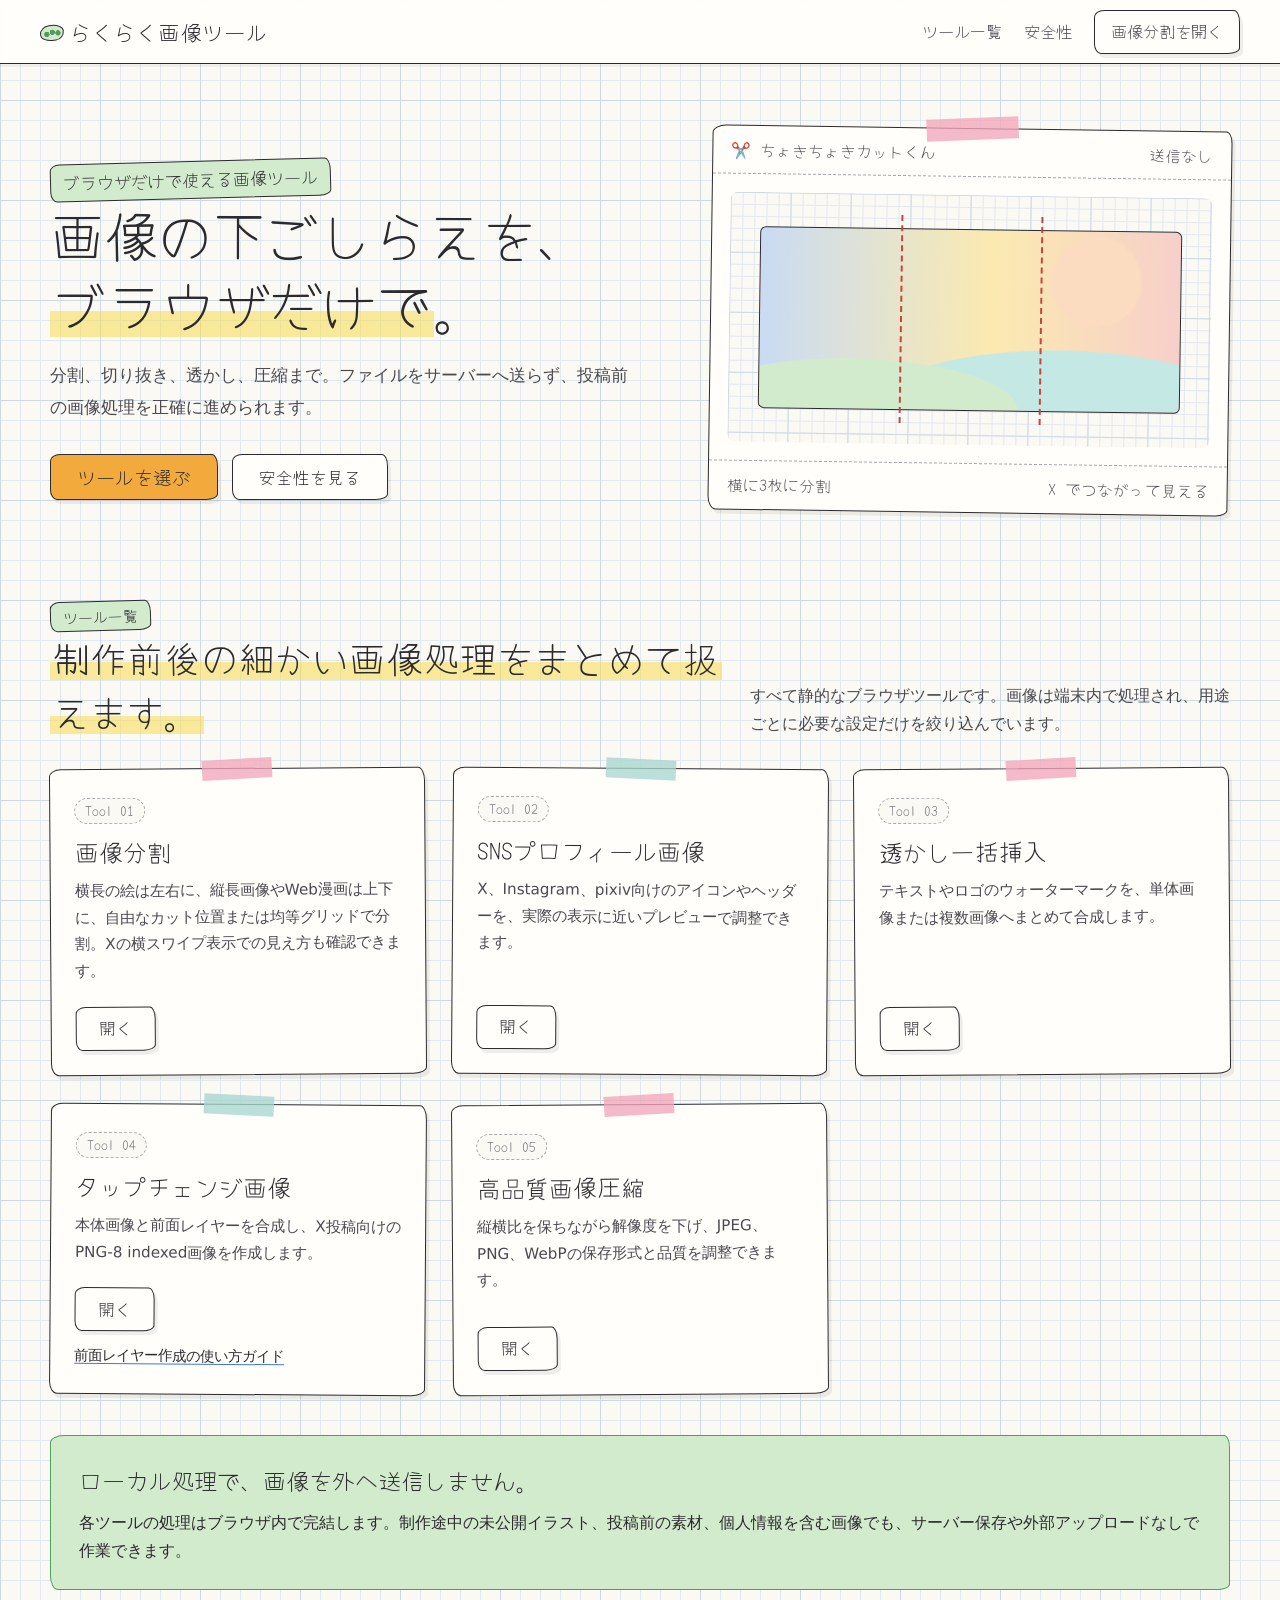
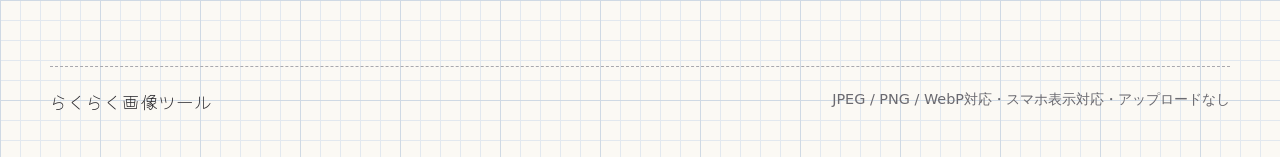
<file: index.html>
<!doctype html>
<html lang="ja">
<head>
  <meta charset="utf-8">
  <meta name="viewport" content="width=device-width, initial-scale=1">
  <title>らくらく画像ツール | ブラウザ完結の画像処理ユーティリティ</title>
  <meta name="description" content="画像分割、SNSプロフィール画像作成、透かし挿入、タップチェンジ画像作成、画像縮小など、クリエイターの作業を効率化する無料ツール集です。すべてブラウザ内で安全に処理されます。">
  <link rel="stylesheet" href="assets/styles.css?v=20261113b">
  <script src="assets/site.js?v=20261114"></script>
  <script async src="https://pagead2.googlesyndication.com/pagead/js/adsbygoogle.js?client=ca-pub-3769360007517865" crossorigin="anonymous"></script>
</head>
<body class="home-page">
  <nav class="site-nav" aria-label="メインナビゲーション">
    <a href="index.html" class="site-brand">らくらく画像ツール</a>
    <div class="site-links">
      <a href="#tools">ツール一覧</a>
      <a href="#privacy">安全性</a>
      <a href="splitter.html" class="site-cta">画像分割を開く</a>
    </div>
  </nav>

  <header class="home-hero">
    <div class="home-hero__inner">
      <div>
        <p class="home-eyebrow">ブラウザだけで使える画像ツール</p>
        <h1>画像の下ごしらえを、<br><span class="mark">ブラウザだけで</span>。</h1>
        <p>分割、切り抜き、透かし、圧縮まで。ファイルをサーバーへ送らず、投稿前の画像処理を正確に進められます。</p>
        <div class="hero-actions">
          <a href="#tools" class="site-cta">ツールを選ぶ</a>
          <a href="#privacy" class="btn-outline">安全性を見る</a>
        </div>
      </div>

      <div class="editor-preview" aria-label="画像分割ツールのプレビュー">
        <div class="editor-preview__bar">
          <span>✂️ ちょきちょきカットくん</span>
          <span>送信なし</span>
        </div>
        <div class="editor-preview__canvas">
          <div class="editor-preview__image"></div>
        </div>
        <div class="editor-preview__footer">
          <span>横に3枚に分割</span>
          <span>X でつながって見える</span>
        </div>
      </div>
    </div>
  </header>

  <main>
    <section class="section" id="tools">
      <div class="section__inner">
        <div class="section-heading">
          <div>
            <p class="home-eyebrow">ツール一覧</p>
            <h2>制作前後の細かい画像処理をまとめて扱えます。</h2>
          </div>
          <p>すべて静的なブラウザツールです。画像は端末内で処理され、用途ごとに必要な設定だけを絞り込んでいます。</p>
        </div>

        <div class="tool-grid">
          <article class="tool-card">
            <span class="tool-kicker">Tool 01</span>
            <h2>画像分割</h2>
            <p>横長の絵は左右に、縦長画像やWeb漫画は上下に、自由なカット位置または均等グリッドで分割。Xの横スワイプ表示での見え方も確認できます。</p>
            <a href="splitter.html" class="btn">開く</a>
          </article>

          <article class="tool-card">
            <span class="tool-kicker">Tool 02</span>
            <h2>SNSプロフィール画像</h2>
            <p>X、Instagram、pixiv向けのアイコンやヘッダーを、実際の表示に近いプレビューで調整できます。</p>
            <a href="cropper.html" class="btn">開く</a>
          </article>

          <article class="tool-card">
            <span class="tool-kicker">Tool 03</span>
            <h2>透かし一括挿入</h2>
            <p>テキストやロゴのウォーターマークを、単体画像または複数画像へまとめて合成します。</p>
            <a href="watermark.html" class="btn">開く</a>
          </article>

          <article class="tool-card">
            <span class="tool-kicker">Tool 04</span>
            <h2>タップチェンジ画像</h2>
            <p>本体画像と前面レイヤーを合成し、X投稿向けのPNG-8 indexed画像を作成します。</p>
            <a href="tap-change.html" class="btn">開く</a>
            <a href="front-layer-guide.html" class="tool-sub-link">前面レイヤー作成の使い方ガイド</a>
          </article>

          <article class="tool-card">
            <span class="tool-kicker">Tool 05</span>
            <h2>高品質画像圧縮</h2>
            <p>縦横比を保ちながら解像度を下げ、JPEG、PNG、WebPの保存形式と品質を調整できます。</p>
            <a href="image-resolution-downsizer.html" class="btn">開く</a>
          </article>
        </div>

        <div class="privacy-strip" id="privacy">
          <h3>ローカル処理で、画像を外へ送信しません。</h3>
          <p>各ツールの処理はブラウザ内で完結します。制作途中の未公開イラスト、投稿前の素材、個人情報を含む画像でも、サーバー保存や外部アップロードなしで作業できます。</p>
        </div>
      </div>
    </section>
  </main>

  <footer class="site-footer">
    <div class="section__inner">
      <span>らくらく画像ツール</span>
      <span>JPEG / PNG / WebP対応・スマホ表示対応・アップロードなし</span>
    </div>
  </footer>
</body>
</html>
</file>
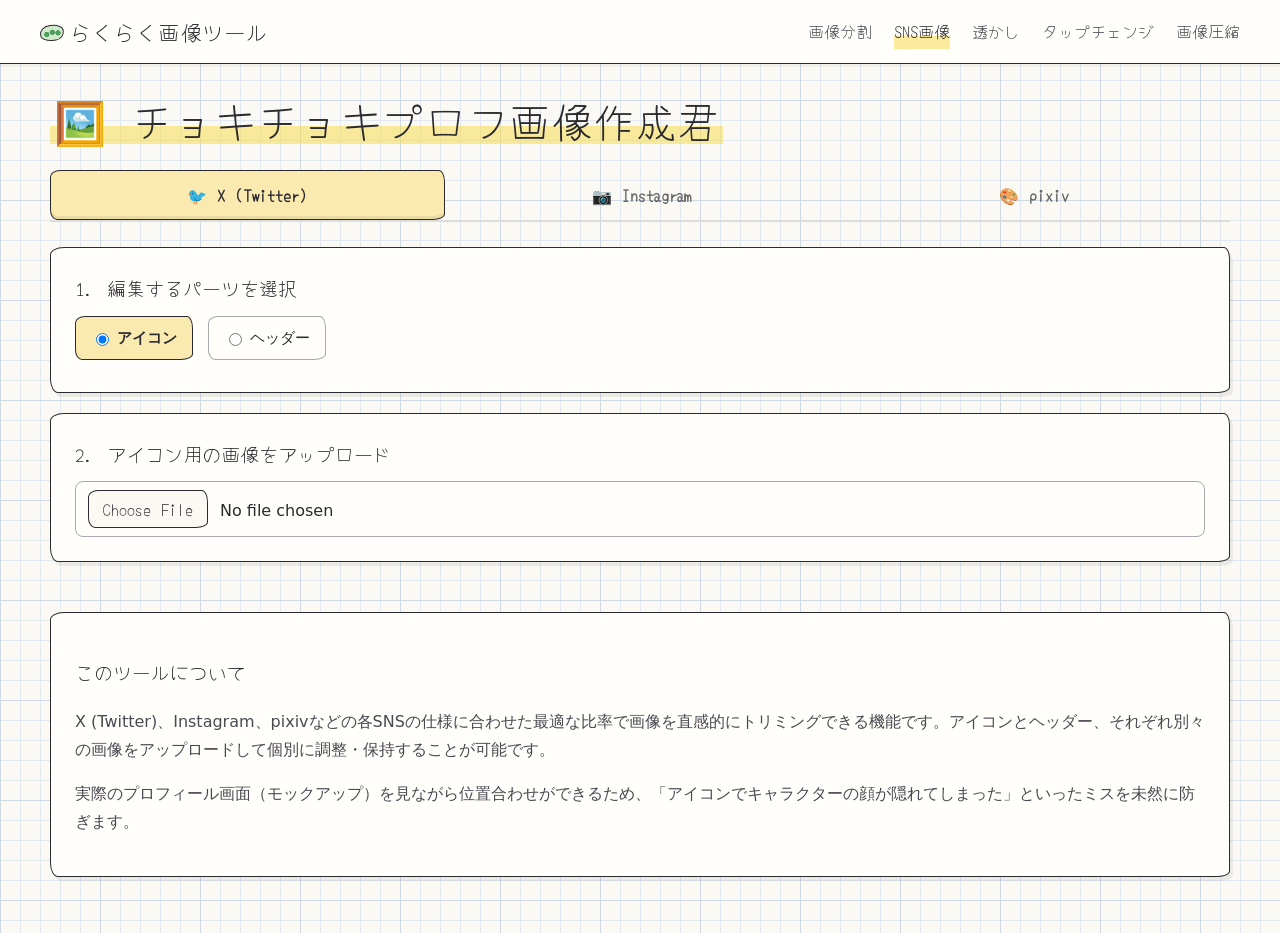
<file: cropper.html>
<!DOCTYPE html>
<html lang="ja">
<head>
    <meta charset="UTF-8">
    <meta name="viewport" content="width=device-width, initial-scale=1.0">
    <title>チョキチョキプロフ画像作成君 | X・Instagram・pixiv対応SNSプロフ画像作成ツール</title>
    <link rel="icon" href="data:image/svg+xml,<svg xmlns=%22http://www.w3.org/2000/svg%22 viewBox=%220 0 100 100%22><text y=%22.9em%22 font-size=%2290%22>🖼️</text></svg>">
    <meta name="description" content="X(Twitter)、Instagram、pixivのヘッダー・アイコン用画像をドラッグとズームで直感的に作成できる無料ツール。実際の画面を模したリアルタイムプレビューで確認できます。">
    <style>
        /* 基本・共通CSS */
        body { font-family: 'Helvetica Neue', Arial, sans-serif; background-color: #f4f7f6; color: #333; margin: 0; line-height: 1.6; }
        .navbar { background: #fff; padding: 15px 30px; box-shadow: 0 2px 4px rgba(0,0,0,0.1); display: flex; justify-content: space-between; align-items: center; }
        .navbar a { text-decoration: none; color: #333; font-weight: bold; }
        .nav-links a { margin-left: 20px; color: #005fcc; }
        .nav-links a:hover { text-decoration: underline; }
        
        .container { max-width: 750px; margin: 30px auto; background: #fff; padding: 30px; border-radius: 8px; box-shadow: 0 4px 6px rgba(0,0,0,0.1); }
        h1 { font-size: 1.6rem; text-align: center; margin-bottom: 20px; color: #222; border-bottom: 2px solid #005fcc; padding-bottom: 10px; display: inline-block; width: 100%;}
        
        /* SNS切り替えタブ */
        .sns-tabs { display: flex; border-bottom: 2px solid #ddd; margin-bottom: 25px; }
        .sns-tab-btn { flex: 1; padding: 12px 5px; text-align: center; cursor: pointer; font-weight: bold; font-size: 1rem; border: none; background: transparent; color: #666; transition: all 0.3s; }
        .sns-tab-btn:hover { background: #f8f9fa; }
        .sns-tab-btn[data-sns="x"].active { color: #1da1f2; border-bottom: 3px solid #1da1f2; }
        .sns-tab-btn[data-sns="instagram"].active { color: #E1306C; border-bottom: 3px solid #E1306C; }
        .sns-tab-btn[data-sns="pixiv"].active { color: #0096fa; border-bottom: 3px solid #0096fa; }

        .form-group { margin-bottom: 20px; padding-bottom: 15px; border-bottom: 1px solid #eee; }
        .form-group:last-child { border-bottom: none; }
        label { display: block; font-weight: bold; margin-bottom: 8px; color: #444; }
        input[type="file"], input[type="range"] { width: 100%; padding: 10px; border: 1px solid #ccc; border-radius: 4px; box-sizing: border-box; font-size: 1rem; }
        input[type="range"] { margin: 10px 0; cursor: pointer; border: none; padding: 0;}
        
        .radio-group { display: flex; gap: 15px; margin-top: 5px; flex-wrap: wrap; }
        .radio-group label { font-weight: normal; display: flex; align-items: center; gap: 5px; cursor: pointer; background: #f1f3f5; padding: 8px 15px; border-radius: 20px; border: 1px solid #ddd; transition: 0.2s;}
        .radio-group input[type="radio"]:checked + span { font-weight: bold; color: #005fcc; }
        .radio-group label:hover { background: #e2e6ea; }

        button { padding: 12px; border: none; border-radius: 4px; font-size: 1rem; cursor: pointer; transition: background 0.2s; }
        .btn-primary { width: 100%; background-color: #005fcc; color: white; margin-top: 10px; font-weight: bold; font-size: 1.1rem; padding: 15px;}
        .btn-primary:hover { background-color: #0056b3; }
        .btn-warning { background-color: #b45309; color: white; font-weight: bold; padding: 12px 30px; box-shadow: 0 4px 6px rgba(0,0,0,0.1); }
        .btn-warning:hover { background-color: #8a3500; }

        /* クロップ特有CSS */
        .crop-workspace { position: relative; width: 100%; max-width: 600px; margin: 0 auto; border: 2px solid #ddd; border-radius: 8px; overflow: hidden; background: #e9ecef; touch-action: none; }
        #cropCanvas { display: block; width: 100%; height: auto; cursor: grab; }
        #cropCanvas:active { cursor: grabbing; }
        .zoom-controls { display: flex; align-items: center; gap: 10px; margin-top: 15px; padding: 10px; background: #f8f9fa; border-radius: 8px; }
        
        /* モックアップ共通設定 */
        .mockup-container { margin-top: 30px; display: none; }
        .mockup-title { text-align: center; margin-top: 30px; font-size: 1.3rem; }
        .mockup-desc { text-align: center; font-size: 0.85rem; color: #666; margin-top: -10px; margin-bottom: 15px; }

        /* X (Twitter) モックアップ */
        .x-profile-mockup { border: 1px solid #cfd9de; border-radius: 12px; overflow: hidden; background: #fff; max-width: 600px; margin: 0 auto; box-shadow: 0 4px 10px rgba(0,0,0,0.05); }
        .x-header-area { width: 100%; aspect-ratio: 3 / 1; background: #c4cfd6; position: relative; overflow: hidden; }
        .x-header-area img { width: 100%; height: 100%; object-fit: cover; }
        .x-icon-area { width: 22%; aspect-ratio: 1 / 1; background: #fff; border-radius: 50%; border: 4px solid #fff; position: relative; margin-top: -11%; margin-left: 4%; overflow: hidden; z-index: 2; box-shadow: 0 0 2px rgba(0,0,0,0.2); }
        .x-icon-area img { width: 100%; height: 100%; object-fit: cover; }
        .x-profile-text { padding: 10px 20px 20px; }
        .x-profile-name { font-weight: 800; font-size: 1.2rem; line-height: 1.2; }
        .x-profile-id { color: #536471; font-size: 0.95rem; margin-bottom: 10px; }

        /* Instagram モックアップ */
        .ig-profile-mockup { border: 1px solid #cfd9de; border-radius: 12px; background: #fff; max-width: 500px; margin: 0 auto; padding: 20px; box-shadow: 0 4px 10px rgba(0,0,0,0.05); }
        .ig-header { display: flex; align-items: center; }
        .ig-icon-area { width: 80px; height: 80px; border-radius: 50%; overflow: hidden; border: 1px solid #eee; flex-shrink: 0; background: #f4f4f4; }
        .ig-icon-area img { width: 100%; height: 100%; object-fit: cover; }
        .ig-stats { display: flex; justify-content: space-around; flex-grow: 1; margin-left: 20px; text-align: center; font-size: 0.9rem; color: #262626;}
        .ig-stat-num { font-weight: bold; font-size: 1.1rem; display: block; color: #000; }
        .ig-bio { margin-top: 15px; font-size: 0.9rem; color: #262626; }
        .ig-bio-name { font-weight: bold; display: block; margin-bottom: 2px; }

        /* pixiv モックアップ */
        .px-profile-mockup { border: 1px solid #cfd9de; border-radius: 12px; overflow: hidden; background: #fff; max-width: 600px; margin: 0 auto; box-shadow: 0 4px 10px rgba(0,0,0,0.05); text-align: center; }
        .px-header-area { width: 100%; aspect-ratio: 2 / 1; background: #f4f4f4; position: relative; }
        .px-header-area img { width: 100%; height: 100%; object-fit: cover; }
        .px-icon-area { width: 100px; height: 100px; border-radius: 50%; border: 4px solid #fff; margin: -50px auto 10px; position: relative; z-index: 2; background: #fff; box-shadow: 0 2px 4px rgba(0,0,0,0.1); overflow: hidden; }
        .px-icon-area img { width: 100%; height: 100%; object-fit: cover; }
        .px-profile-name { font-weight: bold; font-size: 1.2rem; margin-bottom: 20px; color: #333; }
        
        #cropResultArea { margin-top: 40px; border-top: 3px solid #1f7a38; padding-top: 20px; display: none; }
        .result-grid { display: grid; gap: 15px; grid-template-columns: repeat(auto-fit, minmax(150px, 1fr)); margin-bottom: 20px; }
        .result-item { text-align: center; background: #fdfdfd; padding: 15px; border: 1px solid #ddd; border-radius: 8px; }
        .download-btn { display: inline-block; background-color: #1f7a38; color: white; padding: 8px 15px; text-decoration: none; border-radius: 4px; font-weight: bold; font-size: 0.9rem; width: 100%; box-sizing: border-box;}
        .seo-content { margin-top: 50px; border-top: 2px solid #eee; padding-top: 30px; color: #444; }
    </style>
    <link rel="stylesheet" href="assets/styles.css?v=20261113b">
    <script src="assets/site.js?v=20261114"></script>
    <script async src="https://pagead2.googlesyndication.com/pagead/js/adsbygoogle.js?client=ca-pub-3769360007517865"
     crossorigin="anonymous"></script>
</head>
<body class="tool-page cropper-page">

    <nav class="navbar" aria-label="メインナビゲーション">
  <a href="index.html" class="brand">らくらく画像ツール</a>
  <div class="nav-links" aria-label="ツール一覧">
    <a href="splitter.html">画像分割</a>
    <a href="cropper.html">SNS画像</a>
    <a href="watermark.html">透かし</a>
    <a href="tap-change.html">タップチェンジ</a>
    <a href="image-resolution-downsizer.html">画像圧縮</a>
  </div>
</nav>

    <div class="container">
        <h1>🖼️ チョキチョキプロフ画像作成君</h1>

        <div class="sns-tabs">
            <button type="button" class="sns-tab-btn active" data-sns="x">🐦 X (Twitter)</button>
            <button type="button" class="sns-tab-btn" data-sns="instagram">📷 Instagram</button>
            <button type="button" class="sns-tab-btn" data-sns="pixiv">🎨 pixiv</button>
        </div>

        <div class="form-group">
            <label>1. 編集するパーツを選択</label>
            <div class="radio-group" id="partRadioGroup">
                <label><input type="radio" name="cropTarget" value="icon" checked> <span>アイコン</span></label>
                <label id="headerRadioWrapper"><input type="radio" name="cropTarget" value="header"> <span>ヘッダー</span></label>
            </div>
        </div>

        <div class="form-group">
            <label id="cropUploadLabel" for="cropImageInput">2. アイコン用の画像をアップロード</label>
            <input type="file" id="cropImageInput" accept="image/png, image/jpeg, image/webp">
        </div>

        <div id="cropWorkspaceGroup" style="display: none;">
            <label>3. 位置とズームを調整 <br><small style="font-weight:normal; color:#666;">※画像をドラッグで移動、マウスホイールでズームできます！</small></label>
            
            <div class="crop-workspace">
                <canvas id="cropCanvas" width="600" height="400" aria-label="トリミング位置を調整する画像プレビュー"></canvas>
            </div>
            
            <div class="zoom-controls">
                <span>➖</span>
                <input type="range" id="cropZoom" step="0.01">
                <span>➕</span>
            </div>

            <div id="mockup-x" class="mockup-container" style="display: block;">
                <h3 class="mockup-title" style="color: #1da1f2;">📱 X (Twitter) プレビュー</h3>
                <p class="mockup-desc">アイコンとヘッダーを別々にアップロードして、全体のバランスを確認できます。</p>
                <div class="x-profile-mockup">
                    <div class="x-header-area">
                        <img id="xMockHeader" alt="Xヘッダープレビュー" src="data:image/svg+xml,%3Csvg xmlns='http://www.w3.org/2000/svg' width='600' height='200'%3E%3Crect width='600' height='200' fill='%23c4cfd6'/%3E%3C/svg%3E">
                    </div>
                    <div class="x-icon-area">
                        <img id="xMockIcon" alt="Xアイコンプレビュー" src="data:image/svg+xml,%3Csvg xmlns='http://www.w3.org/2000/svg' width='200' height='200'%3E%3Crect width='200' height='200' fill='%23e1e8ed'/%3E%3C/svg%3E">
                    </div>
                    <div class="x-profile-text">
                        <div class="x-profile-name">あなたの名前</div>
                        <div class="x-profile-id">@your_account_id</div>
                        <p style="font-size: 0.9rem; color: #333; margin-top: 10px;">プレビュー画面です。画像を動かすとここにもリアルタイムで反映されます！</p>
                    </div>
                </div>
            </div>

            <div id="mockup-instagram" class="mockup-container">
                <h3 class="mockup-title" style="color: #E1306C;">📱 Instagram プレビュー</h3>
                <p class="mockup-desc">正方形の画像が丸くトリミングされた際の見た目を確認できます。</p>
                <div class="ig-profile-mockup">
                    <div class="ig-header">
                        <div class="ig-icon-area">
                            <img id="igMockIcon" alt="Instagramアイコンプレビュー" src="data:image/svg+xml,%3Csvg xmlns='http://www.w3.org/2000/svg' width='100' height='100'%3E%3Crect width='100' height='100' fill='%23e1e8ed'/%3E%3C/svg%3E">
                        </div>
                        <div class="ig-stats">
                            <div><span class="ig-stat-num">123</span>投稿</div>
                            <div><span class="ig-stat-num">1.5万</span>フォロワー</div>
                            <div><span class="ig-stat-num">100</span>フォロー中</div>
                        </div>
                    </div>
                    <div class="ig-bio">
                        <span class="ig-bio-name">あなたの名前</span>
                        プレビュー画面です。<br>画像を動かすとアイコンにリアルタイムで反映されます！
                    </div>
                </div>
            </div>

            <div id="mockup-pixiv" class="mockup-container">
                <h3 class="mockup-title" style="color: #0096fa;">📱 pixiv プレビュー</h3>
                <p class="mockup-desc">2:1のヘッダーとアイコンのバランスを調整できます。</p>
                <div class="px-profile-mockup">
                    <div class="px-header-area">
                        <img id="pxMockHeader" alt="pixivヘッダープレビュー" src="data:image/svg+xml,%3Csvg xmlns='http://www.w3.org/2000/svg' width='600' height='300'%3E%3Crect width='600' height='300' fill='%23c4cfd6'/%3E%3C/svg%3E">
                    </div>
                    <div class="px-icon-area">
                        <img id="pxMockIcon" alt="pixivアイコンプレビュー" src="data:image/svg+xml,%3Csvg xmlns='http://www.w3.org/2000/svg' width='100' height='100'%3E%3Crect width='100' height='100' fill='%23e1e8ed'/%3E%3C/svg%3E">
                    </div>
                    <div class="px-profile-name">あなたの名前</div>
                </div>
            </div>

            <button id="cropProcessBtn" type="button" class="btn-primary" style="margin-top: 25px;">💾 設定したパーツを一括出力</button>
        </div>

        <div id="cropResultArea">
            <h2 style="text-align: center; color: #1f7a38;">完成した画像</h2>
            <div style="text-align: center; margin-bottom: 20px;">
                <button id="cropDownloadAllBtn" type="button" class="btn-warning" style="display:none;">📦 すべて一括保存</button>
            </div>
            <div id="cropResultContainer" class="result-grid"></div>
        </div>

        <div class="seo-content">
            <h3>このツールについて</h3>
            <p>X (Twitter)、Instagram、pixivなどの各SNSの仕様に合わせた最適な比率で画像を直感的にトリミングできる機能です。アイコンとヘッダー、それぞれ別々の画像をアップロードして個別に調整・保持することが可能です。</p>
            <p>実際のプロフィール画面（モックアップ）を見ながら位置合わせができるため、「アイコンでキャラクターの顔が隠れてしまった」といったミスを未然に防ぎます。</p>
        </div>
    </div>

<script>
    function loadImage(file) { return new Promise((r, j) => { const url = URL.createObjectURL(file); const i = new Image(); i.onload = () => { URL.revokeObjectURL(url); r(i); }; i.onerror = error => { URL.revokeObjectURL(url); j(error); }; i.src = url; }); }

    // 全SNS・全パーツの状態を独立して保持
    const states = { 
        x: { icon: { img: null, scale: 1, posX: 0, posY: 0 }, header: { img: null, scale: 1, posX: 0, posY: 0 } },
        instagram: { icon: { img: null, scale: 1, posX: 0, posY: 0 } }, // Instagramはアイコンのみ
        pixiv: { icon: { img: null, scale: 1, posX: 0, posY: 0 }, header: { img: null, scale: 1, posX: 0, posY: 0 } }
    };

    let activeSNS = 'x';
    let activeTarget = 'icon'; 
    let isPanning = false; let startX = 0, startY = 0;
    
    const canvas = document.getElementById('cropCanvas'); 
    const ctx = canvas.getContext('2d');
    const zoomSlider = document.getElementById('cropZoom');
    const CANVAS_W = 600; const CANVAS_H = 400;

    // --- SNS切り替え処理 ---
    document.querySelectorAll('.sns-tab-btn').forEach(btn => {
        btn.addEventListener('click', (e) => {
            document.querySelectorAll('.sns-tab-btn').forEach(b => b.classList.remove('active'));
            e.target.classList.add('active');
            activeSNS = e.target.dataset.sns;

            // Instagram選択時はヘッダーを隠してアイコンに強制
            const headerRadioWrapper = document.getElementById('headerRadioWrapper');
            if (activeSNS === 'instagram') {
                headerRadioWrapper.style.display = 'none';
                if (activeTarget === 'header') {
                    document.querySelector('input[name="cropTarget"][value="icon"]').checked = true;
                    activeTarget = 'icon';
                }
            } else {
                headerRadioWrapper.style.display = 'flex';
            }

            // モックアップの切り替え
            document.getElementById('mockup-x').style.display = activeSNS === 'x' ? 'block' : 'none';
            document.getElementById('mockup-instagram').style.display = activeSNS === 'instagram' ? 'block' : 'none';
            document.getElementById('mockup-pixiv').style.display = activeSNS === 'pixiv' ? 'block' : 'none';

            updateUIForCurrentState();
        });
    });

    // --- パーツ切り替え処理 ---
    document.getElementsByName('cropTarget').forEach(r => r.addEventListener('change', e => {
        activeTarget = e.target.value;
        updateUIForCurrentState();
    }));

    function updateUIForCurrentState() {
        const targetName = activeTarget === 'icon' ? 'アイコン' : 'ヘッダー';
        document.getElementById('cropUploadLabel').textContent = `2. ${targetName}用の画像をアップロード`;
        document.getElementById('cropImageInput').value = ''; 
        document.getElementById('cropProcessBtn').textContent = `💾 ${activeSNS.toUpperCase()}用に出力する`;
        
        if (states[activeSNS][activeTarget].img) {
            document.getElementById('cropWorkspaceGroup').style.display = 'block'; 
            updateSliderRange(); 
            draw();
        } else {
            // 現在のパーツに画像がない場合、空キャンバスを描画するか隠す
            const other = activeTarget === 'icon' ? 'header' : 'icon';
            if (states[activeSNS][other] && states[activeSNS][other].img) {
                drawEmptyCanvas();
            } else {
                document.getElementById('cropWorkspaceGroup').style.display = 'none';
            }
        }
    }

    function drawEmptyCanvas() {
        ctx.clearRect(0, 0, CANVAS_W, CANVAS_H); 
        ctx.fillStyle = '#ccc'; ctx.fillRect(0, 0, CANVAS_W, CANVAS_H);
        ctx.fillStyle = '#333'; ctx.font = "bold 20px sans-serif"; ctx.textAlign = "center"; 
        ctx.fillText("画像をアップロードしてください", CANVAS_W/2, CANVAS_H/2);
    }

    // --- 画像アップロード ---
    document.getElementById('cropImageInput').addEventListener('change', async (e) => {
        if (!e.target.files[0]) return;
        states[activeSNS][activeTarget].img = await loadImage(e.target.files[0]);
        document.getElementById('cropWorkspaceGroup').style.display = 'block'; 
        document.getElementById('cropResultArea').style.display = 'none';
        resetView();
    });

    // 各SNSの設定値 (キャンバス内座標と出力サイズ)
    function getConfig() {
        if (activeSNS === 'x') {
            return activeTarget === 'icon' 
                ? { w: 300, h: 300, x: 150, y: 50, radius: 150, outW: 400, outH: 400 } 
                : { w: 600, h: 200, x: 0, y: 100, radius: 0, outW: 1500, outH: 500 };
        } else if (activeSNS === 'instagram') {
            return { w: 300, h: 300, x: 150, y: 50, radius: 150, outW: 400, outH: 400 };
        } else if (activeSNS === 'pixiv') {
            // pixivのヘッダーは2:1なので、600x300の枠を描画
            return activeTarget === 'icon' 
                ? { w: 300, h: 300, x: 150, y: 50, radius: 150, outW: 500, outH: 500 } 
                : { w: 600, h: 300, x: 0, y: 50, radius: 0, outW: 1200, outH: 600 }; 
        }
    }

    function clampState() {
        const s = states[activeSNS][activeTarget]; if (!s.img) return;
        const conf = getConfig();
        const minScale = Math.max(conf.w / s.img.width, conf.h / s.img.height);
        if (s.scale < minScale) s.scale = minScale;
        s.posX = Math.max(conf.x + conf.w - s.img.width * s.scale, Math.min(s.posX, conf.x));
        s.posY = Math.max(conf.y + conf.h - s.img.height * s.scale, Math.min(s.posY, conf.y));
    }

    function resetView() {
        const s = states[activeSNS][activeTarget]; if (!s.img) return;
        const conf = getConfig();
        s.scale = Math.max(conf.w / s.img.width, conf.h / s.img.height);
        s.posX = conf.x + (conf.w - s.img.width * s.scale) / 2; s.posY = conf.y + (conf.h - s.img.height * s.scale) / 2;
        clampState(); updateSliderRange(); draw();
    }

    function updateSliderRange() {
        const s = states[activeSNS][activeTarget]; if (!s.img) return;
        const conf = getConfig(); const minScale = Math.max(conf.w / s.img.width, conf.h / s.img.height);
        zoomSlider.min = minScale; zoomSlider.max = minScale * 4; zoomSlider.value = s.scale;
    }

    function applyZoom(newScale) {
        const s = states[activeSNS][activeTarget]; if (!s.img) return;
        newScale = Math.max(parseFloat(zoomSlider.min), Math.min(newScale, parseFloat(zoomSlider.max)));
        const conf = getConfig(); const centerX = conf.x + conf.w / 2; const centerY = conf.y + conf.h / 2;
        s.posX = centerX - (centerX - s.posX) * (newScale / s.scale); s.posY = centerY - (centerY - s.posY) * (newScale / s.scale);
        s.scale = newScale; clampState(); zoomSlider.value = s.scale; draw();
    }

    zoomSlider.addEventListener('input', (e) => applyZoom(parseFloat(e.target.value)));
    canvas.addEventListener('wheel', (e) => {
        if (!states[activeSNS][activeTarget].img) return; e.preventDefault(); 
        applyZoom(states[activeSNS][activeTarget].scale - (e.deltaY > 0 ? 0.05 : -0.05));
    }, { passive: false });

    // --- ドラッグ操作 ---
    canvas.addEventListener('pointerdown', e => {
        if (!states[activeSNS][activeTarget].img) return; isPanning = true;
        const rect = canvas.getBoundingClientRect(); const ratio = CANVAS_W / rect.width;
        startX = (e.clientX - rect.left) * ratio - states[activeSNS][activeTarget].posX; 
        startY = (e.clientY - rect.top) * ratio - states[activeSNS][activeTarget].posY;
        canvas.setPointerCapture(e.pointerId);
    });
    canvas.addEventListener('pointermove', e => {
        if (!isPanning) return;
        const rect = canvas.getBoundingClientRect(); const ratio = CANVAS_W / rect.width;
        states[activeSNS][activeTarget].posX = (e.clientX - rect.left) * ratio - startX; 
        states[activeSNS][activeTarget].posY = (e.clientY - rect.top) * ratio - startY;
        clampState(); draw();
    });
    const endDrag = () => { isPanning = false; };
    canvas.addEventListener('pointerup', endDrag); canvas.addEventListener('pointercancel', endDrag);

    // --- 描画処理 ---
    function draw() {
        const s = states[activeSNS][activeTarget]; 
        if (!s.img) { drawEmptyCanvas(); return; }
        
        ctx.clearRect(0, 0, CANVAS_W, CANVAS_H); 
        ctx.drawImage(s.img, s.posX, s.posY, s.img.width * s.scale, s.img.height * s.scale);
        
        const conf = getConfig();
        ctx.fillStyle = 'rgba(0, 0, 0, 0.7)'; ctx.beginPath(); ctx.rect(0, 0, CANVAS_W, CANVAS_H);
        
        if (activeTarget === 'icon') {
            ctx.moveTo(conf.x + conf.w/2 + conf.radius, conf.y + conf.h/2); 
            ctx.arc(conf.x + conf.w/2, conf.y + conf.h/2, conf.radius, 0, Math.PI * 2, true);
        } else {
            ctx.moveTo(conf.x, conf.y); ctx.lineTo(conf.x, conf.y + conf.h); 
            ctx.lineTo(conf.x + conf.w, conf.y + conf.h); ctx.lineTo(conf.x + conf.w, conf.y); ctx.lineTo(conf.x, conf.y);
        }
        ctx.fill();
        ctx.strokeStyle = '#fff'; ctx.lineWidth = 2; ctx.setLineDash([5, 5]); ctx.stroke(); ctx.setLineDash([]); 
        updateMockup(conf);
    }

    // --- モックアップへ反映 ---
    function updateMockup(conf) {
        const s = states[activeSNS][activeTarget];
        if (!s.img) return;
        const temp = document.createElement('canvas'); temp.width = conf.w; temp.height = conf.h;
        temp.getContext('2d').drawImage(s.img, s.posX - conf.x, s.posY - conf.y, s.img.width * s.scale, s.img.height * s.scale);
        const dataUrl = temp.toDataURL('image/jpeg', 0.8);
        
        if (activeSNS === 'x') {
            document.getElementById(activeTarget === 'icon' ? 'xMockIcon' : 'xMockHeader').src = dataUrl;
        } else if (activeSNS === 'instagram') {
            document.getElementById('igMockIcon').src = dataUrl;
        } else if (activeSNS === 'pixiv') {
            document.getElementById(activeTarget === 'icon' ? 'pxMockIcon' : 'pxMockHeader').src = dataUrl;
        }
    }

    // --- 一括出力処理 ---
    document.getElementById('cropProcessBtn').addEventListener('click', () => {
        const container = document.getElementById('cropResultContainer'); container.innerHTML = ''; let outCount = 0;
        
        // 選択中のSNSに必要なパーツリスト (Instagramならiconのみ)
        const targets = activeSNS === 'instagram' ? ['icon'] : ['icon', 'header'];
        
        targets.forEach(target => {
            const s = states[activeSNS][target]; if (!s.img) return; outCount++;
            
            // 設定値取得のために一時的にactiveTargetを切り替える
            const originalTarget = activeTarget;
            activeTarget = target;
            const conf = getConfig();
            activeTarget = originalTarget; // 元に戻す

            const exp = document.createElement('canvas'); const eCtx = exp.getContext('2d'); 
            exp.width = conf.outW; exp.height = conf.outH;
            
            eCtx.drawImage(s.img, (s.posX - conf.x) * (conf.outW / conf.w), (s.posY - conf.y) * (conf.outW / conf.w), s.img.width * s.scale * (conf.outW / conf.w), s.img.height * s.scale * (conf.outW / conf.w));
            
            const dataUrl = exp.toDataURL('image/png'); const fileName = `${activeSNS}_${target}.png`;
            const div = document.createElement('div'); div.className = 'result-item';
            div.innerHTML = `<h3 style="margin-top:0; color:#1da1f2;">${target === 'icon' ? 'アイコン' : 'ヘッダー'}</h3>
                <img src="${dataUrl}" alt="${target === 'icon' ? 'アイコン' : 'ヘッダー'}出力プレビュー" style="${target === 'icon' ? 'border-radius:50%; max-width:150px;' : 'width:100%;'}">
                <a href="${dataUrl}" download="${fileName}" class="download-btn crop-dl-btn">${RakurakuSave.env === 'pc' ? '⬇️' : '📷'} ${fileName} を保存</a>`;
            container.appendChild(div);
            RakurakuSave.track(div.querySelector('.crop-dl-btn'));
        });
        
        if (outCount === 0) { alert("画像がアップロードされていません。"); return; }
        
        document.getElementById('cropDownloadAllBtn').style.display = outCount >= 2 ? 'inline-block' : 'none';
        document.getElementById('cropResultArea').style.display = 'block'; document.getElementById('cropResultArea').scrollIntoView({ behavior: 'smooth' });
    });

    // 一括保存（スマホは写真アプリ・ギャラリーに入る画像として保存。くわしくは assets/site.js）
    RakurakuSave.bindBulk(document.getElementById('cropDownloadAllBtn'), () => document.querySelectorAll('.crop-dl-btn'));

    // 初期化表示
    updateUIForCurrentState();
</script>

</body>
</html>
</file>
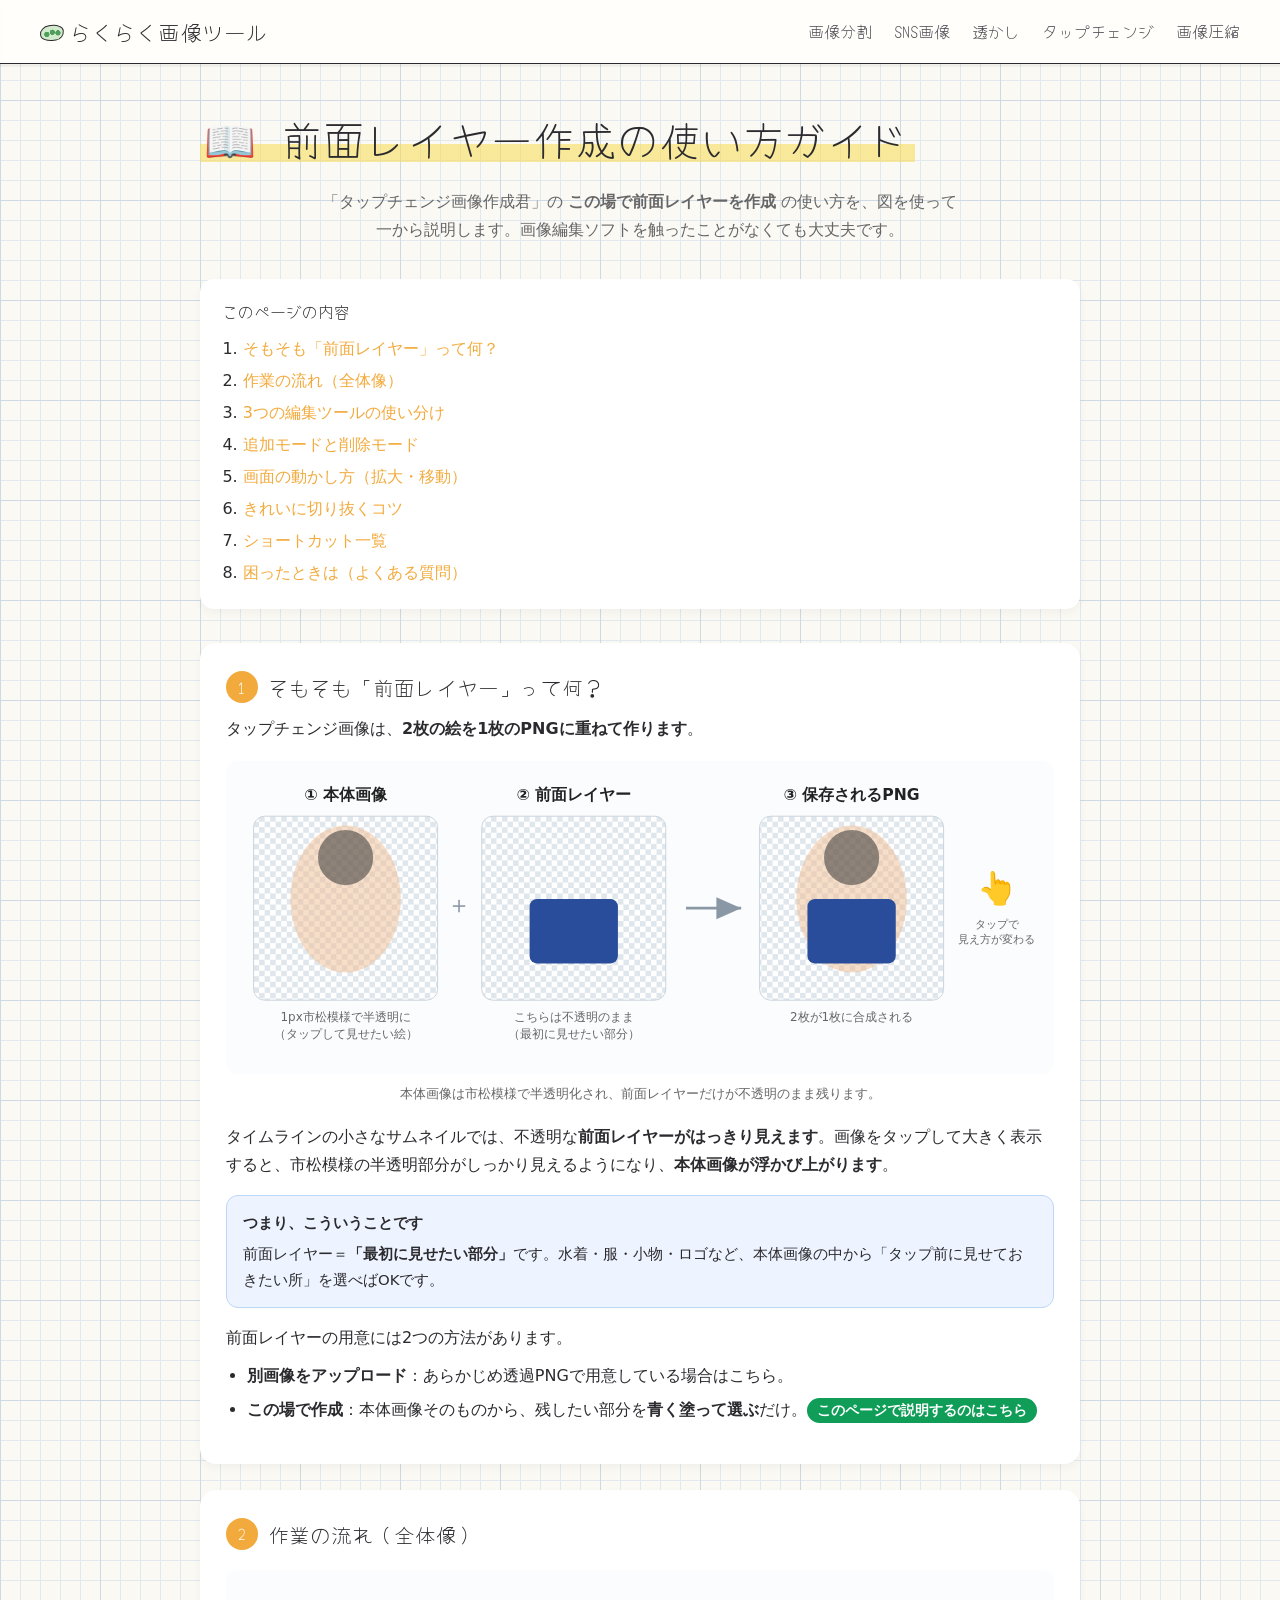
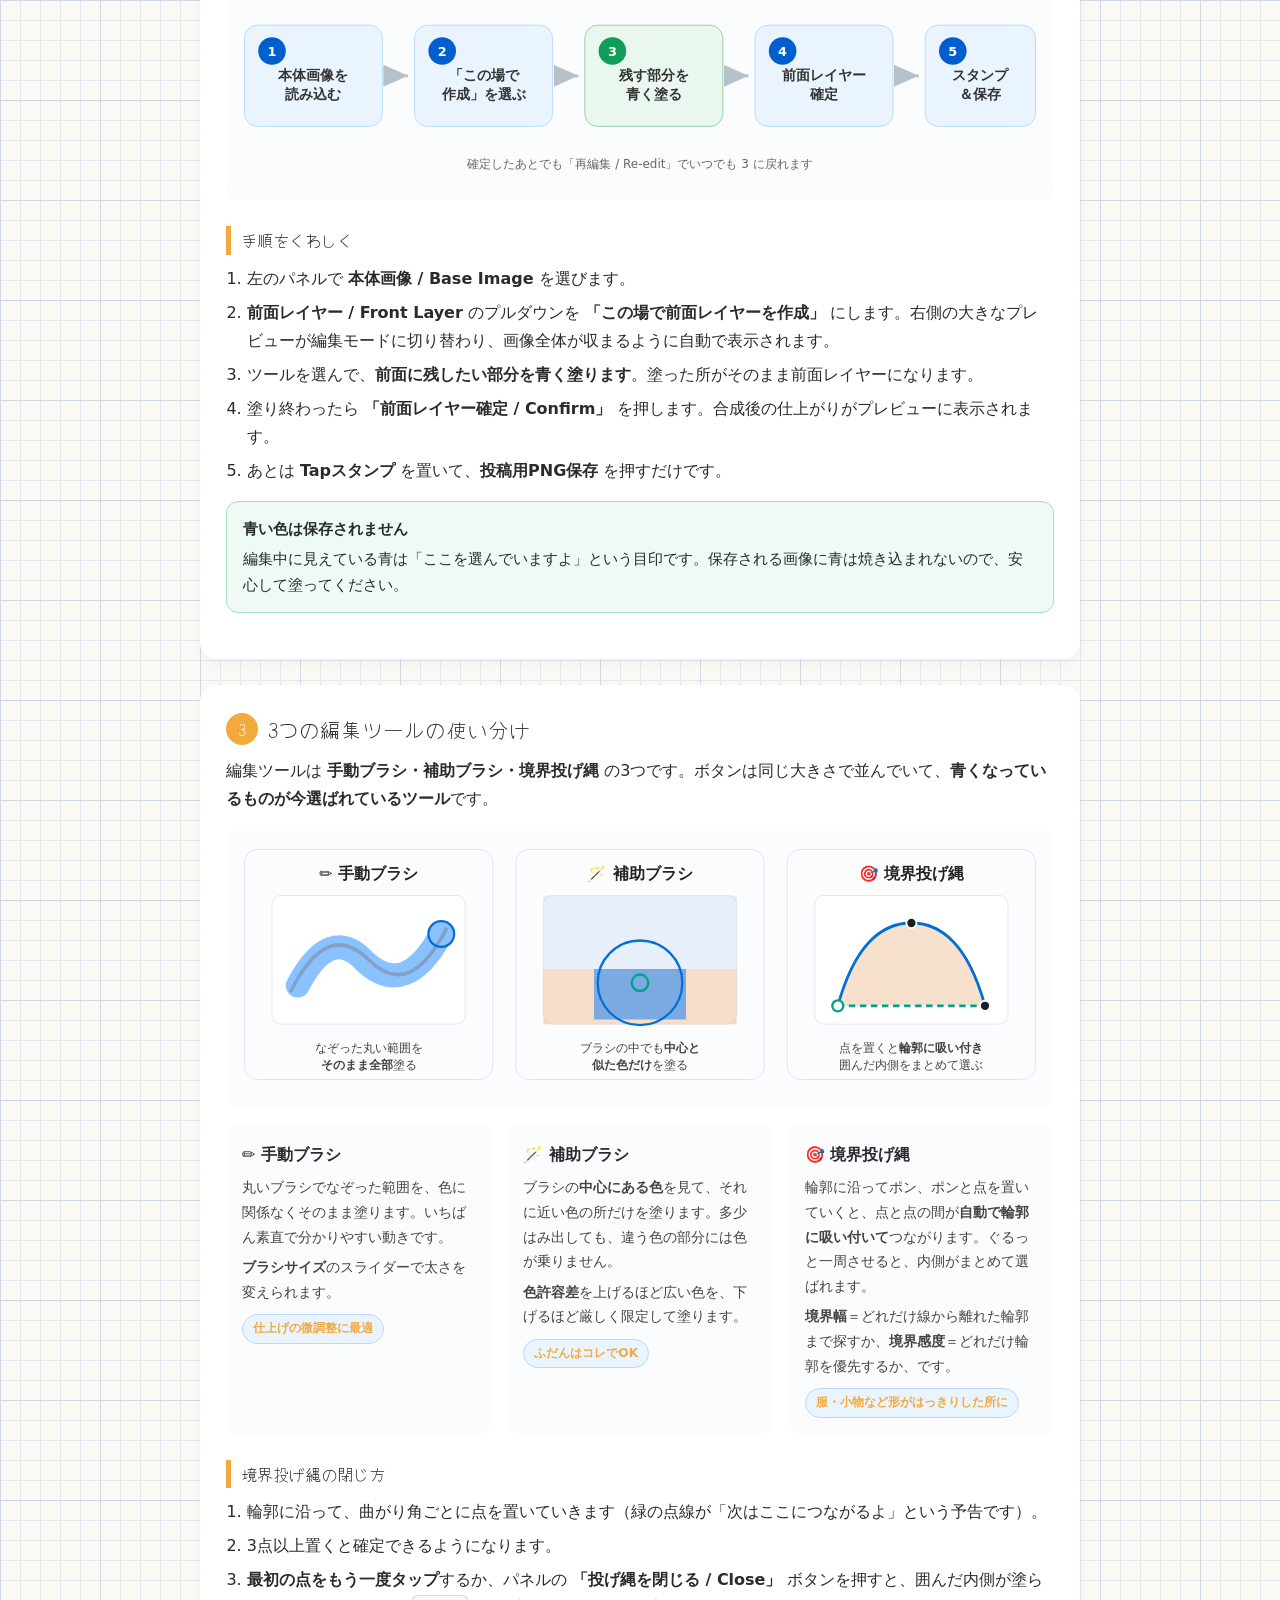
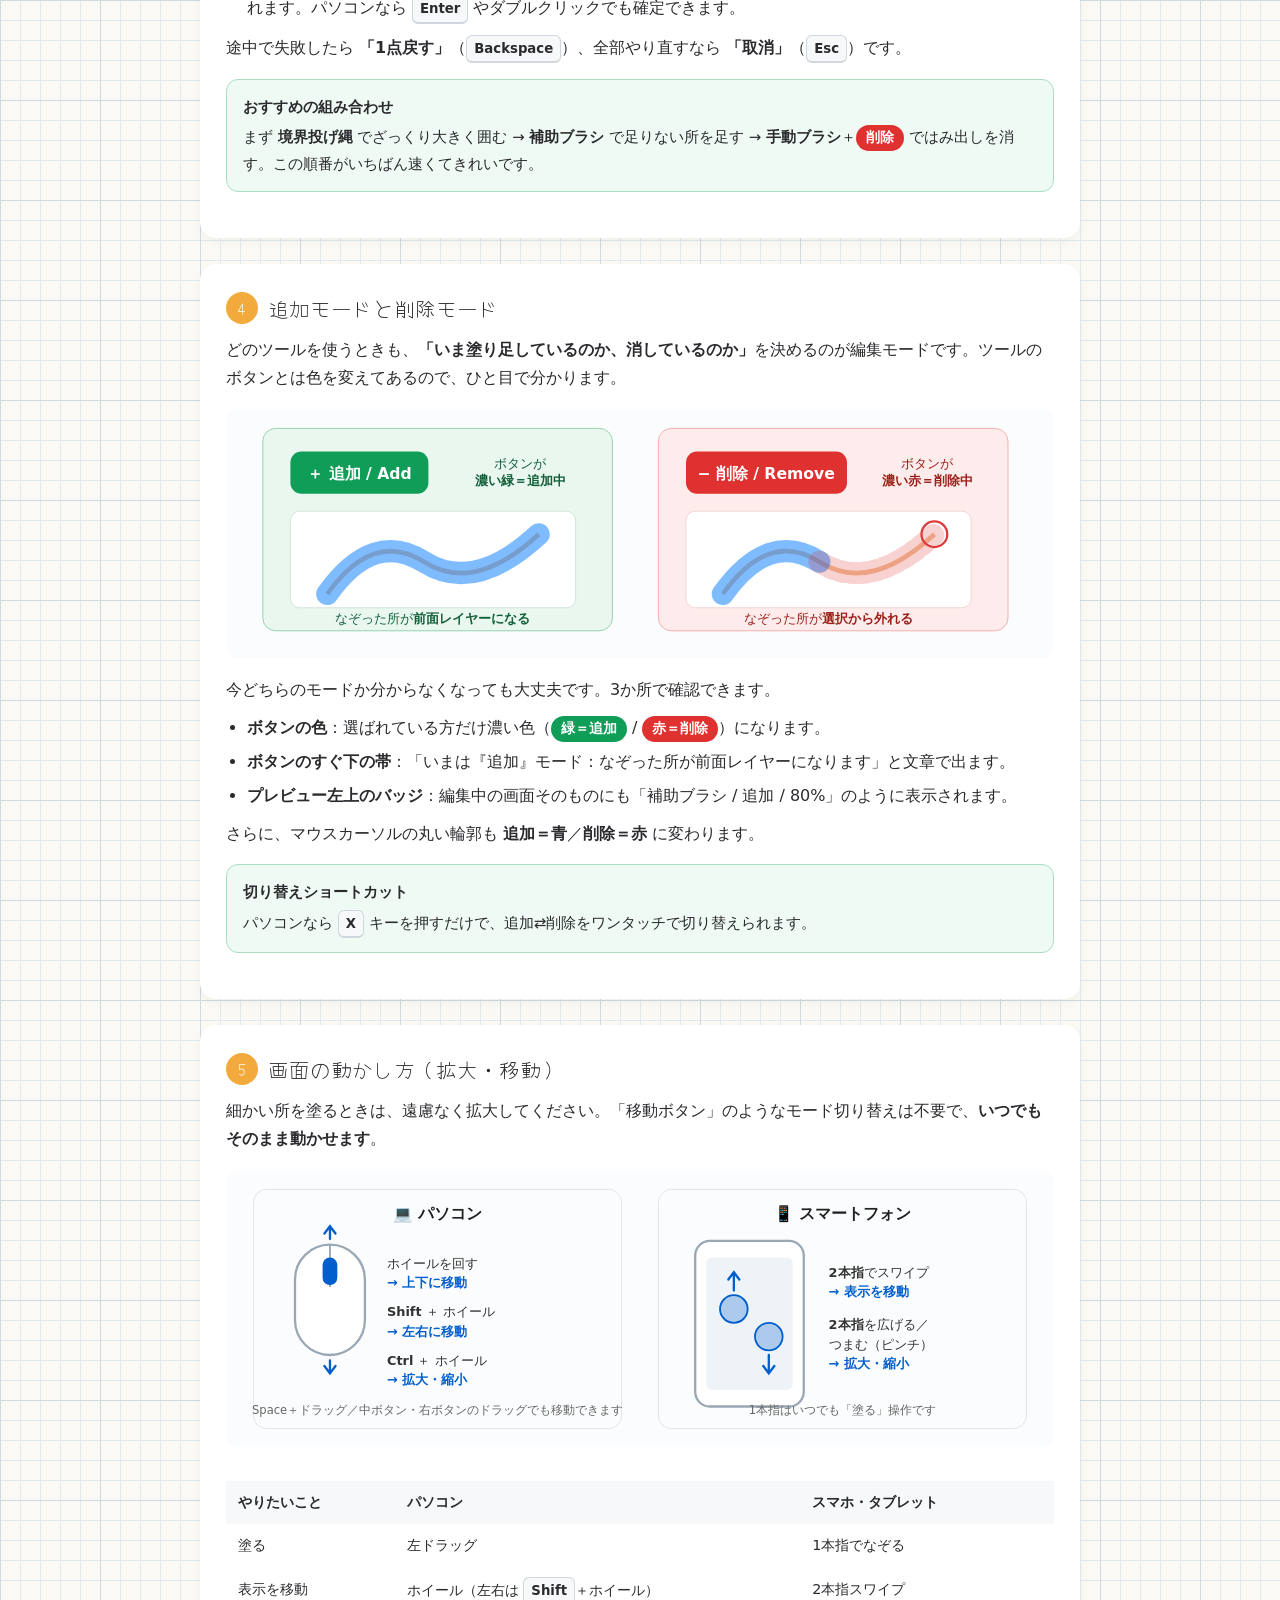
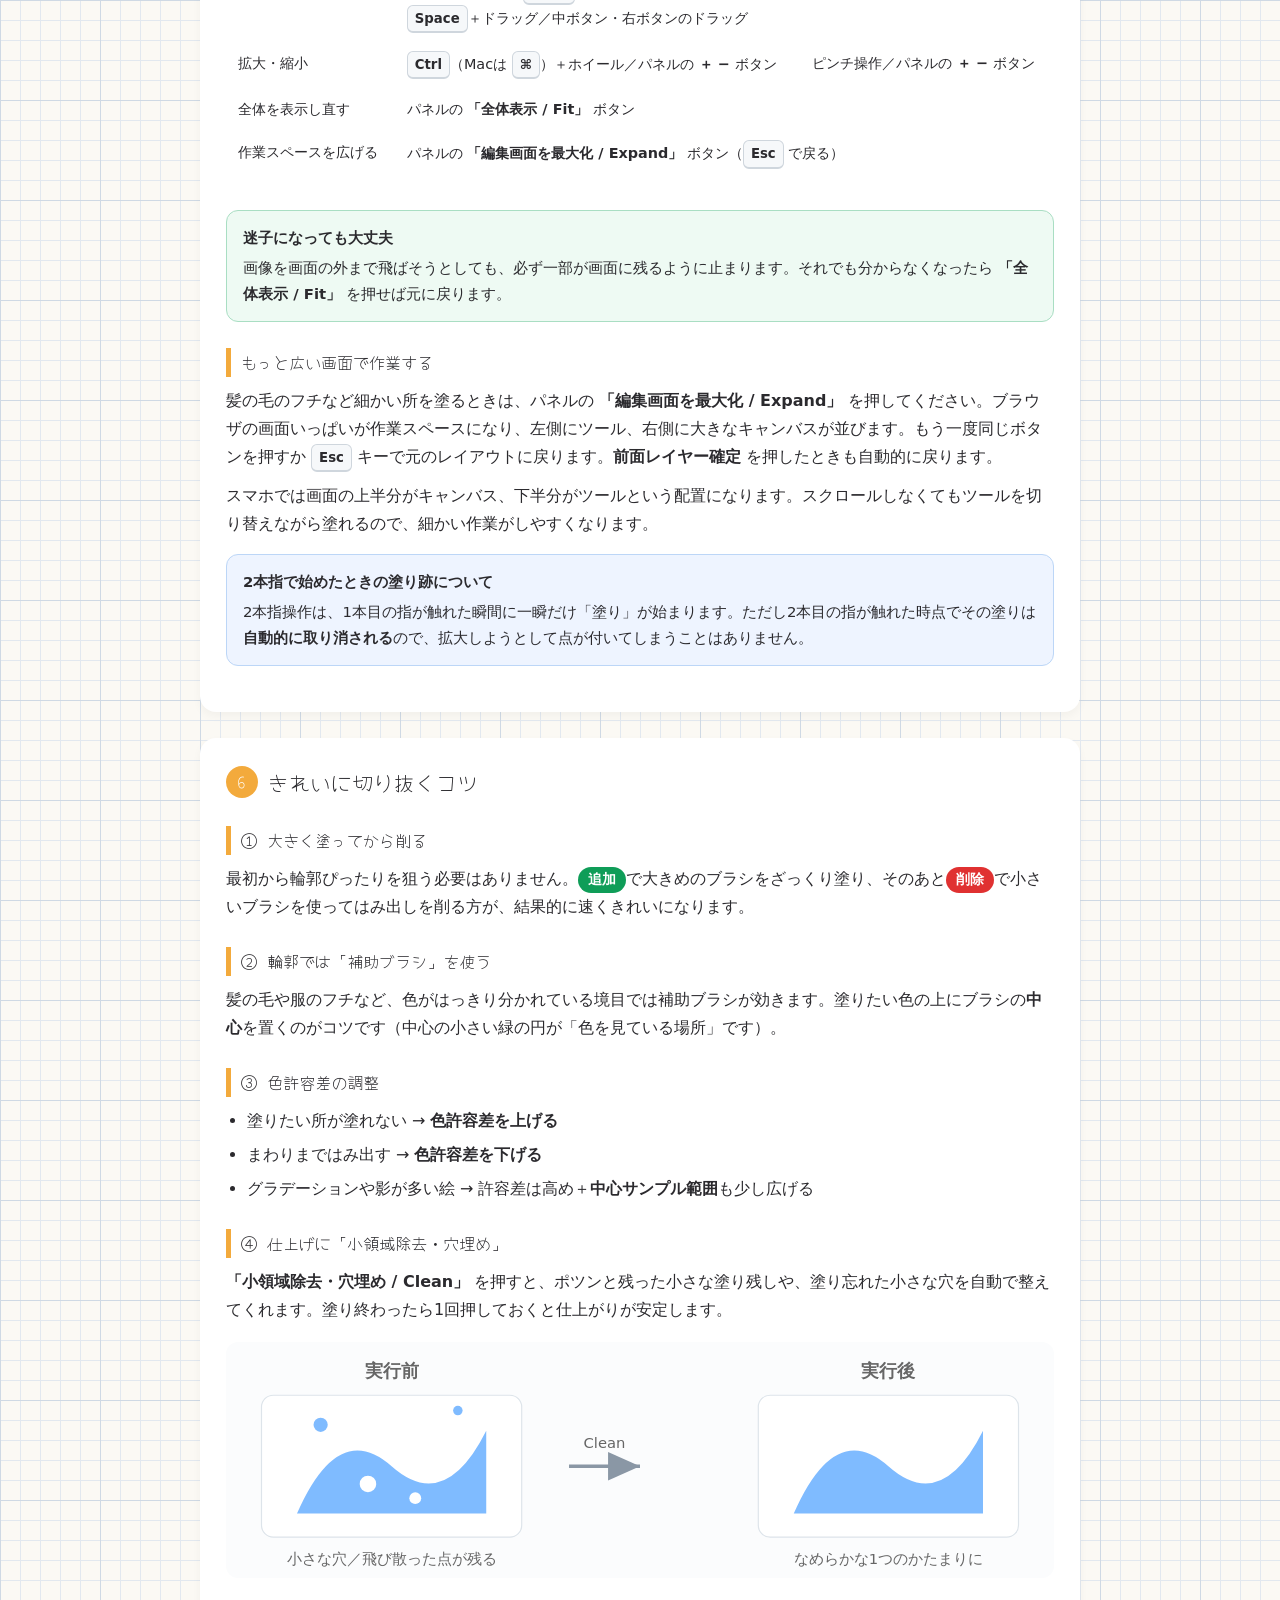
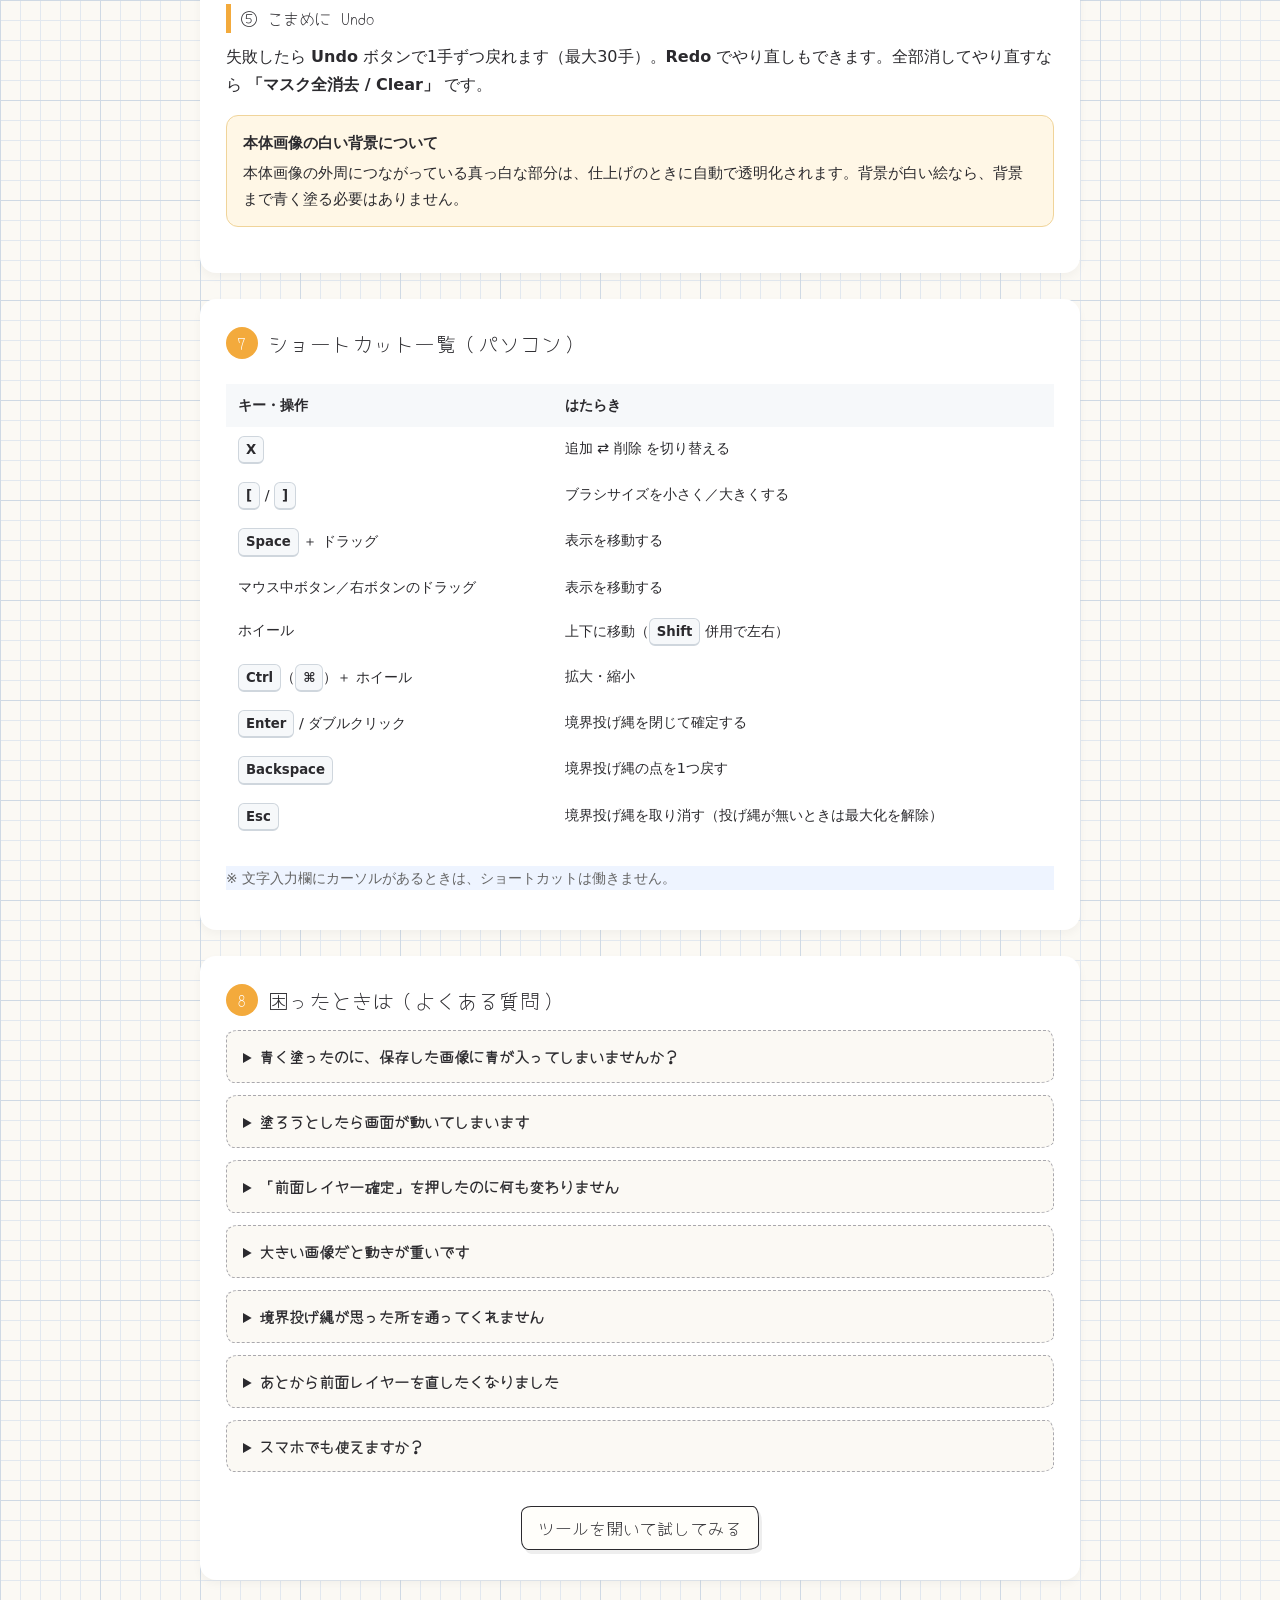
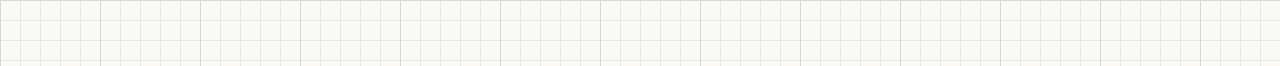
<file: front-layer-guide.html>
<!DOCTYPE html>
<html lang="ja">
<head>
  <meta charset="UTF-8">
  <meta name="viewport" content="width=device-width, initial-scale=1.0">
  <title>前面レイヤー作成の使い方ガイド | タップチェンジ画像作成君</title>
  <link rel="icon" href="data:image/svg+xml,<svg xmlns=%22http://www.w3.org/2000/svg%22 viewBox=%220 0 100 100%22><text y=%22.9em%22 font-size=%2290%22>📖</text></svg>">
  <meta name="description" content="タップチェンジ画像作成君の「この場で前面レイヤーを作成」機能の使い方を、図解つきで解説します。手動ブラシ・補助ブラシ・境界投げ縄の使い分け、追加/削除モード、画面の動かし方、きれいに切り抜くコツまで。">
  <style>
    :root{--bg:#f4f7f6;--panel:#fff;--line:#e5e7eb;--text:#222;--muted:#666;--accent:#007bff;--add:#0f9d58;--remove:#e03131}
    *{box-sizing:border-box}
    body{margin:0;background:var(--bg);color:var(--text);font-family:'Helvetica Neue',Arial,'Hiragino Kaku Gothic ProN','Yu Gothic',sans-serif;line-height:1.85}
    .navbar{background:#fff;padding:15px 30px;box-shadow:0 2px 4px rgba(0,0,0,.08);display:flex;justify-content:space-between;align-items:center;gap:20px;flex-wrap:wrap}
    .navbar a{text-decoration:none;color:#333;font-weight:bold}
    .brand{font-size:1.2rem;white-space:nowrap}
    .nav-links{display:flex;gap:16px;flex-wrap:wrap}
    .nav-links a{color:var(--accent);font-size:.92rem}
    .nav-links a:hover{text-decoration:underline}

    .wrap{max-width:920px;margin:0 auto;padding:0 20px 60px}
    header.hero{text-align:center;padding:38px 0 10px}
    header.hero h1{font-size:clamp(1.6rem,4vw,2.3rem);margin:0 0 10px}
    header.hero p{color:var(--muted);margin:0 auto;max-width:640px;font-size:.98rem}

    .toc{background:#fff;border:1px solid var(--line);border-radius:14px;padding:18px 22px;margin:26px 0 34px;box-shadow:0 4px 10px rgba(0,0,0,.04)}
    .toc h2{margin:0 0 10px;font-size:1rem}
    .toc ol{margin:0;padding-left:1.3em}
    .toc li{margin:4px 0}
    .toc a{color:var(--accent);text-decoration:none}
    .toc a:hover{text-decoration:underline}

    section.card{background:#fff;border:1px solid var(--line);border-radius:16px;padding:26px 26px 30px;margin-bottom:26px;box-shadow:0 4px 10px rgba(0,0,0,.04);scroll-margin-top:20px}
    section.card h2{margin:0 0 6px;font-size:1.3rem;display:flex;align-items:center;gap:10px;flex-wrap:wrap}
    section.card h2 .num{display:inline-flex;align-items:center;justify-content:center;width:32px;height:32px;border-radius:50%;background:var(--accent);color:#fff;font-size:.95rem;flex:0 0 auto}
    section.card h3{margin:26px 0 6px;font-size:1.03rem;border-left:5px solid var(--accent);padding-left:10px}
    p{margin:10px 0}
    ul,ol{margin:10px 0 10px 1.3em;padding:0}
    li{margin:6px 0}
    figure{margin:18px 0;text-align:center}
    figure svg{width:100%;height:auto;max-width:100%;display:block;margin:0 auto;border-radius:12px;background:#fbfcfd;border:1px solid var(--line)}
    figcaption{margin-top:8px;font-size:.83rem;color:var(--muted)}

    .callout{border-radius:12px;padding:14px 16px;margin:16px 0;font-size:.93rem;border:1px solid}
    .tip{background:#eefaf3;border-color:#a9dec3}
    .warn{background:#fff7e6;border-color:#f0d49a}
    .note{background:#eef4ff;border-color:#bcd6f7}
    .callout b{display:block;margin-bottom:4px}

    .grid3{display:grid;grid-template-columns:repeat(auto-fit,minmax(230px,1fr));gap:16px;margin:18px 0}
    .mini{border:1px solid var(--line);border-radius:12px;padding:16px;background:#fbfcfd}
    .mini h4{margin:0 0 6px;font-size:1rem;display:flex;align-items:center;gap:8px}
    .mini p{font-size:.88rem;margin:6px 0 0;color:#444}
    .mini .best{display:inline-block;margin-top:10px;font-size:.76rem;font-weight:700;background:#eaf4ff;color:var(--accent);border:1px solid #b8d9ff;border-radius:999px;padding:3px 10px}

    table{width:100%;border-collapse:collapse;margin:16px 0;font-size:.9rem}
    th,td{border:1px solid var(--line);padding:9px 12px;text-align:left;vertical-align:top}
    th{background:#f6f8fa;white-space:nowrap}
    .scroll-x{overflow-x:auto}

    kbd{display:inline-block;background:#f6f8fa;border:1px solid #cfd6dd;border-bottom-width:2px;border-radius:6px;padding:1px 7px;font-size:.83rem;font-family:inherit;font-weight:700}
    .pill-add{display:inline-block;background:var(--add);color:#fff;border-radius:999px;padding:1px 10px;font-weight:700;font-size:.85rem}
    .pill-remove{display:inline-block;background:var(--remove);color:#fff;border-radius:999px;padding:1px 10px;font-weight:700;font-size:.85rem}

    details{border:1px solid var(--line);border-radius:12px;background:#fbfcfd;padding:12px 16px;margin-top:12px}
    summary{cursor:pointer;font-weight:700;font-size:.96rem}
    details p{font-size:.92rem}

    .cta{text-align:center;margin:34px 0 0}
    .btn{display:inline-block;background:var(--accent);color:#fff;padding:14px 34px;border-radius:30px;text-decoration:none;font-weight:bold}
    .btn:hover{background:#0056b3}
    @media(max-width:720px){
      .navbar{flex-direction:column;align-items:flex-start;padding:14px 20px}
      section.card{padding:20px 16px 24px}
    }
  </style>
  <link rel="stylesheet" href="assets/styles.css?v=20261113b">
  <script src="assets/site.js?v=20261114"></script>
  <script async src="https://pagead2.googlesyndication.com/pagead/js/adsbygoogle.js?client=ca-pub-3769360007517865"
   crossorigin="anonymous"></script>
</head>
<body class="tool-page">

<nav class="navbar" aria-label="メインナビゲーション">
  <a href="index.html" class="brand">らくらく画像ツール</a>
  <div class="nav-links" aria-label="ツール一覧">
    <a href="splitter.html">画像分割</a>
    <a href="cropper.html">SNS画像</a>
    <a href="watermark.html">透かし</a>
    <a href="tap-change.html">タップチェンジ</a>
    <a href="image-resolution-downsizer.html">画像圧縮</a>
  </div>
</nav>

<div class="wrap">

<header class="hero">
  <h1>📖 前面レイヤー作成の使い方ガイド</h1>
  <p>「タップチェンジ画像作成君」の <strong>この場で前面レイヤーを作成</strong> の使い方を、図を使って一から説明します。画像編集ソフトを触ったことがなくても大丈夫です。</p>
</header>

<nav class="toc">
  <h2>このページの内容</h2>
  <ol>
    <li><a href="#what">そもそも「前面レイヤー」って何？</a></li>
    <li><a href="#flow">作業の流れ（全体像）</a></li>
    <li><a href="#tools">3つの編集ツールの使い分け</a></li>
    <li><a href="#mode">追加モードと削除モード</a></li>
    <li><a href="#view">画面の動かし方（拡大・移動）</a></li>
    <li><a href="#tips">きれいに切り抜くコツ</a></li>
    <li><a href="#shortcut">ショートカット一覧</a></li>
    <li><a href="#faq">困ったときは（よくある質問）</a></li>
  </ol>
</nav>

<!-- ══════════════════ 1 ══════════════════ -->
<section class="card" id="what">
  <h2><span class="num">1</span>そもそも「前面レイヤー」って何？</h2>

  <p>タップチェンジ画像は、<strong>2枚の絵を1枚のPNGに重ねて作ります</strong>。</p>

  <figure>
    <svg viewBox="0 0 900 340" role="img" aria-label="本体画像と前面レイヤーを重ねて1枚のPNGを作る仕組みの図">
      <defs>
        <pattern id="checker" width="12" height="12" patternUnits="userSpaceOnUse">
          <rect width="12" height="12" fill="#ffffff"/>
          <rect width="6" height="6" fill="#dfe6ec"/>
          <rect x="6" y="6" width="6" height="6" fill="#dfe6ec"/>
        </pattern>
        <marker id="arrow" markerWidth="12" markerHeight="12" refX="9" refY="4" orient="auto">
          <path d="M0,0 L9,4 L0,8 z" fill="#8a97a5"/>
        </marker>
      </defs>

      <!-- 本体画像 -->
      <rect x="30" y="60" width="200" height="200" rx="12" fill="url(#checker)" stroke="#c8d2dc"/>
      <ellipse cx="130" cy="150" rx="60" ry="80" fill="#f0c39c" opacity=".55"/>
      <circle cx="130" cy="105" r="30" fill="#3a3a3a" opacity=".55"/>
      <text x="130" y="42" text-anchor="middle" font-size="17" font-weight="bold" fill="#222">① 本体画像</text>
      <text x="130" y="283" text-anchor="middle" font-size="13" fill="#666">1px市松模様で半透明に</text>
      <text x="130" y="301" text-anchor="middle" font-size="13" fill="#666">（タップして見せたい絵）</text>

      <text x="253" y="165" text-anchor="middle" font-size="26" fill="#8a97a5">＋</text>

      <!-- 前面レイヤー -->
      <rect x="278" y="60" width="200" height="200" rx="12" fill="url(#checker)" stroke="#c8d2dc"/>
      <rect x="330" y="150" width="96" height="70" rx="8" fill="#2a4d9b"/>
      <text x="378" y="42" text-anchor="middle" font-size="17" font-weight="bold" fill="#222">② 前面レイヤー</text>
      <text x="378" y="283" text-anchor="middle" font-size="13" fill="#666">こちらは不透明のまま</text>
      <text x="378" y="301" text-anchor="middle" font-size="13" fill="#666">（最初に見せたい部分）</text>

      <line x1="500" y1="160" x2="560" y2="160" stroke="#8a97a5" stroke-width="3" marker-end="url(#arrow)"/>

      <!-- 結果 -->
      <rect x="580" y="60" width="200" height="200" rx="12" fill="url(#checker)" stroke="#c8d2dc"/>
      <ellipse cx="680" cy="150" rx="60" ry="80" fill="#f0c39c" opacity=".55"/>
      <circle cx="680" cy="105" r="30" fill="#3a3a3a" opacity=".55"/>
      <rect x="632" y="150" width="96" height="70" rx="8" fill="#2a4d9b"/>
      <text x="680" y="42" text-anchor="middle" font-size="17" font-weight="bold" fill="#222">③ 保存されるPNG</text>
      <text x="680" y="283" text-anchor="middle" font-size="13" fill="#666">2枚が1枚に合成される</text>

      <text x="838" y="150" text-anchor="middle" font-size="34">👆</text>
      <text x="838" y="182" text-anchor="middle" font-size="12" fill="#666">タップで</text>
      <text x="838" y="198" text-anchor="middle" font-size="12" fill="#666">見え方が変わる</text>
    </svg>
    <figcaption>本体画像は市松模様で半透明化され、前面レイヤーだけが不透明のまま残ります。</figcaption>
  </figure>

  <p>タイムラインの小さなサムネイルでは、不透明な<strong>前面レイヤーがはっきり見えます</strong>。画像をタップして大きく表示すると、市松模様の半透明部分がしっかり見えるようになり、<strong>本体画像が浮かび上がります</strong>。</p>

  <div class="callout note">
    <b>つまり、こういうことです</b>
    前面レイヤー＝<strong>「最初に見せたい部分」</strong>です。水着・服・小物・ロゴなど、本体画像の中から「タップ前に見せておきたい所」を選べばOKです。
  </div>

  <p>前面レイヤーの用意には2つの方法があります。</p>
  <ul>
    <li><strong>別画像をアップロード</strong>：あらかじめ透過PNGで用意している場合はこちら。</li>
    <li><strong>この場で作成</strong>：本体画像そのものから、残したい部分を<strong>青く塗って選ぶ</strong>だけ。<span class="pill-add">このページで説明するのはこちら</span></li>
  </ul>
</section>

<!-- ══════════════════ 2 ══════════════════ -->
<section class="card" id="flow">
  <h2><span class="num">2</span>作業の流れ（全体像）</h2>

  <figure>
    <svg viewBox="0 0 900 250" role="img" aria-label="作業手順を5つのステップで示した流れ図">
      <defs>
        <marker id="arrow2" markerWidth="12" markerHeight="12" refX="9" refY="4" orient="auto">
          <path d="M0,0 L9,4 L0,8 z" fill="#b6c1cc"/>
        </marker>
      </defs>
      <g font-size="13" fill="#333">
        <g>
          <rect x="20" y="60" width="150" height="110" rx="14" fill="#eaf4ff" stroke="#b8d9ff"/>
          <circle cx="50" cy="88" r="15" fill="#005fcc"/><text x="50" y="93" text-anchor="middle" font-size="14" font-weight="bold" fill="#fff">1</text>
          <text x="95" y="120" text-anchor="middle" font-size="15" font-weight="bold">本体画像を</text>
          <text x="95" y="140" text-anchor="middle" font-size="15" font-weight="bold">読み込む</text>
        </g>
        <line x1="178" y1="115" x2="198" y2="115" stroke="#b6c1cc" stroke-width="3" marker-end="url(#arrow2)"/>
        <g>
          <rect x="205" y="60" width="150" height="110" rx="14" fill="#eaf4ff" stroke="#b8d9ff"/>
          <circle cx="235" cy="88" r="15" fill="#005fcc"/><text x="235" y="93" text-anchor="middle" font-size="14" font-weight="bold" fill="#fff">2</text>
          <text x="280" y="120" text-anchor="middle" font-size="15" font-weight="bold">「この場で</text>
          <text x="280" y="140" text-anchor="middle" font-size="15" font-weight="bold">作成」を選ぶ</text>
        </g>
        <line x1="363" y1="115" x2="383" y2="115" stroke="#b6c1cc" stroke-width="3" marker-end="url(#arrow2)"/>
        <g>
          <rect x="390" y="60" width="150" height="110" rx="14" fill="#e9f7ee" stroke="#8fd0a8"/>
          <circle cx="420" cy="88" r="15" fill="#0f9d58"/><text x="420" y="93" text-anchor="middle" font-size="14" font-weight="bold" fill="#fff">3</text>
          <text x="465" y="120" text-anchor="middle" font-size="15" font-weight="bold">残す部分を</text>
          <text x="465" y="140" text-anchor="middle" font-size="15" font-weight="bold">青く塗る</text>
        </g>
        <line x1="548" y1="115" x2="568" y2="115" stroke="#b6c1cc" stroke-width="3" marker-end="url(#arrow2)"/>
        <g>
          <rect x="575" y="60" width="150" height="110" rx="14" fill="#eaf4ff" stroke="#b8d9ff"/>
          <circle cx="605" cy="88" r="15" fill="#005fcc"/><text x="605" y="93" text-anchor="middle" font-size="14" font-weight="bold" fill="#fff">4</text>
          <text x="650" y="120" text-anchor="middle" font-size="15" font-weight="bold">前面レイヤー</text>
          <text x="650" y="140" text-anchor="middle" font-size="15" font-weight="bold">確定</text>
        </g>
        <line x1="733" y1="115" x2="753" y2="115" stroke="#b6c1cc" stroke-width="3" marker-end="url(#arrow2)"/>
        <g>
          <rect x="760" y="60" width="120" height="110" rx="14" fill="#eaf4ff" stroke="#b8d9ff"/>
          <circle cx="790" cy="88" r="15" fill="#005fcc"/><text x="790" y="93" text-anchor="middle" font-size="14" font-weight="bold" fill="#fff">5</text>
          <text x="820" y="120" text-anchor="middle" font-size="15" font-weight="bold">スタンプ</text>
          <text x="820" y="140" text-anchor="middle" font-size="15" font-weight="bold">＆保存</text>
        </g>
      </g>
      <text x="450" y="215" text-anchor="middle" font-size="13" fill="#666">確定したあとでも「再編集 / Re-edit」でいつでも 3 に戻れます</text>
    </svg>
  </figure>

  <h3>手順をくわしく</h3>
  <ol>
    <li>左のパネルで <strong>本体画像 / Base Image</strong> を選びます。</li>
    <li><strong>前面レイヤー / Front Layer</strong> のプルダウンを <strong>「この場で前面レイヤーを作成」</strong> にします。右側の大きなプレビューが編集モードに切り替わり、画像全体が収まるように自動で表示されます。</li>
    <li>ツールを選んで、<strong>前面に残したい部分を青く塗ります</strong>。塗った所がそのまま前面レイヤーになります。</li>
    <li>塗り終わったら <strong>「前面レイヤー確定 / Confirm」</strong> を押します。合成後の仕上がりがプレビューに表示されます。</li>
    <li>あとは <strong>Tapスタンプ</strong> を置いて、<strong>投稿用PNG保存</strong> を押すだけです。</li>
  </ol>

  <div class="callout tip">
    <b>青い色は保存されません</b>
    編集中に見えている青は「ここを選んでいますよ」という目印です。保存される画像に青は焼き込まれないので、安心して塗ってください。
  </div>
</section>

<!-- ══════════════════ 3 ══════════════════ -->
<section class="card" id="tools">
  <h2><span class="num">3</span>3つの編集ツールの使い分け</h2>

  <p>編集ツールは <strong>手動ブラシ・補助ブラシ・境界投げ縄</strong> の3つです。ボタンは同じ大きさで並んでいて、<strong>青くなっているものが今選ばれているツール</strong>です。</p>

  <figure>
    <svg viewBox="0 0 900 300" role="img" aria-label="手動ブラシ・補助ブラシ・境界投げ縄の3つのツールの違いを示す図">
      <!-- 手動ブラシ -->
      <g>
        <rect x="20" y="20" width="270" height="250" rx="14" fill="#fbfcfd" stroke="#dde4ea"/>
        <text x="155" y="52" text-anchor="middle" font-size="17" font-weight="bold" fill="#222">✏️ 手動ブラシ</text>
        <rect x="50" y="70" width="210" height="140" rx="10" fill="#fff" stroke="#e0e6ec"/>
        <path d="M70 175 Q110 95 155 140 Q200 185 240 105" fill="none" stroke="#f0c39c" stroke-width="4"/>
        <path d="M78 168 Q114 100 152 143 Q196 182 234 112" fill="none" stroke="rgba(0,120,255,.46)" stroke-width="26" stroke-linecap="round"/>
        <circle cx="234" cy="112" r="14" fill="none" stroke="#006fd6" stroke-width="2.5"/>
        <text x="155" y="240" text-anchor="middle" font-size="13.5" fill="#444">なぞった丸い範囲を</text>
        <text x="155" y="259" text-anchor="middle" font-size="13.5" fill="#444"><tspan font-weight="bold">そのまま全部</tspan>塗る</text>
      </g>
      <!-- 補助ブラシ -->
      <g>
        <rect x="315" y="20" width="270" height="250" rx="14" fill="#fbfcfd" stroke="#dde4ea"/>
        <text x="450" y="52" text-anchor="middle" font-size="17" font-weight="bold" fill="#222">🪄 補助ブラシ</text>
        <rect x="345" y="70" width="210" height="140" rx="10" fill="#fff" stroke="#e0e6ec"/>
        <path d="M345 150 L555 150 L555 210 L345 210 Z" fill="#f0c39c" opacity=".55"/>
        <path d="M345 70 L555 70 L555 150 L345 150 Z" fill="#cfe0f5" opacity=".5"/>
        <path d="M400 150 L500 150 L500 205 L400 205 Z" fill="rgba(0,120,255,.5)"/>
        <circle cx="450" cy="165" r="46" fill="none" stroke="#006fd6" stroke-width="2.5"/>
        <circle cx="450" cy="165" r="9" fill="none" stroke="#00a28a" stroke-width="2.5"/>
        <text x="450" y="240" text-anchor="middle" font-size="13.5" fill="#444">ブラシの中でも<tspan font-weight="bold">中心と</tspan></text>
        <text x="450" y="259" text-anchor="middle" font-size="13.5" fill="#444"><tspan font-weight="bold">似た色だけ</tspan>を塗る</text>
      </g>
      <!-- 境界投げ縄 -->
      <g>
        <rect x="610" y="20" width="270" height="250" rx="14" fill="#fbfcfd" stroke="#dde4ea"/>
        <text x="745" y="52" text-anchor="middle" font-size="17" font-weight="bold" fill="#222">🎯 境界投げ縄</text>
        <rect x="640" y="70" width="210" height="140" rx="10" fill="#fff" stroke="#e0e6ec"/>
        <path d="M665 190 Q690 100 745 100 Q800 100 825 190 Z" fill="#f0c39c" opacity=".5"/>
        <path d="M665 190 Q690 100 745 100 Q800 100 825 190" fill="none" stroke="#006fd6" stroke-width="3"/>
        <path d="M665 190 L825 190" fill="none" stroke="#00a28a" stroke-width="3" stroke-dasharray="7 5"/>
        <circle cx="665" cy="190" r="6" fill="#fff" stroke="#00a28a" stroke-width="2.5"/>
        <circle cx="745" cy="100" r="5.5" fill="#182025" stroke="#fff" stroke-width="2"/>
        <circle cx="825" cy="190" r="5.5" fill="#182025" stroke="#fff" stroke-width="2"/>
        <text x="745" y="240" text-anchor="middle" font-size="13.5" fill="#444">点を置くと<tspan font-weight="bold">輪郭に吸い付き</tspan></text>
        <text x="745" y="259" text-anchor="middle" font-size="13.5" fill="#444">囲んだ内側をまとめて選ぶ</text>
      </g>
    </svg>
  </figure>

  <div class="grid3">
    <div class="mini">
      <h4>✏️ 手動ブラシ</h4>
      <p>丸いブラシでなぞった範囲を、色に関係なくそのまま塗ります。いちばん素直で分かりやすい動きです。</p>
      <p><strong>ブラシサイズ</strong>のスライダーで太さを変えられます。</p>
      <span class="best">仕上げの微調整に最適</span>
    </div>
    <div class="mini">
      <h4>🪄 補助ブラシ</h4>
      <p>ブラシの<strong>中心にある色</strong>を見て、それに近い色の所だけを塗ります。多少はみ出しても、違う色の部分には色が乗りません。</p>
      <p><strong>色許容差</strong>を上げるほど広い色を、下げるほど厳しく限定して塗ります。</p>
      <span class="best">ふだんはコレでOK</span>
    </div>
    <div class="mini">
      <h4>🎯 境界投げ縄</h4>
      <p>輪郭に沿ってポン、ポンと点を置いていくと、点と点の間が<strong>自動で輪郭に吸い付いて</strong>つながります。ぐるっと一周させると、内側がまとめて選ばれます。</p>
      <p><strong>境界幅</strong>＝どれだけ線から離れた輪郭まで探すか、<strong>境界感度</strong>＝どれだけ輪郭を優先するか、です。</p>
      <span class="best">服・小物など形がはっきりした所に</span>
    </div>
  </div>

  <h3>境界投げ縄の閉じ方</h3>
  <ol>
    <li>輪郭に沿って、曲がり角ごとに点を置いていきます（緑の点線が「次はここにつながるよ」という予告です）。</li>
    <li>3点以上置くと確定できるようになります。</li>
    <li><strong>最初の点をもう一度タップ</strong>するか、パネルの <strong>「投げ縄を閉じる / Close」</strong> ボタンを押すと、囲んだ内側が塗られます。パソコンなら <kbd>Enter</kbd> やダブルクリックでも確定できます。</li>
  </ol>
  <p>途中で失敗したら <strong>「1点戻す」</strong>（<kbd>Backspace</kbd>）、全部やり直すなら <strong>「取消」</strong>（<kbd>Esc</kbd>）です。</p>

  <div class="callout tip">
    <b>おすすめの組み合わせ</b>
    まず <strong>境界投げ縄</strong> でざっくり大きく囲む → <strong>補助ブラシ</strong> で足りない所を足す → <strong>手動ブラシ</strong>＋<span class="pill-remove">削除</span> ではみ出しを消す。この順番がいちばん速くてきれいです。
  </div>
</section>

<!-- ══════════════════ 4 ══════════════════ -->
<section class="card" id="mode">
  <h2><span class="num">4</span>追加モードと削除モード</h2>

  <p>どのツールを使うときも、<strong>「いま塗り足しているのか、消しているのか」</strong>を決めるのが編集モードです。ツールのボタンとは色を変えてあるので、ひと目で分かります。</p>

  <figure>
    <svg viewBox="0 0 900 270" role="img" aria-label="追加モードと削除モードの違いを示す図">
      <!-- 追加 -->
      <g>
        <rect x="40" y="20" width="380" height="220" rx="14" fill="#e9f7ee" stroke="#8fd0a8"/>
        <rect x="70" y="45" width="150" height="46" rx="12" fill="#0f9d58"/>
        <text x="145" y="75" text-anchor="middle" font-size="17" font-weight="bold" fill="#fff">＋ 追加 / Add</text>
        <text x="320" y="63" text-anchor="middle" font-size="14" fill="#12603a">ボタンが</text>
        <text x="320" y="82" text-anchor="middle" font-size="14" font-weight="bold" fill="#12603a">濃い緑＝追加中</text>
        <rect x="70" y="110" width="310" height="105" rx="10" fill="#fff" stroke="#cfe3d8"/>
        <path d="M110 200 Q160 130 215 165 Q270 200 340 135" fill="none" stroke="#f0c39c" stroke-width="5"/>
        <path d="M110 200 Q160 130 215 165 Q270 200 340 135" fill="none" stroke="rgba(0,120,255,.5)" stroke-width="24" stroke-linecap="round"/>
        <text x="225" y="232" text-anchor="middle" font-size="14" fill="#12603a">なぞった所が<tspan font-weight="bold">前面レイヤーになる</tspan></text>
      </g>
      <!-- 削除 -->
      <g>
        <rect x="470" y="20" width="380" height="220" rx="14" fill="#fdeceb" stroke="#f2aaa6"/>
        <rect x="500" y="45" width="175" height="46" rx="12" fill="#e03131"/>
        <text x="587" y="75" text-anchor="middle" font-size="17" font-weight="bold" fill="#fff">− 削除 / Remove</text>
        <text x="762" y="63" text-anchor="middle" font-size="14" fill="#9c2019">ボタンが</text>
        <text x="762" y="82" text-anchor="middle" font-size="14" font-weight="bold" fill="#9c2019">濃い赤＝削除中</text>
        <rect x="500" y="110" width="310" height="105" rx="10" fill="#fff" stroke="#f0d3d1"/>
        <path d="M540 200 Q590 130 645 165 Q700 200 770 135" fill="none" stroke="#f0c39c" stroke-width="5"/>
        <path d="M540 200 Q590 130 645 165" fill="none" stroke="rgba(0,120,255,.5)" stroke-width="24" stroke-linecap="round"/>
        <path d="M645 165 Q700 200 770 135" fill="none" stroke="rgba(224,49,49,.22)" stroke-width="24" stroke-linecap="round" stroke-dasharray="6 6"/>
        <circle cx="770" cy="135" r="14" fill="none" stroke="#dc3b3b" stroke-width="2.5"/>
        <text x="655" y="232" text-anchor="middle" font-size="14" fill="#9c2019">なぞった所が<tspan font-weight="bold">選択から外れる</tspan></text>
      </g>
    </svg>
  </figure>

  <p>今どちらのモードか分からなくなっても大丈夫です。3か所で確認できます。</p>
  <ul>
    <li><strong>ボタンの色</strong>：選ばれている方だけ濃い色（<span class="pill-add">緑＝追加</span> / <span class="pill-remove">赤＝削除</span>）になります。</li>
    <li><strong>ボタンのすぐ下の帯</strong>：「いまは『追加』モード：なぞった所が前面レイヤーになります」と文章で出ます。</li>
    <li><strong>プレビュー左上のバッジ</strong>：編集中の画面そのものにも「補助ブラシ / 追加 / 80%」のように表示されます。</li>
  </ul>
  <p>さらに、マウスカーソルの丸い輪郭も <strong>追加＝青</strong>／<strong>削除＝赤</strong> に変わります。</p>

  <div class="callout tip">
    <b>切り替えショートカット</b>
    パソコンなら <kbd>X</kbd> キーを押すだけで、追加⇄削除をワンタッチで切り替えられます。
  </div>
</section>

<!-- ══════════════════ 5 ══════════════════ -->
<section class="card" id="view">
  <h2><span class="num">5</span>画面の動かし方（拡大・移動）</h2>

  <p>細かい所を塗るときは、遠慮なく拡大してください。「移動ボタン」のようなモード切り替えは不要で、<strong>いつでもそのまま動かせます</strong>。</p>

  <figure>
    <svg viewBox="0 0 900 300" role="img" aria-label="パソコンとスマートフォンでの画面の動かし方を示す図">
      <!-- PC -->
      <g>
        <rect x="30" y="20" width="400" height="260" rx="14" fill="#fbfcfd" stroke="#dde4ea"/>
        <text x="230" y="52" text-anchor="middle" font-size="17" font-weight="bold" fill="#222">💻 パソコン</text>
        <!-- mouse -->
        <rect x="75" y="80" width="76" height="120" rx="38" fill="#fff" stroke="#9aa7b4" stroke-width="2.5"/>
        <line x1="113" y1="80" x2="113" y2="126" stroke="#9aa7b4" stroke-width="2"/>
        <rect x="105" y="94" width="16" height="30" rx="8" fill="#005fcc"/>
        <path d="M113 74 L113 62 M107 68 L113 60 L119 68" stroke="#005fcc" stroke-width="2.5" fill="none" stroke-linecap="round"/>
        <path d="M113 206 L113 218 M107 212 L113 220 L119 212" stroke="#005fcc" stroke-width="2.5" fill="none" stroke-linecap="round"/>
        <g font-size="14" fill="#333">
          <text x="175" y="105">ホイールを回す</text>
          <text x="175" y="126" font-weight="bold" fill="#005fcc">→ 上下に移動</text>
          <text x="175" y="158"><tspan font-weight="bold">Shift</tspan> ＋ ホイール</text>
          <text x="175" y="179" font-weight="bold" fill="#005fcc">→ 左右に移動</text>
          <text x="175" y="211"><tspan font-weight="bold">Ctrl</tspan> ＋ ホイール</text>
          <text x="175" y="232" font-weight="bold" fill="#005fcc">→ 拡大・縮小</text>
        </g>
        <text x="230" y="264" text-anchor="middle" font-size="12.5" fill="#666">Space＋ドラッグ／中ボタン・右ボタンのドラッグでも移動できます</text>
      </g>
      <!-- Phone -->
      <g>
        <rect x="470" y="20" width="400" height="260" rx="14" fill="#fbfcfd" stroke="#dde4ea"/>
        <text x="670" y="52" text-anchor="middle" font-size="17" font-weight="bold" fill="#222">📱 スマートフォン</text>
        <rect x="510" y="76" width="118" height="180" rx="16" fill="#fff" stroke="#9aa7b4" stroke-width="2.5"/>
        <rect x="522" y="94" width="94" height="144" rx="6" fill="#eef3f8"/>
        <circle cx="552" cy="150" r="15" fill="rgba(0,95,204,.28)" stroke="#005fcc" stroke-width="2"/>
        <circle cx="590" cy="180" r="15" fill="rgba(0,95,204,.28)" stroke="#005fcc" stroke-width="2"/>
        <path d="M552 130 L552 112 M546 118 L552 110 L558 118" stroke="#005fcc" stroke-width="2.5" fill="none" stroke-linecap="round"/>
        <path d="M590 200 L590 218 M584 212 L590 220 L596 212" stroke="#005fcc" stroke-width="2.5" fill="none" stroke-linecap="round"/>
        <g font-size="14" fill="#333">
          <text x="655" y="115"><tspan font-weight="bold">2本指</tspan>でスワイプ</text>
          <text x="655" y="136" font-weight="bold" fill="#005fcc">→ 表示を移動</text>
          <text x="655" y="172"><tspan font-weight="bold">2本指</tspan>を広げる／</text>
          <text x="655" y="193">つまむ（ピンチ）</text>
          <text x="655" y="214" font-weight="bold" fill="#005fcc">→ 拡大・縮小</text>
        </g>
        <text x="670" y="264" text-anchor="middle" font-size="12.5" fill="#666">1本指はいつでも「塗る」操作です</text>
      </g>
    </svg>
  </figure>

  <div class="scroll-x">
    <table>
      <tr><th>やりたいこと</th><th>パソコン</th><th>スマホ・タブレット</th></tr>
      <tr><td>塗る</td><td>左ドラッグ</td><td>1本指でなぞる</td></tr>
      <tr><td>表示を移動</td><td>ホイール（左右は <kbd>Shift</kbd>＋ホイール）<br><kbd>Space</kbd>＋ドラッグ／中ボタン・右ボタンのドラッグ</td><td>2本指スワイプ</td></tr>
      <tr><td>拡大・縮小</td><td><kbd>Ctrl</kbd>（Macは <kbd>⌘</kbd>）＋ホイール／パネルの <strong>＋ − </strong>ボタン</td><td>ピンチ操作／パネルの <strong>＋ − </strong>ボタン</td></tr>
      <tr><td>全体を表示し直す</td><td colspan="2">パネルの <strong>「全体表示 / Fit」</strong> ボタン</td></tr>
      <tr><td>作業スペースを広げる</td><td colspan="2">パネルの <strong>「編集画面を最大化 / Expand」</strong> ボタン（<kbd>Esc</kbd> で戻る）</td></tr>
    </table>
  </div>

  <div class="callout tip">
    <b>迷子になっても大丈夫</b>
    画像を画面の外まで飛ばそうとしても、必ず一部が画面に残るように止まります。それでも分からなくなったら <strong>「全体表示 / Fit」</strong> を押せば元に戻ります。
  </div>

  <h3>もっと広い画面で作業する</h3>
  <p>髪の毛のフチなど細かい所を塗るときは、パネルの <strong>「編集画面を最大化 / Expand」</strong> を押してください。ブラウザの画面いっぱいが作業スペースになり、左側にツール、右側に大きなキャンバスが並びます。もう一度同じボタンを押すか <kbd>Esc</kbd> キーで元のレイアウトに戻ります。<strong>前面レイヤー確定</strong> を押したときも自動的に戻ります。</p>
  <p>スマホでは画面の上半分がキャンバス、下半分がツールという配置になります。スクロールしなくてもツールを切り替えながら塗れるので、細かい作業がしやすくなります。</p>

  <div class="callout note">
    <b>2本指で始めたときの塗り跡について</b>
    2本指操作は、1本目の指が触れた瞬間に一瞬だけ「塗り」が始まります。ただし2本目の指が触れた時点でその塗りは<strong>自動的に取り消される</strong>ので、拡大しようとして点が付いてしまうことはありません。
  </div>
</section>

<!-- ══════════════════ 6 ══════════════════ -->
<section class="card" id="tips">
  <h2><span class="num">6</span>きれいに切り抜くコツ</h2>

  <h3>① 大きく塗ってから削る</h3>
  <p>最初から輪郭ぴったりを狙う必要はありません。<span class="pill-add">追加</span>で大きめのブラシをざっくり塗り、そのあと<span class="pill-remove">削除</span>で小さいブラシを使ってはみ出しを削る方が、結果的に速くきれいになります。</p>

  <h3>② 輪郭では「補助ブラシ」を使う</h3>
  <p>髪の毛や服のフチなど、色がはっきり分かれている境目では補助ブラシが効きます。塗りたい色の上にブラシの<strong>中心</strong>を置くのがコツです（中心の小さい緑の円が「色を見ている場所」です）。</p>

  <h3>③ 色許容差の調整</h3>
  <ul>
    <li>塗りたい所が塗れない → <strong>色許容差を上げる</strong></li>
    <li>まわりまではみ出す → <strong>色許容差を下げる</strong></li>
    <li>グラデーションや影が多い絵 → 許容差は高め＋<strong>中心サンプル範囲</strong>も少し広げる</li>
  </ul>

  <h3>④ 仕上げに「小領域除去・穴埋め」</h3>
  <p><strong>「小領域除去・穴埋め / Clean」</strong> を押すと、ポツンと残った小さな塗り残しや、塗り忘れた小さな穴を自動で整えてくれます。塗り終わったら1回押しておくと仕上がりが安定します。</p>

  <figure>
    <svg viewBox="0 0 700 200" role="img" aria-label="小領域除去・穴埋めを実行する前と後の比較図">
      <defs>
        <marker id="arrow3" markerWidth="12" markerHeight="12" refX="9" refY="4" orient="auto"><path d="M0,0 L9,4 L0,8 z" fill="#8a97a5"/></marker>
      </defs>
      <text x="140" y="30" text-anchor="middle" font-size="15" font-weight="bold" fill="#666">実行前</text>
      <rect x="30" y="45" width="220" height="120" rx="10" fill="#fff" stroke="#dde4ea"/>
      <path d="M60 145 Q95 65 140 105 Q185 145 220 75 L220 145 Z" fill="rgba(0,120,255,.5)"/>
      <circle cx="120" cy="120" r="7" fill="#fff"/>
      <circle cx="160" cy="132" r="5" fill="#fff"/>
      <circle cx="80" cy="70" r="6" fill="rgba(0,120,255,.5)"/>
      <circle cx="196" cy="58" r="4" fill="rgba(0,120,255,.5)"/>
      <text x="140" y="188" text-anchor="middle" font-size="12.5" fill="#666">小さな穴／飛び散った点が残る</text>

      <line x1="290" y1="105" x2="350" y2="105" stroke="#8a97a5" stroke-width="3" marker-end="url(#arrow3)"/>
      <text x="320" y="90" text-anchor="middle" font-size="12.5" fill="#666">Clean</text>

      <text x="560" y="30" text-anchor="middle" font-size="15" font-weight="bold" fill="#666">実行後</text>
      <rect x="450" y="45" width="220" height="120" rx="10" fill="#fff" stroke="#dde4ea"/>
      <path d="M480 145 Q515 65 560 105 Q605 145 640 75 L640 145 Z" fill="rgba(0,120,255,.5)"/>
      <text x="560" y="188" text-anchor="middle" font-size="12.5" fill="#666">なめらかな1つのかたまりに</text>
    </svg>
  </figure>

  <h3>⑤ こまめに Undo</h3>
  <p>失敗したら <strong>Undo</strong> ボタンで1手ずつ戻れます（最大30手）。<strong>Redo</strong> でやり直しもできます。全部消してやり直すなら <strong>「マスク全消去 / Clear」</strong> です。</p>

  <div class="callout warn">
    <b>本体画像の白い背景について</b>
    本体画像の外周につながっている真っ白な部分は、仕上げのときに自動で透明化されます。背景が白い絵なら、背景まで青く塗る必要はありません。
  </div>
</section>

<!-- ══════════════════ 7 ══════════════════ -->
<section class="card" id="shortcut">
  <h2><span class="num">7</span>ショートカット一覧（パソコン）</h2>
  <div class="scroll-x">
    <table>
      <tr><th>キー・操作</th><th>はたらき</th></tr>
      <tr><td><kbd>X</kbd></td><td>追加 ⇄ 削除 を切り替える</td></tr>
      <tr><td><kbd>[</kbd> / <kbd>]</kbd></td><td>ブラシサイズを小さく／大きくする</td></tr>
      <tr><td><kbd>Space</kbd> ＋ ドラッグ</td><td>表示を移動する</td></tr>
      <tr><td>マウス中ボタン／右ボタンのドラッグ</td><td>表示を移動する</td></tr>
      <tr><td>ホイール</td><td>上下に移動（<kbd>Shift</kbd> 併用で左右）</td></tr>
      <tr><td><kbd>Ctrl</kbd>（<kbd>⌘</kbd>）＋ ホイール</td><td>拡大・縮小</td></tr>
      <tr><td><kbd>Enter</kbd> / ダブルクリック</td><td>境界投げ縄を閉じて確定する</td></tr>
      <tr><td><kbd>Backspace</kbd></td><td>境界投げ縄の点を1つ戻す</td></tr>
      <tr><td><kbd>Esc</kbd></td><td>境界投げ縄を取り消す（投げ縄が無いときは最大化を解除）</td></tr>
    </table>
  </div>
  <p class="note" style="font-size:.86rem;color:#666">※ 文字入力欄にカーソルがあるときは、ショートカットは働きません。</p>
</section>

<!-- ══════════════════ 8 ══════════════════ -->
<section class="card" id="faq">
  <h2><span class="num">8</span>困ったときは（よくある質問）</h2>

  <details>
    <summary>青く塗ったのに、保存した画像に青が入ってしまいませんか？</summary>
    <p>入りません。青は編集中だけの目印です。保存されるのは「青く塗った範囲の<strong>元の絵</strong>」だけです。</p>
  </details>

  <details>
    <summary>塗ろうとしたら画面が動いてしまいます</summary>
    <p><kbd>Space</kbd> キーを押したままになっていないか確認してください。押している間は移動モードになり、カーソルが手のひらの形に変わります。スマホの場合は、指が2本触れていないか確認してください。</p>
  </details>

  <details>
    <summary>「前面レイヤー確定」を押したのに何も変わりません</summary>
    <p>青いマスクがまったく無い状態で確定すると、重ねるものが無いので見た目が変わりません。「選択範囲 / Mask」が 0.00% になっていないか確認して、<strong>再編集 / Re-edit</strong> から塗り直してください。</p>
  </details>

  <details>
    <summary>大きい画像だと動きが重いです</summary>
    <p>編集中の描画は変更のあった範囲だけを更新するようにしてあるため、以前より軽くなっています。それでも重い場合は、左パネルの <strong>保存 / Saveサイズ</strong> を 1/2 にするか、あらかじめ <a href="image-resolution-downsizer.html">ぎゅうぎゅう圧縮君</a> で画像を小さくしてから読み込むと快適です。</p>
  </details>

  <details>
    <summary>境界投げ縄が思った所を通ってくれません</summary>
    <p>点と点の間隔を短くしてみてください。また <strong>境界幅</strong> を小さくすると、置いた点を結ぶ直線の近くだけを探すようになり、暴走しにくくなります。逆に輪郭にもっと吸い付かせたいときは <strong>境界感度</strong> を上げます。</p>
  </details>

  <details>
    <summary>あとから前面レイヤーを直したくなりました</summary>
    <p><strong>再編集 / Re-edit</strong> を押せば、直前の青いマスクがそのまま残った状態で編集画面に戻れます。Tapスタンプの配置はそのままです。</p>
  </details>

  <details>
    <summary>スマホでも使えますか？</summary>
    <p>使えます。1本指で塗る、2本指スワイプで移動、ピンチで拡大縮小、という操作です。境界投げ縄を閉じるときは、最初の点をタップするか <strong>「投げ縄を閉じる / Close」</strong> ボタンを押してください。</p>
  </details>

  <div class="cta">
    <a class="btn" href="tap-change.html">ツールを開いて試してみる</a>
  </div>
</section>

</div>

</body>
</html>
</file>
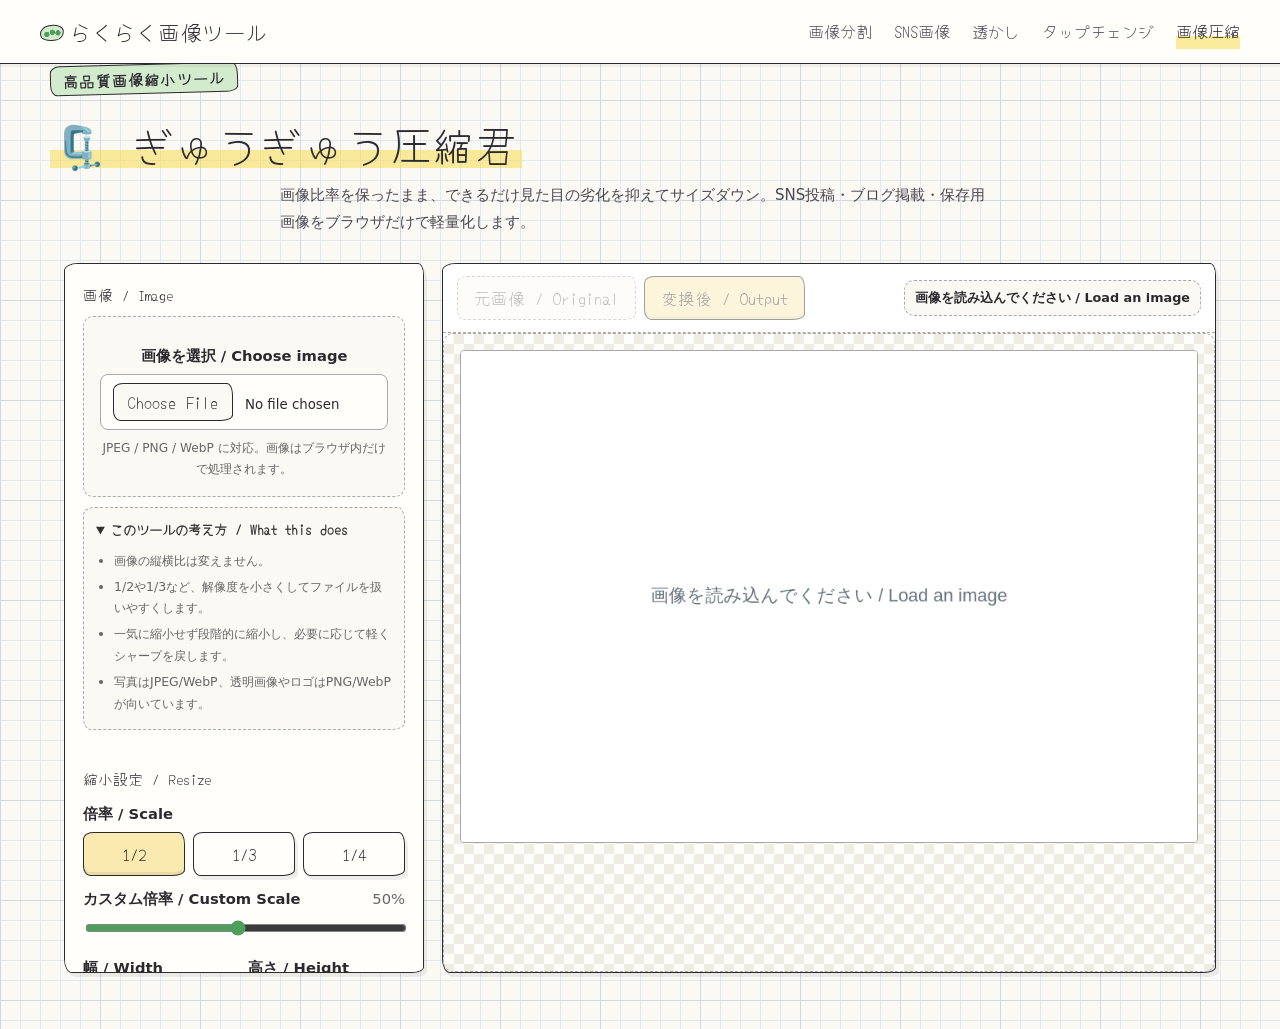
<file: image-resolution-downsizer.html>
<!doctype html>
<html lang="ja">
<head>
  <meta charset="utf-8" />
  <meta name="viewport" content="width=device-width, initial-scale=1" />
  <title>ぎゅうぎゅう圧縮君 | 高品質画像縮小ツール</title>
  <meta name="description" content="画像比率を保ったまま、できるだけ見た目の劣化を抑えてサイズダウンするブラウザ完結型の高品質画像縮小ツール。JPEG / PNG / WebP対応。" />
  <style>
    :root{
      --bg:#f4f7f6;
      --panel:#fff;
      --ink:#333;
      --muted:#666;
      --line:#e5e8ea;
      --accent:#005fcc;
      --accent-dark:#0056b3;
      --good:#008b73;
      --soft:#f4f7f6;
      --soft-blue:#eaf4ff;
      --shadow:0 4px 10px rgba(0,0,0,.05);
      --shadow-hover:0 8px 18px rgba(0,0,0,.10);
      --radius:12px;
    }
    *{box-sizing:border-box}
    body{margin:0;background:var(--bg);color:var(--ink);font-family:'Helvetica Neue',Arial,sans-serif;line-height:1.5}
    .navbar{background:#fff;padding:15px 30px;box-shadow:0 2px 4px rgba(0,0,0,.08);display:flex;justify-content:space-between;align-items:center;gap:20px;position:sticky;top:0;z-index:10}
    .navbar a{text-decoration:none;color:#333;font-weight:700}
    .brand{font-size:1.2rem;white-space:nowrap}
    .nav-links{display:flex;gap:16px;flex-wrap:wrap;justify-content:flex-end}
    .nav-links a{color:var(--accent);font-size:.92rem}
    .nav-links a:hover{text-decoration:underline}
    .tool-hero{max-width:1180px;margin:28px auto 0;padding:26px 22px;background:#fff;border:1px solid var(--line);border-radius:14px;box-shadow:var(--shadow);text-align:center}
    .eyebrow{margin:0 0 6px;color:var(--accent);font-weight:700;font-size:.82rem;letter-spacing:.08em}
    h1{margin:0;font-size:clamp(1.65rem,3vw,2.35rem);color:#222;letter-spacing:.02em}
    .sub{max-width:720px;margin:10px auto 0;color:var(--muted);font-size:.94rem}
    main{max-width:1180px;margin:14px auto 40px;display:grid;grid-template-columns:360px minmax(0,1fr);gap:18px;padding:0 14px;min-height:calc(100vh - 210px)}
    aside,.viewer{background:var(--panel);border:1px solid var(--line);border-radius:var(--radius);box-shadow:var(--shadow)}
    aside{padding:18px;overflow:auto;max-height:calc(100vh - 190px)}
    .viewer{display:grid;grid-template-rows:auto minmax(0,1fr);overflow:hidden}
    .viewerbar{padding:12px 14px;border-bottom:1px solid var(--line);display:flex;gap:10px;align-items:center;justify-content:space-between;flex-wrap:wrap;background:#fff}
    .canvas-wrap{overflow:auto;background-color:#fafafa;background-image:linear-gradient(45deg,#e8edf1 25%,transparent 25%),linear-gradient(-45deg,#e8edf1 25%,transparent 25%),linear-gradient(45deg,transparent 75%,#e8edf1 75%),linear-gradient(-45deg,transparent 75%,#e8edf1 75%);background-size:24px 24px;background-position:0 0,0 12px,12px -12px,-12px 0;padding:16px}
    canvas{display:block;margin:auto;max-width:100%;height:auto;border:1px solid var(--line);background:#fff;border-radius:8px}
    h2{font-size:.92rem;margin:20px 0 8px;padding-top:16px;border-top:1px solid var(--line);color:#222}
    h2:first-child{margin-top:0;padding-top:0;border-top:0}
    label{display:block;margin:10px 0 5px;font-weight:700;font-size:.82rem;color:#333}
    input[type=file],select,input[type=number]{width:100%;padding:10px;border:1px solid var(--line);border-radius:8px;background:#fff;color:#333}
    input[type=range]{width:100%;accent-color:var(--accent)}
    button{border:1px solid transparent;background:var(--accent);color:#fff;border-radius:999px;padding:10px 14px;font-weight:700;font-size:.84rem;cursor:pointer;min-height:42px;transition:.2s}
    button:hover{background:var(--accent-dark);transform:translateY(-1px)}
    button:disabled{opacity:.45;cursor:not-allowed;transform:none}
    button.secondary{background:#fff;border-color:var(--line);color:#333}
    button.secondary:hover{background:#f8fbff;color:#111;border-color:#cfe2ff}
    button.active{background:#222;color:#fff;border-color:#222;box-shadow:0 0 0 3px rgba(0,123,255,.16)}
    .grid2{display:grid;grid-template-columns:1fr 1fr;gap:8px}
    .grid3{display:grid;grid-template-columns:1fr 1fr 1fr;gap:8px}
    .row{display:flex;gap:8px;align-items:center;flex-wrap:wrap}
    .row button{flex:1 1 auto}
    .value{float:right;color:var(--muted);font-weight:500;font-variant-numeric:tabular-nums}
    .note{font-size:.76rem;color:var(--muted);margin:8px 0 0}
    .meter{display:grid;grid-template-columns:1fr auto;gap:5px 12px;font-size:.8rem;margin-top:8px}
    .meter div:nth-child(odd){color:var(--muted)}
    .status{font-size:.82rem;color:var(--muted)}
    .pill{display:inline-flex;align-items:center;border:1px solid #b8d9ff;border-radius:999px;background:var(--soft-blue);color:var(--accent);padding:6px 10px;font-size:.8rem;font-weight:700}
    .drop{border:1px dashed #b8c7d6;border-radius:10px;background:#fbfdfe;padding:16px;text-align:center}
    details{border:1px solid var(--line);border-radius:10px;background:#fbfcfd;margin:10px 0;padding:10px 12px}
    summary{cursor:pointer;font-weight:700;font-size:.84rem;color:#333}
    .help{margin:8px 0 0;padding-left:18px;color:var(--muted);font-size:.78rem}
    .help li{margin:4px 0}
    @media(max-width:960px){
      .tool-hero{margin:18px 10px 0}
      main{grid-template-columns:1fr;padding:0 10px;margin-top:10px}
      aside{max-height:none}
      .viewer{min-height:560px}
    }
    @media(max-width:720px){
      .navbar{align-items:flex-start;flex-direction:column;padding:14px 20px}
      .nav-links{justify-content:flex-start;gap:10px 14px}
    }
    @media(max-width:560px){
      .grid2,.grid3{grid-template-columns:1fr}
      .tool-hero{padding:22px 16px}
      .canvas-wrap{padding:10px}
    }
  </style>
    <link rel="stylesheet" href="assets/styles.css?v=20261113b">
    <script src="assets/site.js?v=20261114"></script>
    <script async src="https://pagead2.googlesyndication.com/pagead/js/adsbygoogle.js?client=ca-pub-3769360007517865"
     crossorigin="anonymous"></script>
</head>
<body class="tool-page downsizer-page">
  <nav class="navbar" aria-label="メインナビゲーション">
  <a href="index.html" class="brand">らくらく画像ツール</a>
  <div class="nav-links" aria-label="ツール一覧">
    <a href="splitter.html">画像分割</a>
    <a href="cropper.html">SNS画像</a>
    <a href="watermark.html">透かし</a>
    <a href="tap-change.html">タップチェンジ</a>
    <a href="image-resolution-downsizer.html">画像圧縮</a>
  </div>
</nav>

  <header class="tool-hero">
    <p class="eyebrow">高品質画像縮小ツール</p>
    <h1>🗜️ ぎゅうぎゅう圧縮君</h1>
    <p class="sub">画像比率を保ったまま、できるだけ見た目の劣化を抑えてサイズダウン。SNS投稿・ブログ掲載・保存用画像をブラウザだけで軽量化します。</p>
  </header>

  <main>
    <aside>
      <h2>画像 / Image</h2>
      <div class="drop">
        <label for="fileInput">画像を選択 / Choose image</label>
        <input id="fileInput" type="file" accept="image/png,image/jpeg,image/webp" />
        <p class="note">JPEG / PNG / WebP に対応。画像はブラウザ内だけで処理されます。</p>
      </div>

      <details open>
        <summary>このツールの考え方 / What this does</summary>
        <ul class="help">
          <li>画像の縦横比は変えません。</li>
          <li>1/2や1/3など、解像度を小さくしてファイルを扱いやすくします。</li>
          <li>一気に縮小せず段階的に縮小し、必要に応じて軽くシャープを戻します。</li>
          <li>写真はJPEG/WebP、透明画像やロゴはPNG/WebPが向いています。</li>
        </ul>
      </details>

      <h2>縮小設定 / Resize</h2>
      <label>倍率 / Scale</label>
      <div class="grid3">
        <button id="halfBtn" type="button" class="secondary">1/2</button>
        <button id="thirdBtn" type="button" class="secondary">1/3</button>
        <button id="quarterBtn" type="button" class="secondary">1/4</button>
      </div>
      <label>カスタム倍率 / Custom Scale <span id="scaleVal" class="value">50%</span></label>
      <input id="scaleRange" type="range" min="5" max="100" step="1" value="50" />
      <div class="grid2">
        <div>
          <label for="targetWidth">幅 / Width</label>
          <input id="targetWidth" type="number" min="1" step="1" />
        </div>
        <div>
          <label for="targetHeight">高さ / Height</label>
          <input id="targetHeight" type="number" min="1" step="1" />
        </div>
      </div>
      <p class="note">幅か高さを変えると、もう片方は比率を保って自動計算されます。</p>

      <h2>品質 / Quality</h2>
      <label for="method">縮小方式 / Resize Method</label>
      <select id="method">
        <option value="lanczos" selected>最高品質・Lanczos3 / Best quality Lanczos3</option>
        <option value="multipass">高品質・段階縮小 / High quality multipass</option>
        <option value="single">高速・標準 / Fast standard</option>
      </select>
      <details>
        <summary>拡張設定 / Advanced Settings</summary>
        <label>シャープ補正 / Sharpen <span id="sharpenVal" class="value">20</span></label>
        <input id="sharpen" type="range" min="0" max="80" step="1" value="20" />
        <label>シャープ半径 / Sharpen Radius <span id="radiusVal" class="value">1.0</span></label>
        <input id="sharpenRadius" type="range" min="0.5" max="2.5" step="0.1" value="1.0" />
        <label>ノイズ保護 / Noise Guard <span id="thresholdVal" class="value">3</span></label>
        <input id="sharpenThreshold" type="range" min="0" max="16" step="1" value="3" />
        <p class="note">通常は初期値のままで大丈夫です。輪郭が強すぎる時だけシャープを下げてください。</p>
      </details>

      <label for="format">保存形式 / Output Format</label>
      <select id="format">
        <option value="image/jpeg" selected>JPEG 写真向け</option>
        <option value="image/webp">WebP 小ささ重視</option>
        <option value="image/png">PNG 透明/ロゴ向け</option>
      </select>
      <label>保存品質 / Save Quality <span id="qualityVal" class="value">92</span></label>
      <input id="quality" type="range" min="50" max="100" step="1" value="92" />
      <p id="qualityNote" class="note">JPEG/WebPでは品質がファイルサイズに影響します。</p>

      <h2>操作 / Actions</h2>
      <div class="grid2">
        <button id="convertBtn" type="button">変換 / Convert</button>
        <button id="downloadBtn" type="button" class="secondary">保存 / Download</button>
      </div>

      <h2>情報 / Info</h2>
      <div class="meter">
        <div>元画像 / Original</div><div id="originalInfo">-</div>
        <div>変換後 / Output</div><div id="outputInfo">-</div>
        <div>推定ファイル / File</div><div id="fileInfo">-</div>
      </div>
    </aside>

    <section class="viewer">
      <div class="viewerbar">
        <div class="row">
          <button id="originalViewBtn" type="button" class="secondary">元画像 / Original</button>
          <button id="outputViewBtn" type="button" class="secondary active">変換後 / Output</button>
        </div>
        <span id="status" class="pill">画像を読み込んでください / Load an image</span>
      </div>
      <div class="canvas-wrap">
        <canvas id="previewCanvas" width="900" height="600" aria-label="元画像または変換後画像のプレビュー"></canvas>
      </div>
    </section>
  </main>

<script>
const $ = id => document.getElementById(id);
const dom = {};
const state = {
  file:null,
  image:null,
  originalCanvas:null,
  outputCanvas:null,
  outputBlob:null,
  scale:.5,
  view:'output',
  busy:false,
  methodNote:'',
  settingsRevision:0
};

function init(){
  bindDom();
  bindEvents();
  renderEmpty();
  updateUi();
}

function bindDom(){
  const ids = ['fileInput','halfBtn','thirdBtn','quarterBtn','scaleRange','scaleVal','targetWidth','targetHeight','method','sharpen','sharpenVal','sharpenRadius','radiusVal','sharpenThreshold','thresholdVal','format','quality','qualityVal','qualityNote','convertBtn','downloadBtn','originalInfo','outputInfo','fileInfo','previewCanvas','originalViewBtn','outputViewBtn','status'];
  ids.forEach(id => dom[id] = $(id));
  dom.ctx = dom.previewCanvas.getContext('2d');
}

function bindEvents(){
  dom.fileInput.addEventListener('change', e => loadFile(e.target.files && e.target.files[0]));
  dom.halfBtn.addEventListener('click', () => setScale(.5));
  dom.thirdBtn.addEventListener('click', () => setScale(1/3));
  dom.quarterBtn.addEventListener('click', () => setScale(.25));
  dom.scaleRange.addEventListener('input', () => setScale(Number(dom.scaleRange.value) / 100, false));
  dom.targetWidth.addEventListener('change', () => setTargetFromWidth());
  dom.targetHeight.addEventListener('change', () => setTargetFromHeight());
  const invalidateFromSettings = () => { invalidateOutput(); updateUi(); renderCurrent(); };
  dom.method.addEventListener('change', invalidateFromSettings);
  dom.sharpen.addEventListener('input', invalidateFromSettings);
  dom.sharpenRadius.addEventListener('input', invalidateFromSettings);
  dom.sharpenThreshold.addEventListener('input', invalidateFromSettings);
  dom.quality.addEventListener('input', invalidateFromSettings);
  dom.format.addEventListener('change', invalidateFromSettings);
  dom.convertBtn.addEventListener('click', convert);
  dom.downloadBtn.addEventListener('click', downloadOutput);
  dom.originalViewBtn.addEventListener('click', () => setView('original'));
  dom.outputViewBtn.addEventListener('click', () => setView('output'));
}

function readImage(file){
  return new Promise((resolve,reject) => {
    const url = URL.createObjectURL(file);
    const img = new Image();
    img.onload = () => { URL.revokeObjectURL(url); resolve(img); };
    img.onerror = error => { URL.revokeObjectURL(url); reject(error); };
    img.src = url;
  });
}

async function loadFile(file){
  if(!file) return;
  try{
    setStatus('画像を読み込み中... / Loading...');
    state.file = file;
    state.image = await readImage(file);
    state.originalCanvas = document.createElement('canvas');
    state.originalCanvas.width = state.image.naturalWidth;
    state.originalCanvas.height = state.image.naturalHeight;
    state.originalCanvas.getContext('2d').drawImage(state.image,0,0);
    setScale(.5);
    invalidateOutput();
    setStatus('設定後に変換してください / Choose settings, then convert');
    updateUi();
    renderCurrent();
  }catch(error){
    console.error(error);
    state.file = null;
    state.image = null;
    state.originalCanvas = null;
    invalidateOutput();
    renderEmpty();
    setStatus('画像を読み込めませんでした / Could not load image');
    updateUi();
  }
}

function invalidateOutput(){
  state.settingsRevision++;
  state.outputCanvas = null;
  state.outputBlob = null;
  state.methodNote = '';
  state.view = 'original';
  if(state.image && !state.busy && dom.status) setStatus('設定が変更されました。再変換してください / Settings changed');
}

function setScale(scale){
  state.scale = Math.max(.05, Math.min(1, scale));
  invalidateOutput();
  if(state.image){
    dom.targetWidth.value = Math.max(1, Math.round(state.image.naturalWidth * state.scale));
    dom.targetHeight.value = Math.max(1, Math.round(state.image.naturalHeight * state.scale));
  }
  updateUi();
}

function setPresetButtonState(button, active){
  button.classList.toggle('active', active);
  button.classList.toggle('secondary', !active);
}

function setTargetFromWidth(){
  if(!state.image) return;
  const w = Math.max(1, Math.min(state.image.naturalWidth, Number(dom.targetWidth.value) || 1));
  state.scale = w / state.image.naturalWidth;
  dom.targetWidth.value = Math.round(w);
  dom.targetHeight.value = Math.max(1, Math.round(state.image.naturalHeight * state.scale));
  invalidateOutput();
  updateUi();
}

function setTargetFromHeight(){
  if(!state.image) return;
  const h = Math.max(1, Math.min(state.image.naturalHeight, Number(dom.targetHeight.value) || 1));
  state.scale = h / state.image.naturalHeight;
  dom.targetHeight.value = Math.round(h);
  dom.targetWidth.value = Math.max(1, Math.round(state.image.naturalWidth * state.scale));
  invalidateOutput();
  updateUi();
}

function targetSize(){
  if(!state.image) return {w:1,h:1};
  return {
    w: Math.max(1, Math.round(state.image.naturalWidth * state.scale)),
    h: Math.max(1, Math.round(state.image.naturalHeight * state.scale))
  };
}

function makeCanvas(w,h){
  const c = document.createElement('canvas');
  c.width = w;
  c.height = h;
  return c;
}

function drawHighQuality(source, w, h, method){
  state.methodNote = '';
  if(method === 'single') return drawScaled(source, w, h);
  if(method === 'lanczos'){
    const estimatedBytes = w * source.height * 16 + source.width * source.height * 4;
    if(estimatedBytes <= 192 * 1024 * 1024 && source.width * source.height <= 24000000) return resizeLanczos(source, w, h, 3);
    state.methodNote = '大画像のため段階縮小を使用 / Multipass used for a large image';
  }
  let current = source;
  let cw = source.width;
  let ch = source.height;
  while(cw * .55 > w && ch * .55 > h){
    cw = Math.max(w, Math.round(cw * .55));
    ch = Math.max(h, Math.round(ch * .55));
    current = drawScaled(current, cw, ch);
  }
  if(current.width !== w || current.height !== h) current = drawScaled(current, w, h);
  return current;
}

function drawScaled(source,w,h){
  const c = makeCanvas(w,h);
  const ctx = c.getContext('2d', {willReadFrequently:true});
  ctx.imageSmoothingEnabled = true;
  ctx.imageSmoothingQuality = 'high';
  ctx.drawImage(source,0,0,w,h);
  return c;
}

function sinc(x){
  if(x === 0) return 1;
  const pix = Math.PI * x;
  return Math.sin(pix) / pix;
}

function lanczosWeight(x, radius){
  x = Math.abs(x);
  if(x >= radius) return 0;
  return sinc(x) * sinc(x / radius);
}

function resizeLanczos(source, targetW, targetH, radius){
  const srcCtx = source.getContext('2d', {willReadFrequently:true});
  const src = srcCtx.getImageData(0,0,source.width,source.height).data;
  const sw = source.width;
  const sh = source.height;
  const scaleX = sw / targetW;
  const scaleY = sh / targetH;
  const tmp = new Float32Array(targetW * sh * 4);

  for(let y=0;y<sh;y++){
    for(let x=0;x<targetW;x++){
      const center = (x + .5) * scaleX - .5;
      const left = Math.ceil(center - radius * scaleX);
      const right = Math.floor(center + radius * scaleX);
      let total = 0, r=0, g=0, b=0, a=0;
      for(let sx=left;sx<=right;sx++){
        if(sx < 0 || sx >= sw) continue;
        const weight = lanczosWeight((center - sx) / Math.max(1, scaleX), radius);
        if(weight === 0) continue;
        const si = (y * sw + sx) * 4;
        r += src[si] * weight;
        g += src[si+1] * weight;
        b += src[si+2] * weight;
        a += src[si+3] * weight;
        total += weight;
      }
      const ti = (y * targetW + x) * 4;
      tmp[ti] = total ? r / total : 0;
      tmp[ti+1] = total ? g / total : 0;
      tmp[ti+2] = total ? b / total : 0;
      tmp[ti+3] = total ? a / total : 0;
    }
  }

  const outCanvas = makeCanvas(targetW,targetH);
  const outCtx = outCanvas.getContext('2d', {willReadFrequently:true});
  const out = outCtx.createImageData(targetW,targetH);
  const dst = out.data;
  for(let y=0;y<targetH;y++){
    const center = (y + .5) * scaleY - .5;
    const top = Math.ceil(center - radius * scaleY);
    const bottom = Math.floor(center + radius * scaleY);
    for(let x=0;x<targetW;x++){
      let total = 0, r=0, g=0, b=0, a=0;
      for(let sy=top;sy<=bottom;sy++){
        if(sy < 0 || sy >= sh) continue;
        const weight = lanczosWeight((center - sy) / Math.max(1, scaleY), radius);
        if(weight === 0) continue;
        const si = (sy * targetW + x) * 4;
        r += tmp[si] * weight;
        g += tmp[si+1] * weight;
        b += tmp[si+2] * weight;
        a += tmp[si+3] * weight;
        total += weight;
      }
      const di = (y * targetW + x) * 4;
      dst[di] = total ? Math.max(0, Math.min(255, r / total)) : 0;
      dst[di+1] = total ? Math.max(0, Math.min(255, g / total)) : 0;
      dst[di+2] = total ? Math.max(0, Math.min(255, b / total)) : 0;
      dst[di+3] = total ? Math.max(0, Math.min(255, a / total)) : 0;
    }
  }
  outCtx.putImageData(out,0,0);
  return outCanvas;
}

function applySharpen(canvas, amount, radius, threshold){
  if(amount <= 0) return canvas;
  const ctx = canvas.getContext('2d', {willReadFrequently:true});
  const img = ctx.getImageData(0,0,canvas.width,canvas.height);
  const src = img.data;
  const blurred = gaussianBlurRgba(src, canvas.width, canvas.height, radius);
  const out = new Uint8ClampedArray(src.length);
  const strength = amount / 70;
  const w = canvas.width;
  const h = canvas.height;
  for(let y=0;y<h;y++){
    for(let x=0;x<w;x++){
      const i = (y*w + x) * 4;
      for(let c=0;c<3;c++){
        const detail = src[i+c] - blurred[i+c];
        out[i+c] = Math.abs(detail) < threshold ? src[i+c] : Math.max(0, Math.min(255, src[i+c] + detail * strength));
      }
      out[i+3] = src[i+3];
    }
  }
  img.data.set(out);
  ctx.putImageData(img,0,0);
  return canvas;
}

function gaussianKernel(radius){
  const sigma = Math.max(.35, radius);
  const size = Math.max(1, Math.ceil(sigma * 3));
  const kernel = [];
  let total = 0;
  for(let i=-size;i<=size;i++){
    const weight = Math.exp(-(i*i) / (2 * sigma * sigma));
    kernel.push(weight);
    total += weight;
  }
  return kernel.map(v => v / total);
}

function gaussianBlurRgba(src, w, h, radius){
  const kernel = gaussianKernel(radius);
  const half = (kernel.length - 1) / 2;
  const tmp = new Float32Array(src.length);
  const out = new Float32Array(src.length);
  for(let y=0;y<h;y++){
    for(let x=0;x<w;x++){
      const i = (y*w+x)*4;
      for(let c=0;c<4;c++){
        let v = 0;
        for(let k=-half;k<=half;k++){
          const sx = Math.max(0, Math.min(w-1, x+k));
          v += src[(y*w+sx)*4+c] * kernel[k+half];
        }
        tmp[i+c] = v;
      }
    }
  }
  for(let y=0;y<h;y++){
    for(let x=0;x<w;x++){
      const i = (y*w+x)*4;
      for(let c=0;c<4;c++){
        let v = 0;
        for(let k=-half;k<=half;k++){
          const sy = Math.max(0, Math.min(h-1, y+k));
          v += tmp[(sy*w+x)*4+c] * kernel[k+half];
        }
        out[i+c] = v;
      }
    }
  }
  return out;
}

function canvasToBlob(canvas, type, quality){
  return new Promise((resolve,reject) => canvas.toBlob(blob => blob ? resolve(blob) : reject(new Error('画像のエンコードに失敗しました。')), type, quality));
}

async function convert(){
  if(!state.originalCanvas || state.busy) return;
  const revision = state.settingsRevision;
  state.busy = true;
  setStatus('変換中... / Converting...');
  updateUi();
  try{
    await new Promise(requestAnimationFrame);
    const size = targetSize();
    let out = drawHighQuality(state.originalCanvas, size.w, size.h, dom.method.value);
    out = applySharpen(out, Number(dom.sharpen.value), Number(dom.sharpenRadius.value), Number(dom.sharpenThreshold.value));
    const type = dom.format.value;
    const quality = Number(dom.quality.value) / 100;
    const blob = await canvasToBlob(out, type, type === 'image/png' ? undefined : quality);
    if(revision !== state.settingsRevision){
      setStatus('設定が変更されました。再変換してください / Settings changed');
      return;
    }
    state.outputBlob = blob;
    state.outputCanvas = out;
    state.view = 'output';
    setStatus(state.methodNote || '変換完了 / Done');
  }catch(error){
    console.error(error);
    invalidateOutput();
    setStatus('変換に失敗しました。画像または出力サイズを小さくしてください / Conversion failed');
  }finally{
    state.busy = false;
    updateUi();
    renderCurrent();
  }
}

function setView(view){
  state.view = view;
  updateUi();
  renderCurrent();
}

function renderCurrent(){
  const canvas = state.view === 'original' ? state.originalCanvas : (state.outputCanvas || state.originalCanvas);
  if(!canvas){ renderEmpty(); return; }
  const maxW = 1200;
  const maxH = 820;
  const scale = Math.min(1, maxW / canvas.width, maxH / canvas.height);
  dom.previewCanvas.width = Math.max(1, Math.round(canvas.width * scale));
  dom.previewCanvas.height = Math.max(1, Math.round(canvas.height * scale));
  dom.ctx.clearRect(0,0,dom.previewCanvas.width,dom.previewCanvas.height);
  dom.ctx.imageSmoothingEnabled = scale < 1;
  dom.ctx.imageSmoothingQuality = 'high';
  dom.ctx.drawImage(canvas,0,0,dom.previewCanvas.width,dom.previewCanvas.height);
}

function renderEmpty(){
  dom.previewCanvas.width = 900;
  dom.previewCanvas.height = 600;
  dom.ctx.fillStyle = '#fff';
  dom.ctx.fillRect(0,0,900,600);
  dom.ctx.fillStyle = '#66737c';
  dom.ctx.font = '22px Arial, sans-serif';
  dom.ctx.textAlign = 'center';
  dom.ctx.textBaseline = 'middle';
  dom.ctx.fillText('画像を読み込んでください / Load an image',450,300);
}

function fileExt(){
  return dom.format.value === 'image/png' ? 'png' : dom.format.value === 'image/webp' ? 'webp' : 'jpg';
}

function downloadOutput(){
  if(!state.outputBlob) return;
  const url = URL.createObjectURL(state.outputBlob);
  const a = document.createElement('a');
  const base = state.file ? state.file.name.replace(/\.[^.]+$/, '') : 'downsized-image';
  a.href = url;
  a.download = `${base}_downsized.${fileExt()}`;
  document.body.appendChild(a);
  a.click();
  a.remove();
  setTimeout(() => URL.revokeObjectURL(url), 1000);
}

function formatBytes(bytes){
  if(!bytes && bytes !== 0) return '-';
  const units = ['B','KB','MB','GB'];
  let value = bytes;
  let unit = 0;
  while(value >= 1024 && unit < units.length - 1){ value /= 1024; unit++; }
  return `${value.toFixed(value >= 10 || unit === 0 ? 0 : 1)} ${units[unit]}`;
}

function setStatus(text){ dom.status.textContent = text; }

function updateUi(){
  const has = !!state.image;
  const pct = Math.round(state.scale * 100);
  dom.scaleVal.textContent = `${pct}%`;
  dom.scaleRange.value = String(Math.max(5, Math.min(100, pct)));
  dom.sharpenVal.textContent = dom.sharpen.value;
  dom.radiusVal.textContent = Number(dom.sharpenRadius.value).toFixed(1);
  dom.thresholdVal.textContent = dom.sharpenThreshold.value;
  dom.qualityVal.textContent = dom.quality.value;
  const isPng = dom.format.value === 'image/png';
  dom.quality.disabled = isPng;
  dom.qualityNote.textContent = isPng
    ? 'PNGは可逆形式のため、この品質スライダーは使いません。'
    : 'JPEG/WebPでは品質がファイルサイズと見た目に影響します。';
  setPresetButtonState(dom.halfBtn, Math.abs(state.scale - .5) < .001);
  setPresetButtonState(dom.thirdBtn, Math.abs(state.scale - 1/3) < .001);
  setPresetButtonState(dom.quarterBtn, Math.abs(state.scale - .25) < .001);
  dom.originalViewBtn.classList.toggle('active', state.view === 'original');
  dom.outputViewBtn.classList.toggle('active', state.view === 'output');
  dom.convertBtn.disabled = !has || state.busy;
  dom.downloadBtn.disabled = !state.outputBlob || state.busy;
  dom.originalViewBtn.disabled = !has;
  dom.outputViewBtn.disabled = !has;
  if(has){
    const size = targetSize();
    dom.originalInfo.textContent = `${state.image.naturalWidth} x ${state.image.naturalHeight}`;
    dom.outputInfo.textContent = `${size.w} x ${size.h}`;
    dom.fileInfo.textContent = state.outputBlob ? `${formatBytes(state.outputBlob.size)} / 元 ${formatBytes(state.file && state.file.size)}` : '-';
    if(!state.busy && dom.status.textContent.includes('読み込')) setStatus('設定後に変換してください / Choose settings, then convert');
  }else{
    dom.originalInfo.textContent = '-';
    dom.outputInfo.textContent = '-';
    dom.fileInfo.textContent = '-';
  }
}

init();
</script>
</body>
</html>
</file>
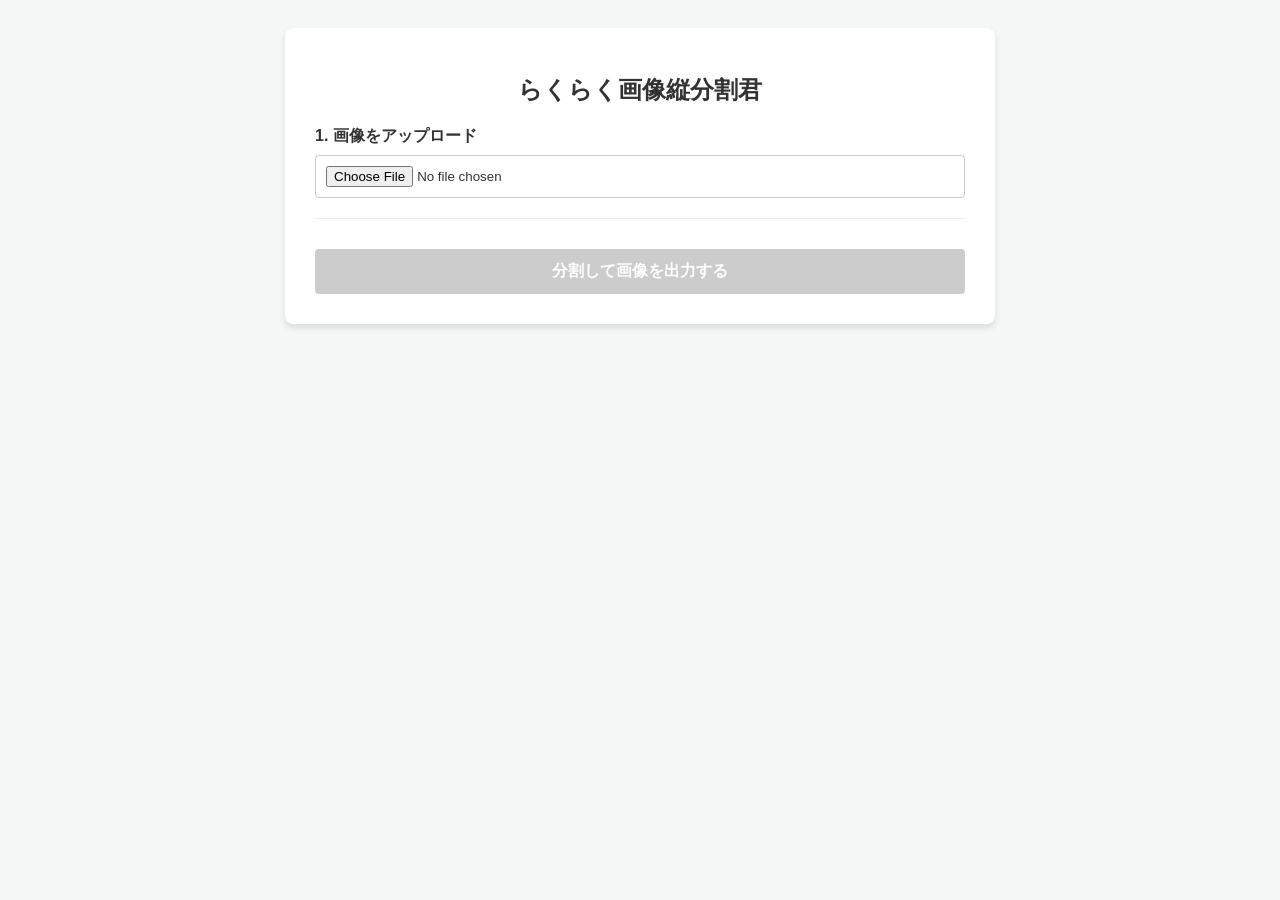
<file: rakuraku_image-splitter.html>
<!DOCTYPE html>
<html lang="ja">
<head>
    <meta charset="UTF-8">
    <meta name="viewport" content="width=device-width, initial-scale=1.0">
    
    <title>らくらく画像縦分割君 | ブラウザで無料画像スライス</title>
    
    <meta name="description" content="ブラウザ上で画像を縦に指定ピクセルで分割できる無料ツール。スマホ対応、ドラッグ操作のプレビュー機能付き。サーバーに画像を送信しないためプライバシーも安全です。Web漫画の分割などに最適！">
    
    <meta property="og:title" content="画像縦分割ツール | ブラウザ完結の無料スライサー">
    <meta property="og:description" content="アップロードした画像を任意のピクセルで縦分割し、一括保存できる無料ツールです。">
    <meta property="og:type" content="website">
    
    <style>

        body { font-family: sans-serif; background-color: #f4f7f6; color: #333; padding: 20px; }
        .container { max-width: 650px; margin: 0 auto; background: #fff; padding: 30px; border-radius: 8px; box-shadow: 0 4px 6px rgba(0,0,0,0.1); }
        h1 { font-size: 1.5rem; text-align: center; margin-bottom: 20px; }
        .form-group { margin-bottom: 20px; padding-bottom: 15px; border-bottom: 1px solid #eee; }
        .form-group:last-child { border-bottom: none; }
        label { display: block; font-weight: bold; margin-bottom: 8px; }
        input[type="file"], input[type="number"] { width: 100%; padding: 10px; border: 1px solid #ccc; border-radius: 4px; box-sizing: border-box; }
        
        .cut-point-row { display: flex; align-items: center; margin-bottom: 10px; background: #f9f9f9; padding: 10px; border-radius: 4px; }
        .cut-point-row label { margin-bottom: 0; margin-right: 15px; white-space: nowrap; font-weight: normal; width: 120px;}
        
        button { padding: 12px; border: none; border-radius: 4px; font-size: 1rem; cursor: pointer; transition: background 0.3s; }
        .btn-primary { width: 100%; background-color: #007bff; color: white; margin-top: 10px; font-weight: bold;}
        .btn-primary:hover { background-color: #0056b3; }
        .btn-primary:disabled { background-color: #ccc; cursor: not-allowed; }
        .btn-secondary { background-color: #6c757d; color: white; padding: 8px 15px; font-size: 0.9rem; margin-bottom: 15px;}
        .btn-secondary:hover { background-color: #5a6268; }

        .preview-container { text-align: center; border: 2px dashed #ccc; padding: 10px; background: #fafafa; border-radius: 4px; margin-bottom: 20px; position: relative;}
        
        /* --- プレビューのキャンバスのスタイル修正 --- */
        #previewCanvas { 
            width: 100%; 
            height: auto; 
            display: block; 
            box-shadow: 0 2px 4px rgba(0,0,0,0.1); 
            cursor: crosshair; /* 基本は十字カーソル */
            touch-action: none; /* スマホで線をなぞった時に画面がスクロールするのを防ぐ */
        }
        
        #previewPlaceholder { color: #999; padding: 40px 0; }
        
        .info-text { font-size: 0.9rem; color: #007bff; font-weight: bold; margin-top: 5px; }
        .slice-heights-box { background: #e9ecef; padding: 10px; border-radius: 4px; font-size: 0.9rem; margin-top: 15px; line-height: 1.5; }
        .slice-heights-box span { display: inline-block; margin-right: 15px; color: #333; }

        #resultArea { margin-top: 40px; border-top: 3px solid #007bff; padding-top: 20px; display: none; }
        .result-item { margin-bottom: 30px; text-align: center; background: #fdfdfd; padding: 15px; border: 1px solid #ddd; border-radius: 8px; }
        .result-item img { max-width: 100%; height: auto; display: block; margin: 0 auto 15px; box-shadow: 0 2px 5px rgba(0,0,0,0.2); }
        .download-btn { display: inline-block; background-color: #28a745; color: white; padding: 10px 20px; text-decoration: none; border-radius: 4px; font-weight: bold; cursor: pointer; }
        .download-btn:hover { background-color: #218838; }
        
        .btn-warning { background-color: #ff9800; color: white; font-weight: bold; width: auto; padding: 12px 30px; box-shadow: 0 4px 6px rgba(0,0,0,0.1); }
        .btn-warning:hover { background-color: #e68a00; }
        .btn-warning:disabled { background-color: #ccc; box-shadow: none; cursor: not-allowed; }
    </style>
</head>
<body>

<div class="container">
    <h1>らくらく画像縦分割君</h1>
    
    <div class="form-group">
        <label for="imageInput">1. 画像をアップロード</label>
        <input type="file" id="imageInput" accept="image/png, image/jpeg, image/webp">
        <div id="imageInfo" class="info-text"></div>
    </div>

    <div class="form-group" id="previewGroup" style="display: none;">
        <label>分割プレビュー（赤い線をドラッグして調整できます）</label>
        <div class="preview-container">
            <div id="previewPlaceholder">画像と分割線が表示されます</div>
            <canvas id="previewCanvas" style="display: none;"></canvas>
        </div>
    </div>

    <div class="form-group" id="splitCountGroup" style="display: none;">
        <label for="splitCount">2. 分割数</label>
        <input type="number" id="splitCount" value="2" min="2" max="50">
    </div>

    <div class="form-group" id="cutPointsGroup" style="display: none;">
        <label>3. カット位置のピクセル数を指定 (px)</label>
        <button type="button" id="resetEvenBtn" class="btn-secondary">🔄 均等割りにリセット</button>
        <div id="cutPointsContainer"></div>
        <div id="sliceHeightsDisplay" class="slice-heights-box"></div>
    </div>

    <button id="processBtn" class="btn-primary" disabled>分割して画像を出力する</button>

    <div id="resultArea">
        <h2 style="text-align: center; color: #007bff;">分割結果</h2>
        <div style="text-align: center; margin-bottom: 20px;">
            <button id="downloadAllBtn" class="btn-warning" style="display: none;">📦 出力された画像をすべて一括保存</button>
        </div>
        <div id="resultContainer"></div>
    </div>
</div>

<script>
    let loadedImage = null;
    const imageInput = document.getElementById('imageInput');
    const imageInfo = document.getElementById('imageInfo');
    const splitCountInput = document.getElementById('splitCount');
    const cutPointsContainer = document.getElementById('cutPointsContainer');
    const previewCanvas = document.getElementById('previewCanvas');
    const previewCtx = previewCanvas.getContext('2d');
    const processBtn = document.getElementById('processBtn');
    const resetEvenBtn = document.getElementById('resetEvenBtn');
    const sliceHeightsDisplay = document.getElementById('sliceHeightsDisplay');
    
    const previewGroup = document.getElementById('previewGroup');
    const splitCountGroup = document.getElementById('splitCountGroup');
    const cutPointsGroup = document.getElementById('cutPointsGroup');
    
    const resultArea = document.getElementById('resultArea');
    const resultContainer = document.getElementById('resultContainer');
    const downloadAllBtn = document.getElementById('downloadAllBtn');

    // --- ドラッグ操作用の変数 ---
    let isDragging = false;
    let draggedLineIndex = -1;

    imageInput.addEventListener('change', async (e) => {
        const file = e.target.files[0];
        if (!file) return;

        try {
            loadedImage = await loadImage(file);
            imageInfo.textContent = `元の画像のサイズ: 幅 ${loadedImage.width}px / 高さ ${loadedImage.height}px`;
            
            previewGroup.style.display = 'block';
            splitCountGroup.style.display = 'block';
            cutPointsGroup.style.display = 'block';
            resultArea.style.display = 'none';
            downloadAllBtn.style.display = 'none';
            processBtn.disabled = false;

            generateCutInputs();
        } catch (error) {
            console.error(error);
            alert('画像の読み込みに失敗しました。');
        }
    });

    splitCountInput.addEventListener('input', () => {
        if (loadedImage) generateCutInputs();
    });

    resetEvenBtn.addEventListener('click', () => {
        if (loadedImage) generateCutInputs();
    });

    function calculateEvenCuts(totalHeight, count) {
        const baseHeight = Math.floor(totalHeight / count);
        const remainder = totalHeight % count;
        const cuts = [];
        let currentY = 0;

        for (let i = 1; i < count; i++) {
            const sliceHeight = baseHeight + (i <= remainder ? 1 : 0);
            currentY += sliceHeight;
            cuts.push(currentY);
        }
        return cuts;
    }

    function generateCutInputs() {
        cutPointsContainer.innerHTML = '';
        let count = parseInt(splitCountInput.value, 10);
        if (isNaN(count) || count < 2) count = 2;
        
        const totalHeight = loadedImage.height;
        const defaultCuts = calculateEvenCuts(totalHeight, count);

        defaultCuts.forEach((cutY, index) => {
            const row = document.createElement('div');
            row.className = 'cut-point-row';
            
            const label = document.createElement('label');
            label.textContent = `上から ${index + 1}本目の線:`;
            
            const input = document.createElement('input');
            input.type = 'number';
            input.className = 'cut-input';
            input.value = cutY;
            input.min = 1;
            input.max = totalHeight - 1;
            
            input.addEventListener('input', () => {
                drawPreview();
                updateSliceHeights();
            });

            row.appendChild(label);
            row.appendChild(input);
            cutPointsContainer.appendChild(row);
        });
        
        drawPreview();
        updateSliceHeights();
    }

    function drawPreview() {
        if (!loadedImage) return;

        previewCanvas.width = loadedImage.width;
        previewCanvas.height = loadedImage.height;
        previewCtx.drawImage(loadedImage, 0, 0);

        const inputs = document.querySelectorAll('.cut-input');
        previewCtx.strokeStyle = 'red';
        previewCtx.lineWidth = Math.max(3, Math.floor(loadedImage.width / 300)); 

        inputs.forEach(input => {
            const y = parseInt(input.value, 10);
            if (!isNaN(y) && y > 0 && y < loadedImage.height) {
                previewCtx.beginPath();
                previewCtx.moveTo(0, y);
                previewCtx.lineTo(loadedImage.width, y);
                previewCtx.stroke();
            }
        });

        document.getElementById('previewPlaceholder').style.display = 'none';
        previewCanvas.style.display = 'block';
    }

    function updateSliceHeights() {
        if (!loadedImage) return;
        const totalHeight = loadedImage.height;
        
        let cuts = Array.from(document.querySelectorAll('.cut-input'))
            .map(input => parseInt(input.value, 10))
            .filter(y => !isNaN(y) && y > 0 && y < totalHeight);
        
        cuts.push(0);
        cuts.push(totalHeight);
        cuts.sort((a, b) => a - b);
        cuts = [...new Set(cuts)];

        let html = '<strong>【出力される各画像の高さ】</strong><br>';
        for (let i = 0; i < cuts.length - 1; i++) {
            const height = cuts[i + 1] - cuts[i];
            html += `<span>${i + 1}枚目: <b>${height}px</b></span>`;
        }
        sliceHeightsDisplay.innerHTML = html;
    }

    // --- マウス/タッチ座標を画像の内部ピクセルに変換する関数 ---
    function getPointerY(e) {
        const rect = previewCanvas.getBoundingClientRect();
        const scaleY = previewCanvas.height / rect.height; // 表示サイズと実サイズの比率
        return (e.clientY - rect.top) * scaleY;
    }

    // --- カーソルがどの線の近くにあるか判定する関数 ---
    function getHoveredLineIndex(y) {
        const inputs = Array.from(document.querySelectorAll('.cut-input'));
        const rect = previewCanvas.getBoundingClientRect();
        const scaleY = previewCanvas.height / rect.height;
        // 画面上での「15px」の範囲を当たり判定とする（どんな画像サイズでも同じ操作感にするため）
        const tolerance = 15 * scaleY; 

        for (let i = 0; i < inputs.length; i++) {
            const lineY = parseInt(inputs[i].value, 10);
            if (Math.abs(y - lineY) <= tolerance) {
                return i;
            }
        }
        return -1;
    }

    // --- ドラッグ操作のイベント設定 (PointerEvent を使用) ---
    previewCanvas.addEventListener('pointerdown', (e) => {
        if (!loadedImage) return;
        // マウスがキャンバス外に出てもドラッグを継続できるようにキャプチャ
        previewCanvas.setPointerCapture(e.pointerId); 
        
        const y = getPointerY(e);
        const lineIndex = getHoveredLineIndex(y);
        
        if (lineIndex !== -1) {
            isDragging = true;
            draggedLineIndex = lineIndex;
            previewCanvas.style.cursor = 'ns-resize'; // 上下リサイズカーソルに変更
        }
    });

    previewCanvas.addEventListener('pointermove', (e) => {
        if (!loadedImage) return;
        const y = getPointerY(e);

        if (isDragging && draggedLineIndex !== -1) {
            const inputs = Array.from(document.querySelectorAll('.cut-input'));
            let newY = Math.round(y);
            
            // 線同士が交差しないように、上下の線の位置を調べて限界値を設定する
            let minY = 1;
            let maxY = loadedImage.height - 1;
            
            if (draggedLineIndex > 0) {
                minY = parseInt(inputs[draggedLineIndex - 1].value, 10) + 1; // 上の線より下
            }
            if (draggedLineIndex < inputs.length - 1) {
                maxY = parseInt(inputs[draggedLineIndex + 1].value, 10) - 1; // 下の線より上
            }
            
            // 限界値の範囲内に座標を収める
            newY = Math.max(minY, Math.min(newY, maxY));
            
            // 入力欄の数値を書き換え、プレビューと情報を更新
            inputs[draggedLineIndex].value = newY;
            drawPreview();
            updateSliceHeights();
            
        } else {
            // ドラッグしていない時は、線の近くにカーソルが来たら形を変える（ホバー効果）
            const lineIndex = getHoveredLineIndex(y);
            previewCanvas.style.cursor = lineIndex !== -1 ? 'ns-resize' : 'crosshair';
        }
    });

    // ドラッグ終了処理
    const endDrag = (e) => {
        if(isDragging) {
            isDragging = false;
            draggedLineIndex = -1;
            previewCanvas.releasePointerCapture(e.pointerId);
            previewCanvas.style.cursor = 'crosshair';
        }
    };
    previewCanvas.addEventListener('pointerup', endDrag);
    previewCanvas.addEventListener('pointercancel', endDrag);

    // 画面出力処理
    processBtn.addEventListener('click', () => {
        if (!loadedImage) return;
        
        processBtn.disabled = true;
        processBtn.textContent = '処理中...';
        resultContainer.innerHTML = ''; 
        
        setTimeout(() => {
            try {
                const width = loadedImage.width;
                const totalHeight = loadedImage.height;

                let cuts = Array.from(document.querySelectorAll('.cut-input'))
                    .map(input => parseInt(input.value, 10))
                    .filter(y => !isNaN(y) && y > 0 && y < totalHeight);
                
                cuts.push(0);
                cuts.push(totalHeight);
                cuts.sort((a, b) => a - b);
                cuts = [...new Set(cuts)];

                const workCanvas = document.createElement('canvas');
                const workCtx = workCanvas.getContext('2d');
                workCanvas.width = width;

                for (let i = 0; i < cuts.length - 1; i++) {
                    const startY = cuts[i];
                    const endY = cuts[i + 1];
                    const currentHeight = endY - startY;
                    
                    workCanvas.height = currentHeight;
                    workCtx.drawImage(loadedImage, 0, startY, width, currentHeight, 0, 0, width, currentHeight);
                    
                    const dataUrl = workCanvas.toDataURL('image/png');
                    const fileNumber = String(i + 1).padStart(2, '0');
                    const fileName = `image_${fileNumber}.png`;
                    
                    const itemDiv = document.createElement('div');
                    itemDiv.className = 'result-item';
                    
                    const label = document.createElement('h3');
                    label.textContent = `${i + 1}枚目 (${width}x${currentHeight}px)`;
                    label.style.marginTop = '0';
                    
                    const img = document.createElement('img');
                    img.src = dataUrl;
                    
                    const downloadBtn = document.createElement('a');
                    downloadBtn.href = dataUrl;
                    downloadBtn.download = fileName;
                    downloadBtn.className = 'download-btn individual-download-btn';
                    downloadBtn.textContent = `⬇️ ${fileName} を保存`;

                    itemDiv.appendChild(label);
                    itemDiv.appendChild(img);
                    itemDiv.appendChild(downloadBtn);
                    resultContainer.appendChild(itemDiv);
                }

                resultArea.style.display = 'block';
                downloadAllBtn.style.display = 'inline-block';
                resultArea.scrollIntoView({ behavior: 'smooth' });

            } catch (error) {
                console.error(error);
                alert('エラーが発生しました。');
            } finally {
                processBtn.disabled = false;
                processBtn.textContent = '分割して画像を出力する';
            }
        }, 50);
    });

    downloadAllBtn.addEventListener('click', async () => {
        const links = document.querySelectorAll('.individual-download-btn');
        if (links.length === 0) return;

        const confirmMsg = '出力された全ての画像を順番にダウンロードします。\nブラウザから「複数ファイルのダウンロード」の許可を求められた場合は「許可」を押してください。\n\nよろしいですか？';
        if (!confirm(confirmMsg)) return;

        const originalText = downloadAllBtn.textContent;
        downloadAllBtn.disabled = true;
        downloadAllBtn.textContent = '📦 ダウンロード中...';

        for (let i = 0; i < links.length; i++) {
            links[i].click();
            await new Promise(resolve => setTimeout(resolve, 500));
        }

        downloadAllBtn.textContent = '✅ ダウンロード完了！';
        
        setTimeout(() => {
            downloadAllBtn.disabled = false;
            downloadAllBtn.textContent = originalText;
        }, 3000);
    });

    function loadImage(file) {
        return new Promise((resolve, reject) => {
            const img = new Image();
            img.onload = () => resolve(img);
            img.onerror = reject;
            img.src = URL.createObjectURL(file);
        });
    }
</script>

</body>
</html>
</file>
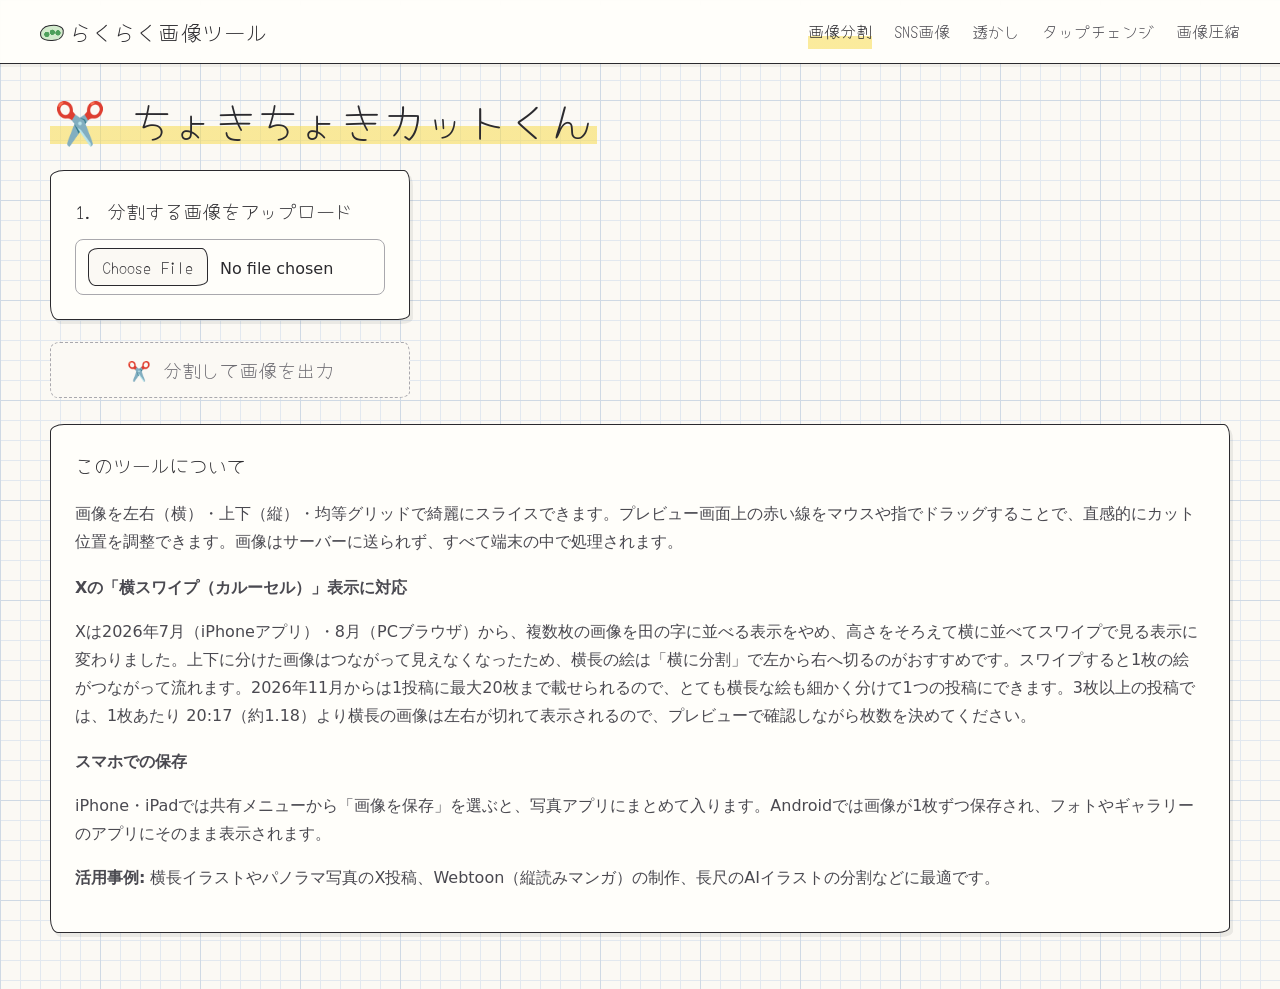
<file: splitter.html>
<!DOCTYPE html>
<html lang="ja">
<head>
    <meta charset="UTF-8">
    <meta name="viewport" content="width=device-width, initial-scale=1.0">
    <title>ちょきちょきカットくん | Xのカルーセル表示に対応 横分割・縦分割の画像分割ツール</title>
    <link rel="icon" href="data:image/svg+xml,<svg xmlns=%22http://www.w3.org/2000/svg%22 viewBox=%220 0 100 100%22><text y=%22.9em%22 font-size=%2290%22>✂️</text></svg>">
    <meta name="description" content="ブラウザ上で画像を横分割・縦分割・グリッド分割できる無料ツール。Xの新しいカルーセル表示（横スワイプ）での見え方をリアルタイムでプレビュー。横長の絵をスワイプでつながる画像に分割できます。スマホは写真アプリに直接保存。">
    <style>
        /* 基本・共通CSS */
        body { font-family: 'Helvetica Neue', Arial, sans-serif; background-color: #f4f7f6; color: #333; margin: 0; line-height: 1.6; }
        .navbar { background: #fff; padding: 15px 30px; box-shadow: 0 2px 4px rgba(0,0,0,0.1); display: flex; justify-content: space-between; align-items: center; }
        .navbar a { text-decoration: none; color: #333; font-weight: bold; }
        .nav-links a { margin-left: 0; color: #005fcc; }
        .nav-links a:hover { text-decoration: underline; }

        .container { max-width: 750px; margin: 30px auto; background: #fff; padding: 30px; border-radius: 8px; box-shadow: 0 4px 6px rgba(0,0,0,0.1); }
        h1 { font-size: 1.6rem; text-align: center; margin-bottom: 20px; color: #222; border-bottom: 2px solid #005fcc; padding-bottom: 10px; display: inline-block; width: 100%;}

        .form-group { margin-bottom: 20px; padding-bottom: 15px; border-bottom: 1px solid #eee; }
        label { display: block; font-weight: bold; margin-bottom: 8px; color: #444; }
        input[type="file"], input[type="number"] { width: 100%; padding: 10px; border: 1px solid #ccc; border-radius: 4px; box-sizing: border-box; font-size: 1rem; }

        .radio-group { display: flex; gap: 8px; margin-top: 5px; flex-direction: column; }
        .radio-group label { font-weight: normal; display: flex; align-items: center; gap: 8px; cursor: pointer; background: #f1f3f5; padding: 8px 12px; border-radius: 20px; border: 1px solid #ddd; transition: 0.2s; margin: 0; }
        .radio-group label:has(input:checked) { border-color: #000 !important; }
        .radio-group input[type="radio"]:checked + span { font-weight: bold; }
        .mode-new { display: inline-block; margin-left: 6px; padding: 0 7px; background: #d3ebcd; border: 1.5px solid #2b2a2e; color: #2b2a2e; font-family: var(--hand); font-size: .78rem; font-weight: 400; border-radius: 8px 5px 9px 6px; vertical-align: 1px; }

        button { padding: 12px; border: none; border-radius: 4px; font-size: 1rem; cursor: pointer; transition: background 0.2s; }
        .btn-primary { width: 100%; background-color: #005fcc; color: white; font-weight: bold; font-size: 1.1rem; padding: 15px;}
        .btn-primary:disabled { background-color: #ccc; cursor: not-allowed; }
        .btn-secondary { background-color: #6c757d; color: white; padding: 8px 15px; font-size: 0.9rem; }
        .btn-warning { background-color: #b45309; color: white; font-weight: bold; padding: 12px 30px; }
        .btn-row { display: flex; gap: 8px; flex-wrap: wrap; margin: 10px 0 12px; }
        .btn-row .btn-secondary { flex: 1 1 auto; }
        .piece-info { margin: 12px 0 0; padding: 10px 12px; background: var(--paper); border: 1.5px dashed var(--ink4); border-radius: 10px; font-size: .85rem; line-height: 1.6; }

        /* 分割特有CSS */
        .cut-point-row { display: flex; align-items: center; margin-bottom: 8px; background: #f9f9f9; padding: 8px 10px; border-radius: 4px; gap: 10px; }
        .cut-point-row label { margin: 0; white-space: nowrap; font-weight: normal; flex: 0 0 auto; min-width: 92px; }
        .cut-point-row input { flex: 1 1 auto; min-width: 0; }
        .cut-point-row .unit { flex: 0 0 auto; color: #757575; font-size: .85rem; }
        .grid-inputs { display: flex; gap: 15px; }
        .grid-inputs div { flex: 1; }
        .preview-container { text-align: center; padding: 10px; position: relative; }
        /* 縦長の画像でも画面に収まるよう、高さは画面の8割まで（横幅に合わせて縮む） */
        #previewCanvas { width: auto; height: auto; max-width: 100%; max-height: 80vh; margin: 0 auto; display: block; touch-action: none; cursor: crosshair; }

        /* X の見え方 */
        #xSplitPreviewArea { padding: 20px; display: none; }
        #xSplitPreviewArea h2 { margin: 0 0 4px; font-size: 1.2rem; }
        .x-view-tabs { display: flex; gap: 6px; margin-bottom: 14px; }
        .x-view-tabs .tab-btn { flex: 1 1 0; width: auto !important; min-height: 44px; padding: 6px 10px; border: 1.5px solid var(--ink4) !important; background: var(--panel); color: var(--ink); font-size: .98rem; line-height: 1.3; cursor: pointer; }

        .x-preview-box { background: #fff; border: 1px solid #e1e8ed; padding: 12px 0 10px 12px; max-width: 560px; margin: 0 auto; overflow: hidden; color: #0f1419; font-family: -apple-system, BlinkMacSystemFont, "Segoe UI", "Hiragino Sans", "Noto Sans JP", sans-serif; }
        .x-post { display: flex; gap: 10px; }
        .x-dummy-icon { flex: 0 0 40px; width: 40px; height: 40px; background: linear-gradient(135deg, #cfd9de, #8b98a5); border-radius: 50%; }
        .x-post-body { flex: 1 1 auto; min-width: 0; }
        .x-dummy-name { font-weight: 700; font-size: .92rem; line-height: 1.3; padding-right: 12px; }
        .x-dummy-id { color: #536471; font-weight: 400; }
        .x-dummy-content { font-size: .92rem; margin: 2px 12px 10px 0; line-height: 1.45; }
        .x-dummy-actions { display: flex; justify-content: space-between; max-width: 360px; margin: 10px 12px 0 0; color: #536471; font-size: .8rem; }

        /* カルーセル（2026年7〜8月からの表示）: 高さをそろえて横に並べ、横スワイプで見る */
        .x-carousel-wrap { position: relative; }
        .x-carousel { display: flex; gap: 4px; overflow-x: auto; scroll-snap-type: x mandatory; scroll-padding-left: 0; padding-right: 12px; scrollbar-width: none; -webkit-overflow-scrolling: touch; overscroll-behavior-x: contain; }
        .x-carousel::-webkit-scrollbar { display: none; }
        .x-car-item { position: relative; flex: 0 0 auto; overflow: hidden; border-radius: 14px; border: 1px solid #cfd9de; background: #f0f0f0; scroll-snap-align: start; }
        .x-car-item canvas { display: block; width: 100%; height: 100%; border: 0 !important; border-radius: 0 !important; }
        .x-crop-badge { position: absolute; left: 6px; bottom: 6px; padding: 2px 6px; border-radius: 4px; background: rgba(180, 0, 0, .85); color: #fff; font-size: .68rem; font-weight: 700; line-height: 1.4; }
        .x-num-badge { position: absolute; right: 6px; top: 6px; padding: 1px 7px; border-radius: 10px; background: rgba(0, 0, 0, .6); color: #fff; font-size: .7rem; font-weight: 700; }
        .x-car-nav { position: absolute; top: 50%; transform: translateY(-50%); width: 34px !important; height: 34px; min-height: 0 !important; padding: 0 !important; border-radius: 50% !important; border: 0 !important; background: rgba(15, 20, 25, .75) !important; color: #fff !important; font-size: 1.1rem; line-height: 34px; display: none; }
        .x-car-nav.prev { left: 6px; }
        .x-car-nav.next { right: 18px; }
        .x-carousel-wrap.can-prev .x-car-nav.prev,
        .x-carousel-wrap.can-next .x-car-nav.next { display: block; }
        @media (hover: none) { .x-carousel-wrap .x-car-nav { display: none !important; } }

        /* 旧表示（田の字グリッド。Android アプリの一部に残る） */
        #xGridContainer { display: grid; gap: 2px; border-radius: 14px; overflow: hidden; border: 1px solid #cfd9de; aspect-ratio: 16 / 9; margin-right: 12px; }
        .x-grid-item { position: relative; width: 100%; height: 100%; overflow: hidden; background: #f0f0f0; }
        .x-grid-item canvas { position: absolute; top: 0; left: 0; width: 100%; height: 100%; object-fit: cover; border: 0 !important; border-radius: 0 !important; }
        #xGridContainer.x-layout-1 { display: block; aspect-ratio: auto; border: none;}
        #xGridContainer.x-layout-1 .x-grid-item { border-radius: 14px; border: 1px solid #cfd9de; max-height: 500px; }
        #xGridContainer.x-layout-1 canvas { position: static; height: auto; max-height: 500px; object-fit: contain; }
        #xGridContainer.x-layout-2 { grid-template-columns: 1fr 1fr; }
        #xGridContainer.x-layout-3 { grid-template-columns: 1fr 1fr; grid-template-rows: 1fr 1fr; }
        #xGridContainer.x-layout-3 .x-grid-item:nth-child(1) { grid-row: span 2; }
        #xGridContainer.x-layout-4 { grid-template-columns: 1fr 1fr; grid-template-rows: 1fr 1fr; }


        #splitResultArea { padding-top: 20px; display: none; }
        #splitResultArea h2 { text-align: center; margin: 0 0 14px; }
        .bulk-save { text-align: center; margin-bottom: 20px; }
        .save-actions { display: flex; flex-wrap: wrap; justify-content: center; gap: 10px; }
        .fine-tune { margin-top: 4px; }
        .fine-tune summary { padding: 8px 14px; font-size: 1rem; }
        .fine-tune > div { padding: 2px 10px 6px; }
        .result-item .download-btn { font-size: .95rem; padding: 6px 8px; white-space: nowrap; }
        .result-item.is-copied { outline: 3px solid #4e9f5b; outline-offset: 2px; }
        .result-item.is-copied::after { content: "コピー済み"; position: absolute; top: 8px; left: 8px; padding: 0 8px; border-radius: 8px; background: #d3ebcd; border: 1.5px solid #2b2a2e; font-family: var(--hand); font-size: .85rem; }
        .result-grid { display: grid; gap: 15px; grid-template-columns: repeat(auto-fill, minmax(150px, 1fr)); margin-bottom: 20px; }
        .result-item { text-align: center; padding: 12px; }
        .result-item img { max-width: 100%; max-height: 260px; height: auto; display: block; margin: 0 auto 10px; }
        .download-btn { display: inline-flex; align-items: center; justify-content: center; padding: 8px 10px; text-decoration: none; font-weight: bold; font-size: 0.85rem; width: 100%; box-sizing: border-box; }

        .seo-content { color: #444; }
        .seo-content h3 { margin-top: 0; }
        .seo-content h4 { margin: 18px 0 4px; }

        @media (max-width: 720px) {
            .x-view-tabs .tab-btn { width: auto !important; }
            .btn-row .btn-secondary { width: auto; }
        }
    </style>
    <link rel="stylesheet" href="assets/styles.css?v=20261113b">
    <script src="assets/site.js?v=20261114"></script>
    <script async src="https://pagead2.googlesyndication.com/pagead/js/adsbygoogle.js?client=ca-pub-3769360007517865"
     crossorigin="anonymous"></script>
</head>
<body class="tool-page splitter-page">

    <nav class="navbar" aria-label="メインナビゲーション">
  <a href="index.html" class="brand">らくらく画像ツール</a>
  <div class="nav-links" aria-label="ツール一覧">
    <a href="splitter.html">画像分割</a>
    <a href="cropper.html">SNS画像</a>
    <a href="watermark.html">透かし</a>
    <a href="tap-change.html">タップチェンジ</a>
    <a href="image-resolution-downsizer.html">画像圧縮</a>
  </div>
</nav>

    <div class="container">
        <h1>✂️ ちょきちょきカットくん</h1>

        <div class="split-layout">
        <div class="split-side">
            <div class="form-group" id="uploadGroup">
                <label for="splitImageInput">1. 分割する画像をアップロード</label>
                <input type="file" id="splitImageInput" accept="image/png, image/jpeg, image/webp">
            </div>

            <div class="form-group" id="splitModeGroup" style="display: none;">
                <label>2. 分割モード</label>
                <div class="radio-group">
                    <label><input type="radio" name="splitMode" value="horizontal"> <span>横に分割（左 → 右）<span class="mode-new">X向け</span></span></label>
                    <label><input type="radio" name="splitMode" value="vertical"> <span>縦に分割（上 → 下）</span></label>
                    <label><input type="radio" name="splitMode" value="grid"> <span>縦＋横（均等グリッド）</span></label>
                </div>
            </div>

            <div class="form-group" id="splitSettingsGroup" style="display: none;">
                <label>3. 分割の設定</label>
                <div id="lineSettings">
                    <label for="splitCount" id="splitCountLabel" style="font-weight:normal;">分割数</label>
                    <input type="number" id="splitCount" value="2" min="2" max="50" inputmode="numeric">
                    <div class="btn-row">
                        <button type="button" id="recommendBtn" class="secondary btn-secondary">⭐ おすすめの枚数</button>
                        <button type="button" id="resetEvenBtn" class="secondary btn-secondary">🔄 均等割りに戻す</button>
                    </div>
                    <details class="fine-tune" id="fineTune">
                        <summary>線の位置を px で調整</summary>
                        <div id="cutPointsContainer"></div>
                    </details>
                </div>

                <div id="gridSettings" style="display: none;">
                    <div class="grid-inputs">
                        <div><label for="gridRows" style="font-weight:normal;">縦の行数</label><input type="number" id="gridRows" value="2" min="1" max="20" inputmode="numeric"></div>
                        <div><label for="gridCols" style="font-weight:normal;">横の列数</label><input type="number" id="gridCols" value="2" min="1" max="20" inputmode="numeric"></div>
                    </div>
                </div>
                <div class="piece-info" id="pieceInfo"></div>
            </div>

            <button id="splitProcessBtn" type="button" class="btn-primary" disabled>✂️ 分割して画像を出力</button>
        </div>

        <div class="split-main">
            <div class="form-group" id="splitPreviewGroup" style="display: none;">
                <label>分割位置の調整（プレビュー）</label>
                <div class="preview-container">
                    <canvas id="previewCanvas" style="display: none;" aria-label="分割位置を調整する画像プレビュー"></canvas>
                </div>
            </div>

            <div id="xSplitPreviewArea">
                <h2>📱 X に投稿した時の見え方</h2>
                <div class="x-view-tabs" role="tablist" aria-label="Xの表示の種類">
                    <button type="button" class="tab-btn active" data-view="carousel" role="tab" aria-selected="true">いまのX（横スワイプ）</button>
                    <button type="button" class="tab-btn" data-view="grid" role="tab" aria-selected="false">旧表示（田の字）</button>
                </div>
                <div class="x-preview-box">
                    <div class="x-post">
                        <div class="x-dummy-icon" aria-hidden="true"></div>
                        <div class="x-post-body">
                            <div class="x-dummy-name">あなたの名前 <span class="x-dummy-id">@your_id · 今</span></div>
                            <div class="x-dummy-content">分割した画像を投稿するとこんな感じで表示されます！ #画像分割</div>
                            <div class="x-carousel-wrap" id="xCarouselWrap">
                                <div class="x-carousel" id="xCarousel" aria-label="カルーセル表示のプレビュー"></div>
                                <button type="button" class="tool-btn x-car-nav prev" aria-label="前の画像">‹</button>
                                <button type="button" class="tool-btn x-car-nav next" aria-label="次の画像">›</button>
                            </div>
                            <div id="xGridContainer" style="display:none;"></div>
                            <div class="x-dummy-actions" aria-hidden="true"><span>💬 12</span><span>🔁 34</span><span>♡ 567</span><span>📊 8.9万</span></div>
                        </div>
                    </div>
                </div>
            </div>

            <div id="splitResultArea">
                <h2>出力結果</h2>
                <div class="bulk-save">
                    <div class="save-actions">
                        <button id="splitDownloadAllBtn" type="button" class="btn-warning">📦 すべて一括保存</button>
                        <button id="splitCopyBtn" type="button" class="secondary">📋 1枚目をコピー</button>
                        <button id="splitShareXBtn" type="button" class="secondary">📤 X アプリへまとめて送る</button>
                    </div>
                    <p class="save-hint" id="splitCopyHint"></p>
                </div>
                <div id="splitResultContainer" class="result-grid"></div>
            </div>
        </div>
        </div>

        <div class="seo-content">
            <h3>このツールについて</h3>
            <p>画像を左右（横）・上下（縦）・均等グリッドで綺麗にスライスできます。プレビュー画面上の赤い線をマウスや指でドラッグすることで、直感的にカット位置を調整できます。画像はサーバーに送られず、すべて端末の中で処理されます。</p>
            <h4>Xの「横スワイプ（カルーセル）」表示に対応</h4>
            <p>Xは2026年7月（iPhoneアプリ）・8月（PCブラウザ）から、複数枚の画像を田の字に並べる表示をやめ、高さをそろえて横に並べてスワイプで見る表示に変わりました。上下に分けた画像はつながって見えなくなったため、横長の絵は「横に分割」で左から右へ切るのがおすすめです。スワイプすると1枚の絵がつながって流れます。2026年11月からは1投稿に最大20枚まで載せられるので、とても横長な絵も細かく分けて1つの投稿にできます。3枚以上の投稿では、1枚あたり 20:17（約1.18）より横長の画像は左右が切れて表示されるので、プレビューで確認しながら枚数を決めてください。</p>
            <h4>スマホでの保存</h4>
            <p>iPhone・iPadでは共有メニューから「画像を保存」を選ぶと、写真アプリにまとめて入ります。Androidでは画像が1枚ずつ保存され、フォトやギャラリーのアプリにそのまま表示されます。</p>
            <p><strong>活用事例:</strong> 横長イラストやパノラマ写真のX投稿、Webtoon（縦読みマンガ）の制作、長尺のAIイラストの分割などに最適です。</p>
        </div>
    </div>

<script>
    function loadImage(file) { return new Promise((r, j) => { const url = URL.createObjectURL(file); const i = new Image(); i.onload = () => { URL.revokeObjectURL(url); r(i); }; i.onerror = error => { URL.revokeObjectURL(url); j(error); }; i.src = url; }); }

    const $ = id => document.getElementById(id);
    const state = { img: null, mode: 'horizontal', view: 'carousel', isDragging: false, draggedLineIndex: -1, resultUrls: [], slices: [] };
    const elPreview = $('previewCanvas');
    const ctx = elPreview.getContext('2d');
    const xPreviewArea = $('xSplitPreviewArea');
    const xCarousel = $('xCarousel');
    const xCarouselWrap = $('xCarouselWrap');
    const xGrid = $('xGridContainer');
    const MAX_PER_POST = 20; // X は 2026-11-13 から 1 投稿に画像 20 枚まで（それまでは 4 枚）
    const GRID_MAX = 4;      // 旧表示（田の字）は 4 枚までの並べ方しかない
    const WIDE_LIMIT = 20 / 17; // 3枚以上の投稿で、これより横長だと左右が切れる

    /* ---------- 比率の表示 ---------- */
    const COMMON_RATIOS = [[1,1],[4,5],[3,4],[2,3],[9,16],[1,2],[5,4],[4,3],[3,2],[16,9],[2,1],[20,17],[21,9],[3,1]];
    function ratioLabel(r) {
        let best = null, bestErr = Infinity;
        COMMON_RATIOS.forEach(([a, b]) => { const err = Math.abs(Math.log(r / (a / b))); if (err < bestErr) { bestErr = err; best = `${a}:${b}`; } });
        if (bestErr < 0.025) return best;
        if (bestErr < 0.06) return `約 ${best}`;
        return r >= 1 ? `${r.toFixed(2)}:1` : `1:${(1 / r).toFixed(2)}`;
    }

    /* ---------- 画像の読み込み ---------- */
    $('splitImageInput').addEventListener('change', async (e) => {
        if (!e.target.files[0]) return;
        clearSplitResults();
        try { state.img = await loadImage(e.target.files[0]); }
        catch (err) { alert('画像を読み込めませんでした。PNG・JPEG・WebP の画像を選んでください。'); return; }
        // 横長の絵は「横に分割」、縦長は「縦に分割」から始める
        state.mode = state.img.width > state.img.height ? 'horizontal' : 'vertical';
        document.querySelector(`input[name="splitMode"][value="${state.mode}"]`).checked = true;
        ['splitModeGroup', 'splitSettingsGroup', 'splitPreviewGroup'].forEach(id => $(id).style.display = 'block');
        $('splitResultArea').style.display = 'none';
        $('splitProcessBtn').disabled = false;
        updateUI();
        $('splitCount').value = state.mode === 'horizontal' ? recommendCount() : 2;
        generateInputs();
    });

    document.getElementsByName('splitMode').forEach(r => r.addEventListener('change', e => {
        state.mode = e.target.value; updateUI();
        if (state.mode !== 'grid') { $('splitCount').value = state.mode === 'horizontal' ? recommendCount() : 2; generateInputs(); }
        else draw();
    }));

    function isLineMode() { return state.mode === 'horizontal' || state.mode === 'vertical'; }

    function updateUI() {
        const horizontal = state.mode === 'horizontal';
        $('lineSettings').style.display = isLineMode() ? 'block' : 'none';
        $('gridSettings').style.display = state.mode === 'grid' ? 'block' : 'none';
        $('splitCountLabel').textContent = horizontal ? '横の分割数' : '縦の分割数';
        $('recommendBtn').style.display = horizontal ? '' : 'none';
        elPreview.style.cursor = isLineMode() ? 'crosshair' : 'default';
    }

    /* ---------- おすすめの枚数（横分割） ----------
       カルーセルでは高さがそろって並ぶので、1枚が縦長〜正方形（4:5 前後）だと大きく見える。
       3枚以上で 20:17 より横長になると左右が切れるので避ける。1 投稿に載る 20 枚までで探す。 */
    function recommendCount() {
        if (!state.img) return 2;
        const R = state.img.width / state.img.height;
        let best = 2, bestScore = Infinity;
        for (let n = 2; n <= MAX_PER_POST; n++) {
            const r = R / n;
            let score = Math.abs(Math.log(r / 0.8));
            if (n >= 3 && r > WIDE_LIMIT) score += 10;
            if (score < bestScore - 1e-9) { bestScore = score; best = n; }
        }
        return best;
    }
    $('recommendBtn').addEventListener('click', () => { $('splitCount').value = recommendCount(); generateInputs(); });

    $('splitCount').addEventListener('input', () => { if ((parseInt($('splitCount').value, 10) || 0) >= 2) generateInputs(); });
    $('resetEvenBtn').addEventListener('click', generateInputs);
    $('gridRows').addEventListener('input', draw);
    $('gridCols').addEventListener('input', draw);

    function axisSize() { return state.mode === 'horizontal' ? state.img.width : state.img.height; }

    function generateInputs() {
        if (!state.img || !isLineMode()) return;
        const container = $('cutPointsContainer'); container.innerHTML = '';
        const size = axisSize();
        const count = Math.max(2, Math.min(50, size, parseInt($('splitCount').value, 10) || 2));
        const base = Math.floor(size / count); const rem = size % count;
        const word = state.mode === 'horizontal' ? '左から' : '上から';
        let pos = 0;
        for (let i = 1; i < count; i++) {
            pos += base + (i <= rem ? 1 : 0);
            const row = document.createElement('div'); row.className = 'cut-point-row';
            row.innerHTML = `<label>${word} ${i}本目</label><input type="number" class="cut-input" min="1" max="${size - 1}" value="${pos}" inputmode="numeric"><span class="unit">px</span>`;
            row.querySelector('input').addEventListener('input', draw); container.appendChild(row);
        }
        draw();
    }

    /* ---------- 分割する範囲 ---------- */
    function getCuts() {
        const size = axisSize();
        let cuts = Array.from(document.querySelectorAll('.cut-input')).map(i => parseInt(i.value, 10)).filter(v => !isNaN(v) && v > 0 && v < size);
        cuts.push(0, size); cuts.sort((a, b) => a - b); return [...new Set(cuts)];
    }

    function gridSize() {
        const rows = Math.max(1, Math.min(state.img.height, parseInt($('gridRows').value, 10) || 1));
        const cols = Math.max(1, Math.min(state.img.width, parseInt($('gridCols').value, 10) || 1));
        return { rows, cols };
    }

    function computeSlices() {
        const W = state.img.width, H = state.img.height, slices = [];
        if (state.mode === 'horizontal') {
            const cuts = getCuts();
            for (let i = 0; i < cuts.length - 1; i++) slices.push({ x: cuts[i], y: 0, w: cuts[i + 1] - cuts[i], h: H });
        } else if (state.mode === 'vertical') {
            const cuts = getCuts();
            for (let i = 0; i < cuts.length - 1; i++) slices.push({ x: 0, y: cuts[i], w: W, h: cuts[i + 1] - cuts[i] });
        } else {
            const { rows, cols } = gridSize();
            for (let r = 0; r < rows; r++) for (let c = 0; c < cols; c++) {
                const x0 = Math.floor(c * W / cols), x1 = Math.floor((c + 1) * W / cols);
                const y0 = Math.floor(r * H / rows), y1 = Math.floor((r + 1) * H / rows);
                slices.push({ x: x0, y: y0, w: x1 - x0, h: y1 - y0 });
            }
        }
        return slices;
    }

    /* ---------- プレビューの描画 ---------- */
    function draw() {
        if (!state.img) return;
        const W = state.img.width, H = state.img.height;
        elPreview.width = W; elPreview.height = H;
        ctx.drawImage(state.img, 0, 0);
        const slices = computeSlices(); state.slices = slices;

        // 切る線
        ctx.strokeStyle = 'red'; ctx.lineWidth = Math.max(3, Math.floor(Math.max(W, H) / 400));
        const lines = new Set();
        slices.forEach(s => { if (s.x > 0) lines.add(`v${s.x}`); if (s.y > 0) lines.add(`h${s.y}`); });
        lines.forEach(key => {
            const v = parseInt(key.slice(1), 10); ctx.beginPath();
            if (key[0] === 'v') { ctx.moveTo(v, 0); ctx.lineTo(v, H); } else { ctx.moveTo(0, v); ctx.lineTo(W, v); }
            ctx.stroke();
        });

        // 並び順の番号（Xに並ぶ順）
        const fs = Math.max(16, Math.round(Math.min(W, H) / 14));
        ctx.font = `bold ${fs}px sans-serif`; ctx.textAlign = 'center'; ctx.textBaseline = 'middle';
        slices.forEach((s, i) => {
            const r = Math.min(fs * 0.85, s.w / 2.4, s.h / 2.4); if (r < 8) return;
            const cx = s.x + s.w / 2, cy = s.y + s.h / 2;
            ctx.fillStyle = 'rgba(0,0,0,.55)'; ctx.beginPath(); ctx.arc(cx, cy, r, 0, Math.PI * 2); ctx.fill();
            ctx.fillStyle = '#fff'; ctx.font = `bold ${Math.round(r * 1.05)}px sans-serif`; ctx.fillText(String(i + 1), cx, cy + r * 0.04);
        });

        elPreview.style.display = 'block';
        updatePieceInfo(slices);
        updateXPreview();
    }

    function updatePieceInfo(slices) {
        const el = $('pieceInfo');
        if (!slices.length) { el.textContent = ''; return; }
        const same = slices.every(s => Math.abs(s.w - slices[0].w) <= 1 && Math.abs(s.h - slices[0].h) <= 1);
        let text = same
            ? `${slices.length} 枚 · 各 ${slices[0].w}×${slices[0].h} px（${ratioLabel(slices[0].w / slices[0].h)}）`
            : `${slices.length} 枚 · ` + slices.slice(0, 4).map((s, i) => `${i + 1}枚目 ${s.w}×${s.h}`).join('、') + (slices.length > 4 ? ' …' : '');
        el.textContent = text;
    }

    /* ---------- X の見え方 ---------- */
    // カルーセルでの各画像の表示比率（横 ÷ 縦）。これより横長な分は左右が切れる。
    // 2枚: 横長な方は、縦長な方の約4倍まで。3枚以上: 1・2枚目から決まる上限 T（最大 20:17）を全部に当てる。
    // （5枚以上は 2026-11-13 に始まったばかりで報告がないため、3〜4枚の決まりをそのまま当てた目安）
    function carouselRatios(rs) {
        if (rs.length <= 1) return rs.slice();
        if (rs.length === 2) { const cap = Math.min(rs[0], rs[1]) * 4; return rs.map(r => Math.min(r, cap)); }
        const T = Math.min(WIDE_LIMIT, Math.max(rs[1], 4 / 15 * (3 * rs[0] + 2 * rs[1])));
        return rs.map(r => Math.min(r, T));
    }

    function updateXPreview() {
        const slices = state.slices.slice(0, MAX_PER_POST);
        if (!slices.length) { xPreviewArea.style.display = 'none'; return; }
        xPreviewArea.style.display = 'block';
        xCarouselWrap.style.display = state.view === 'carousel' ? '' : 'none';
        xGrid.style.display = state.view === 'grid' ? '' : 'none';
        if (state.view === 'carousel') renderCarousel(slices); else renderGrid(slices.slice(0, GRID_MAX));
    }

    function renderCarousel(slices) {
        const rs = slices.map(s => s.w / s.h);
        const ds = carouselRatios(rs);
        const avail = Math.max(200, xCarousel.clientWidth - 12);
        // 1枚目を大きく見せ、2枚目の頭が少しのぞく高さにそろえる（高さは幅の1.2倍まで）
        const Hd = slices.length === 1 ? Math.min(avail / ds[0], avail * 1.25) : Math.min(avail * 0.86 / ds[0], avail * 1.2);
        while (xCarousel.children.length > slices.length) xCarousel.lastChild.remove();
        while (xCarousel.children.length < slices.length) {
            const item = document.createElement('div'); item.className = 'x-car-item';
            item.innerHTML = '<canvas></canvas><span class="x-num-badge"></span>';
            xCarousel.appendChild(item);
        }
        const dpr = Math.min(2, window.devicePixelRatio || 1);
        slices.forEach((s, i) => {
            const item = xCarousel.children[i];
            const d = ds[i]; const wDisp = Math.max(1, Math.round(Hd * d)); const hDisp = Math.round(Hd);
            item.style.width = `${wDisp}px`; item.style.height = `${hDisp}px`;
            // 左右を切る（真ん中を残す）
            const sw = Math.min(s.w, s.h * d), sx = s.x + (s.w - sw) / 2;
            const canvas = item.querySelector('canvas');
            const cw = Math.max(1, Math.round(Math.min(wDisp * dpr, 900))), ch = Math.max(1, Math.round(cw / d));
            if (canvas.width !== cw) canvas.width = cw; if (canvas.height !== ch) canvas.height = ch;
            canvas.getContext('2d').drawImage(state.img, sx, s.y, sw, s.h, 0, 0, cw, ch);
            item.querySelector('.x-num-badge').textContent = `${i + 1}/${slices.length}`;
            let badge = item.querySelector('.x-crop-badge');
            const isCropped = sw < s.w - 1;
            if (isCropped) {
                if (!badge) { badge = document.createElement('span'); badge.className = 'x-crop-badge'; item.appendChild(badge); }
                badge.textContent = `左右が切れる（約${Math.round((1 - sw / s.w) * 100)}%）`;
            } else if (badge) badge.remove();
        });
        updateCarouselNav();
    }

    function renderGrid(slices) {
        const count = slices.length; xGrid.className = `x-layout-${count}`;
        let items = xGrid.querySelectorAll('.x-grid-item');
        if (items.length !== count) {
            xGrid.innerHTML = '';
            for (let i = 0; i < count; i++) { const item = document.createElement('div'); item.className = 'x-grid-item'; item.appendChild(document.createElement('canvas')); xGrid.appendChild(item); }
            items = xGrid.querySelectorAll('.x-grid-item');
        }
        for (let i = 0; i < count; i++) {
            const canvas = items[i].querySelector('canvas'); const s = slices[i]; const scale = Math.min(1, 800 / s.w);
            const dw = Math.max(1, Math.floor(s.w * scale)), dh = Math.max(1, Math.floor(s.h * scale));
            if (canvas.width !== dw) canvas.width = dw; if (canvas.height !== dh) canvas.height = dh;
            canvas.getContext('2d').drawImage(state.img, s.x, s.y, s.w, s.h, 0, 0, dw, dh);
        }
    }

    // 表示の切り替え（いまのX / 旧表示）
    document.querySelectorAll('.x-view-tabs .tab-btn').forEach(btn => btn.addEventListener('click', () => {
        state.view = btn.dataset.view;
        document.querySelectorAll('.x-view-tabs .tab-btn').forEach(b => { const on = b === btn; b.classList.toggle('active', on); b.setAttribute('aria-selected', on ? 'true' : 'false'); });
        updateXPreview();
    }));

    // パソコン用の左右ボタン
    function updateCarouselNav() {
        const max = xCarousel.scrollWidth - xCarousel.clientWidth;
        xCarouselWrap.classList.toggle('can-prev', xCarousel.scrollLeft > 4);
        xCarouselWrap.classList.toggle('can-next', max > 4 && xCarousel.scrollLeft < max - 4);
    }
    xCarousel.addEventListener('scroll', updateCarouselNav, { passive: true });
    function stepCarousel(dir) {
        const items = Array.from(xCarousel.children); const left = xCarousel.scrollLeft;
        const offs = items.map(it => it.offsetLeft - xCarousel.firstElementChild.offsetLeft);
        const target = dir > 0 ? offs.find(o => o > left + 4) : [...offs].reverse().find(o => o < left - 4);
        xCarousel.scrollTo({ left: target === undefined ? (dir > 0 ? xCarousel.scrollWidth : 0) : target, behavior: 'smooth' });
    }
    document.querySelector('.x-car-nav.prev').addEventListener('click', () => stepCarousel(-1));
    document.querySelector('.x-car-nav.next').addEventListener('click', () => stepCarousel(1));

    let resizeRaf = 0;
    window.addEventListener('resize', () => { cancelAnimationFrame(resizeRaf); resizeRaf = requestAnimationFrame(() => { if (state.img) updateXPreview(); }); });

    /* ---------- 線のドラッグ ---------- */
    function pointerPos(e) {
        const rect = elPreview.getBoundingClientRect();
        return state.mode === 'horizontal'
            ? (e.clientX - rect.left) * (elPreview.width / rect.width)
            : (e.clientY - rect.top) * (elPreview.height / rect.height);
    }
    function tolerance() { const rect = elPreview.getBoundingClientRect(); return 20 * (elPreview.width / rect.width); }
    function dragCursor() { return state.mode === 'horizontal' ? 'ew-resize' : 'ns-resize'; }

    elPreview.addEventListener('pointerdown', e => {
        if (!state.img || !isLineMode()) return;
        const p = pointerPos(e); const inputs = Array.from(document.querySelectorAll('.cut-input')); const tol = tolerance();
        let best = -1, bestDist = Infinity;
        inputs.forEach((input, i) => { const d = Math.abs(p - parseInt(input.value, 10)); if (d <= tol && d < bestDist) { best = i; bestDist = d; } });
        if (best >= 0) { elPreview.setPointerCapture(e.pointerId); state.isDragging = true; state.draggedLineIndex = best; elPreview.style.cursor = dragCursor(); e.preventDefault(); }
    });
    elPreview.addEventListener('pointermove', e => {
        if (!state.img || !isLineMode()) return;
        const p = pointerPos(e); const inputs = Array.from(document.querySelectorAll('.cut-input'));
        if (state.isDragging && state.draggedLineIndex !== -1) {
            const size = axisSize(); const i = state.draggedLineIndex;
            let v = Math.max(1, Math.min(Math.round(p), size - 1));
            if (i > 0) v = Math.max(v, parseInt(inputs[i - 1].value, 10) + 1);
            if (i < inputs.length - 1) v = Math.min(v, parseInt(inputs[i + 1].value, 10) - 1);
            inputs[i].value = v; draw();
        } else {
            const tol = tolerance();
            elPreview.style.cursor = inputs.some(input => Math.abs(p - parseInt(input.value, 10)) <= tol) ? dragCursor() : 'crosshair';
        }
    });
    const endDrag = e => { if (state.isDragging) { state.isDragging = false; state.draggedLineIndex = -1; try { elPreview.releasePointerCapture(e.pointerId); } catch (_) {} elPreview.style.cursor = 'crosshair'; } };
    elPreview.addEventListener('pointerup', endDrag); elPreview.addEventListener('pointercancel', endDrag);

    /* ---------- 出力 ---------- */
    function clearSplitResults() {
        state.resultUrls.forEach(url => URL.revokeObjectURL(url));
        state.resultUrls = [];
        $('splitResultContainer').innerHTML = '';
    }

    function canvasToBlob(canvas) {
        return new Promise((resolve, reject) => canvas.toBlob(blob => blob ? resolve(blob) : reject(new Error('PNG出力に失敗しました。')), 'image/png'));
    }

    function setSplitControlsDisabled(disabled) {
        const controls = [
            $('splitImageInput'), $('splitCount'), $('resetEvenBtn'), $('recommendBtn'),
            $('gridRows'), $('gridCols'), ...document.getElementsByName('splitMode'), ...document.querySelectorAll('.cut-input')
        ];
        controls.forEach(control => { control.disabled = disabled; });
    }

    $('splitProcessBtn').addEventListener('click', async () => {
        if (!state.img) return;
        const button = $('splitProcessBtn');
        const container = $('splitResultContainer');
        clearSplitResults();
        button.disabled = true;
        button.textContent = '処理中...';
        setSplitControlsDisabled(true);
        const workCanvas = document.createElement('canvas'); const workCtx = workCanvas.getContext('2d');
        try {
            const slices = computeSlices();
            for (let i = 0; i < slices.length; i++) {
                const s = slices[i];
                workCanvas.width = s.w; workCanvas.height = s.h;
                workCtx.drawImage(state.img, s.x, s.y, s.w, s.h, 0, 0, s.w, s.h);
                createResultItem(await canvasToBlob(workCanvas), i + 1, container);
            }
            copySeq.reset();
            $('splitResultArea').style.display = 'block'; $('splitResultArea').scrollIntoView({ behavior: 'smooth' });
        } catch (error) {
            console.error(error);
            alert('画像の分割出力に失敗しました。画像サイズや分割数を小さくして再度お試しください。');
        } finally {
            setSplitControlsDisabled(false);
            button.disabled = false;
            button.textContent = '✂️ 分割して画像を出力';
        }
    });

    function createResultItem(blob, index, container) {
        const item = document.createElement('div'); item.className = 'result-item'; const fileName = `slice_${String(index).padStart(2, '0')}.png`;
        const url = URL.createObjectURL(blob); state.resultUrls.push(url);
        const img = document.createElement('img'); img.src = url; img.alt = `${fileName} のプレビュー`;
        const link = document.createElement('a'); link.href = url; link.download = fileName; link.className = 'download-btn split-dl-btn';
        link.textContent = `${RakurakuSave.env === 'pc' ? '⬇️' : '📷'} ${index}枚目を保存`;
        link.title = fileName;
        RakurakuSave.track(link, blob);
        item.append(img, link); container.appendChild(item);
    }

    const splitLinks = () => document.querySelectorAll('.split-dl-btn');
    RakurakuSave.bindBulk($('splitDownloadAllBtn'), splitLinks);
    const copySeq = RakurakuSave.bindCopySequence($('splitCopyBtn'), splitLinks, $('splitCopyHint'));
    RakurakuSave.bindShareTo($('splitShareXBtn'), splitLinks);
</script>

</body>
</html>
</file>
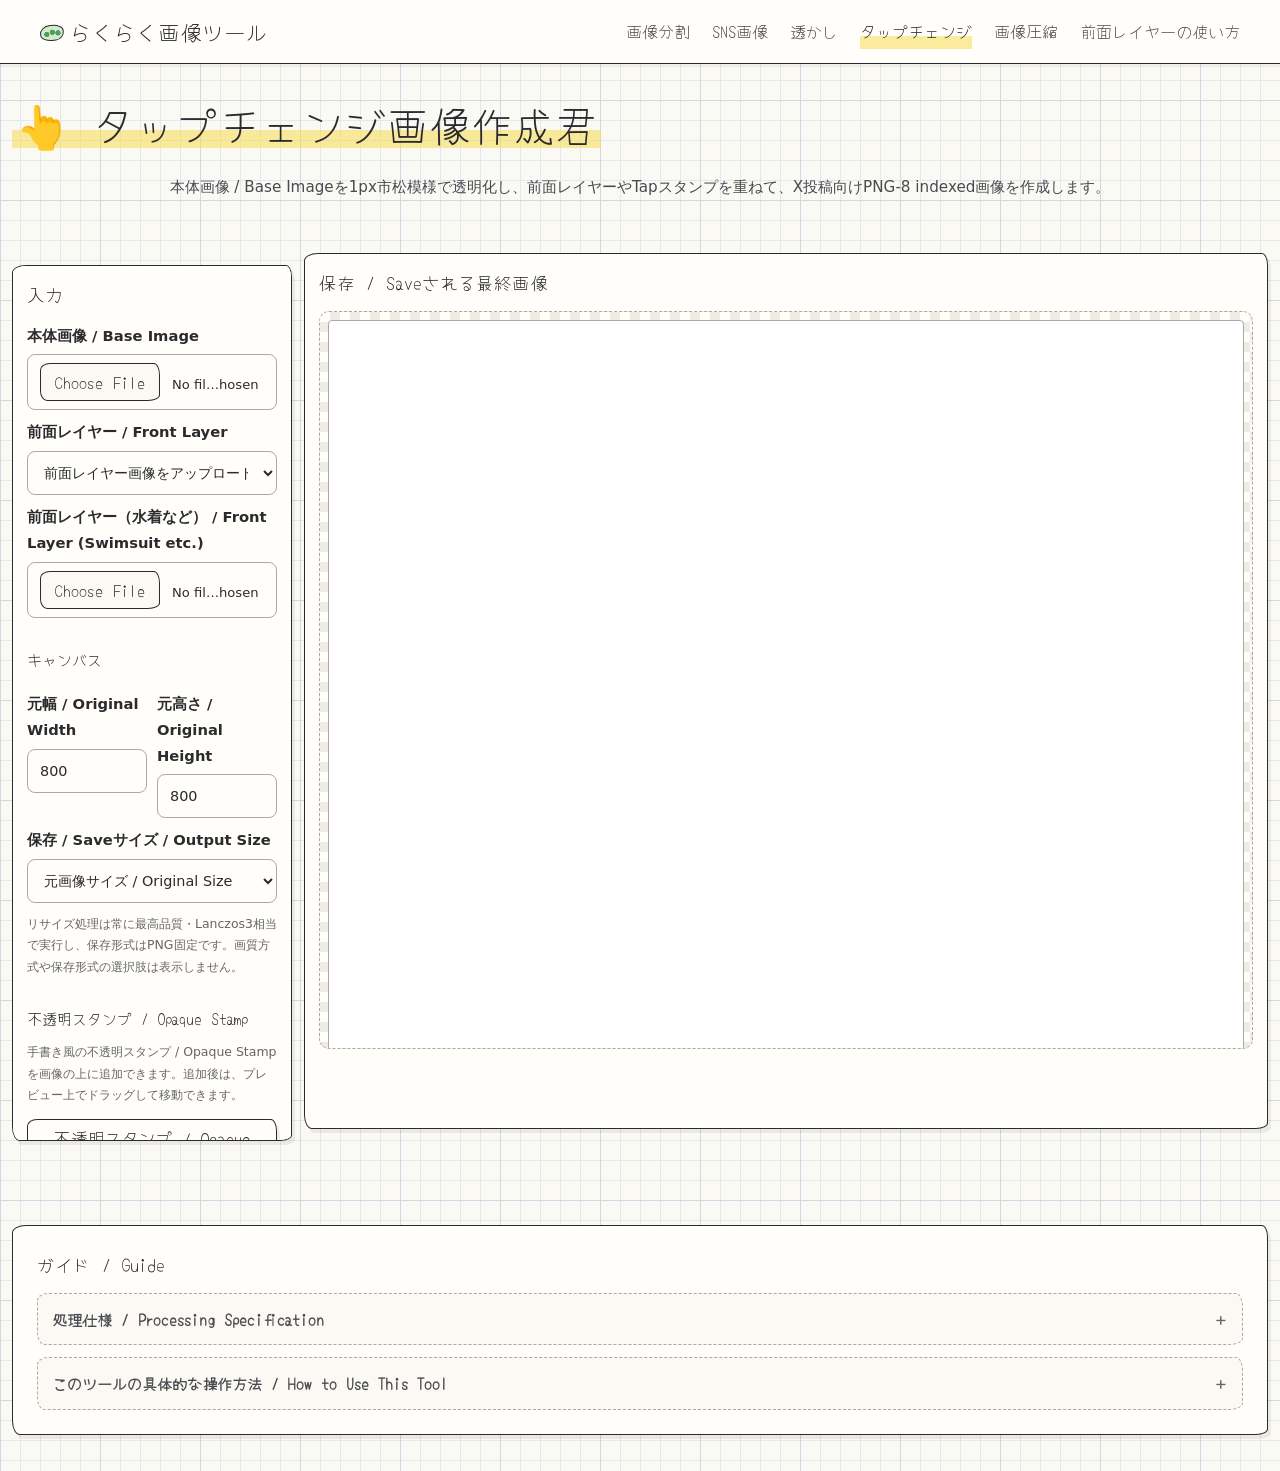
<file: tap-change.html>
<!doctype html>
<html lang="ja">
<head>
  <meta charset="utf-8" />
  <meta name="viewport" content="width=device-width, initial-scale=1" />
  <title>タップチェンジ画像作成君 | クリエイター画像ツール</title>
  <link rel="icon" href="data:image/svg+xml,<svg xmlns=%22http://www.w3.org/2000/svg%22 viewBox=%220 0 100 100%22><text y=%22.9em%22 font-size=%2290%22>👆</text></svg>">
  <meta name="description" content="本体画像 / Base Imageを1px市松模様で透明化し、前面レイヤーやTapスタンプを重ねて、X投稿向けのPNG-8 indexed画像をブラウザ上で作成します。">
  <style>
    :root{--bg:#f4f7f6;--panel:#fff;--line:#e5e7eb;--text:#222;--muted:#666;--accent:#007bff;--accent-hover:#0056b3;--sub:#e5e7eb;--sub-text:#222}
    *{box-sizing:border-box}
    body{margin:0;background:var(--bg);color:var(--text);font-family:'Helvetica Neue',Arial,sans-serif;line-height:1.6}
    .navbar{background:#fff;padding:15px 30px;box-shadow:0 2px 4px rgba(0,0,0,.1);display:flex;justify-content:space-between;align-items:center}
    .navbar a{text-decoration:none;color:#333;font-weight:bold}.nav-links a{margin-left:20px;color:#007bff}.nav-links a:hover{text-decoration:underline}
    header{width:min(1680px,calc(100% - 24px));max-width:none;margin:0 auto;padding:24px 0 8px;text-align:center}
    h1{margin:0 0 8px;font-size:2rem}.lead{margin:0;color:var(--muted);font-size:.95rem}
    main{width:min(1680px,calc(100% - 24px));max-width:none;margin:0 auto;padding:16px 0 40px;display:grid;grid-template-columns:300px minmax(0,1fr);gap:14px}
    .panel{background:var(--panel);border:1px solid var(--line);border-radius:14px;padding:14px;box-shadow:0 4px 10px rgba(0,0,0,.05);min-width:0}
    .controls{position:sticky;top:12px;align-self:start;max-height:calc(100vh - 24px);overflow:auto}
    h2{margin:0 0 12px;font-size:1.1rem}h3{margin:18px 0 10px;font-size:.95rem;border-top:1px solid var(--line);padding-top:14px}
    label{display:block;margin:12px 0 6px;font-size:.86rem;font-weight:700}
    input[type=file]{width:100%;padding:10px;border:1px dashed #cbd5e1;border-radius:10px;background:#f9fafb;font-size:.82rem}
    input[type=number],input[type=text],select{width:100%;padding:9px 10px;border:1px solid #d1d5db;border-radius:10px;font-size:.9rem;background:#fff}
    input[type=color]{width:100%;height:42px;border:1px solid #d1d5db;border-radius:10px;background:#fff;padding:4px}
    input[readonly]{background:#f9fafb;color:#6b7280}.row{display:grid;grid-template-columns:1fr 1fr;gap:10px}
    .note{margin-top:10px;font-size:.78rem;color:#666;line-height:1.7}.actions{display:flex;flex-wrap:wrap;gap:10px;margin-top:14px}
    button{appearance:none;border:0;background:var(--accent);color:#fff;border-radius:999px;padding:11px 16px;font-weight:700;font-size:.88rem;cursor:pointer;transition:.2s}
    button:hover{background:var(--accent-hover)}button.secondary{background:var(--sub);color:var(--sub-text)}button.secondary:hover{background:#d1d5db}.danger{background:#f3f4f6;color:#333}.danger:hover{background:#e5e7eb}
    .canvas-wrap{padding:8px;border-radius:14px;background:repeating-linear-gradient(45deg,#f3f4f6 0,#f3f4f6 10px,#fff 10px,#fff 20px);overflow:auto;max-height:82vh;overscroll-behavior:contain}
    .canvas-stack{position:relative;width:100%;line-height:0;margin:0 auto;transform-origin:top left}
    canvas{width:100%;height:auto;border-radius:12px;border:1px solid var(--line);display:block;background:#fff;touch-action:none;cursor:default}
    #frontCutWorkCanvas{position:absolute;inset:0;width:100%;height:100%;border:1px solid transparent;background:transparent;display:none;pointer-events:none;cursor:crosshair;user-select:none;-webkit-user-select:none}
    .cutout-work-active{position:relative;overflow:hidden;max-height:none;padding:0;background-color:#fafafa;background-image:linear-gradient(45deg,#e8edf1 25%,transparent 25%),linear-gradient(-45deg,#e8edf1 25%,transparent 25%),linear-gradient(45deg,transparent 75%,#e8edf1 75%),linear-gradient(-45deg,transparent 75%,#e8edf1 75%);background-size:24px 24px;background-position:0 0,0 12px,12px -12px,-12px 0}
    .cutout-work-active .canvas-stack{position:relative;width:100%!important;height:clamp(420px,calc(100vh - 150px),1100px)!important;aspect-ratio:auto!important;margin:0;line-height:0}

    /* 編集画面の最大化：ウィンドウいっぱいを作業領域にする */
    body.front-edit-max{overflow:hidden}
    .front-edit-max .controls{position:fixed;left:0;top:0;bottom:0;width:300px;height:100vh;max-height:100vh;margin:0;border-radius:0;overflow:auto;z-index:61}
    .front-edit-max #finalCanvasWrap{position:fixed;left:300px;right:0;top:0;bottom:0;margin:0;padding:0;border-radius:0;max-height:none;z-index:60}
    .front-edit-max .cutout-work-active .canvas-stack{height:100%!important}
    @media(max-width:960px){
      .front-edit-max .controls{left:0;right:0;top:auto;bottom:0;width:auto;height:42vh;max-height:42vh;border-radius:0}
      .front-edit-max #finalCanvasWrap{left:0;right:0;top:0;bottom:42vh}
    }
    .cutout-work-active #finalCanvas{position:absolute;inset:0;visibility:hidden;display:block;width:100%;height:100%;border:0}
    .cutout-work-active #frontCutWorkCanvas{display:block;pointer-events:auto;position:absolute;inset:0;width:100%;height:100%}
    .kv{display:grid;grid-template-columns:1fr auto;gap:6px 12px;font-size:.82rem;line-height:1.6}.kv div:nth-child(odd){color:#666}
    .stamp-box{padding:12px;border:1px solid var(--line);border-radius:12px;background:#fafafa;margin-top:10px}
    .small{font-size:.76rem;color:#666}
    .hidden{display:none!important}
    .mini-actions{display:flex;flex-wrap:wrap;gap:8px;margin-top:8px}
    .mini-actions button{flex:1 1 auto;padding:9px 10px;font-size:.78rem}
    .meter-mini{display:grid;grid-template-columns:1fr auto;gap:4px 10px;margin-top:8px;font-size:.76rem}.meter-mini div:nth-child(odd){color:#666}
    .range-line{display:grid;grid-template-columns:1fr auto;gap:8px;align-items:center}.range-line input{width:100%}

    /* ── 前面レイヤー編集パネル ───────────────────────────── */
    .guide-link{display:flex;align-items:center;justify-content:center;gap:6px;margin:10px 0 4px;padding:10px 12px;border-radius:10px;background:#eaf4ff;border:1px solid #b8d9ff;color:#005fcc;font-weight:700;font-size:.82rem;text-decoration:none}
    .guide-link:hover{background:#dbecff;text-decoration:none}
    .tool-picker{display:grid;grid-template-columns:repeat(3,1fr);gap:8px;margin-top:6px}
    .tool-btn{display:flex;flex-direction:column;align-items:center;justify-content:center;gap:2px;min-height:78px;padding:8px 2px;border-radius:12px;border:2px solid #d5dde6;background:#eef2f7;color:#334155;font-size:.72rem;font-weight:700;line-height:1.3;letter-spacing:-.02em;text-align:center;transition:.15s}
    .tool-btn .tool-emoji{font-size:1.25rem;line-height:1}
    .tool-btn .tool-name{display:block;white-space:nowrap}
    .tool-btn small{display:block;font-size:.6rem;font-weight:600;opacity:.75}
    .tool-btn:hover{background:#e2e9f2;color:#334155}
    .tool-btn.is-on,.tool-btn.is-on:hover{background:#111;border-color:#000;color:#fff;box-shadow:0 0 0 3px rgba(0,0,0,.18)}
    .tool-btn.is-on small{opacity:.9}
    .tool-btn:disabled{opacity:.45;cursor:not-allowed}
    .mode-picker{display:grid;grid-template-columns:1fr 1fr;gap:8px;margin-top:6px}
    .mode-btn{min-height:52px;border-radius:12px;border:2px solid;font-size:.86rem;font-weight:800;transition:.15s}
    .mode-add{background:#e9f7ee;border-color:#8fd0a8;color:#12603a}
    .mode-add:hover{background:#dcf0e4;color:#12603a}
    .mode-add.is-on,.mode-add.is-on:hover{background:#0f9d58;border-color:#0a7340;color:#fff;box-shadow:0 0 0 3px rgba(15,157,88,.22)}
    .mode-remove{background:#fdeceb;border-color:#f2aaa6;color:#9c2019}
    .mode-remove:hover{background:#fbdedb;color:#9c2019}
    .mode-remove.is-on,.mode-remove.is-on:hover{background:#e03131;border-color:#b12222;color:#fff;box-shadow:0 0 0 3px rgba(224,49,49,.22)}
    .mode-btn:disabled{opacity:.45;cursor:not-allowed}
    .mode-banner{margin-top:8px;padding:9px 10px;border-radius:10px;font-size:.78rem;font-weight:800;text-align:center;line-height:1.5}
    .mode-banner-add{background:#e9f7ee;border:1px solid #8fd0a8;color:#12603a}
    .mode-banner-remove{background:#fdeceb;border:1px solid #f2aaa6;color:#9c2019}
    .zoom-row button{flex:1 1 0;min-width:0}

    @media(min-width:1280px){
      main{grid-template-columns:280px minmax(0,1fr);gap:12px}
      .controls h3{margin-top:14px}
      .controls label{margin-top:9px}
      .canvas-wrap{min-height:620px}
    }
    @media(min-width:1600px){
      main{width:min(1880px,calc(100% - 28px));grid-template-columns:280px minmax(0,1fr)}
      header{width:min(1880px,calc(100% - 28px))}
      .bottom-info{width:min(1880px,calc(100% - 28px))}
    }

    .bottom-info{width:min(1680px,calc(100% - 24px));max-width:none;margin:0 auto 36px;display:block}
    .guide-panel{padding:16px 18px}
    .guide-panel details{border:1px solid var(--line);border-radius:12px;background:#fbfcfd;padding:12px 14px;margin-top:12px}
    .guide-panel summary{cursor:pointer;font-weight:700;font-size:.95rem;list-style:none}
    .guide-panel summary::-webkit-details-marker{display:none}
    .guide-panel summary::after{content:'＋';float:right;color:var(--muted);font-weight:700}
    .guide-panel details[open] summary::after{content:'−'}
    .guide-panel .guide-body{padding-top:10px;color:#444;font-size:.9rem;line-height:1.8}
    .guide-panel ul,.guide-panel ol{margin:8px 0 0 1.2em;padding:0}
    .guide-panel li{margin:6px 0}

    @media(max-width:960px){main{grid-template-columns:1fr}.controls{position:static;max-height:none}.bottom-info{width:min(1680px,calc(100% - 24px))}}
  </style>
    <link rel="stylesheet" href="assets/styles.css?v=20261113b">
    <script src="assets/site.js?v=20261114"></script>
    <script async src="https://pagead2.googlesyndication.com/pagead/js/adsbygoogle.js?client=ca-pub-3769360007517865"
     crossorigin="anonymous"></script>
</head>
<body class="tool-page tap-change-page">
  <nav class="navbar" aria-label="メインナビゲーション">
  <a href="index.html" class="brand">らくらく画像ツール</a>
  <div class="nav-links" aria-label="ツール一覧">
    <a href="splitter.html">画像分割</a>
    <a href="cropper.html">SNS画像</a>
    <a href="watermark.html">透かし</a>
    <a href="tap-change.html">タップチェンジ</a>
    <a href="image-resolution-downsizer.html">画像圧縮</a>
    <a href="front-layer-guide.html">前面レイヤーの使い方</a>
  </div>
</nav>

  <header>
    <h1>👆 タップチェンジ画像作成君</h1>
    <p class="lead">本体画像 / Base Imageを1px市松模様で透明化し、前面レイヤーやTapスタンプを重ねて、X投稿向けPNG-8 indexed画像を作成します。</p>
  </header>

  <main>
    <aside class="panel controls">
      <h2>入力</h2>
      <label>本体画像 / Base Image</label>
      <input id="baseInput" type="file" accept="image/png,image/webp,image/jpeg" />
      <label>前面レイヤー / Front Layer</label>
      <select id="frontMode">
        <option value="upload" selected>前面レイヤー画像をアップロード / Upload front layer</option>
        <option value="create">この場で前面レイヤーを作成 / Create here from base image</option>
      </select>

      <div id="frontUploadPanel">
        <label>前面レイヤー（水着など） / Front Layer (Swimsuit etc.)</label>
        <input id="frontInput" type="file" accept="image/png,image/webp,image/jpeg" />
      </div>

      <div id="frontCreatePanel" class="stamp-box" style="display:none;">
        <p class="note">本体画像から、前面レイヤーとして残したい部分を青マスクで選択します。作業は右側の大きな「保存 / Saveされる最終画像」上で行います。青い範囲は保存画像には焼き込まれず、前面レイヤーとしてだけ反映されます。</p>
        <a class="guide-link" href="front-layer-guide.html" target="_blank" rel="noopener">📖 前面レイヤー作成の使い方ガイドを開く</a>

        <label>編集ツール / Tool</label>
        <div class="tool-picker">
          <button id="cutFreehandBtn" type="button" class="tool-btn"><span class="tool-emoji">✏️</span><span class="tool-name">手動<br>ブラシ</span><small>Freehand</small></button>
          <button id="cutAssistedBtn" type="button" class="tool-btn"><span class="tool-emoji">🪄</span><span class="tool-name">補助<br>ブラシ</span><small>Assisted</small></button>
          <button id="cutEdgeLassoBtn" type="button" class="tool-btn"><span class="tool-emoji">🎯</span><span class="tool-name">境界<br>投げ縄</span><small>Lasso</small></button>
        </div>

        <label>編集モード / Mode</label>
        <div class="mode-picker">
          <button id="cutAddBtn" type="button" class="mode-btn mode-add">＋ 追加 / Add</button>
          <button id="cutRemoveBtn" type="button" class="mode-btn mode-remove">− 削除 / Remove</button>
        </div>
        <div id="cutModeBanner" class="mode-banner mode-banner-add">いまは「追加」モード：なぞった所が前面レイヤーになります</div>

        <div id="cutBrushPanel">
          <label>ブラシサイズ / Brush Size <span id="cutBrushVal" class="value">28</span></label>
          <input id="cutBrushSize" type="range" min="2" max="180" value="28" />
        </div>
        <div id="cutTolerancePanel">
          <label>色許容差 / Color Tolerance <span id="cutToleranceVal" class="value">34</span></label>
          <input id="cutTolerance" type="range" min="1" max="100" value="34" />
          <div id="cutSamplePanel">
            <label>中心サンプル範囲 / Center Sample <span id="cutSampleVal" class="value">9</span></label>
            <input id="cutSampleSize" type="range" min="3" max="31" step="2" value="9" />
          </div>
        </div>
        <div id="cutEdgePanel" style="display:none;">
          <label>境界幅 / Edge Width <span id="cutEdgeWidthVal" class="value">28</span></label>
          <input id="cutEdgeWidth" type="range" min="4" max="96" value="28" />
          <label>境界感度 / Edge Contrast <span id="cutEdgeContrastVal" class="value">50</span></label>
          <input id="cutEdgeContrast" type="range" min="1" max="100" value="50" />
        </div>
        <div id="cutLassoActions" class="mini-actions" style="display:none;">
          <button id="cutLassoCloseBtn" type="button">投げ縄を閉じる / Close</button>
          <button id="cutLassoBackBtn" type="button" class="secondary">1点戻す</button>
          <button id="cutLassoCancelBtn" type="button" class="secondary">取消</button>
        </div>
        <div class="mini-actions zoom-row">
          <button id="cutZoomOutBtn" type="button" class="secondary">− 縮小</button>
          <button id="cutZoomFitBtn" type="button" class="secondary">全体表示 / Fit</button>
          <button id="cutZoomInBtn" type="button" class="secondary">＋ 拡大</button>
        </div>
        <div class="mini-actions">
          <button id="cutMaximizeBtn" type="button">⛶ 編集画面を最大化 / Expand</button>
        </div>
        <div class="mini-actions">
          <button id="cutUndoBtn" type="button" class="secondary">Undo</button>
          <button id="cutRedoBtn" type="button" class="secondary">Redo</button>
        </div>
        <div class="mini-actions">
          <button id="cutCleanupBtn" type="button" class="secondary">小領域除去・穴埋め / Clean</button>
          <button id="cutClearBtn" type="button" class="secondary">マスク全消去 / Clear</button>
        </div>
        <div class="mini-actions">
          <button id="cutConfirmBtn" type="button">前面レイヤー確定 / Confirm</button>
          <button id="cutReeditBtn" type="button" class="secondary">再編集 / Re-edit</button>
        </div>
        <p class="small">細かい作業は「編集画面を最大化」で画面いっぱいに広げられます（Escで戻る）。表示の移動はマウスホイール（横方向はShift＋ホイール）、スマホは2本指スワイプ。拡大縮小はCtrl＋ホイール／ピンチ／上の＋−ボタンです。</p>
        <div class="meter-mini">
          <div>選択範囲 / Mask</div><div id="cutMaskInfo">-</div>
          <div>状態 / Status</div><div id="cutStatus">本体画像を読み込んでください</div>
        </div>
      </div>

      <h3>キャンバス</h3>
      <div class="row">
        <div><label>元幅 / Original Width</label><input id="canvasW" type="number" value="800" readonly /></div>
        <div><label>元高さ / Original Height</label><input id="canvasH" type="number" value="800" readonly /></div>
      </div>
      <label>保存 / Saveサイズ / Output Size</label>
      <select id="outputSize">
        <option value="original" selected>元画像サイズ / Original Size</option>
        <option value="half">1/2サイズ / Half Size</option>
        <option value="third">1/3サイズ / One-third Size</option>
        <option value="custom">カスタムサイズ / Custom Size</option>
      </select>
      <div id="customSizePanel" class="stamp-box" style="display:none; margin-top:10px;">
        <div class="row">
          <div>
            <label>カスタム幅 / Custom Width</label>
            <input id="customW" type="number" min="1" step="1" />
          </div>
          <div>
            <label>カスタム高さ / Custom Height</label>
            <input id="customH" type="number" min="1" step="1" />
          </div>
        </div>
        <p class="note">幅または高さを変更すると、元画像の縦横比を保ってもう片方を自動計算します。</p>
      </div>
      <p class="note">リサイズ処理は常に最高品質・Lanczos3相当で実行し、保存形式はPNG固定です。画質方式や保存形式の選択肢は表示しません。</p>

            <h3>不透明スタンプ / Opaque Stamp</h3>
      <p class="note">手書き風の不透明スタンプ / Opaque Stampを画像の上に追加できます。追加後は、プレビュー上でドラッグして移動できます。</p>
      <div class="actions">
        <button id="addStampBtn" type="button">不透明スタンプ / Opaque Stamp追加</button>
      </div>
      <div id="stampCreatePanel" class="stamp-box" style="display:none; margin-top:10px;">
        <label>スタンプ文言 / Stamp Text</label>
        <select id="stampPreset">
          <option value="Tap">Tap</option>
          <option value="Tap me!" selected>Tap me!</option>
          <option value="Tap here">Tap here</option>
          <option value="タップしてね">タップしてね / Please tap</option>
          <option value="__custom__">カスタム入力 / Custom</option>
        </select>
        <label>カスタム文字 / Custom Text</label>
        <input id="stampTextInput" type="text" value="Tap me!" placeholder="Tap me!" />
        <div class="actions">
          <button id="confirmAddStampBtn" type="button">この内容で追加 / Add</button>
          <button id="cancelAddStampBtn" type="button" class="secondary">閉じる / Close</button>
        </div>
      </div>

      <div class="stamp-box">
        <label>選択中の不透明スタンプ / Selected Opaque Stamp / Opaque Stamp</label>
        <select id="stampList">
          <option value="">（不透明スタンプ / Opaque Stampなし）</option>
        </select>
        <div id="stampEditor" style="display:none;">
          <label>表示テキスト / Display Text</label>
          <input id="stampTextEdit" type="text" />
          <div class="row">
            <div>
              <label>サイズ(px) / Size (px)</label>
              <input id="stampSize" type="number" min="12" max="300" value="72" />
            </div>
            <div>
              <label>回転(°) / Rotation (°)</label>
              <input id="stampRotation" type="number" min="-180" max="180" value="-10" />
            </div>
          </div>
          <div class="row">
            <div>
              <label>文字色 / Fill Color</label>
              <input id="stampFill" type="color" value="#ffffff" />
            </div>
            <div>
              <label>縁取り色 / Outline Color</label>
              <input id="stampStroke" type="color" value="#000000" />
            </div>
          </div>
          <div class="row">
            <div>
              <label>縁取り太さ / Outline Width</label>
              <input id="stampStrokeWidth" type="number" min="0" max="30" value="8" />
            </div>
            <div>
              <label>X / Y</label>
              <div class="row"><input id="stampX" type="number" step="1" /><input id="stampY" type="number" step="1" /></div>
            </div>
          </div>
          <div class="actions">
            <button id="copyStampBtn" type="button" class="secondary">選択中スタンプをコピー / Copy Selected Stamp</button>
            <button id="deleteStampBtn" type="button" class="secondary">選択中スタンプ削除 / Delete Selected Stamp</button>
          </div>
          <div class="small">※ プレビュー上でドラッグ移動できます / You can drag it on the preview</div>
        </div>
      </div>

      <h3>保存 / Save</h3>
      <p class="note">投稿用PNGは、255色・GIMP相当のPNG-8 indexedとして保存 / Saveします。通常PNG保存 / Save Normal PNG / Saveは比較・確認用です。</p>
      <div class="actions">
        <button id="clearBtn" type="button" class="danger">すべてクリア / Clear All</button>
      </div>
      <div class="actions">
        <button id="savePng8Btn" type="button">投稿用PNG保存 / Save Post PNG / Save</button>
        <button id="saveNormalBtn" type="button" class="secondary">通常PNG保存 / Save Normal PNG / Save</button>
      </div>

      <h3>診断 / Diagnostics</h3>
      <div class="kv">
        <div>透明率</div><div id="diagTransparent">-</div>
        <div>半透明率</div><div id="diagSemi">-</div>
        <div>不透明率</div><div id="diagOpaque">-</div>
        <div>alpha段階数</div><div id="diagAlphaCount">-</div>
        <div>PNG-8推定容量</div><div id="diagSize">-</div>
        <div>パレット色数</div><div id="diagPalette">-</div>
      </div>
    </aside>

    <section class="panel">
      <h2>保存 / Saveされる最終画像</h2>
      <div id="finalCanvasWrap" class="canvas-wrap">
        <div id="finalCanvasStack" class="canvas-stack">
          <canvas id="finalCanvas" aria-label="保存される最終画像のプレビュー"></canvas>
          <canvas id="frontCutWorkCanvas" aria-label="前面レイヤーマスク編集用キャンバス"></canvas>
        </div>
      </div>
    </section>
  </main>

  <section class="bottom-info panel guide-panel">
    <h2>ガイド / Guide</h2>

    <details>
      <summary>処理仕様 / Processing Specification</summary>
      <div class="guide-body">
        <ul>
          <li><strong>本体画像</strong>は、背景と白地の抜けを考慮しつつ、1px市松模様の透明化処理を使ってタイムライン向け画像を生成します。</li>
          <li><strong>前面レイヤー</strong>は、別画像をアップロードする方法と、このツール内でマスク作成して切り抜く方法の両方に対応しています。</li>
          <li>この場で前面レイヤーを作成する場合、青くマスクした部分だけが前面レイヤーとして扱われ、保存画像に青い表示は焼き込まれません。</li>
          <li><strong>Tapスタンプ</strong>は、文字・色・縁取り・回転・位置・サイズを個別に保持したまま複数配置できます。</li>
          <li>保存時は、X投稿用途を想定した <strong>PNG-8 indexed</strong> 形式で出力します。透明部分を含みつつ、色数は減色されます。</li>
          <li>保存サイズは <strong>元画像サイズ / 1/2 / 1/3 / カスタムサイズ</strong> から選択できます。</li>
          <li>前面レイヤー作成モードでは、右側の大きなプレビュー上で直接マスク編集し、確定後にスタンプ位置調整へ戻れます。</li>
        </ul>
      </div>
    </details>

    <details>
      <summary>このツールの具体的な操作方法 / How to Use This Tool</summary>
      <div class="guide-body">
        <ol>
          <li><strong>本体画像</strong>を読み込みます。</li>
          <li><strong>前面レイヤー</strong>を「アップロード」または「この場で作成」から選びます。</li>
          <li>「この場で作成」を使う場合は、<strong>手動ブラシ / 補助ブラシ / 境界投げ縄</strong> の3つを切り替えながら、右側プレビュー上で残したい部分を青マスクで指定します。詳しい手順は <a href="front-layer-guide.html">前面レイヤー作成の使い方ガイド</a> にまとめています。</li>
          <li>手動ブラシはブラシ範囲をそのまま塗ります。補助ブラシはブラシ中心付近の色に近い部分だけを塗るので、はみ出しにくくなります。境界投げ縄は点を置くたびに輪郭へ吸い付き、囲んだ内側をまとめて選択します。</li>
          <li><strong>追加 / 削除</strong> はいま塗る方向を決めるモードで、緑＝追加・赤＝削除として常に画面に表示されます。</li>
          <li>表示を動かす時は、<strong>マウスホイール</strong>（横方向は Shift＋ホイール）、スマホは <strong>2本指スワイプ</strong>。<strong>Space＋ドラッグ</strong>やマウス中ボタン・右ボタンのドラッグでも動かせます。拡大縮小は <strong>Ctrl＋ホイール</strong>、<strong>ピンチ</strong>、パネルの <strong>＋ / − / 全体表示</strong> ボタンです。</li>
          <li>前面レイヤーの編集が終わったら <strong>前面レイヤー確定 / Confirm</strong> を押します。あとから直したい場合は <strong>再編集 / Re-edit</strong> で戻れます。</li>
          <li><strong>Tapスタンプ</strong>を追加し、文字内容・色・縁取り・位置・サイズ・回転を調整します。必要ならコピーして量産できます。</li>
          <li>右側の「保存 / Saveされる最終画像」で仕上がりを確認し、最後に <strong>保存 / Save</strong> で出力します。</li>
        </ol>
      </div>
    </details>
  </section>


<script>
const $=id=>document.getElementById(id);
const state={
  baseImg:null,
  frontImg:null,
  stamps:[],
  selectedStampId:null,
  lastPng8Blob:null,
  lastPaletteCount:0,
  draggingStampId:null,
  dragOffsetX:0,
  dragOffsetY:0,
  layerCache:{key:null,base:null,front:null},
  diagnosticsTimer:null,
  diagnosticsToken:0,
  renderRequestId:null,
  pendingDiagnostics:false,
  pendingDiagDelay:450,
  frontMode:'upload',
  frontCutMask:null,
  frontCutMaskCount:0,
  frontCutMaskWidth:0,
  frontCutSourceCanvas:null,
  frontCutSourceData:null,
  frontCutoutCanvas:null,
  frontCutOverlayCanvas:null,
  frontCutDirty:true,
  frontCutOverlayDirty:true,
  frontCutOverlayFull:true,
  frontCutOverlayRect:null,
  frontCutOverlayRequestId:null,
  frontCutRevision:0,
  frontCutTool:'assisted',
  frontCutAction:'add',
  frontCutBrushSize:28,
  frontCutTolerance:34,
  frontCutSampleSize:9,
  frontCutEdgeWidth:28,
  frontCutEdgeContrast:50,
  frontCutAnalysis:null,
  frontCutAnalysisKey:'',
  frontCutPointerDown:false,
  frontCutLastPoint:null,
  frontCutCursor:null,
  frontCutLassoAnchors:[],
  frontCutLassoSegments:[],
  frontCutLassoPreviewPath:null,
  frontCutLassoPreviewPoint:null,
  frontCutLassoPreviewTime:0,
  frontCutStrokeActive:false,
  frontCutUndoStack:[],
  frontCutRedoStack:[],
  frontCutMaxHistory:30,
  frontCutEditing:false,
  frontWorkspaceZoom:1,
  frontWorkspaceMinZoom:.1,
  frontWorkspaceMaxZoom:8,
  frontWorkspacePanX:0,
  frontWorkspacePanY:0,
  frontCutPanning:false,
  frontCutLastScreenPoint:null,
  frontSpaceDown:false,
  frontTouchPointers:{},
  frontPinching:false,
  frontLastPinchDistance:0,
  frontLastPinchCenter:null,
  frontCutFitRequestId:null,
  frontEditMaximized:false
};
const WHITE_THRESHOLD=255;
const MAX_OPAQUE_COLORS=255;
const STAMP_FONT_STACK="'Segoe Print','Bradley Hand','Comic Sans MS','Hiragino Maru Gothic ProN','Yu Gothic',cursive";

function setCanvasSize(canvas,w,h){canvas.width=Math.max(1,Math.round(w));canvas.height=Math.max(1,Math.round(h));}
function readImage(file){return new Promise((resolve,reject)=>{const url=URL.createObjectURL(file);const img=new Image();img.onload=()=>{URL.revokeObjectURL(url);resolve(img)};img.onerror=error=>{URL.revokeObjectURL(url);reject(error)};img.src=url})}
function getSourceWidth(src){return src ? (src.naturalWidth || src.width || 1) : 1}
function getSourceHeight(src){return src ? (src.naturalHeight || src.height || 1) : 1}
function getActiveFrontSource(){return state.frontMode==='create' ? getFrontCutoutCanvas() : state.frontImg}
function getBaseSize(){if(state.baseImg)return{w:getSourceWidth(state.baseImg),h:getSourceHeight(state.baseImg)};const front=getActiveFrontSource();if(front)return{w:getSourceWidth(front),h:getSourceHeight(front)};return{w:800,h:800}}
function clampInt(v,fallback=1,min=1){const n=Number(v);const safe=Number.isFinite(n)&&n>0?n:fallback;return Math.max(min,Math.round(safe))}
function getOutputSize(){
  const base=getBaseSize();
  const setting=$('outputSize').value;
  let w=base.w,h=base.h;
  if(setting==='half'){w=Math.max(1,Math.round(base.w/2));h=Math.max(1,Math.round(base.h/2));}
  else if(setting==='third'){w=Math.max(1,Math.round(base.w/3));h=Math.max(1,Math.round(base.h/3));}
  else if(setting==='custom'){w=clampInt($('customW').value,1);h=clampInt($('customH').value,1);}
  const scaleX=w/base.w;
  const scaleY=h/base.h;
  return{w,h,scale:scaleX,scaleX,scaleY};
}
function updateCustomSizePanel(){
  const show=$('outputSize').value==='custom';
  $('customSizePanel').style.display=show?'block':'none';
  if(show) ensureCustomSizeValues();
}
function ensureCustomSizeValues(){
  const base=getBaseSize();
  if(!$('customW').value || !$('customH').value){
    $('customW').value=base.w;
    $('customH').value=base.h;
  }
}
function resetCustomSizeToBase(){
  const base=getBaseSize();
  $('customW').value=base.w;
  $('customH').value=base.h;
}
function syncCustomHeightFromWidth(){
  const base=getBaseSize();
  const w=clampInt($('customW').value,base.w);
  $('customW').value=w;
  $('customH').value=Math.max(1,Math.round(w*base.h/base.w));
}
function syncCustomWidthFromHeight(){
  const base=getBaseSize();
  const h=clampInt($('customH').value,base.h);
  $('customH').value=h;
  $('customW').value=Math.max(1,Math.round(h*base.w/base.h));
}
function isTransparentByChecker(x,y){return ((x+y)&1)===1}

function makeCanvas(w,h){
  const c=document.createElement('canvas');
  setCanvasSize(c,w,h);
  return c;
}
function imageToCanvas(img){
  const sw=getSourceWidth(img), sh=getSourceHeight(img);
  const c=makeCanvas(sw,sh);
  const ctx=c.getContext('2d',{willReadFrequently:true});
  ctx.clearRect(0,0,c.width,c.height);
  ctx.drawImage(img,0,0,sw,sh);
  return c;
}
function drawScaled(source,w,h){
  const c=makeCanvas(w,h);
  const ctx=c.getContext('2d',{willReadFrequently:true});
  ctx.imageSmoothingEnabled=true;
  ctx.imageSmoothingQuality='high';
  ctx.drawImage(source,0,0,w,h);
  return c;
}
function sinc(x){
  if(x===0)return 1;
  const pix=Math.PI*x;
  return Math.sin(pix)/pix;
}
function lanczosWeight(x,radius){
  x=Math.abs(x);
  if(x>=radius)return 0;
  return sinc(x)*sinc(x/radius);
}
function resizeLanczos(source,targetW,targetH,radius=3){
  targetW=Math.max(1,Math.round(targetW));
  targetH=Math.max(1,Math.round(targetH));
  if(source.width===targetW && source.height===targetH) return source;
  const srcCtx=source.getContext('2d',{willReadFrequently:true});
  const src=srcCtx.getImageData(0,0,source.width,source.height).data;
  const sw=source.width, sh=source.height;
  const scaleX=sw/targetW, scaleY=sh/targetH;
  const tmp=new Float32Array(targetW*sh*4);
  for(let y=0;y<sh;y++){
    for(let x=0;x<targetW;x++){
      const center=(x+.5)*scaleX-.5;
      const left=Math.ceil(center-radius*scaleX);
      const right=Math.floor(center+radius*scaleX);
      let total=0,r=0,g=0,b=0,a=0;
      for(let sx=left;sx<=right;sx++){
        if(sx<0||sx>=sw)continue;
        const weight=lanczosWeight((center-sx)/Math.max(1,scaleX),radius);
        if(weight===0)continue;
        const si=(y*sw+sx)*4;
        r+=src[si]*weight;g+=src[si+1]*weight;b+=src[si+2]*weight;a+=src[si+3]*weight;total+=weight;
      }
      const ti=(y*targetW+x)*4;
      tmp[ti]=total?r/total:0;tmp[ti+1]=total?g/total:0;tmp[ti+2]=total?b/total:0;tmp[ti+3]=total?a/total:0;
    }
  }
  const outCanvas=makeCanvas(targetW,targetH);
  const outCtx=outCanvas.getContext('2d',{willReadFrequently:true});
  const out=outCtx.createImageData(targetW,targetH);
  const dst=out.data;
  for(let y=0;y<targetH;y++){
    const center=(y+.5)*scaleY-.5;
    const top=Math.ceil(center-radius*scaleY);
    const bottom=Math.floor(center+radius*scaleY);
    for(let x=0;x<targetW;x++){
      let total=0,r=0,g=0,b=0,a=0;
      for(let sy=top;sy<=bottom;sy++){
        if(sy<0||sy>=sh)continue;
        const weight=lanczosWeight((center-sy)/Math.max(1,scaleY),radius);
        if(weight===0)continue;
        const si=(sy*targetW+x)*4;
        r+=tmp[si]*weight;g+=tmp[si+1]*weight;b+=tmp[si+2]*weight;a+=tmp[si+3]*weight;total+=weight;
      }
      const di=(y*targetW+x)*4;
      dst[di]=total?Math.max(0,Math.min(255,r/total)):0;
      dst[di+1]=total?Math.max(0,Math.min(255,g/total)):0;
      dst[di+2]=total?Math.max(0,Math.min(255,b/total)):0;
      dst[di+3]=total?Math.max(0,Math.min(255,a/total)):0;
    }
  }
  outCtx.putImageData(out,0,0);
  return outCanvas;
}
function drawLayerToCanvas(img,out){
  const c=makeCanvas(out.w,out.h);
  const ctx=c.getContext('2d',{willReadFrequently:true});
  ctx.clearRect(0,0,out.w,out.h);
  const sw=getSourceWidth(img), sh=getSourceHeight(img);
  const targetW=Math.max(1,Math.round(sw*out.scaleX));
  const targetH=Math.max(1,Math.round(sh*out.scaleY));

  // 元サイズ・等倍の場合は、色や輪郭を変えないためリサイズ処理を完全に通さない。
  // 旧tap-changeと同じく smoothing OFF の直接描画にする。
  if(targetW===sw && targetH===sh){
    ctx.imageSmoothingEnabled=false;
    ctx.drawImage(img,0,0,targetW,targetH);
    return c;
  }

  // 1/2・1/3・カスタム縮小時のみ、高品質なLanczos3リサイズを使う。
  const source=imageToCanvas(img);
  const resized=resizeLanczos(source,targetW,targetH,3);
  ctx.drawImage(resized,0,0);
  return c;
}
function getLayerCacheKey(){
  const out=getOutputSize();
  const baseKey=state.baseImg?`b${getSourceWidth(state.baseImg)}x${getSourceHeight(state.baseImg)}`:'b-none';
  const front=getActiveFrontSource();
  const frontKey=front?`f${state.frontMode}:${getSourceWidth(front)}x${getSourceHeight(front)}:r${state.frontCutRevision}`:'f-none';
  return `${out.w}x${out.h}:${out.scaleX.toFixed(8)}:${out.scaleY.toFixed(8)}:${baseKey}:${frontKey}`;
}
function invalidateLayerCache(){
  state.layerCache={key:null,base:null,front:null};
  state.lastPng8Blob=null;
}
function ensureLayerCache(){
  const key=getLayerCacheKey();
  if(state.layerCache.key===key)return;
  const out=getOutputSize();
  let base=null,front=null;
  const frontSource=getActiveFrontSource();
  if(state.baseImg){base=processBaseLayer(drawLayerToCanvas(state.baseImg,out));}
  if(frontSource){front=processFrontLayer(drawLayerToCanvas(frontSource,out));}
  state.layerCache={key,base,front};
}
function getBorderConnectedWhiteMask(data,w,h){const mask=new Uint8Array(w*h);const queue=[];const push=(x,y)=>{if(x<0||y<0||x>=w||y>=h)return;const p=y*w+x;if(mask[p])return;const i=p*4;if(data[i+3]===0)return;if(data[i]!==WHITE_THRESHOLD||data[i+1]!==WHITE_THRESHOLD||data[i+2]!==WHITE_THRESHOLD)return;mask[p]=1;queue.push(p)};for(let x=0;x<w;x++){push(x,0);push(x,h-1)}for(let y=1;y<h-1;y++){push(0,y);push(w-1,y)}for(let qi=0;qi<queue.length;qi++){const p=queue[qi];const x=p%w;const y=(p/w)|0;push(x-1,y);push(x+1,y);push(x,y-1);push(x,y+1)}return mask}
function processBaseLayer(layer){const ctx=layer.getContext('2d',{willReadFrequently:true});const im=ctx.getImageData(0,0,layer.width,layer.height);const d=im.data;const whiteMask=getBorderConnectedWhiteMask(d,layer.width,layer.height);for(let y=0;y<layer.height;y++){for(let x=0;x<layer.width;x++){const p=y*layer.width+x;const i=p*4;const a=d[i+3];if(a===0)continue;if(whiteMask[p]){d[i+3]=0;continue}d[i+3]=isTransparentByChecker(x,y)?0:255}}ctx.putImageData(im,0,0);return layer}
function processFrontLayer(layer){const ctx=layer.getContext('2d',{willReadFrequently:true});const im=ctx.getImageData(0,0,layer.width,layer.height);const d=im.data;for(let i=0;i<d.length;i+=4){if(d[i+3]!==0)d[i+3]=255}ctx.putImageData(im,0,0);return layer}



function updateFrontModeUI(){
  state.frontMode=$('frontMode').value;
  $('frontUploadPanel').style.display=state.frontMode==='upload'?'block':'none';
  $('frontCreatePanel').style.display=state.frontMode==='create'?'block':'none';
  if(state.frontMode==='create'){
    initFrontCutoutFromBase(false);
  }else{
    state.frontCutEditing=false;
    setFrontEditMaximized(false);
  }
  updateFrontCutoutUI();
  updateFrontCutWorkspaceMode();
  renderFrontCutoutEditor();
}
function resetFrontCutoutState(){
  if(state.frontCutOverlayRequestId){cancelAnimationFrame(state.frontCutOverlayRequestId);state.frontCutOverlayRequestId=null;}
  if(state.frontCutFitRequestId){cancelAnimationFrame(state.frontCutFitRequestId);state.frontCutFitRequestId=null;}
  state.frontCutMask=null;
  state.frontCutMaskCount=0;
  state.frontCutMaskWidth=0;
  state.frontCutSourceCanvas=null;
  state.frontCutSourceData=null;
  state.frontCutoutCanvas=null;
  state.frontCutOverlayCanvas=null;
  state.frontCutAnalysis=null;
  state.frontCutAnalysisKey='';
  resetFrontCutLasso();
  state.frontCutDirty=true;
  markFrontCutOverlayFullDirty();
  state.frontCutRevision++;
  state.frontCutUndoStack=[];
  state.frontCutRedoStack=[];
  state.frontCutEditing=false;
  state.frontCutStrokeActive=false;
  setFrontEditMaximized(false);
  clearFrontTouchState();
  state.frontWorkspaceZoom=1;
  state.frontWorkspacePanX=0;
  state.frontWorkspacePanY=0;
  state.frontCutPanning=false;
  state.frontCutLastScreenPoint=null;
}
function initFrontCutoutFromBase(force=false){
  if(!state.baseImg){resetFrontCutoutState();return;}
  const w=getSourceWidth(state.baseImg), h=getSourceHeight(state.baseImg);
  if(!force && state.frontCutMask && state.frontCutSourceCanvas && state.frontCutSourceCanvas.width===w && state.frontCutSourceCanvas.height===h)return;
  state.frontCutSourceCanvas=makeCanvas(w,h);
  const ctx=state.frontCutSourceCanvas.getContext('2d',{willReadFrequently:true});
  ctx.clearRect(0,0,w,h);
  ctx.drawImage(state.baseImg,0,0,w,h);
  state.frontCutSourceData=ctx.getImageData(0,0,w,h);
  state.frontCutMask=new Uint8Array(w*h);
  state.frontCutMaskCount=0;
  state.frontCutMaskWidth=w;
  state.frontCutoutCanvas=null;
  state.frontCutOverlayCanvas=null;
  state.frontCutAnalysis=null;
  state.frontCutAnalysisKey='';
  resetFrontCutLasso();
  state.frontCutDirty=true;
  markFrontCutOverlayFullDirty();
  state.frontCutRevision++;
  state.frontCutUndoStack=[];
  state.frontCutRedoStack=[];
  // モード判定はセレクトの値を正とする（state.frontMode の更新順に依存しないため）
  state.frontCutEditing=$('frontMode').value==='create';
  state.frontCutStrokeActive=false;
  clearFrontTouchState();
  state.frontWorkspaceZoom=1;
  state.frontWorkspacePanX=0;
  state.frontWorkspacePanY=0;
  state.frontCutPanning=false;
  state.frontCutLastScreenPoint=null;
  // 読み込み直後は必ず全体が見える状態から始める（拡大率・位置の取り残しを防ぐ）
  scheduleFrontCutFit();
}
// 表示領域の実サイズが確定してからフィットさせる。連続呼び出しは1回にまとめる。
function scheduleFrontCutFit(){
  if(state.frontCutFitRequestId)return;
  state.frontCutFitRequestId=requestAnimationFrame(()=>{
    state.frontCutFitRequestId=null;
    if(!isFrontCutEditActive())return;
    fitFrontCutWorkspaceToView();
    renderFrontCutWorkspaceOverlay();
    updateFrontCutoutUI();
  });
}
function selectedMaskRatio(mask){
  if(!mask||!mask.length)return 0;
  if(mask===state.frontCutMask)return state.frontCutMaskCount/mask.length*100;
  let n=0;
  for(let i=0;i<mask.length;i++)if(mask[i])n++;
  return n/mask.length*100;
}
function recountFrontCutMask(){
  let count=0;
  if(state.frontCutMask)for(let i=0;i<state.frontCutMask.length;i++)if(state.frontCutMask[i])count++;
  state.frontCutMaskCount=count;
  return count;
}
// マスク変更のあった範囲だけを覚えておき、青オーバーレイの再構築を部分更新に抑える。
// 全画素の再構築を毎フレーム行うと大きい画像で描画が固まるため。
function markFrontCutOverlayFullDirty(){
  state.frontCutOverlayFull=true;
  state.frontCutOverlayRect=null;
  state.frontCutOverlayDirty=true;
}
function markFrontCutOverlayPixel(x,y){
  const r=state.frontCutOverlayRect;
  if(!r){state.frontCutOverlayRect={x0:x,y0:y,x1:x,y1:y};}
  else{
    if(x<r.x0)r.x0=x;
    if(x>r.x1)r.x1=x;
    if(y<r.y0)r.y0=y;
    if(y>r.y1)r.y1=y;
  }
  state.frontCutOverlayDirty=true;
}
function setFrontCutMaskValue(index,value){
  const previous=state.frontCutMask[index];
  if(previous===value)return false;
  state.frontCutMask[index]=value;
  state.frontCutMaskCount+=value?1:-1;
  if(!state.frontCutOverlayFull){
    const w=state.frontCutMaskWidth||1;
    markFrontCutOverlayPixel(index%w,(index/w)|0);
  }
  return true;
}
function hasFrontCutoutPixels(){return !!state.frontCutMaskCount;}
function isFrontCutEditActive(){return state.frontMode==='create' && state.frontCutEditing && !!state.baseImg && !!state.frontCutMask;}
function frontClamp(v,min,max){return Math.max(min,Math.min(max,v));}
function getFrontWorkspaceViewportSize(){
  const overlay=$('frontCutWorkCanvas');
  const stack=$('finalCanvasStack');
  const wrap=$('finalCanvasWrap');
  const rect=(overlay && overlay.getBoundingClientRect && overlay.getBoundingClientRect()) || (stack && stack.getBoundingClientRect && stack.getBoundingClientRect());
  const w=rect&&rect.width?rect.width:(stack&&stack.clientWidth?stack.clientWidth:(wrap?wrap.clientWidth:0));
  const h=rect&&rect.height?rect.height:(stack&&stack.clientHeight?stack.clientHeight:(wrap?wrap.clientHeight:0));
  return {w:Math.max(1,w||1),h:Math.max(1,h||1)};
}
// 編集中の作業領域はCSS側で固定高さにする。以前は画像のアスペクト比を
// .canvas-stack に流し込んでいたが、縦長画像で領域がはみ出して切れる原因だった。
function applyFrontWorkspaceZoom(){
  const stack=$('finalCanvasStack');
  if(!stack)return;
  stack.style.width='100%';
  stack.style.removeProperty('height');
  stack.style.removeProperty('--front-edit-ratio');
  stack.style.removeProperty('aspect-ratio');
}
function frontCutScreenPoint(evt){
  const rect=$('frontCutWorkCanvas').getBoundingClientRect();
  return {x:evt.clientX-rect.left,y:evt.clientY-rect.top};
}
function frontCutImagePointFromScreen(p){
  return {
    x:Math.floor((p.x-state.frontWorkspacePanX)/state.frontWorkspaceZoom),
    y:Math.floor((p.y-state.frontWorkspacePanY)/state.frontWorkspaceZoom),
    sx:p.x,
    sy:p.y
  };
}
function fitFrontCutWorkspaceToView(){
  if(!state.frontCutSourceCanvas)return;
  applyFrontWorkspaceZoom();
  const pad=20;
  const srcW=state.frontCutSourceCanvas.width;
  const srcH=state.frontCutSourceCanvas.height;
  const view=getFrontWorkspaceViewportSize();
  const availW=Math.max(1,view.w-pad);
  const availH=Math.max(1,view.h-pad);
  const zw=availW/srcW;
  const zh=availH/srcH;
  state.frontWorkspaceZoom=frontClamp(Math.min(zw,zh),state.frontWorkspaceMinZoom,state.frontWorkspaceMaxZoom);
  state.frontWorkspacePanX=(view.w-srcW*state.frontWorkspaceZoom)/2;
  state.frontWorkspacePanY=(view.h-srcH*state.frontWorkspaceZoom)/2;
}
// 画像を画面外まで飛ばして見失う事故を防ぐ。最低でも一部が見えるところで止める。
function clampFrontWorkspacePan(){
  if(!state.frontCutSourceCanvas)return;
  const view=getFrontWorkspaceViewportSize();
  const w=state.frontCutSourceCanvas.width*state.frontWorkspaceZoom;
  const h=state.frontCutSourceCanvas.height*state.frontWorkspaceZoom;
  const keep=Math.min(60,w*.5,h*.5);
  state.frontWorkspacePanX=frontClamp(state.frontWorkspacePanX,keep-w,view.w-keep);
  state.frontWorkspacePanY=frontClamp(state.frontWorkspacePanY,keep-h,view.h-keep);
}
function panFrontWorkspaceBy(dx,dy){
  state.frontWorkspacePanX+=dx;
  state.frontWorkspacePanY+=dy;
  clampFrontWorkspacePan();
}
function setFrontWorkspaceZoom(nextZoom,anchor=null){
  if(!state.frontCutSourceCanvas)return;
  const view=getFrontWorkspaceViewportSize();
  const p=anchor||{x:view.w/2,y:view.h/2};
  const before={
    x:(p.x-state.frontWorkspacePanX)/state.frontWorkspaceZoom,
    y:(p.y-state.frontWorkspacePanY)/state.frontWorkspaceZoom
  };
  state.frontWorkspaceZoom=frontClamp(nextZoom,state.frontWorkspaceMinZoom,state.frontWorkspaceMaxZoom);
  state.frontWorkspacePanX=p.x-before.x*state.frontWorkspaceZoom;
  state.frontWorkspacePanY=p.y-before.y*state.frontWorkspaceZoom;
  clampFrontWorkspacePan();
}
function zoomFrontWorkspaceBy(factor,anchor){setFrontWorkspaceZoom(state.frontWorkspaceZoom*factor,anchor);}
// 最大化中はコントロールと作業領域をウィンドウいっぱいに固定配置する。
// 拡大率は保持したままにして、見えている範囲だけを広げる。
function setFrontEditMaximized(on){
  const next=!!on && isFrontCutEditActive();
  if(state.frontEditMaximized===next)return;
  state.frontEditMaximized=next;
  document.body.classList.toggle('front-edit-max',next);
  updateFrontCutoutUI();
  requestAnimationFrame(()=>{
    clampFrontWorkspacePan();
    renderFrontCutWorkspaceOverlay();
  });
}
function toggleFrontEditMaximized(){setFrontEditMaximized(!state.frontEditMaximized);}
function zoomFrontWorkspaceFromButton(factor){
  if(!isFrontCutEditActive())return;
  zoomFrontWorkspaceBy(factor,null);
  renderFrontCutWorkspaceOverlay();
  updateFrontCutoutUI();
}
function storeFrontTouchPointer(evt){
  if(evt.pointerType!=='touch')return;
  state.frontTouchPointers[evt.pointerId]={x:evt.clientX,y:evt.clientY};
}
function removeFrontTouchPointer(evt){delete state.frontTouchPointers[evt.pointerId];}
function countFrontTouchPointers(){return Object.keys(state.frontTouchPointers).length;}
function getFrontTouchPoints(){return Object.values(state.frontTouchPointers);}
function getFrontPinchInfo(){
  const pts=getFrontTouchPoints();
  if(pts.length<2)return null;
  const [a,b]=pts;
  return {distance:Math.hypot(a.x-b.x,a.y-b.y),centerX:(a.x+b.x)/2,centerY:(a.y+b.y)/2};
}
function clearFrontTouchState(){
  state.frontTouchPointers={};
  state.frontPinching=false;
  state.frontLastPinchDistance=0;
  state.frontLastPinchCenter=null;
}
function confirmFrontCutout(){
  if(state.frontMode!=='create'||!state.frontCutMask)return;
  const empty=!hasFrontCutoutPixels();
  setFrontEditMaximized(false);
  state.frontCutEditing=false;
  state.frontCutCursor=null;
  state.frontCutStrokeActive=false;
  resetFrontCutLasso();
  clearFrontTouchState();
  updateFrontCutoutUI();
  updateFrontCutWorkspaceMode();
  renderFrontCutWorkspaceOverlay();
  if(empty)$('cutStatus').textContent='選択範囲が空のまま確定しました。前面レイヤーは重なりません。再編集から選び直せます';
  requestRender({diagnostics:true,diagDelay:450});
}
function reeditFrontCutout(){
  if(state.frontMode!=='create')return;
  if(!state.frontCutMask && state.baseImg) initFrontCutoutFromBase(false);
  state.frontCutEditing=!!state.baseImg && !!state.frontCutMask;
  resetFrontCutLasso();
  markFrontCutOverlayFullDirty();
  updateFrontCutoutUI();
  updateFrontCutWorkspaceMode();
  scheduleFrontCutFit();
  renderFrontCutWorkspaceOverlay();
}
// 描画中に何度も呼ぶのはこの軽い版だけにする（DOM書き換えを最小限に）
function updateFrontCutMaskInfo(){
  const el=$('cutMaskInfo');
  if(!el)return;
  el.textContent=state.frontCutMask?selectedMaskRatio(state.frontCutMask).toFixed(2)+'%':'-';
}
function updateFrontCutoutUI(){
  if(!$('frontCreatePanel'))return;
  const create=state.frontMode==='create';
  const hasBase=!!state.baseImg;
  const editing=isFrontCutEditActive();
  const lasso=state.frontCutTool==='edgeLasso';
  $('cutBrushVal').textContent=state.frontCutBrushSize;
  $('cutToleranceVal').textContent=state.frontCutTolerance;
  $('cutSampleVal').textContent=state.frontCutSampleSize;
  $('cutEdgeWidthVal').textContent=state.frontCutEdgeWidth;
  $('cutEdgeContrastVal').textContent=state.frontCutEdgeContrast;
  $('cutBrushPanel').style.display=(state.frontCutTool==='assisted'||state.frontCutTool==='freehand')?'block':'none';
  $('cutTolerancePanel').style.display=state.frontCutTool==='assisted'?'block':'none';
  $('cutSamplePanel').style.display=state.frontCutTool==='assisted'?'block':'none';
  $('cutEdgePanel').style.display=lasso?'block':'none';
  $('cutLassoActions').style.display=lasso?'flex':'none';
  $('cutAssistedBtn').classList.toggle('is-on',state.frontCutTool==='assisted');
  $('cutEdgeLassoBtn').classList.toggle('is-on',lasso);
  $('cutFreehandBtn').classList.toggle('is-on',state.frontCutTool==='freehand');
  const adding=state.frontCutAction==='add';
  $('cutAddBtn').classList.toggle('is-on',adding);
  $('cutRemoveBtn').classList.toggle('is-on',!adding);
  const banner=$('cutModeBanner');
  banner.classList.toggle('mode-banner-add',adding);
  banner.classList.toggle('mode-banner-remove',!adding);
  banner.textContent=adding
    ?'いまは「追加」モード：なぞった所が前面レイヤーになります'
    :'いまは「削除」モード：なぞった所を選択から外します';
  $('cutUndoBtn').disabled=!editing || state.frontCutUndoStack.length===0;
  $('cutRedoBtn').disabled=!editing || state.frontCutRedoStack.length===0;
  $('cutCleanupBtn').disabled=!editing;
  $('cutClearBtn').disabled=!editing;
  $('cutConfirmBtn').disabled=!editing;
  $('cutReeditBtn').disabled=!create || !hasBase;
  $('cutLassoCloseBtn').disabled=!editing || !lasso || state.frontCutLassoAnchors.length<3;
  $('cutLassoBackBtn').disabled=!editing || !lasso || state.frontCutLassoAnchors.length===0;
  $('cutLassoCancelBtn').disabled=!editing || !lasso || state.frontCutLassoAnchors.length===0;
  ['cutAssistedBtn','cutEdgeLassoBtn','cutFreehandBtn','cutAddBtn','cutRemoveBtn','cutBrushSize','cutTolerance','cutSampleSize','cutEdgeWidth','cutEdgeContrast','cutZoomInBtn','cutZoomOutBtn','cutZoomFitBtn','cutMaximizeBtn'].forEach(id=>{$(id).disabled=!editing;});
  $('cutMaximizeBtn').textContent=state.frontEditMaximized?'✕ 元のレイアウトに戻す / Exit':'⛶ 編集画面を最大化 / Expand';
  updateFrontCutMaskInfo();
  const mode=state.frontCutAction==='add'?'追加':'削除';
  if(!create)$('cutStatus').textContent='アップロードモード';
  else if(!hasBase)$('cutStatus').textContent='本体画像を読み込んでください';
  else if(editing&&lasso)$('cutStatus').textContent=`境界投げ縄[${mode}]: 輪郭に沿って点を置き、最初の点をタップするか「投げ縄を閉じる」で確定。Backspaceで1点戻す、Escで取消`;
  else if(editing&&state.frontCutTool==='assisted')$('cutStatus').textContent=`補助ブラシ[${mode}]: ブラシ内で中心色に近い部分だけを${mode}します`;
  else if(editing&&state.frontCutTool==='freehand')$('cutStatus').textContent=`手動ブラシ[${mode}]: ブラシ範囲をそのまま${mode}します`;
  else $('cutStatus').textContent='前面レイヤー確定済みです。スタンプ調整可能。必要なら再編集してください';
}
function getFrontCutoutCanvas(){
  if(state.frontMode!=='create' || !state.frontCutMask || !state.frontCutSourceData)return null;
  if(!hasFrontCutoutPixels())return null;
  if(!state.frontCutDirty && state.frontCutoutCanvas)return state.frontCutoutCanvas;
  const w=state.frontCutSourceCanvas.width, h=state.frontCutSourceCanvas.height;
  const out=makeCanvas(w,h);
  const ctx=out.getContext('2d');
  const src=state.frontCutSourceData.data;
  const img=ctx.createImageData(w,h);
  const dst=img.data;
  for(let i=0;i<state.frontCutMask.length;i++){
    if(!state.frontCutMask[i])continue;
    const p=i*4;
    dst[p]=src[p];dst[p+1]=src[p+1];dst[p+2]=src[p+2];dst[p+3]=src[p+3];
  }
  ctx.putImageData(img,0,0);
  state.frontCutoutCanvas=out;
  state.frontCutDirty=false;
  return out;
}
function buildFrontCutOverlay(){
  if(!state.frontCutMask || !state.frontCutSourceCanvas)return null;
  const w=state.frontCutSourceCanvas.width,h=state.frontCutSourceCanvas.height;
  if(!state.frontCutOverlayCanvas){state.frontCutOverlayCanvas=makeCanvas(w,h);state.frontCutOverlayFull=true;}
  if(state.frontCutOverlayCanvas.width!==w||state.frontCutOverlayCanvas.height!==h){setCanvasSize(state.frontCutOverlayCanvas,w,h);state.frontCutOverlayFull=true;}
  const ctx=state.frontCutOverlayCanvas.getContext('2d');
  let x0=0,y0=0,x1=w-1,y1=h-1;
  if(!state.frontCutOverlayFull && state.frontCutOverlayRect){
    const r=state.frontCutOverlayRect;
    x0=Math.max(0,r.x0);y0=Math.max(0,r.y0);
    x1=Math.min(w-1,r.x1);y1=Math.min(h-1,r.y1);
  }else if(!state.frontCutOverlayFull && !state.frontCutOverlayRect){
    state.frontCutOverlayDirty=false;
    return state.frontCutOverlayCanvas;
  }
  const rw=x1-x0+1,rh=y1-y0+1;
  if(rw<=0||rh<=0){
    state.frontCutOverlayFull=false;
    state.frontCutOverlayRect=null;
    state.frontCutOverlayDirty=false;
    return state.frontCutOverlayCanvas;
  }
  // putImageDataは合成ではなく置換なので、部分更新でも消し残りは出ない
  const img=ctx.createImageData(rw,rh);
  const d=img.data;
  const mask=state.frontCutMask;
  for(let yy=0;yy<rh;yy++){
    let mi=(y0+yy)*w+x0;
    let p=yy*rw*4;
    for(let xx=0;xx<rw;xx++,mi++,p+=4){
      if(!mask[mi])continue;
      d[p]=0;d[p+1]=120;d[p+2]=255;d[p+3]=118;
    }
  }
  ctx.putImageData(img,x0,y0);
  state.frontCutOverlayFull=false;
  state.frontCutOverlayRect=null;
  state.frontCutOverlayDirty=false;
  return state.frontCutOverlayCanvas;
}
function updateFrontCutWorkspaceMode(){
  const wrap=$('finalCanvasWrap');
  const overlay=$('frontCutWorkCanvas');
  if(!wrap||!overlay)return;
  const active=isFrontCutEditActive();
  wrap.classList.toggle('cutout-work-active',active);
  overlay.style.display=active?'block':'none';
  overlay.style.pointerEvents=active?'auto':'none';
  overlay.style.cursor=active?(state.frontCutPanning?'grabbing':(state.frontSpaceDown?'grab':'crosshair')):'default';
  applyFrontWorkspaceZoom();
}
function resizeFrontCutWorkspaceCanvas(){
  const overlay=$('frontCutWorkCanvas');
  if(!overlay)return null;
  const rect=overlay.getBoundingClientRect();
  if(rect.width<1||rect.height<1)return null;
  const dpr=window.devicePixelRatio||1;
  const logicalW=Math.max(1,Math.round(rect.width));
  const logicalH=Math.max(1,Math.round(rect.height));
  const pixelW=Math.max(1,Math.round(logicalW*dpr));
  const pixelH=Math.max(1,Math.round(logicalH*dpr));
  if(overlay.width!==pixelW||overlay.height!==pixelH){
    overlay.width=pixelW;
    overlay.height=pixelH;
  }
  const ctx=overlay.getContext('2d');
  ctx.setTransform(dpr,0,0,dpr,0,0);
  return {ctx,w:logicalW,h:logicalH};
}
function renderFrontCutWorkspaceOverlay(){
  if(state.frontCutOverlayRequestId){cancelAnimationFrame(state.frontCutOverlayRequestId);state.frontCutOverlayRequestId=null;}
  const overlay=$('frontCutWorkCanvas');
  if(!overlay)return;
  updateFrontCutWorkspaceMode();
  const resized=resizeFrontCutWorkspaceCanvas();
  if(!resized)return;
  const {ctx,w:vw,h:vh}=resized;
  ctx.clearRect(0,0,vw,vh);
  if(!isFrontCutEditActive()||!state.frontCutSourceCanvas)return;
  if(state.frontCutOverlayDirty)buildFrontCutOverlay();
  ctx.save();
  ctx.imageSmoothingEnabled=state.frontWorkspaceZoom<1.5;
  ctx.translate(state.frontWorkspacePanX,state.frontWorkspacePanY);
  ctx.scale(state.frontWorkspaceZoom,state.frontWorkspaceZoom);
  ctx.drawImage(state.frontCutSourceCanvas,0,0);
  if(state.frontCutOverlayCanvas)ctx.drawImage(state.frontCutOverlayCanvas,0,0);
  drawFrontCutLasso(ctx);
  if(state.frontCutCursor&&frontCutInImage(state.frontCutCursor)&&!state.frontCutPanning&&!state.frontSpaceDown){
    const r=state.frontCutTool==='edgeLasso'?Math.max(4,Math.min(10,state.frontCutEdgeWidth/4)):Math.max(1,state.frontCutBrushSize/2);
    ctx.beginPath();
    ctx.arc(state.frontCutCursor.x,state.frontCutCursor.y,r,0,Math.PI*2);
    ctx.lineWidth=Math.max(1/state.frontWorkspaceZoom,1);
    ctx.strokeStyle=state.frontCutTool==='edgeLasso'?'#00a28a':(state.frontCutAction==='add'?'#006fd6':'#dc3b3b');
    ctx.stroke();
    if(state.frontCutTool==='assisted'){
      ctx.beginPath();
      ctx.arc(state.frontCutCursor.x,state.frontCutCursor.y,Math.max(2,state.frontCutSampleSize/2),0,Math.PI*2);
      ctx.strokeStyle='#00a28a';
      ctx.stroke();
    }
  }
  ctx.restore();
  // 画面上でも「いま追加か削除か」が常に分かるようにバッジを出す
  const adding=state.frontCutAction==='add';
  const toolLabel=state.frontCutTool==='freehand'?'手動ブラシ':state.frontCutTool==='assisted'?'補助ブラシ':'境界投げ縄';
  const label=`${toolLabel} / ${adding?'追加':'削除'} / ${Math.round(state.frontWorkspaceZoom*100)}%`;
  ctx.font='bold 14px Arial, sans-serif';
  ctx.textBaseline='middle';
  const tw=ctx.measureText(label).width+40;
  ctx.fillStyle=adding?'rgba(15,157,88,.94)':'rgba(224,49,49,.94)';
  ctx.strokeStyle='rgba(255,255,255,.85)';
  ctx.lineWidth=2;
  ctx.beginPath();
  ctx.roundRect?ctx.roundRect(14,14,tw,34,10):ctx.rect(14,14,tw,34);
  ctx.fill();
  ctx.stroke();
  ctx.fillStyle='#fff';
  ctx.beginPath();
  ctx.arc(30,31,6,0,Math.PI*2);
  ctx.fill();
  ctx.fillStyle=adding?'#0f9d58':'#e03131';
  ctx.font='bold 13px Arial, sans-serif';
  ctx.textAlign='center';
  ctx.fillText(adding?'＋':'−',30,31);
  ctx.textAlign='left';
  ctx.fillStyle='#fff';
  ctx.font='bold 14px Arial, sans-serif';
  ctx.fillText(label,44,31);
}
function requestFrontCutOverlayRender(){
  if(state.frontCutOverlayRequestId)return;
  state.frontCutOverlayRequestId=requestAnimationFrame(()=>{
    state.frontCutOverlayRequestId=null;
    renderFrontCutWorkspaceOverlay();
  });
}
function frontCutInImage(p){return state.frontCutSourceCanvas && p.x>=0&&p.y>=0&&p.x<state.frontCutSourceCanvas.width&&p.y<state.frontCutSourceCanvas.height;}
// ホイールは「表示の移動」。拡大縮小はCtrl(⌘)＋ホイール、またはトラックパッドのピンチ。
// deltaMode(行/ページ単位)を画素数へ揃えてから使う。
function normalizeWheelDelta(value,mode,pageSize){
  if(mode===1)return value*16;
  if(mode===2)return value*pageSize;
  return value;
}
function handleFrontCutWheel(evt){
  if(!isFrontCutEditActive())return;
  evt.preventDefault();
  const p=frontCutScreenPoint(evt);
  const view=getFrontWorkspaceViewportSize();
  if(evt.ctrlKey||evt.metaKey){
    const dy=normalizeWheelDelta(evt.deltaY,evt.deltaMode,view.h);
    zoomFrontWorkspaceBy(Math.pow(0.9985,dy),p);
  }else{
    let dx=normalizeWheelDelta(evt.deltaX,evt.deltaMode,view.w);
    let dy=normalizeWheelDelta(evt.deltaY,evt.deltaMode,view.h);
    if(evt.shiftKey&&dx===0){dx=dy;dy=0;}
    panFrontWorkspaceBy(-dx,-dy);
  }
  renderFrontCutWorkspaceOverlay();
}
function renderFrontCutoutEditor(){
  // 旧バージョンの小型編集キャンバスは非表示。
  // 現在は右側の最終画像キャンバス上に透明オーバーレイを重ねて編集する。
  updateFrontCutWorkspaceMode();
  renderFrontCutWorkspaceOverlay();
  updateFrontCutoutUI();
}
function setFrontCutTool(tool){
  if(state.frontCutTool!==tool){
    resetFrontCutLasso();
    abortFrontCutStroke();
  }
  state.frontCutTool=tool;
  updateFrontCutoutUI();
  renderFrontCutoutEditor();
}
function setFrontCutAction(action){
  if(state.frontCutAction===action)return;
  resetFrontCutLasso();
  abortFrontCutStroke();
  state.frontCutAction=action;
  updateFrontCutoutUI();
  renderFrontCutWorkspaceOverlay();
}
function pushFrontCutHistory(){
  if(!state.frontCutMask)return;
  state.frontCutUndoStack.push(state.frontCutMask.slice());
  const memoryBound=Math.max(3,Math.floor((64*1024*1024)/Math.max(1,state.frontCutMask.length)));
  const historyLimit=Math.min(state.frontCutMaxHistory,memoryBound);
  while(state.frontCutUndoStack.length>historyLimit)state.frontCutUndoStack.shift();
  state.frontCutRedoStack=[];
}
// 描き終わり（renderFinalToo=true）でだけ重い処理を回す。
// ドラッグ中は軽い部分描画と数値更新だけに留める。
function markFrontCutoutDirty({renderFinalToo=false,fullUI=false}={}){
  state.frontCutDirty=true;
  state.frontCutOverlayDirty=true;
  state.frontCutRevision++;
  invalidateLayerCache();
  requestFrontCutOverlayRender();
  if(fullUI||renderFinalToo)updateFrontCutoutUI();
  else updateFrontCutMaskInfo();
  if(renderFinalToo)requestRender({diagnostics:true,diagDelay:700});
}
// 2本指操作へ移行した時など、始めてしまった一筆をなかったことにする
function abortFrontCutStroke(){
  if(!state.frontCutStrokeActive)return;
  state.frontCutStrokeActive=false;
  state.frontCutPointerDown=false;
  state.frontCutLastPoint=null;
  const previous=state.frontCutUndoStack.pop();
  if(previous){
    state.frontCutMask=previous;
    state.frontCutMaskWidth=state.frontCutSourceCanvas?state.frontCutSourceCanvas.width:state.frontCutMaskWidth;
    recountFrontCutMask();
    markFrontCutOverlayFullDirty();
    state.frontCutDirty=true;
    state.frontCutRevision++;
    invalidateLayerCache();
    requestFrontCutOverlayRender();
  }
  updateFrontCutoutUI();
}
function frontCutAverageColor(cx,cy,size){
  const w=state.frontCutSourceCanvas.width,h=state.frontCutSourceCanvas.height;
  const data=state.frontCutSourceData.data;
  const half=Math.floor(size/2);
  let r=0,g=0,b=0,n=0;
  for(let y=cy-half;y<=cy+half;y++){
    if(y<0||y>=h)continue;
    for(let x=cx-half;x<=cx+half;x++){
      if(x<0||x>=w)continue;
      const i=(y*w+x)*4;
      if(data[i+3]===0)continue;
      r+=data[i];g+=data[i+1];b+=data[i+2];n++;
    }
  }
  return n?{r:r/n,g:g/n,b:b/n}:{r:0,g:0,b:0};
}
function rgbToYcc(r,g,b){return{y:.299*r+.587*g+.114*b,cb:128-.168736*r-.331264*g+.5*b,cr:128+.5*r-.418688*g-.081312*b};}
function perceptualDistanceYcc(a,b){const dy=a.y-b.y,dcb=a.cb-b.cb,dcr=a.cr-b.cr;return Math.sqrt(dy*dy*.38+dcb*dcb*1.35+dcr*dcr*1.35);}
function colorDistance(r,g,b,s){return perceptualDistanceYcc(rgbToYcc(r,g,b),rgbToYcc(s.r,s.g,s.b));}
function frontCutToleranceDistance(){return 10+state.frontCutTolerance*1.45;}
function resetFrontCutLasso(){
  state.frontCutLassoAnchors=[];
  state.frontCutLassoSegments=[];
  state.frontCutLassoPreviewPath=null;
  state.frontCutLassoPreviewPoint=null;
  state.frontCutLassoPreviewTime=0;
}
function frontCutAnalysisCacheKey(){
  return state.frontCutSourceCanvas?`${state.frontCutSourceCanvas.width}x${state.frontCutSourceCanvas.height}`:'';
}
function getFrontCutAnalysis(){
  if(!state.frontCutSourceCanvas||!state.frontCutSourceData)return null;
  const key=frontCutAnalysisCacheKey();
  if(state.frontCutAnalysis&&state.frontCutAnalysisKey===key)return state.frontCutAnalysis;
  const w=state.frontCutSourceCanvas.width,h=state.frontCutSourceCanvas.height;
  const total=w*h;
  const src=state.frontCutSourceData.data;
  const y=new Uint8Array(total);
  const cb=new Uint8Array(total);
  const cr=new Uint8Array(total);
  const edge=new Uint8Array(total);
  for(let p=0,i=0;p<total;p++,i+=4){
    const r=src[i],g=src[i+1],b=src[i+2];
    y[p]=Math.max(0,Math.min(255,Math.round(.299*r+.587*g+.114*b)));
    cb[p]=Math.max(0,Math.min(255,Math.round(128-.168736*r-.331264*g+.5*b)));
    cr[p]=Math.max(0,Math.min(255,Math.round(128+.5*r-.418688*g-.081312*b)));
  }
  for(let py=1;py<h-1;py++){
    const row=py*w;
    for(let px=1;px<w-1;px++){
      const p=row+px;
      const gx=-y[p-w-1]-2*y[p-1]-y[p+w-1]+y[p-w+1]+2*y[p+1]+y[p+w+1];
      const gy=-y[p-w-1]-2*y[p-w]-y[p-w+1]+y[p+w-1]+2*y[p+w]+y[p+w+1];
      edge[p]=Math.max(0,Math.min(255,Math.round(Math.hypot(gx,gy)/4)));
    }
  }
  state.frontCutAnalysis={w,h,y,cb,cr,edge};
  state.frontCutAnalysisKey=key;
  return state.frontCutAnalysis;
}
function frontCutYccDistanceBetweenInfo(info,a,b){
  const dy=info.y[a]-info.y[b],dcb=info.cb[a]-info.cb[b],dcr=info.cr[a]-info.cr[b];
  return Math.sqrt(dy*dy*.38+dcb*dcb*1.35+dcr*dcr*1.35);
}
class FrontCutMinHeap{
  constructor(){this.items=[];}
  get length(){return this.items.length;}
  push(idx,priority){
    const item={idx,priority};
    const a=this.items;
    a.push(item);
    let i=a.length-1;
    while(i>0){
      const p=(i-1)>>1;
      if(a[p].priority<=priority)break;
      a[i]=a[p];i=p;
    }
    a[i]=item;
  }
  pop(){
    const a=this.items;
    if(a.length===0)return null;
    const top=a[0];
    const last=a.pop();
    if(a.length&&last){
      let i=0;
      while(true){
        let l=i*2+1,r=l+1;
        if(l>=a.length)break;
        let c=(r<a.length&&a[r].priority<a[l].priority)?r:l;
        if(a[c].priority>=last.priority)break;
        a[i]=a[c];i=c;
      }
      a[i]=last;
    }
    return top;
  }
}
function frontCutPointDistance(a,b){return Math.hypot(a.x-b.x,a.y-b.y);}
function frontCutStraightPath(a,b){
  const dist=Math.max(1,Math.ceil(frontCutPointDistance(a,b)));
  const path=[];
  for(let i=0;i<=dist;i++){
    const t=i/dist;
    path.push({x:Math.round(a.x+(b.x-a.x)*t),y:Math.round(a.y+(b.y-a.y)*t)});
  }
  return path;
}
function frontCutLineDistance(px,py,a,b){
  const vx=b.x-a.x,vy=b.y-a.y;
  const len2=vx*vx+vy*vy;
  if(len2===0)return Math.hypot(px-a.x,py-a.y);
  const t=Math.max(0,Math.min(1,((px-a.x)*vx+(py-a.y)*vy)/len2));
  return Math.hypot(px-(a.x+vx*t),py-(a.y+vy*t));
}
function findFrontCutEdgePath(a,b){
  const analysis=getFrontCutAnalysis();
  if(!analysis)return frontCutStraightPath(a,b);
  const w=analysis.w,h=analysis.h;
  const direct=frontCutPointDistance(a,b);
  if(direct<2)return [a,b];
  let pad=Math.max(24,state.frontCutEdgeWidth*3,direct*.15);
  let minX=Math.max(0,Math.floor(Math.min(a.x,b.x)-pad));
  let maxX=Math.min(w-1,Math.ceil(Math.max(a.x,b.x)+pad));
  let minY=Math.max(0,Math.floor(Math.min(a.y,b.y)-pad));
  let maxY=Math.min(h-1,Math.ceil(Math.max(a.y,b.y)+pad));
  let bw=maxX-minX+1,bh=maxY-minY+1;
  if(bw*bh>420000){
    pad=Math.max(12,state.frontCutEdgeWidth*1.5);
    minX=Math.max(0,Math.floor(Math.min(a.x,b.x)-pad));
    maxX=Math.min(w-1,Math.ceil(Math.max(a.x,b.x)+pad));
    minY=Math.max(0,Math.floor(Math.min(a.y,b.y)-pad));
    maxY=Math.min(h-1,Math.ceil(Math.max(a.y,b.y)+pad));
    bw=maxX-minX+1;bh=maxY-minY+1;
    if(bw*bh>420000)return frontCutStraightPath(a,b);
  }
  const start=(a.y-minY)*bw+(a.x-minX);
  const end=(b.y-minY)*bw+(b.x-minX);
  const size=bw*bh;
  const dist=new Float32Array(size);
  const prev=new Int32Array(size);
  const seen=new Uint8Array(size);
  dist.fill(Infinity);
  prev.fill(-1);
  const heap=new FrontCutMinHeap();
  dist[start]=0;
  heap.push(start,0);
  const offsets=[[-1,-1,1.414], [0,-1,1], [1,-1,1.414], [-1,0,1], [1,0,1], [-1,1,1.414], [0,1,1], [1,1,1.414]];
  const alpha=state.frontCutSourceData.data;
  const contrast=state.frontCutEdgeContrast/100;
  while(heap.length){
    const item=heap.pop();
    if(!item)break;
    const idx=item.idx;
    if(seen[idx])continue;
    seen[idx]=1;
    if(idx===end)break;
    const lx=idx%bw,ly=(idx/bw)|0;
    const gx=minX+lx,gy=minY+ly;
    const gp=gy*w+gx;
    for(const [dx,dy,step] of offsets){
      const nlx=lx+dx,nly=ly+dy;
      if(nlx<0||nly<0||nlx>=bw||nly>=bh)continue;
      const nidx=nly*bw+nlx;
      if(seen[nidx])continue;
      const ngx=minX+nlx,ngy=minY+nly;
      const ngp=ngy*w+ngx;
      if(alpha[ngp*4+3]===0)continue;
      const edgeReward=analysis.edge[ngp]/255;
      const diffReward=Math.min(1,frontCutYccDistanceBetweenInfo(analysis,gp,ngp)/85);
      const linePenalty=Math.max(0,frontCutLineDistance(ngx,ngy,a,b)-state.frontCutEdgeWidth)*.035;
      const cost=step*(1+(1-edgeReward)*(1.7+contrast*2.2)+(1-diffReward)*.5+linePenalty);
      const next=dist[idx]+cost;
      if(next<dist[nidx]){
        dist[nidx]=next;
        prev[nidx]=idx;
        heap.push(nidx,next+Math.hypot(b.x-ngx,b.y-ngy)*.035);
      }
    }
  }
  if(prev[end]===-1)return frontCutStraightPath(a,b);
  const path=[];
  let cur=end,guard=0;
  while(cur!==-1&&guard++<size){
    const lx=cur%bw,ly=(cur/bw)|0;
    path.push({x:minX+lx,y:minY+ly});
    if(cur===start)break;
    cur=prev[cur];
  }
  path.reverse();
  return path.length?path:frontCutStraightPath(a,b);
}
function buildFrontCutCommittedLassoPath(includePreview=false){
  if(state.frontCutLassoAnchors.length===0)return [];
  const path=[state.frontCutLassoAnchors[0]];
  state.frontCutLassoSegments.forEach(seg=>{for(let i=1;i<seg.length;i++)path.push(seg[i]);});
  if(includePreview&&state.frontCutLassoPreviewPath){
    const seg=state.frontCutLassoPreviewPath;
    for(let i=1;i<seg.length;i++)path.push(seg[i]);
  }
  return path;
}
function drawFrontCutLasso(ctx){
  if(state.frontCutTool!=='edgeLasso')return;
  const lineWidth=Math.max(1/state.frontWorkspaceZoom,1);
  const committed=buildFrontCutCommittedLassoPath(false);
  if(committed.length>1){
    ctx.beginPath();
    ctx.moveTo(committed[0].x,committed[0].y);
    for(let i=1;i<committed.length;i++)ctx.lineTo(committed[i].x,committed[i].y);
    ctx.lineWidth=lineWidth*2;
    ctx.strokeStyle=state.frontCutAction==='add'?'#006fd6':'#dc3b3b';
    ctx.stroke();
  }
  if(state.frontCutLassoPreviewPath&&state.frontCutLassoPreviewPath.length>1){
    ctx.save();
    ctx.setLineDash([6/state.frontWorkspaceZoom,4/state.frontWorkspaceZoom]);
    ctx.beginPath();
    ctx.moveTo(state.frontCutLassoPreviewPath[0].x,state.frontCutLassoPreviewPath[0].y);
    for(let i=1;i<state.frontCutLassoPreviewPath.length;i++)ctx.lineTo(state.frontCutLassoPreviewPath[i].x,state.frontCutLassoPreviewPath[i].y);
    ctx.lineWidth=lineWidth*2;
    ctx.strokeStyle='#00a28a';
    ctx.stroke();
    ctx.restore();
  }
  state.frontCutLassoAnchors.forEach((p,i)=>{
    ctx.beginPath();
    ctx.arc(p.x,p.y,Math.max(3/state.frontWorkspaceZoom,3),0,Math.PI*2);
    ctx.fillStyle=i===0?'#fff':'#182025';
    ctx.strokeStyle=i===0?'#00a28a':'#fff';
    ctx.lineWidth=lineWidth;
    ctx.fill();
    ctx.stroke();
  });
}
function updateFrontCutLassoPreview(p,{force=false}={}){
  if(state.frontCutTool!=='edgeLasso'||state.frontCutLassoAnchors.length===0){state.frontCutLassoPreviewPath=null;return;}
  const last=state.frontCutLassoAnchors[state.frontCutLassoAnchors.length-1];
  const now=performance.now();
  const prev=state.frontCutLassoPreviewPoint;
  if(!force&&prev&&frontCutPointDistance(prev,p)<2&&now-state.frontCutLassoPreviewTime<40)return;
  state.frontCutLassoPreviewPoint={x:p.x,y:p.y};
  state.frontCutLassoPreviewTime=now;
  state.frontCutLassoPreviewPath=findFrontCutEdgePath(last,{x:p.x,y:p.y});
}
function addFrontCutLassoAnchor(p,evt){
  const point={x:p.x,y:p.y};
  const anchors=state.frontCutLassoAnchors;
  if(anchors.length>=3){
    // 画面上での距離で判定する（拡大率によって閉じにくくなるのを防ぐ）
    const closeDist=Math.max(state.frontCutEdgeWidth*.45,24/Math.max(.01,state.frontWorkspaceZoom));
    if((evt&&evt.detail>=2)||frontCutPointDistance(point,anchors[0])<=closeDist){
      finishFrontCutLasso();
      return;
    }
  }
  if(anchors.length>0){
    const last=anchors[anchors.length-1];
    state.frontCutLassoSegments.push(findFrontCutEdgePath(last,point));
  }
  anchors.push(point);
  state.frontCutLassoPreviewPath=null;
  state.frontCutLassoPreviewPoint=null;
  renderFrontCutWorkspaceOverlay();
  updateFrontCutoutUI();
}
function undoFrontCutLassoAnchor(){
  if(state.frontCutTool!=='edgeLasso'||state.frontCutLassoAnchors.length===0)return;
  state.frontCutLassoAnchors.pop();
  if(state.frontCutLassoSegments.length)state.frontCutLassoSegments.pop();
  state.frontCutLassoPreviewPath=null;
  state.frontCutLassoPreviewPoint=null;
  renderFrontCutWorkspaceOverlay();
  updateFrontCutoutUI();
}
function finishFrontCutLasso(){
  const anchors=state.frontCutLassoAnchors;
  if(state.frontCutTool!=='edgeLasso'||anchors.length<3)return;
  const last=anchors[anchors.length-1];
  const closing=findFrontCutEdgePath(last,anchors[0]);
  const path=buildFrontCutCommittedLassoPath(false);
  for(let i=1;i<closing.length;i++)path.push(closing[i]);
  if(path.length<3)return;
  const w=state.frontCutSourceCanvas.width,h=state.frontCutSourceCanvas.height;
  const c=makeCanvas(w,h);
  const ctx=c.getContext('2d',{willReadFrequently:true});
  ctx.beginPath();
  ctx.moveTo(path[0].x,path[0].y);
  for(let i=1;i<path.length;i++)ctx.lineTo(path[i].x,path[i].y);
  ctx.closePath();
  ctx.fillStyle='#fff';
  ctx.fill();
  const im=ctx.getImageData(0,0,w,h).data;
  const src=state.frontCutSourceData.data;
  const value=state.frontCutAction==='add'?255:0;
  let changed=0;
  pushFrontCutHistory();
  for(let p=0;p<state.frontCutMask.length;p++){
    if(im[p*4+3]===0||src[p*4+3]===0)continue;
    if(setFrontCutMaskValue(p,value))changed++;
  }
  if(changed===0)state.frontCutUndoStack.pop();
  resetFrontCutLasso();
  if(changed>0)markFrontCutoutDirty({renderFinalToo:true});
  else{renderFrontCutWorkspaceOverlay();updateFrontCutoutUI();}
}
function cancelFrontCutLasso(){
  if(state.frontCutLassoAnchors.length===0)return;
  resetFrontCutLasso();
  renderFrontCutWorkspaceOverlay();
  updateFrontCutoutUI();
}
function applyFrontCutFreehandAt(x,y){
  const w=state.frontCutSourceCanvas.width,h=state.frontCutSourceCanvas.height;
  const r=Math.max(1,Math.floor(state.frontCutBrushSize/2));
  const r2=r*r;
  const value=state.frontCutAction==='add'?255:0;
  for(let dy=-r;dy<=r;dy++){
    const py=y+dy;if(py<0||py>=h)continue;
    for(let dx=-r;dx<=r;dx++){
      if(dx*dx+dy*dy>r2)continue;
      const px=x+dx;if(px<0||px>=w)continue;
      setFrontCutMaskValue(py*w+px,value);
    }
  }
}
function applyFrontCutAssistedAt(x,y){
  const w=state.frontCutSourceCanvas.width,h=state.frontCutSourceCanvas.height;
  const sample=frontCutAverageColor(x,y,state.frontCutSampleSize);
  const limit=frontCutToleranceDistance();
  const r=Math.max(1,Math.floor(state.frontCutBrushSize/2));
  const r2=r*r;
  const value=state.frontCutAction==='add'?255:0;
  const data=state.frontCutSourceData.data;
  for(let dy=-r;dy<=r;dy++){
    const py=y+dy;if(py<0||py>=h)continue;
    for(let dx=-r;dx<=r;dx++){
      if(dx*dx+dy*dy>r2)continue;
      const px=x+dx;if(px<0||px>=w)continue;
      const p=py*w+px;
      const i=p*4;
      if(data[i+3]===0)continue;
      if(colorDistance(data[i],data[i+1],data[i+2],sample)<=limit)setFrontCutMaskValue(p,value);
    }
  }
}
function drawFrontCutStroke(from,to){
  const dx=to.x-from.x,dy=to.y-from.y;
  const dist=Math.max(1,Math.hypot(dx,dy));
  const step=Math.max(1,state.frontCutBrushSize*.22);
  const count=Math.ceil(dist/step);
  if(state.frontCutTool!=='assisted'&&state.frontCutTool!=='freehand')return;
  const fn=state.frontCutTool==='assisted'?applyFrontCutAssistedAt:applyFrontCutFreehandAt;
  for(let i=0;i<=count;i++){
    const t=i/count;
    fn(Math.round(from.x+dx*t),Math.round(from.y+dy*t));
  }
}
function undoFrontCutout(){
  if(!state.frontCutMask||state.frontCutUndoStack.length===0)return;
  // 描きかけがある場合は、まずその一筆を取り消す
  if(state.frontCutStrokeActive){abortFrontCutStroke();return;}
  state.frontCutRedoStack.push(state.frontCutMask.slice());
  state.frontCutMask=state.frontCutUndoStack.pop();
  recountFrontCutMask();
  markFrontCutOverlayFullDirty();
  markFrontCutoutDirty({renderFinalToo:true});
}
function redoFrontCutout(){
  if(!state.frontCutMask||state.frontCutRedoStack.length===0)return;
  state.frontCutUndoStack.push(state.frontCutMask.slice());
  state.frontCutMask=state.frontCutRedoStack.pop();
  recountFrontCutMask();
  markFrontCutOverlayFullDirty();
  markFrontCutoutDirty({renderFinalToo:true});
}
function clearFrontCutout(){
  if(!state.frontCutMask)return;
  if(state.frontCutMaskCount===0)return;
  pushFrontCutHistory();
  state.frontCutMask.fill(0);
  state.frontCutMaskCount=0;
  markFrontCutOverlayFullDirty();
  markFrontCutoutDirty({renderFinalToo:true});
}
function processFrontCutComponents(targetValue,fillValue,limit,protectEdges){
  const w=state.frontCutSourceCanvas.width,h=state.frontCutSourceCanvas.height;
  const visited=new Uint8Array(w*h);
  const queue=new Int32Array(w*h);
  const pixels=new Int32Array(w*h);
  let changed=0;
  for(let start=0;start<state.frontCutMask.length;start++){
    if(visited[start]||state.frontCutMask[start]!==targetValue)continue;
    let head=0,tail=0,count=0,touchesEdge=false;
    visited[start]=1;queue[tail++]=start;
    while(head<tail){
      const p=queue[head++];pixels[count++]=p;
      const x=p%w,y=(p/w)|0;
      if(x===0||y===0||x===w-1||y===h-1)touchesEdge=true;
      const nbs=[p-1,p+1,p-w,p+w];
      if(x===0)nbs[0]=-1;if(x===w-1)nbs[1]=-1;if(y===0)nbs[2]=-1;if(y===h-1)nbs[3]=-1;
      for(let i=0;i<4;i++){const np=nbs[i];if(np<0||visited[np]||state.frontCutMask[np]!==targetValue)continue;visited[np]=1;queue[tail++]=np;}
    }
    if(count<=limit&&!(protectEdges&&touchesEdge)){for(let i=0;i<count;i++)if(setFrontCutMaskValue(pixels[i],fillValue))changed++;}
  }
  return changed;
}
function cleanupFrontCutout(){
  if(!state.frontCutMask)return;
  pushFrontCutHistory();
  const total=state.frontCutMask.length||1;
  const speckLimit=Math.max(100,Math.min(1200,Math.round(total*.00018)));
  const holeLimit=Math.max(160,Math.min(1600,Math.round(total*.00026)));
  const changed=processFrontCutComponents(255,0,speckLimit,false)+processFrontCutComponents(0,255,holeLimit,true);
  if(changed===0){state.frontCutUndoStack.pop();updateFrontCutoutUI();return;}
  markFrontCutoutDirty({renderFinalToo:true});
}
function beginFrontPinch(){
  const info=getFrontPinchInfo();
  const rect=$('frontCutWorkCanvas').getBoundingClientRect();
  state.frontPinching=true;
  state.frontLastPinchDistance=info?info.distance:0;
  state.frontLastPinchCenter=info?{x:info.centerX-rect.left,y:info.centerY-rect.top}:null;
}
function handleFrontCutPointerDown(evt){
  if(state.frontMode!=='create' || !state.frontCutMask || !isFrontCutEditActive()) return;
  storeFrontTouchPointer(evt);
  if(evt.pointerType==='touch' && countFrontTouchPointers()>=2){
    // 2本目の指が付いた時点で、1本目が描き始めた点は取り消す
    abortFrontCutStroke();
    state.frontCutPanning=false;
    state.frontCutLastScreenPoint=null;
    beginFrontPinch();
    evt.preventDefault();
    return;
  }
  evt.preventDefault();
  const screen = frontCutScreenPoint(evt);
  state.frontCutCursor = frontCutImagePointFromScreen(screen);
  const wantsPan = state.frontSpaceDown || evt.button===1 || evt.button===2;
  if(wantsPan){
    state.frontCutPanning = true;
    state.frontCutLastScreenPoint = screen;
    try{ evt.currentTarget.setPointerCapture(evt.pointerId); }catch(e){}
    updateFrontCutWorkspaceMode();
    renderFrontCutWorkspaceOverlay();
    return;
  }
  const p = state.frontCutCursor;
  if(!frontCutInImage(p)) return;
  if(state.frontCutTool==='edgeLasso'){
    addFrontCutLassoAnchor(p,evt);
    try{ evt.currentTarget.setPointerCapture(evt.pointerId); }catch(e){}
    return;
  }
  pushFrontCutHistory();
  state.frontCutStrokeActive = true;
  state.frontCutPointerDown = true;
  state.frontCutLastPoint = p;
  drawFrontCutStroke(p,p);
  markFrontCutoutDirty();
  try{ evt.currentTarget.setPointerCapture(evt.pointerId); }catch(e){}
}
function handleFrontCutPointerMove(evt){
  if(!isFrontCutEditActive()) return;
  const wasTracked=evt.pointerType!=='touch'||Object.prototype.hasOwnProperty.call(state.frontTouchPointers,evt.pointerId);
  storeFrontTouchPointer(evt);
  if(state.frontPinching || (evt.pointerType==='touch' && wasTracked && countFrontTouchPointers()>=2)){
    const info=getFrontPinchInfo();
    if(info){
      const rect=$('frontCutWorkCanvas').getBoundingClientRect();
      const center={x:info.centerX-rect.left,y:info.centerY-rect.top};
      if(!state.frontPinching){
        abortFrontCutStroke();
        beginFrontPinch();
      }else{
        // 2本指: 指の間隔で拡大縮小、中心の移動で表示位置を動かす
        if(state.frontLastPinchDistance>0){
          const factor=info.distance/state.frontLastPinchDistance;
          if(Math.abs(factor-1)>0.002)zoomFrontWorkspaceBy(factor,center);
        }
        if(state.frontLastPinchCenter){
          panFrontWorkspaceBy(center.x-state.frontLastPinchCenter.x,center.y-state.frontLastPinchCenter.y);
        }
        state.frontLastPinchDistance=info.distance;
        state.frontLastPinchCenter=center;
      }
      evt.preventDefault();
      renderFrontCutWorkspaceOverlay();
    }
    state.frontCutPointerDown=false;
    state.frontCutLastPoint=null;
    return;
  }
  const screen = frontCutScreenPoint(evt);
  if(state.frontCutPanning && state.frontCutLastScreenPoint){
    evt.preventDefault();
    panFrontWorkspaceBy(screen.x - state.frontCutLastScreenPoint.x, screen.y - state.frontCutLastScreenPoint.y);
    state.frontCutLastScreenPoint = screen;
    renderFrontCutWorkspaceOverlay();
    return;
  }
  const p = frontCutImagePointFromScreen(screen);
  state.frontCutCursor = p;
  if(state.frontCutTool==='edgeLasso'){
    if(frontCutInImage(p))updateFrontCutLassoPreview({x:p.x,y:p.y});
    renderFrontCutWorkspaceOverlay();
    return;
  }
  if(state.frontCutPointerDown && state.frontCutLastPoint){
    evt.preventDefault();
    if(!frontCutInImage(p)){ renderFrontCutWorkspaceOverlay(); return; }
    drawFrontCutStroke(state.frontCutLastPoint,p);
    state.frontCutLastPoint = p;
    markFrontCutoutDirty();
  }else{
    renderFrontCutWorkspaceOverlay();
  }
}
function handleFrontCutPointerEnd(evt){
  removeFrontTouchPointer(evt);
  if(state.frontPinching && countFrontTouchPointers()<2){
    state.frontPinching=false;
    state.frontLastPinchDistance=0;
    state.frontLastPinchCenter=null;
    // 指が1本残っていても、そのまま描き始めない（意図しない線を防ぐ）
    state.frontCutPointerDown=false;
    state.frontCutLastPoint=null;
  }
  const wasDrawing = state.frontCutPointerDown;
  state.frontCutPointerDown = false;
  state.frontCutStrokeActive = false;
  state.frontCutPanning = false;
  state.frontCutLastPoint = null;
  state.frontCutLastScreenPoint = null;
  if(evt.pointerType==='touch')state.frontCutCursor=null;
  try{ evt.currentTarget.releasePointerCapture(evt.pointerId); }catch(e){}
  updateFrontCutWorkspaceMode();
  if(wasDrawing) markFrontCutoutDirty({renderFinalToo:true});
  else{renderFrontCutWorkspaceOverlay();updateFrontCutoutUI();}
}
function handleFrontCutPointerLeave(){
  if(state.frontCutPointerDown || state.frontCutPanning || state.frontPinching) return;
  state.frontCutCursor = null;
  renderFrontCutWorkspaceOverlay();
}

function getStampTextFromInputs(){return $('stampPreset').value==='__custom__' ? ($('stampTextInput').value.trim() || 'Tap me!') : $('stampPreset').value}
function openStampCreatePanel(){$('stampCreatePanel').style.display='block';}
function closeStampCreatePanel(){$('stampCreatePanel').style.display='none';}
function createStamp(text){const out=getOutputSize();const offset=state.stamps.length*18;return {id:`stamp_${Date.now()}_${Math.random().toString(36).slice(2,8)}`,text:text||'Tap me!',x:Math.round(out.w*0.72)+offset,y:Math.round(out.h*0.18)+offset,size:Math.max(28,Math.round(Math.min(out.w,out.h)*0.08)),rotation:-10,fill:'#ffffff',stroke:'#000000',strokeWidth:8,fontFamily:STAMP_FONT_STACK}}
function getSelectedStamp(){return state.stamps.find(s=>s.id===state.selectedStampId)||null}
function measureStamp(stamp){const canvas=$('finalCanvas');const ctx=canvas.getContext('2d');ctx.save();ctx.font=`900 ${stamp.size}px ${stamp.fontFamily}`;const m=ctx.measureText(stamp.text);ctx.restore();const width=m.width||stamp.text.length*stamp.size*0.6;const ascent=m.actualBoundingBoxAscent || stamp.size*0.7;const descent=m.actualBoundingBoxDescent || stamp.size*0.3;const height=ascent+descent;return {width,height,ascent,descent}}
function drawStamp(ctx,stamp){ctx.save();ctx.translate(stamp.x,stamp.y);ctx.rotate(stamp.rotation*Math.PI/180);ctx.textAlign='center';ctx.textBaseline='middle';ctx.lineJoin='round';ctx.lineCap='round';ctx.font=`900 ${stamp.size}px ${stamp.fontFamily}`;ctx.lineWidth=stamp.strokeWidth;ctx.strokeStyle=stamp.stroke;ctx.fillStyle=stamp.fill;ctx.strokeText(stamp.text,0,0);ctx.fillText(stamp.text,0,0);ctx.restore()}
function hitTestStamp(stamp,px,py){const m=measureStamp(stamp);const rad=-stamp.rotation*Math.PI/180;const dx=px-stamp.x, dy=py-stamp.y;const lx=dx*Math.cos(rad)-dy*Math.sin(rad);const ly=dx*Math.sin(rad)+dy*Math.cos(rad);const pad=stamp.strokeWidth+8;return lx>=-(m.width/2)-pad && lx<=(m.width/2)+pad && ly>=-(m.height/2)-pad && ly<=(m.height/2)+pad}
function updateStampListUI(){
  const list=$('stampList');
  const current=state.selectedStampId;
  list.innerHTML='';
  if(state.stamps.length===0){
    list.innerHTML='<option value="">（不透明スタンプ / Opaque Stampなし）</option>';
    state.selectedStampId=null;
    $('stampEditor').style.display='none';
    return;
  }
  state.stamps.forEach((s,i)=>{
    const opt=document.createElement('option');
    opt.value=s.id;
    opt.textContent=`${i+1}: ${s.text}`;
    list.appendChild(opt);
  });
  if(!state.stamps.some(s=>s.id===current)) state.selectedStampId=state.stamps[state.stamps.length-1].id;
  list.value=state.selectedStampId;
  syncStampEditorUI();
}
function syncStampEditorUI(){
  const stamp=getSelectedStamp();
  if(!stamp){$('stampEditor').style.display='none';return;}
  $('stampEditor').style.display='block';
  $('stampTextEdit').value=stamp.text;
  $('stampSize').value=stamp.size;
  $('stampRotation').value=stamp.rotation;
  $('stampFill').value=stamp.fill;
  $('stampStroke').value=stamp.stroke;
  $('stampStrokeWidth').value=stamp.strokeWidth;
  $('stampX').value=Math.round(stamp.x);
  $('stampY').value=Math.round(stamp.y);
}
function refreshSelectedStampOptionLabel(){
  const stamp=getSelectedStamp();
  if(!stamp)return;
  const index=state.stamps.findIndex(s=>s.id===stamp.id);
  const opt=$('stampList').querySelector(`option[value="${stamp.id}"]`);
  if(opt)opt.textContent=`${index+1}: ${stamp.text}`;
}
function syncStampPositionInputs(stamp){
  if(!stamp || stamp.id!==state.selectedStampId)return;
  $('stampX').value=Math.round(stamp.x);
  $('stampY').value=Math.round(stamp.y);
}
function syncSelectedStampFromEditor(){
  const stamp=getSelectedStamp();
  if(!stamp)return;
  stamp.text=$('stampTextEdit').value || 'Tap me!';
  stamp.size=Math.max(12,Number($('stampSize').value)||72);
  stamp.rotation=Number($('stampRotation').value)||0;
  stamp.fill=$('stampFill').value;
  stamp.stroke=$('stampStroke').value;
  stamp.strokeWidth=Math.max(0,Number($('stampStrokeWidth').value)||0);
  stamp.x=Number($('stampX').value)||0;
  stamp.y=Number($('stampY').value)||0;
  refreshSelectedStampOptionLabel();
  requestRender({diagnostics:true,diagDelay:650});
}
function copySelectedStamp(){
  const stamp=getSelectedStamp();
  if(!stamp)return;
  const offset=Math.max(12,Math.round(stamp.size*.35));
  const copy={...stamp,id:`stamp_${Date.now()}_${Math.random().toString(36).slice(2,8)}`,x:stamp.x+offset,y:stamp.y+offset};
  state.stamps.push(copy);
  state.selectedStampId=copy.id;
  updateStampListUI();
  requestRender({diagnostics:true,diagDelay:450});
}

function renderFinal(){
  const out=getOutputSize();
  const final=$('finalCanvas');
  setCanvasSize(final,out.w,out.h);
  const ctx=final.getContext('2d');
  ctx.clearRect(0,0,out.w,out.h);
  ensureLayerCache();
  if(state.layerCache.base)ctx.drawImage(state.layerCache.base,0,0);
  if(state.layerCache.front)ctx.drawImage(state.layerCache.front,0,0);
  state.stamps.forEach(stamp=>drawStamp(ctx,stamp));
  applyFrontWorkspaceZoom();
  renderFrontCutWorkspaceOverlay();
}
function markOutputDirty(){
  state.lastPng8Blob=null;
  state.lastPaletteCount=0;
  state.diagnosticsToken++;
}
function scheduleDiagnostics(delay=450){
  clearTimeout(state.diagnosticsTimer);
  $('diagSize').textContent='更新待ち';
  $('diagPalette').textContent='更新待ち';
  state.diagnosticsTimer=setTimeout(()=>{updateDiagnostics();},delay);
}
function requestRender({diagnostics=true,diagDelay=450}={}){
  markOutputDirty();
  state.pendingDiagnostics=state.pendingDiagnostics||diagnostics;
  state.pendingDiagDelay=diagDelay;
  if(state.renderRequestId)return;
  state.renderRequestId=requestAnimationFrame(()=>{
    state.renderRequestId=null;
    renderFinal();
    if(state.pendingDiagnostics)scheduleDiagnostics(state.pendingDiagDelay);
    state.pendingDiagnostics=false;
  });
}
function analyzeAlpha(canvas){const ctx=canvas.getContext('2d',{willReadFrequently:true});const im=ctx.getImageData(0,0,canvas.width,canvas.height);const d=im.data;let tr=0,se=0,op=0;const used=new Set();const total=canvas.width*canvas.height;for(let i=0;i<d.length;i+=4){const a=d[i+3];used.add(a);if(a===0)tr++;else if(a===255)op++;else se++}return{tr:tr/total*100,se:se/total*100,op:op/total*100,count:used.size}}
function bytes(n){if(n==null)return'-';if(n<1024)return n+' B';if(n<1024*1024)return(n/1024).toFixed(1)+' KB';return(n/(1024*1024)).toFixed(2)+' MB'}
function makeCrcTable(){const table=new Uint32Array(256);for(let n=0;n<256;n++){let c=n;for(let k=0;k<8;k++)c=(c&1)?(0xedb88320^(c>>>1)):(c>>>1);table[n]=c>>>0}return table}
const CRC_TABLE=makeCrcTable();
function crc32(bytes){let c=0xffffffff;for(let i=0;i<bytes.length;i++)c=CRC_TABLE[(c^bytes[i])&255]^(c>>>8);return(c^0xffffffff)>>>0}
function u32be(n){return new Uint8Array([(n>>>24)&255,(n>>>16)&255,(n>>>8)&255,n&255])}
function ascii(s){const a=new Uint8Array(s.length);for(let i=0;i<s.length;i++)a[i]=s.charCodeAt(i);return a}
function concatArrays(arrays){let len=0;arrays.forEach(a=>len+=a.length);const out=new Uint8Array(len);let p=0;arrays.forEach(a=>{out.set(a,p);p+=a.length});return out}
function chunk(type,data){const t=ascii(type);const body=concatArrays([t,data]);return concatArrays([u32be(data.length),t,data,u32be(crc32(body))])}
function adler32(data){let a=1,b=0;for(let i=0;i<data.length;i++){a=(a+data[i])%65521;b=(b+a)%65521}return((b<<16)|a)>>>0}
async function zlibDeflate(data){if('CompressionStream' in window){try{const cs=new CompressionStream('deflate');const writer=cs.writable.getWriter();writer.write(data);writer.close();const resp=new Response(cs.readable);return new Uint8Array(await resp.arrayBuffer())}catch(e){}}const blocks=[];blocks.push(new Uint8Array([0x78,0x01]));let pos=0;while(pos<data.length){const len=Math.min(65535,data.length-pos);const final=(pos+len)>=data.length?1:0;const block=new Uint8Array(5+len);block[0]=final;block[1]=len&255;block[2]=(len>>>8)&255;const nlen=(~len)&0xffff;block[3]=nlen&255;block[4]=(nlen>>>8)&255;block.set(data.subarray(pos,pos+len),5);blocks.push(block);pos+=len}blocks.push(u32be(adler32(data)));return concatArrays(blocks)}
function colorBinKey(r,g,b){return((r>>3)<<10)|((g>>3)<<5)|(b>>3)}
function buildColorHistogram(data){const map=new Map();for(let i=0;i<data.length;i+=4){if(data[i+3]===0)continue;const r=data[i],g=data[i+1],b=data[i+2],key=colorBinKey(r,g,b);const item=map.get(key);if(item){item.r+=r;item.g+=g;item.b+=b;item.count++;}else map.set(key,{r,g,b,count:1})}return Array.from(map.values(),item=>({r:Math.round(item.r/item.count),g:Math.round(item.g/item.count),b:Math.round(item.b/item.count),count:item.count}))}
function makeBox(colors){let rMin=255,rMax=0,gMin=255,gMax=0,bMin=255,bMax=0,count=0;for(const c of colors){if(c.r<rMin)rMin=c.r;if(c.r>rMax)rMax=c.r;if(c.g<gMin)gMin=c.g;if(c.g>gMax)gMax=c.g;if(c.b<bMin)bMin=c.b;if(c.b>bMax)bMax=c.b;count+=c.count}return{colors,rMin,rMax,gMin,gMax,bMin,bMax,count}}
function splitBox(box){const rRange=box.rMax-box.rMin,gRange=box.gMax-box.gMin,bRange=box.bMax-box.bMin;const channel=(rRange>=gRange&&rRange>=bRange)?'r':(gRange>=bRange?'g':'b');const colors=box.colors.slice().sort((a,b)=>a[channel]-b[channel]);const half=box.count/2;let acc=0,split=1;for(let i=0;i<colors.length;i++){acc+=colors[i].count;if(acc>=half){split=Math.max(1,Math.min(colors.length-1,i+1));break}}return[makeBox(colors.slice(0,split)),makeBox(colors.slice(split))]}
function boxAverage(box){let r=0,g=0,b=0,total=0;for(const c of box.colors){r+=c.r*c.count;g+=c.g*c.count;b+=c.b*c.count;total+=c.count}if(total===0)return[0,0,0,255];return[Math.round(r/total),Math.round(g/total),Math.round(b/total),255]}
function medianCutPalette(colors,maxColors){if(colors.length===0)return[];let boxes=[makeBox(colors)];while(boxes.length<maxColors){boxes.sort((a,b)=>{const ar=Math.max(a.rMax-a.rMin,a.gMax-a.gMin,a.bMax-a.bMin)*a.count;const br=Math.max(b.rMax-b.rMin,b.gMax-b.gMin,b.bMax-b.bMin)*b.count;return br-ar});const box=boxes.shift();if(!box||box.colors.length<=1){if(box)boxes.push(box);break}const [a,b]=splitBox(box);boxes.push(a,b)}return boxes.map(boxAverage)}
function nearestPaletteIndex(r,g,b,palette){let best=1,bestD=Infinity;for(let i=1;i<palette.length;i++){const p=palette[i];const d=(r-p[0])*(r-p[0])+(g-p[1])*(g-p[1])+(b-p[2])*(b-p[2]);if(d<bestD){bestD=d;best=i}}return best}
function buildIndexedImage(canvas){const ctx=canvas.getContext('2d',{willReadFrequently:true});const im=ctx.getImageData(0,0,canvas.width,canvas.height);const d=im.data;const hist=buildColorHistogram(d);const opaquePalette=medianCutPalette(hist,MAX_OPAQUE_COLORS);const palette=[[0,0,0,0],...opaquePalette];const indices=new Uint8Array(canvas.width*canvas.height);const cache=new Int16Array(32768);cache.fill(-1);for(let p=0,i=0;i<d.length;i+=4,p++){if(d[i+3]===0){indices[p]=0;continue}const key=colorBinKey(d[i],d[i+1],d[i+2]);let idx=cache[key];if(idx<0){idx=nearestPaletteIndex(d[i],d[i+1],d[i+2],palette);cache[key]=idx}indices[p]=idx}return{width:canvas.width,height:canvas.height,palette,indices}}
async function encodePNG8(canvas){const info=buildIndexedImage(canvas);state.lastPaletteCount=info.palette.length;const scan=new Uint8Array((info.width+1)*info.height);let sp=0,ip=0;for(let y=0;y<info.height;y++){scan[sp++]=0;scan.set(info.indices.subarray(ip,ip+info.width),sp);sp+=info.width;ip+=info.width}const compressed=await zlibDeflate(scan);const ihdr=new Uint8Array(13);ihdr.set(u32be(info.width),0);ihdr.set(u32be(info.height),4);ihdr[8]=8;ihdr[9]=3;ihdr[10]=0;ihdr[11]=0;ihdr[12]=0;const plte=new Uint8Array(info.palette.length*3);const trns=new Uint8Array(info.palette.length);for(let i=0;i<info.palette.length;i++){plte[i*3]=info.palette[i][0];plte[i*3+1]=info.palette[i][1];plte[i*3+2]=info.palette[i][2];trns[i]=info.palette[i][3]}const sig=new Uint8Array([137,80,78,71,13,10,26,10]);const png=concatArrays([sig,chunk('IHDR',ihdr),chunk('PLTE',plte),chunk('tRNS',trns),chunk('IDAT',compressed),chunk('IEND',new Uint8Array(0))]);return new Blob([png],{type:'image/png'})}
async function updateDiagnostics(){
  const token=++state.diagnosticsToken;
  clearTimeout(state.diagnosticsTimer);
  const c=$('finalCanvas');
  const a=analyzeAlpha(c);
  $('diagTransparent').textContent=a.tr.toFixed(2)+'%';
  $('diagSemi').textContent=a.se.toFixed(2)+'%';
  $('diagOpaque').textContent=a.op.toFixed(2)+'%';
  $('diagAlphaCount').textContent=a.count;
  try{
    const blob=await encodePNG8(c);
    if(token!==state.diagnosticsToken)return;
    state.lastPng8Blob=blob;
    $('diagSize').textContent=bytes(blob.size);
    $('diagPalette').textContent=state.lastPaletteCount;
  }catch(e){
    if(token!==state.diagnosticsToken)return;
    $('diagSize').textContent='エラー';
    $('diagPalette').textContent='-';
  }
}
async function renderAll(){
  clearTimeout(state.diagnosticsTimer);
  if(state.renderRequestId){cancelAnimationFrame(state.renderRequestId);state.renderRequestId=null;}
  markOutputDirty();
  renderFinal();
  await updateDiagnostics();
}
async function savePNG8(){
  if(!state.lastPng8Blob||state.renderRequestId)await renderAll();
  const blob=state.lastPng8Blob||await encodePNG8($('finalCanvas'));
  const url=URL.createObjectURL(blob);
  const a=document.createElement('a');
  a.href=url;
  a.download='tap-change-post-png8.png';
  document.body.appendChild(a);
  a.click();
  a.remove();
  setTimeout(()=>URL.revokeObjectURL(url),1000);
}
function saveNormalPNG(){
  clearTimeout(state.diagnosticsTimer);
  if(state.renderRequestId){cancelAnimationFrame(state.renderRequestId);state.renderRequestId=null;}
  renderFinal();
  const canvas=$('finalCanvas');
  canvas.toBlob(blob=>{
    if(!blob)return;
    const url=URL.createObjectURL(blob);
    const a=document.createElement('a');
    a.href=url;
    a.download='tap-change-normal.png';
    document.body.appendChild(a);
    a.click();
    a.remove();
    setTimeout(()=>URL.revokeObjectURL(url),1000);
  },'image/png');
}
function resetAll(){
  state.baseImg=null;
  state.frontImg=null;
  state.frontMode='upload';
  state.frontCutTool='assisted';
  state.frontCutAction='add';
  resetFrontCutoutState();
  state.stamps=[];
  state.selectedStampId=null;
  state.lastPng8Blob=null;
  state.lastPaletteCount=0;
  invalidateLayerCache();
  $('baseInput').value='';
  $('frontMode').value='upload';
  $('frontInput').value='';
  updateFrontModeUI();
  $('canvasW').value='800';
  $('canvasH').value='800';
  $('outputSize').value='original';
  resetCustomSizeToBase();
  updateCustomSizePanel();
  $('stampPreset').value='Tap me!';
  $('stampTextInput').value='Tap me!';
  closeStampCreatePanel();
  updateStampListUI();
  renderAll();
}

function isTypingTarget(el){
  if(!el)return false;
  const tag=(el.tagName||'').toLowerCase();
  return tag==='input'||tag==='textarea'||tag==='select'||el.isContentEditable;
}
function handleFrontCutKeyDown(evt){
  if(!isFrontCutEditActive()||isTypingTarget(evt.target))return;
  if(evt.code==='Space'){
    if(state.frontSpaceDown)return;
    state.frontSpaceDown=true;
    evt.preventDefault();
    updateFrontCutWorkspaceMode();
    renderFrontCutWorkspaceOverlay();
    return;
  }
  if(evt.code==='KeyX'&&!evt.ctrlKey&&!evt.metaKey){
    evt.preventDefault();
    setFrontCutAction(state.frontCutAction==='add'?'remove':'add');
    return;
  }
  if(evt.code==='BracketLeft'||evt.code==='BracketRight'){
    if(state.frontCutTool!=='assisted'&&state.frontCutTool!=='freehand')return;
    evt.preventDefault();
    const delta=evt.code==='BracketRight'?4:-4;
    const next=frontClamp(state.frontCutBrushSize+delta,2,180);
    state.frontCutBrushSize=next;
    $('cutBrushSize').value=next;
    updateFrontCutoutUI();
    renderFrontCutWorkspaceOverlay();
    return;
  }
  // Escは「投げ縄を取消」を優先し、投げ縄が無ければ最大化を解除する
  if(evt.code==='Escape' && state.frontEditMaximized && state.frontCutLassoAnchors.length===0){
    evt.preventDefault();
    setFrontEditMaximized(false);
    return;
  }
  if(state.frontCutTool!=='edgeLasso')return;
  if(evt.code==='Backspace'){
    evt.preventDefault();
    undoFrontCutLassoAnchor();
  }else if(evt.code==='Escape'){
    evt.preventDefault();
    cancelFrontCutLasso();
  }else if(evt.code==='Enter'){
    evt.preventDefault();
    finishFrontCutLasso();
  }
}
function handleFrontCutKeyUp(evt){
  if(evt.code==='Space'){
    state.frontSpaceDown=false;
    updateFrontCutWorkspaceMode();
    renderFrontCutWorkspaceOverlay();
  }
}

// リサイズでは拡大率・表示位置を保持する。以前は毎回フィットに戻っていたため、
// スマホのアドレスバー開閉だけで編集中の表示が飛んでいた。
window.addEventListener('resize',()=>{
  if(!isFrontCutEditActive())return;
  clampFrontWorkspacePan();
  renderFrontCutWorkspaceOverlay();
});
window.addEventListener('keydown',handleFrontCutKeyDown);
window.addEventListener('keyup',handleFrontCutKeyUp);

$('baseInput').addEventListener('change',async e=>{
  const file=e.target.files[0];
  if(!file)return;
  state.baseImg=await readImage(file);
  $('canvasW').value=state.baseImg.naturalWidth;
  $('canvasH').value=state.baseImg.naturalHeight;
  resetCustomSizeToBase();
  initFrontCutoutFromBase(true);
  invalidateLayerCache();
  updateCustomSizePanel();
  renderFrontCutoutEditor();
  await renderAll();
  scheduleFrontCutFit();
});
$('frontInput').addEventListener('change',async e=>{
  const file=e.target.files[0];
  if(!file)return;
  state.frontMode='upload';
  $('frontMode').value='upload';
  updateFrontModeUI();
  state.frontImg=await readImage(file);
  if(!state.baseImg){
    $('canvasW').value=state.frontImg.naturalWidth;
    $('canvasH').value=state.frontImg.naturalHeight;
    resetCustomSizeToBase();
  }
  invalidateLayerCache();
  updateCustomSizePanel();
  renderAll();
});
$('outputSize').addEventListener('change',()=>{
  ensureCustomSizeValues();
  updateCustomSizePanel();
  invalidateLayerCache();
  renderAll();
});
$('customW').addEventListener('input',()=>{
  if($('outputSize').value!=='custom')return;
  syncCustomHeightFromWidth();
  invalidateLayerCache();
  requestRender({diagnostics:true,diagDelay:650});
});
$('customH').addEventListener('input',()=>{
  if($('outputSize').value!=='custom')return;
  syncCustomWidthFromHeight();
  invalidateLayerCache();
  requestRender({diagnostics:true,diagDelay:650});
});

$('frontMode').addEventListener('change',()=>{
  state.frontCutEditing=$('frontMode').value==='create';
  updateFrontModeUI();
  invalidateLayerCache();
  renderAll().then(()=>{scheduleFrontCutFit();});
});
$('cutAssistedBtn').addEventListener('click',()=>setFrontCutTool('assisted'));
$('cutEdgeLassoBtn').addEventListener('click',()=>setFrontCutTool('edgeLasso'));
$('cutFreehandBtn').addEventListener('click',()=>setFrontCutTool('freehand'));
$('cutAddBtn').addEventListener('click',()=>setFrontCutAction('add'));
$('cutRemoveBtn').addEventListener('click',()=>setFrontCutAction('remove'));
$('cutLassoCloseBtn').addEventListener('click',finishFrontCutLasso);
$('cutLassoBackBtn').addEventListener('click',undoFrontCutLassoAnchor);
$('cutLassoCancelBtn').addEventListener('click',cancelFrontCutLasso);
$('cutZoomInBtn').addEventListener('click',()=>zoomFrontWorkspaceFromButton(1.25));
$('cutZoomOutBtn').addEventListener('click',()=>zoomFrontWorkspaceFromButton(0.8));
$('cutZoomFitBtn').addEventListener('click',()=>{if(!isFrontCutEditActive())return;fitFrontCutWorkspaceToView();renderFrontCutWorkspaceOverlay();updateFrontCutoutUI();});
$('cutMaximizeBtn').addEventListener('click',toggleFrontEditMaximized);
$('cutBrushSize').addEventListener('input',()=>{state.frontCutBrushSize=Number($('cutBrushSize').value)||28;updateFrontCutoutUI();});
$('cutTolerance').addEventListener('input',()=>{state.frontCutTolerance=Number($('cutTolerance').value)||34;updateFrontCutoutUI();});
$('cutSampleSize').addEventListener('input',()=>{state.frontCutSampleSize=Number($('cutSampleSize').value)||9;updateFrontCutoutUI();});
$('cutEdgeWidth').addEventListener('input',()=>{state.frontCutEdgeWidth=Number($('cutEdgeWidth').value)||28;state.frontCutLassoPreviewPath=null;updateFrontCutoutUI();renderFrontCutWorkspaceOverlay();});
$('cutEdgeContrast').addEventListener('input',()=>{state.frontCutEdgeContrast=Number($('cutEdgeContrast').value)||50;state.frontCutLassoPreviewPath=null;updateFrontCutoutUI();renderFrontCutWorkspaceOverlay();});
$('cutUndoBtn').addEventListener('click',undoFrontCutout);
$('cutRedoBtn').addEventListener('click',redoFrontCutout);
$('cutCleanupBtn').addEventListener('click',cleanupFrontCutout);
$('cutClearBtn').addEventListener('click',clearFrontCutout);
$('cutConfirmBtn').addEventListener('click',confirmFrontCutout);
$('cutReeditBtn').addEventListener('click',reeditFrontCutout);
$('frontCutWorkCanvas').addEventListener('pointerdown',handleFrontCutPointerDown);
$('frontCutWorkCanvas').addEventListener('pointermove',handleFrontCutPointerMove);
$('frontCutWorkCanvas').addEventListener('pointerup',handleFrontCutPointerEnd);
$('frontCutWorkCanvas').addEventListener('pointercancel',handleFrontCutPointerEnd);
$('frontCutWorkCanvas').addEventListener('pointerleave',handleFrontCutPointerLeave);
$('frontCutWorkCanvas').addEventListener('lostpointercapture',handleFrontCutPointerEnd);
$('frontCutWorkCanvas').addEventListener('wheel',handleFrontCutWheel,{passive:false});
$('frontCutWorkCanvas').addEventListener('contextmenu',evt=>evt.preventDefault());
$('frontCutWorkCanvas').addEventListener('auxclick',evt=>evt.preventDefault());
$('frontCutWorkCanvas').addEventListener('mousedown',evt=>{if(evt.button===1||evt.button===2)evt.preventDefault();});

$('stampPreset').addEventListener('change',()=>{if($('stampPreset').value!=='__custom__')$('stampTextInput').value=$('stampPreset').value;});
$('addStampBtn').addEventListener('click',()=>{openStampCreatePanel();});
$('confirmAddStampBtn').addEventListener('click',()=>{
  const stamp=createStamp(getStampTextFromInputs());
  state.stamps.push(stamp);
  state.selectedStampId=stamp.id;
  updateStampListUI();
  closeStampCreatePanel();
  requestRender({diagnostics:true,diagDelay:450});
});
$('cancelAddStampBtn').addEventListener('click',()=>{closeStampCreatePanel();});
$('stampList').addEventListener('change',()=>{state.selectedStampId=$('stampList').value||null;syncStampEditorUI();});
['stampTextEdit','stampSize','stampRotation','stampFill','stampStroke','stampStrokeWidth','stampX','stampY'].forEach(id=>$(id).addEventListener('input',syncSelectedStampFromEditor));
$('copyStampBtn').addEventListener('click',copySelectedStamp);
$('deleteStampBtn').addEventListener('click',()=>{
  if(!state.selectedStampId)return;
  state.stamps=state.stamps.filter(s=>s.id!==state.selectedStampId);
  state.selectedStampId=state.stamps[0]?.id||null;
  updateStampListUI();
  requestRender({diagnostics:true,diagDelay:450});
});
$('clearBtn').addEventListener('click',resetAll);
$('savePng8Btn').addEventListener('click',savePNG8);
$('saveNormalBtn').addEventListener('click',saveNormalPNG);

function canvasPointFromEvent(evt){const canvas=$('finalCanvas');const rect=canvas.getBoundingClientRect();const scaleX=canvas.width/rect.width;const scaleY=canvas.height/rect.height;return{x:(evt.clientX-rect.left)*scaleX,y:(evt.clientY-rect.top)*scaleY}}
$('finalCanvas').addEventListener('pointerdown',evt=>{if(isFrontCutEditActive())return;const p=canvasPointFromEvent(evt);for(let i=state.stamps.length-1;i>=0;i--){const stamp=state.stamps[i];if(hitTestStamp(stamp,p.x,p.y)){state.selectedStampId=stamp.id;state.draggingStampId=stamp.id;state.dragOffsetX=p.x-stamp.x;state.dragOffsetY=p.y-stamp.y;updateStampListUI();$('finalCanvas').setPointerCapture(evt.pointerId);$('finalCanvas').style.cursor='grabbing';return}}state.selectedStampId=null;state.draggingStampId=null;updateStampListUI();});
$('finalCanvas').addEventListener('pointermove',evt=>{if(isFrontCutEditActive())return;const p=canvasPointFromEvent(evt);if(state.draggingStampId){const stamp=getSelectedStamp();if(stamp){stamp.x=Math.round(p.x-state.dragOffsetX);stamp.y=Math.round(p.y-state.dragOffsetY);syncStampPositionInputs(stamp);requestRender({diagnostics:true,diagDelay:700});}return}let hovering=false;for(let i=state.stamps.length-1;i>=0;i--){if(hitTestStamp(state.stamps[i],p.x,p.y)){hovering=true;break}}$('finalCanvas').style.cursor=hovering?'grab':'default';});
function endDrag(evt){state.draggingStampId=null;$('finalCanvas').style.cursor='default';try{$('finalCanvas').releasePointerCapture(evt.pointerId)}catch(e){}}
$('finalCanvas').addEventListener('pointerup',endDrag);
$('finalCanvas').addEventListener('pointercancel',endDrag);

resetCustomSizeToBase();
updateCustomSizePanel();
updateFrontModeUI();
updateStampListUI();
renderAll();
</script>
</body>
</html>
</file>
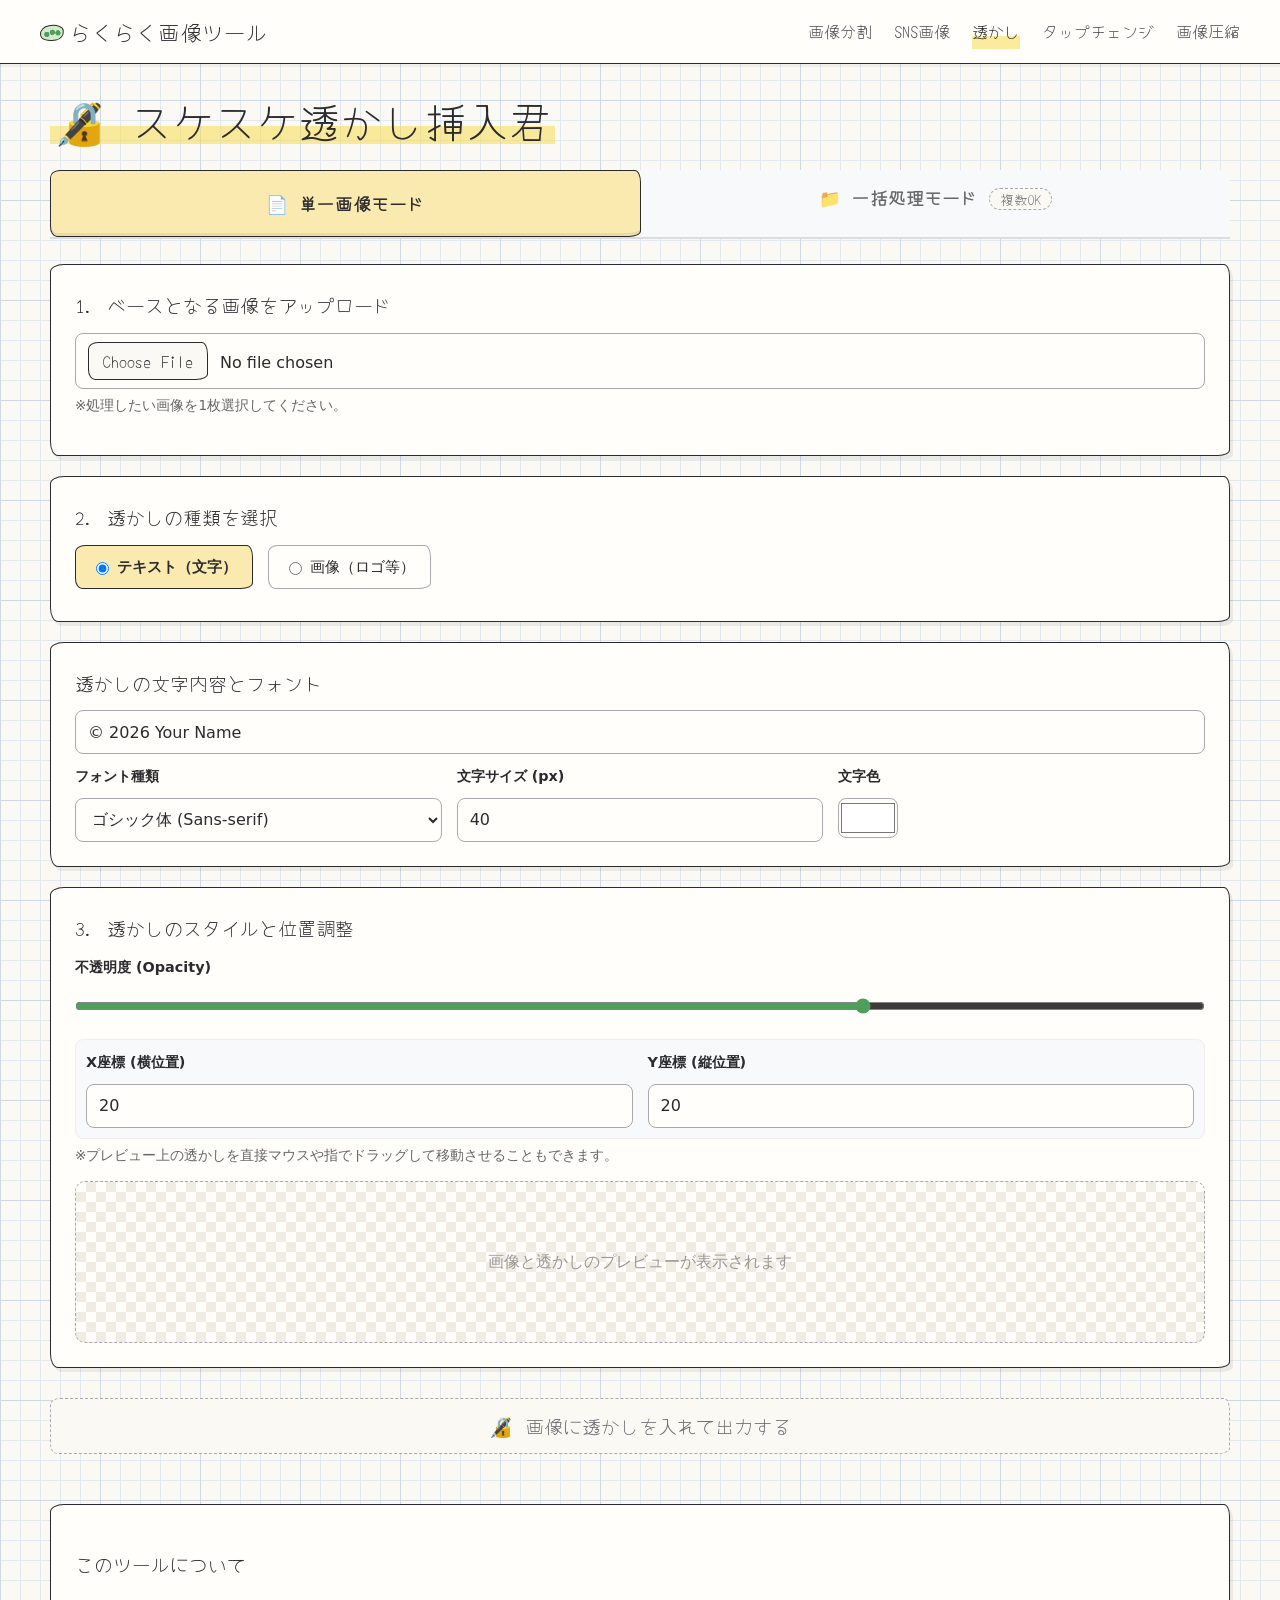
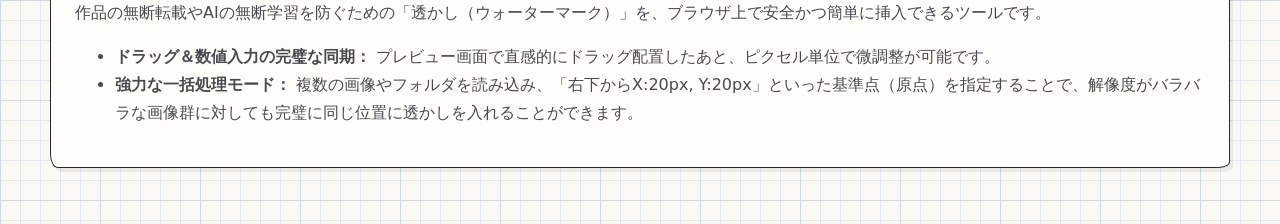
<file: watermark.html>
<!DOCTYPE html>
<html lang="ja">
<head>
    <meta charset="UTF-8">
    <meta name="viewport" content="width=device-width, initial-scale=1.0">
    <title>スケスケ透かし挿入君 | 透かし（ウォーターマーク）一括挿入ツール</title>
    <link rel="icon" href="data:image/svg+xml,<svg xmlns=%22http://www.w3.org/2000/svg%22 viewBox=%220 0 100 100%22><text y=%22.9em%22 font-size=%2290%22>🔏</text></svg>">
    <meta name="description" content="画像にテキストやロゴ画像の透かし（ウォーターマーク）を挿入できるツールです。透明度やピクセル単位の位置調整が可能で、複数画像の一括処理にも対応しています。">
    <style>
        /* --- 共通デザイン --- */
        body { font-family: 'Helvetica Neue', Arial, sans-serif; background-color: #f4f7f6; color: #333; margin: 0; line-height: 1.6; }
        .navbar { background: #fff; padding: 15px 30px; box-shadow: 0 2px 4px rgba(0,0,0,0.1); display: flex; justify-content: space-between; align-items: center; }
        .navbar a { text-decoration: none; color: #333; font-weight: bold; }
        .nav-links a { margin-left: 15px; color: #005fcc; font-size: 0.95rem;}
        .nav-links a:hover { text-decoration: underline; }
        
        .container { max-width: 800px; margin: 30px auto; background: #fff; padding: 30px; border-radius: 8px; box-shadow: 0 4px 6px rgba(0,0,0,0.1); }
        h1 { font-size: 1.6rem; text-align: center; margin-bottom: 20px; color: #222; border-bottom: 2px solid #005fcc; padding-bottom: 10px; }
        
        /* --- タブ（モード切替） --- */
        .tabs { display: flex; border-bottom: 2px solid #ddd; margin-bottom: 25px; background: #f8f9fa; border-radius: 8px 8px 0 0; overflow: hidden; }
        .tab-btn { flex: 1; padding: 15px; text-align: center; cursor: pointer; font-weight: bold; font-size: 1.1rem; border: none; background: transparent; color: #666; transition: all 0.3s; }
        .tab-btn:hover { background: #e9ecef; }
        .tab-btn.active { background: #005fcc; color: white; border-bottom: 3px solid #0056b3; }

        .form-group { margin-bottom: 20px; padding-bottom: 15px; border-bottom: 1px solid #eee; }
        .form-group:last-child { border-bottom: none; }
        label { display: block; font-weight: bold; margin-bottom: 8px; color: #444; }
        input[type="file"], input[type="number"], input[type="text"], select { width: 100%; padding: 10px; border: 1px solid #ccc; border-radius: 4px; box-sizing: border-box; font-size: 1rem; }
        input[type="range"] { width: 100%; margin: 10px 0; cursor: pointer; }
        input[type="color"] { width: 60px; height: 40px; padding: 0; border: none; cursor: pointer; }
        
        .radio-group { display: flex; gap: 15px; margin-top: 5px; flex-wrap: wrap; }
        .radio-group label { font-weight: normal; display: flex; align-items: center; gap: 5px; cursor: pointer; background: #f1f3f5; padding: 8px 15px; border-radius: 20px; border: 1px solid #ddd; transition: 0.2s;}
        .radio-group input[type="radio"]:checked + span { font-weight: bold; color: #005fcc; }
        
        .flex-row { display: flex; gap: 15px; align-items: center; margin-top: 10px;}
        .flex-row > div { flex: 1; }

        /* --- ボタン類 --- */
        button { padding: 12px; border: none; border-radius: 4px; font-size: 1rem; cursor: pointer; transition: background 0.2s; }
        .btn-primary { width: 100%; background-color: #005fcc; color: white; margin-top: 10px; font-weight: bold; font-size: 1.1rem; padding: 15px;}
        .btn-primary:hover { background-color: #0056b3; }
        .btn-primary:disabled { background-color: #ccc; cursor: not-allowed; }
        .btn-warning { display: inline-block; background-color: #1f7a38; color: white; padding: 12px 30px; border-radius: 4px; font-weight: bold; text-decoration: none; text-align: center; cursor: pointer; width: 100%; box-sizing: border-box;}
        
        /* --- プレビュー --- */
        .preview-container { text-align: center; background: #e9ecef; padding: 10px; border-radius: 8px; border: 2px dashed #ccc; margin-top: 10px; position: relative; overflow: hidden; }
        #previewCanvas { max-width: 100%; height: auto; box-shadow: 0 4px 10px rgba(0,0,0,0.2); background: #fff; cursor: grab; touch-action: none; }
        #previewCanvas:active { cursor: grabbing; }

        .hint-text { font-size: 0.85rem; color: #666; margin-top: 5px; }
        .badge { background: #e2f0ff; color: #004085; padding: 3px 8px; border-radius: 12px; font-size: 0.8rem; font-weight: bold; border: 1px solid #b8daff;}

        #resultArea { margin-top: 40px; border-top: 3px solid #1f7a38; padding-top: 20px; display: none; }
        .result-grid { display: grid; gap: 15px; grid-template-columns: repeat(auto-fit, minmax(150px, 1fr)); margin-bottom: 20px; }
        .result-item { text-align: center; background: #fdfdfd; padding: 15px; border: 1px solid #ddd; border-radius: 8px; }
        .result-item img { max-width: 100%; height: auto; display: block; margin: 0 auto 10px; box-shadow: 0 2px 5px rgba(0,0,0,0.2); }
        
        .seo-content { margin-top: 50px; border-top: 2px solid #eee; padding-top: 30px; color: #444; }
    </style>
    <link rel="stylesheet" href="assets/styles.css?v=20261113b">
    <script src="assets/site.js?v=20261114"></script>
    <script async src="https://pagead2.googlesyndication.com/pagead/js/adsbygoogle.js?client=ca-pub-3769360007517865"
     crossorigin="anonymous"></script>
</head>
<body class="tool-page watermark-page">

    <nav class="navbar" aria-label="メインナビゲーション">
  <a href="index.html" class="brand">らくらく画像ツール</a>
  <div class="nav-links" aria-label="ツール一覧">
    <a href="splitter.html">画像分割</a>
    <a href="cropper.html">SNS画像</a>
    <a href="watermark.html">透かし</a>
    <a href="tap-change.html">タップチェンジ</a>
    <a href="image-resolution-downsizer.html">画像圧縮</a>
  </div>
</nav>

    <div class="container">
        <h1>🔏 スケスケ透かし挿入君</h1>

        <div class="tabs">
            <button type="button" class="tab-btn active" data-mode="single">📄 単一画像モード</button>
            <button type="button" class="tab-btn" data-mode="batch">📁 一括処理モード <span class="badge">複数OK</span></button>
        </div>

        <div class="form-group">
            <label id="uploadLabel">1. ベースとなる画像をアップロード</label>
            <input type="file" id="baseImageInput" accept="image/png, image/jpeg, image/webp">
            <p class="hint-text" id="uploadHint">※処理したい画像を1枚選択してください。</p>
        </div>

        <div class="form-group">
            <label>2. 透かしの種類を選択</label>
            <div class="radio-group">
                <label><input type="radio" name="wmType" value="text" checked> <span>テキスト（文字）</span></label>
                <label><input type="radio" name="wmType" value="image"> <span>画像（ロゴ等）</span></label>
            </div>
        </div>

        <div id="textSettings" class="form-group">
            <label>透かしの文字内容とフォント</label>
            <input type="text" id="wmText" value="©️ 2026 Your Name" placeholder="透かしの文字を入力">
            <div class="flex-row">
                <div>
                    <label style="font-size: 0.9rem;">フォント種類</label>
                    <select id="wmFont">
                        <option value="sans-serif">ゴシック体 (Sans-serif)</option>
                        <option value="serif">明朝体 (Serif)</option>
                        <option value="monospace">等幅フォント (Monospace)</option>
                        <option value="cursive">筆記体風 (Cursive)</option>
                    </select>
                </div>
                <div>
                    <label style="font-size: 0.9rem;">文字サイズ (px)</label>
                    <input type="number" id="wmFontSize" value="40" min="10" max="300">
                </div>
                <div>
                    <label style="font-size: 0.9rem;">文字色</label>
                    <input type="color" id="wmColor" value="#ffffff">
                </div>
            </div>
        </div>

        <div id="imageSettings" class="form-group" style="display: none;">
            <label>透かし用画像のアップロード（背景透過PNG推奨）</label>
            <input type="file" id="wmImageInput" accept="image/png, image/webp">
            <div class="flex-row">
                <div>
                    <label style="font-size: 0.9rem;">画像の拡大縮小</label>
                    <input type="range" id="wmScale" min="0.1" max="3" step="0.1" value="1">
                </div>
            </div>
        </div>

        <div class="form-group">
            <label>3. 透かしのスタイルと位置調整</label>
            
            <div class="flex-row" style="margin-bottom: 15px;">
                <div style="flex: 2;">
                    <label style="font-size: 0.9rem;">不透明度 (Opacity)</label>
                    <input type="range" id="wmOpacity" min="0" max="1" step="0.05" value="0.7">
                </div>
                
                <div id="originSetting" style="display: none; flex: 2;">
                    <label style="font-size: 0.9rem;">配置の基準点（原点）</label>
                    <select id="wmOrigin">
                        <option value="bottom-right">右下 (おすすめ)</option>
                        <option value="bottom-left">左下</option>
                        <option value="top-right">右上</option>
                        <option value="top-left">左上</option>
                        <option value="center">中央</option>
                    </select>
                </div>
            </div>

            <div class="flex-row" style="background: #f8f9fa; padding: 10px; border-radius: 8px; border: 1px solid #eee;">
                <div>
                    <label style="font-size: 0.9rem;">X座標 (横位置)</label>
                    <input type="number" id="posX" value="20">
                </div>
                <div>
                    <label style="font-size: 0.9rem;">Y座標 (縦位置)</label>
                    <input type="number" id="posY" value="20">
                </div>
            </div>
            <p class="hint-text" id="positionHint">※プレビュー上の透かしを直接マウスや指でドラッグして移動させることもできます。</p>

            <div class="preview-container">
                <p id="previewPlaceholder" style="color: #999; padding: 40px 0;">画像と透かしのプレビューが表示されます</p>
                <canvas id="previewCanvas" style="display: none;" aria-label="透かし位置を調整する画像プレビュー"></canvas>
            </div>
        </div>

        <button id="processBtn" type="button" class="btn-primary" disabled>🔏 画像に透かしを入れて出力する</button>

        <div id="resultArea">
            <h2 style="text-align: center; color: #1f7a38;">出力結果</h2>
            <div style="text-align: center; margin-bottom: 20px;">
                <button id="downloadAllBtn" type="button" class="btn-warning">📦 すべて一括保存</button>
            </div>
            <div id="resultContainer" class="result-grid"></div>
        </div>

        <div class="seo-content">
            <h3>このツールについて</h3>
            <p>作品の無断転載やAIの無断学習を防ぐための「透かし（ウォーターマーク）」を、ブラウザ上で安全かつ簡単に挿入できるツールです。</p>
            <ul>
                <li><strong>ドラッグ＆数値入力の完璧な同期：</strong> プレビュー画面で直感的にドラッグ配置したあと、ピクセル単位で微調整が可能です。</li>
                <li><strong>強力な一括処理モード：</strong> 複数の画像やフォルダを読み込み、「右下からX:20px, Y:20px」といった基準点（原点）を指定することで、解像度がバラバラな画像群に対しても完璧に同じ位置に透かしを入れることができます。</li>
            </ul>
        </div>
    </div>

<script>
    // --- 状態管理 ---
    const state = {
        mode: 'single', // 'single' or 'batch'
        baseImages: [], // File オブジェクトの配列
        currentPreviewIndex: 0, // バッチ時のプレビュー用
        loadedBaseImg: null, // 現在プレビュー中のImageオブジェクト
        
        wmType: 'text', // 'text' or 'image'
        wmText: '©️ 2026 Your Name',
        wmFont: 'sans-serif',
        wmFontSize: 40,
        wmColor: '#ffffff',
        
        wmImgFile: null,
        loadedWmImg: null,
        wmScale: 1,
        
        opacity: 0.7,
        origin: 'bottom-right', // 'top-left', 'top-right', 'bottom-left', 'bottom-right', 'center'
        posX: 20, // 原点からのオフセットX（単一モード時は左上からの絶対座標）
        posY: 20, // 原点からのオフセットY（単一モード時は左上からの絶対座標）
        
        isDragging: false,
        dragStartX: 0,
        dragStartY: 0,
        initialPosX: 0,
        initialPosY: 0,
        resultUrls: []
    };

    // --- DOM要素取得 ---
    const els = {
        tabs: document.querySelectorAll('.tab-btn'),
        baseImageInput: document.getElementById('baseImageInput'),
        uploadLabel: document.getElementById('uploadLabel'),
        uploadHint: document.getElementById('uploadHint'),
        
        wmTypeRadios: document.getElementsByName('wmType'),
        textSettings: document.getElementById('textSettings'),
        imageSettings: document.getElementById('imageSettings'),
        
        wmText: document.getElementById('wmText'),
        wmFont: document.getElementById('wmFont'),
        wmFontSize: document.getElementById('wmFontSize'),
        wmColor: document.getElementById('wmColor'),
        
        wmImageInput: document.getElementById('wmImageInput'),
        wmScale: document.getElementById('wmScale'),
        
        wmOpacity: document.getElementById('wmOpacity'),
        originSetting: document.getElementById('originSetting'),
        wmOrigin: document.getElementById('wmOrigin'),
        posX: document.getElementById('posX'),
        posY: document.getElementById('posY'),
        positionHint: document.getElementById('positionHint'),
        
        previewCanvas: document.getElementById('previewCanvas'),
        ctx: document.getElementById('previewCanvas').getContext('2d'),
        previewPlaceholder: document.getElementById('previewPlaceholder'),
        
        processBtn: document.getElementById('processBtn'),
        resultArea: document.getElementById('resultArea'),
        resultContainer: document.getElementById('resultContainer'),
        downloadAllBtn: document.getElementById('downloadAllBtn')
    };

    // --- ユーティリティ ---
    function loadImage(file) {
        return new Promise((resolve, reject) => {
            const url = URL.createObjectURL(file);
            const img = new Image();
            img.onload = () => { URL.revokeObjectURL(url); resolve(img); };
            img.onerror = error => { URL.revokeObjectURL(url); reject(error); };
            img.src = url;
        });
    }

    function clearResultUrls() {
        state.resultUrls.forEach(url => URL.revokeObjectURL(url));
        state.resultUrls = [];
    }

    function canvasToBlob(canvas) {
        return new Promise((resolve, reject) => canvas.toBlob(blob => blob ? resolve(blob) : reject(new Error('PNG出力に失敗しました。')), 'image/png'));
    }

    function setEditorDisabled(disabled) {
        const controls = [els.baseImageInput, els.wmText, els.wmFont, els.wmFontSize, els.wmColor, els.wmImageInput, els.wmScale, els.wmOpacity, els.wmOrigin, els.posX, els.posY, ...els.tabs, ...els.wmTypeRadios];
        controls.forEach(control => { control.disabled = disabled; });
    }

    // --- イベントリスナー設定 ---
    
    // タブ切替
    els.tabs.forEach(btn => btn.addEventListener('click', (e) => {
        const selectedTab = e.currentTarget;
        els.tabs.forEach(b => b.classList.remove('active'));
        selectedTab.classList.add('active');
        state.mode = selectedTab.dataset.mode;
        els.baseImageInput.multiple = state.mode === 'batch';
        if (state.mode === 'single' && state.baseImages.length > 1) state.baseImages = state.baseImages.slice(0, 1);
        
        // UIの切り替え
        if (state.mode === 'batch') {
            els.uploadLabel.textContent = '1. ベースとなる画像（複数選択OK）をアップロード';
            els.uploadHint.textContent = '※処理したい画像を複数選択、またはドラッグ＆ドロップしてください。';
            els.originSetting.style.display = 'block';
            els.positionHint.textContent = '※一括モードでは「基準点（原点）」からの距離（ピクセル）を指定します。プレビューをドラッグして調整可能です。';
            state.origin = els.wmOrigin.value; // モード切替時に原点を反映
        } else {
            els.uploadLabel.textContent = '1. ベースとなる画像をアップロード';
            els.uploadHint.textContent = '※処理したい画像を1枚選択してください。';
            els.originSetting.style.display = 'none';
            els.positionHint.textContent = '※プレビュー上の透かしを直接マウスや指でドラッグして移動させることができます。';
            state.origin = 'top-left'; // 単一モードは常に左上を原点として絶対座標で扱う
        }
        drawPreview();
    }));

    // ベース画像アップロード
    els.baseImageInput.addEventListener('change', async (e) => {
        if (!e.target.files.length) return;
        clearResultUrls();
        els.resultContainer.innerHTML = '';
        els.resultArea.style.display = 'none';
        state.baseImages = Array.from(e.target.files).slice(0, state.mode === 'single' ? 1 : undefined);
        state.currentPreviewIndex = 0;
        state.loadedBaseImg = await loadImage(state.baseImages[0]);
        
        els.previewPlaceholder.style.display = 'none';
        els.previewCanvas.style.display = 'block';
        els.processBtn.disabled = false;
        
        // 初期の位置を中心に設定（単一モードの場合）
        if (state.mode === 'single') {
            const dim = getWatermarkDimensions();
            state.posX = Math.floor((state.loadedBaseImg.width - dim.w) / 2);
            state.posY = Math.floor((state.loadedBaseImg.height - dim.h) / 2);
            els.posX.value = state.posX;
            els.posY.value = state.posY;
        }

        drawPreview();
    });

    // 透かしタイプの切替
    els.wmTypeRadios.forEach(r => r.addEventListener('change', e => {
        state.wmType = e.target.value;
        if (state.wmType === 'text') {
            els.textSettings.style.display = 'block';
            els.imageSettings.style.display = 'none';
        } else {
            els.textSettings.style.display = 'none';
            els.imageSettings.style.display = 'block';
        }
        drawPreview();
    }));

    // 透かし画像アップロード
    els.wmImageInput.addEventListener('change', async (e) => {
        if (!e.target.files.length) return;
        state.wmImgFile = e.target.files[0];
        state.loadedWmImg = await loadImage(state.wmImgFile);
        drawPreview();
    });

    // 各種設定値の変更検知
    const updateInputs = () => {
        state.wmText = els.wmText.value;
        state.wmFont = els.wmFont.value;
        state.wmFontSize = parseInt(els.wmFontSize.value, 10) || 40;
        state.wmColor = els.wmColor.value;
        state.wmScale = parseFloat(els.wmScale.value) || 1;
        const opacity = parseFloat(els.wmOpacity.value);
        state.opacity = Number.isFinite(opacity) ? opacity : 0.7;
        state.origin = els.wmOrigin.value;
        state.posX = parseInt(els.posX.value, 10) || 0;
        state.posY = parseInt(els.posY.value, 10) || 0;
        drawPreview();
    };

    els.wmText.addEventListener('input', updateInputs);
    els.wmFont.addEventListener('change', updateInputs);
    els.wmFontSize.addEventListener('input', updateInputs);
    els.wmColor.addEventListener('input', updateInputs);
    els.wmScale.addEventListener('input', updateInputs);
    els.wmOpacity.addEventListener('input', updateInputs);
    els.wmOrigin.addEventListener('change', () => {
        // 原点を変えたらオフセットを一旦リセットして分かりやすくする
        els.posX.value = 20; els.posY.value = 20;
        updateInputs();
    });
    els.posX.addEventListener('input', updateInputs);
    els.posY.addEventListener('input', updateInputs);


    // --- 描画ロジック ---

    // 透かしの幅と高さを計算するヘルパー
    function getWatermarkDimensions() {
        if (state.wmType === 'text') {
            els.ctx.font = `${state.wmFontSize}px ${state.wmFont}`;
            const metrics = els.ctx.measureText(state.wmText);
            // テキストの高さはフォントサイズで近似
            return { w: metrics.width, h: state.wmFontSize }; 
        } else {
            if (!state.loadedWmImg) return { w: 0, h: 0 };
            return { w: state.loadedWmImg.width * state.wmScale, h: state.loadedWmImg.height * state.wmScale };
        }
    }

    // 描画位置の絶対座標(x, y)を計算するヘルパー
    function calculateAbsolutePosition(baseW, baseH, wmDim) {
        let absX = 0, absY = 0;
        const oX = state.posX; // offset X
        const oY = state.posY; // offset Y

        if (state.mode === 'single' || state.origin === 'top-left') {
            absX = oX; absY = oY;
        } else if (state.origin === 'top-right') {
            absX = baseW - wmDim.w - oX; absY = oY;
        } else if (state.origin === 'bottom-left') {
            absX = oX; absY = baseH - wmDim.h - oY;
        } else if (state.origin === 'bottom-right') {
            absX = baseW - wmDim.w - oX; absY = baseH - wmDim.h - oY;
        } else if (state.origin === 'center') {
            absX = (baseW - wmDim.w) / 2 + oX; absY = (baseH - wmDim.h) / 2 + oY;
        }
        return { x: absX, y: absY };
    }

    // プレビュー描画メイン処理
    function drawPreview() {
        if (!state.loadedBaseImg) return;
        
        const c = els.previewCanvas;
        const ctx = els.ctx;
        c.width = state.loadedBaseImg.width;
        c.height = state.loadedBaseImg.height;

        // 1. ベース画像描画
        ctx.drawImage(state.loadedBaseImg, 0, 0);

        // 2. 透かしの描画設定
        ctx.globalAlpha = state.opacity;
        const dim = getWatermarkDimensions();
        const pos = calculateAbsolutePosition(c.width, c.height, dim);

        if (state.wmType === 'text' && state.wmText) {
            ctx.font = `${state.wmFontSize}px ${state.wmFont}`;
            ctx.fillStyle = state.wmColor;
            ctx.textBaseline = 'top'; // 座標計算を画像と同じ左上基準にするため重要
            ctx.fillText(state.wmText, pos.x, pos.y);
        } else if (state.wmType === 'image' && state.loadedWmImg) {
            ctx.drawImage(state.loadedWmImg, pos.x, pos.y, dim.w, dim.h);
        }

        ctx.globalAlpha = 1.0; // リセット
    }

    // --- ドラッグ＆ドロップ（プレビュー操作） ---
    
    // イベントからキャンバス内の実座標を取得
    function getCanvasCoords(e) {
        const rect = els.previewCanvas.getBoundingClientRect();
        const scaleX = els.previewCanvas.width / rect.width;
        const scaleY = els.previewCanvas.height / rect.height;
        // タッチかマウスか判別
        const clientX = e.touches ? e.touches[0].clientX : e.clientX;
        const clientY = e.touches ? e.touches[0].clientY : e.clientY;
        return {
            x: (clientX - rect.left) * scaleX,
            y: (clientY - rect.top) * scaleY
        };
    }

    // ドラッグ開始
    function startDrag(e) {
        if (!state.loadedBaseImg) return;
        const coords = getCanvasCoords(e);
        const dim = getWatermarkDimensions();
        const pos = calculateAbsolutePosition(els.previewCanvas.width, els.previewCanvas.height, dim);

        // クリックした場所が透かしの範囲内か判定（当たり判定）
        if (coords.x >= pos.x && coords.x <= pos.x + dim.w &&
            coords.y >= pos.y && coords.y <= pos.y + dim.h) {
            state.isDragging = true;
            state.dragStartX = coords.x;
            state.dragStartY = coords.y;
            state.initialPosX = state.posX; // オフセット値の初期状態を保存
            state.initialPosY = state.posY;
            e.preventDefault(); // スクロール防止
        }
    }

    // ドラッグ中
    function doDrag(e) {
        if (!state.isDragging) return;
        e.preventDefault();
        const coords = getCanvasCoords(e);
        
        // 移動量（デルタ）を計算
        const dx = coords.x - state.dragStartX;
        const dy = coords.y - state.dragStartY;

        // モードと原点設定に応じて、UI側の数値を逆算して更新
        if (state.mode === 'single' || state.origin === 'top-left') {
            state.posX = Math.round(state.initialPosX + dx);
            state.posY = Math.round(state.initialPosY + dy);
        } else if (state.origin === 'top-right') {
            state.posX = Math.round(state.initialPosX - dx);
            state.posY = Math.round(state.initialPosY + dy);
        } else if (state.origin === 'bottom-left') {
            state.posX = Math.round(state.initialPosX + dx);
            state.posY = Math.round(state.initialPosY - dy);
        } else if (state.origin === 'bottom-right') {
            state.posX = Math.round(state.initialPosX - dx);
            state.posY = Math.round(state.initialPosY - dy);
        } else if (state.origin === 'center') {
            state.posX = Math.round(state.initialPosX + dx);
            state.posY = Math.round(state.initialPosY + dy);
        }

        // 入力欄に反映して再描画
        els.posX.value = state.posX;
        els.posY.value = state.posY;
        drawPreview();
    }

    function endDrag() { state.isDragging = false; }

    // PC用イベント
    els.previewCanvas.addEventListener('mousedown', startDrag);
    window.addEventListener('mousemove', doDrag);
    window.addEventListener('mouseup', endDrag);
    // スマホ用イベント
    els.previewCanvas.addEventListener('touchstart', startDrag, {passive: false});
    window.addEventListener('touchmove', doDrag, {passive: false});
    window.addEventListener('touchend', endDrag);


    // --- 処理実行・出力 ---
    els.processBtn.addEventListener('click', async () => {
        if (state.baseImages.length === 0) return;
        if (state.wmType === 'image' && !state.loadedWmImg) {
            alert('透かし用の画像をアップロードしてください。');
            return;
        }

        els.processBtn.disabled = true;
        els.processBtn.textContent = '処理中...';
        setEditorDisabled(true);
        clearResultUrls();
        els.resultContainer.innerHTML = '';
        els.resultArea.style.display = 'block';
        
        // UIブロックを避けるための微小遅延
        await new Promise(r => setTimeout(r, 50)); 

        try {
            const workCanvas = document.createElement('canvas');
            const workCtx = workCanvas.getContext('2d');
            const dim = getWatermarkDimensions();

            // 画像を1枚ずつループ処理（一括処理の要）
            const filesToProcess = state.mode === 'single' ? state.baseImages.slice(0, 1) : state.baseImages;
            for (let i = 0; i < filesToProcess.length; i++) {
                const file = filesToProcess[i];
                const img = await loadImage(file);
                
                workCanvas.width = img.width;
                workCanvas.height = img.height;
                
                // 1. ベース描画
                workCtx.drawImage(img, 0, 0);

                // 2. 透かし描画（画像ごとに絶対座標を再計算する！）
                workCtx.globalAlpha = state.opacity;
                const pos = calculateAbsolutePosition(img.width, img.height, dim);

                if (state.wmType === 'text') {
                    workCtx.font = `${state.wmFontSize}px ${state.wmFont}`;
                    workCtx.fillStyle = state.wmColor;
                    workCtx.textBaseline = 'top';
                    workCtx.fillText(state.wmText, pos.x, pos.y);
                } else {
                    workCtx.drawImage(state.loadedWmImg, pos.x, pos.y, dim.w, dim.h);
                }
                workCtx.globalAlpha = 1.0;

                // 3. 結果アイテムを生成
                const blob = await canvasToBlob(workCanvas);
                const resultUrl = URL.createObjectURL(blob);
                state.resultUrls.push(resultUrl);
                
                // 元のファイル名から拡張子を外して _watermarked を付与
                const originalName = file.name.replace(/\.[^/.]+$/, "");
                const outFileName = `${originalName}_watermarked.png`;

                const itemDiv = document.createElement('div');
                itemDiv.className = 'result-item';
                const title = document.createElement('h3');
                title.style.cssText = 'margin-top:0; font-size:1rem; overflow:hidden; text-overflow:ellipsis; white-space:nowrap;';
                title.textContent = outFileName;
                const preview = document.createElement('img');
                preview.src = resultUrl;
                preview.alt = `${outFileName} のプレビュー`;
                const link = document.createElement('a');
                link.href = resultUrl;
                link.download = outFileName;
                link.className = 'download-btn wm-dl-btn';
                link.textContent = RakurakuSave.env === 'pc' ? '⬇️ 保存' : '📷 保存';
                RakurakuSave.track(link, blob);
                itemDiv.append(title, preview, link);
                els.resultContainer.appendChild(itemDiv);
            }

            els.resultArea.scrollIntoView({ behavior: 'smooth' });

        } catch (err) {
            console.error(err);
            alert('エラーが発生しました。');
        } finally {
            setEditorDisabled(false);
            els.processBtn.disabled = false;
            els.processBtn.textContent = '🔏 画像に透かしを入れて出力する';
        }
    });

    // 一括保存ボタン
    // スマホは写真アプリ・ギャラリーに入る画像として保存（くわしくは assets/site.js）
    RakurakuSave.bindBulk(els.downloadAllBtn, () => document.querySelectorAll('.wm-dl-btn'));

</script>

</body>
</html>
</file>
<file: assets/styles.css>
@import url("https://fonts.googleapis.com/css2?family=Yomogi&display=swap");

/*
 * らくらく画像ツール 共通スタイル（2026-11-13 えだまめmap のデザインに寄せて作り直し）
 *  - 生成りの方眼紙の上に、インクの線（1.5px）で描いた紙を置く
 *  - 字はいつもインク色。色は線と塗りだけに使う
 *  - 見出し・ボタンは手書きの Yomogi、本文は読みやすい OS のゴシック
 *  - 見出しには蛍光ペンを 1 本。塗ったボタン（オレンジ）は、その画面の主な操作 1 つだけ
 *  - 角は手で切ったように少しゆがませ、影は真下にずらしたインクの影
 * 色の値は えだまめmap（C:\Users\nogi4\ClaudeCode\doodlemap の src/ui/theme.ts・dist/pages.css）の写し。
 * 各ツールのページには古い見た目の <style> が残っているので、ここで上書きする（!important が多いのはそのため）。
 */
:root {
  --paper: #fbf9f4;
  --grid: #e2e8ef;
  --grid-major: #cfd9e4;
  --panel: #fffefa;
  --hover: #f3f0e8;
  --ink: #2b2a2e;
  --ink2: #4a4950;
  --ink3: #6b6a70;
  --ink4: #a9a8ad;
  --select: #3d7bcb;
  --accent: #f3aa3c;
  --accent-hover: #f0a02c;
  --highlighter: rgba(247, 219, 79, .55);
  --pod: #4e9f5b;
  --pod-fill: #d3ebcd;
  --kiiro-fill: #fbeab0;
  --red-pen: #c9443b;
  --tape: rgba(242, 167, 188, .78);
  --tape-mint: rgba(168, 216, 208, .78);
  --hand: "Yomogi", "Hiragino Maru Gothic ProN", "BIZ UDPGothic", "Noto Sans JP", sans-serif;
  --body: "Hiragino Sans", "Hiragino Kaku Gothic ProN", "Noto Sans JP", "Yu Gothic UI", "Yu Gothic", Meiryo, system-ui, sans-serif;
  --r-sheet: 14px 6px 12px 8px / 8px 12px 6px 14px;
  --r-card: 12px 7px 14px 8px / 8px 14px 7px 12px;
  --r-btn: 10px 6px 12px 7px / 7px 12px 6px 10px;
  --shadow: 3px 4px 0 rgba(43, 42, 46, .08);
  --line: 1.5px solid var(--ink);
  color-scheme: light;
}

* {
  box-sizing: border-box;
}

html {
  scroll-behavior: smooth;
  -webkit-text-size-adjust: 100%;
}

/* 方眼紙: 20px の細い線、100px（5 マス）ごとに太い線 */
body {
  margin: 0;
  color: var(--ink) !important;
  font-family: var(--body) !important;
  line-height: 1.75;
  letter-spacing: 0;
  background-color: var(--paper) !important;
  background-image:
    linear-gradient(var(--grid-major) 1px, transparent 1px),
    linear-gradient(90deg, var(--grid-major) 1px, transparent 1px),
    linear-gradient(var(--grid) 1px, transparent 1px),
    linear-gradient(90deg, var(--grid) 1px, transparent 1px) !important;
  background-size: 100px 100px, 100px 100px, 20px 20px, 20px 20px !important;
}

a {
  color: var(--ink);
  text-decoration-color: var(--select);
  text-decoration-thickness: 2px;
  text-underline-offset: 3px;
}

a:focus-visible,
button:focus-visible,
summary:focus-visible,
input:focus-visible,
select:focus-visible,
textarea:focus-visible {
  outline: 2px dashed var(--select) !important;
  outline-offset: 3px;
}

/* ---------- 頭の帯（全ページ共通） ---------- */
.navbar,
.site-nav {
  position: sticky;
  top: 0;
  z-index: 20;
  min-height: 64px;
  padding: 0 40px !important;
  background: rgba(255, 254, 250, .94) !important;
  -webkit-backdrop-filter: blur(6px);
  backdrop-filter: blur(6px);
  color: var(--ink);
  border-bottom: var(--line);
  box-shadow: 0 3px 0 rgba(43, 42, 46, .05) !important;
  display: flex;
  align-items: center;
  justify-content: space-between;
  gap: 24px;
}

.navbar a,
.site-nav a {
  color: var(--ink) !important;
  text-decoration: none;
}

/* ロゴ: 手書きの名前と、えだまめのさやのような緑の丸 */
.brand,
.site-brand {
  position: relative;
  display: inline-flex;
  align-items: center;
  min-height: 44px;
  padding-left: 30px;
  font-family: var(--hand);
  font-weight: 400 !important;
  font-size: 1.35rem !important;
  line-height: 1.1;
  white-space: nowrap;
}

.brand::before,
.site-brand::before {
  content: "";
  position: absolute;
  left: 0;
  top: 50%;
  width: 22px;
  height: 14px;
  margin-top: -7px;
  border: var(--line);
  border-radius: 10px 12px 9px 13px / 8px 7px 9px 7px;
  background:
    radial-gradient(circle at 26% 55%, var(--pod) 0 2.4px, transparent 2.9px),
    radial-gradient(circle at 52% 45%, var(--pod) 0 2.4px, transparent 2.9px),
    radial-gradient(circle at 77% 55%, var(--pod) 0 2.4px, transparent 2.9px),
    var(--pod-fill);
  transform: rotate(-8deg);
}

.nav-links,
.site-links {
  display: flex;
  align-items: center;
  justify-content: flex-end;
  gap: 4px 22px;
  flex-wrap: wrap;
}

.nav-links a,
.site-links a {
  min-height: 44px;
  display: inline-flex;
  align-items: center;
  margin-left: 0 !important;
  color: var(--ink2) !important;
  font-family: var(--hand);
  font-weight: 400 !important;
  font-size: 1.02rem !important;
}

.nav-links a:hover,
.site-links a:hover {
  color: var(--ink) !important;
  text-decoration: underline !important;
  text-decoration-color: var(--select) !important;
}

/* 今いるページのリンクには蛍光ペン */
.nav-links a[aria-current="page"],
.site-links a[aria-current="page"] {
  color: var(--ink) !important;
  background: linear-gradient(transparent 58%, var(--highlighter) 58%, var(--highlighter) 88%, transparent 88%);
}

/* ---------- ボタン ---------- */
/* :where() で強さを 0 にして、.active などの指定が必ず勝つようにする */
.site-cta,
.btn,
.btn-outline,
.download-btn,
button:where(:not(.sns-tab-btn):not(.tab-btn):not(.tool-btn):not(.mode-btn):not(.danger)) {
  min-height: 44px;
  display: inline-flex;
  align-items: center;
  justify-content: center;
  gap: 6px;
  padding: 8px 16px;
  border: var(--line) !important;
  border-radius: var(--r-btn) !important;
  background: var(--panel) !important;
  color: var(--ink) !important;
  box-shadow: var(--shadow) !important;
  font-family: var(--hand) !important;
  font-weight: 400 !important;
  font-size: 1.05rem;
  line-height: 1.25;
  text-align: center;
  text-decoration: none !important;
  cursor: pointer;
  transition: transform 120ms cubic-bezier(.2, .8, .2, 1), background-color 120ms;
}

.site-cta:hover,
.btn:hover,
.btn-outline:hover,
.download-btn:hover,
button:where(:not(.sns-tab-btn):not(.tab-btn):not(.tool-btn):not(.mode-btn):not(.danger)):hover {
  background: var(--hover) !important;
  transform: none;
}

.site-cta:active,
.btn:active,
.download-btn:active,
button:where(:not(.sns-tab-btn):not(.tab-btn):not(.tool-btn):not(.mode-btn):not(.danger)):active {
  transform: translateY(1px);
  box-shadow: 1px 2px 0 rgba(43, 42, 46, .08) !important;
}

/* 主な操作（出力する・ツールを選ぶ）だけオレンジで塗る */
.btn-primary,
.home-hero .site-cta {
  background: var(--accent) !important;
  font-size: 1.2rem;
}

.btn-primary:hover,
.home-hero .site-cta:hover {
  background: var(--accent-hover) !important;
}

/* 保存は、えだまめの緑 */
.download-btn,
.btn-warning {
  background: var(--pod-fill) !important;
}

.download-btn:hover,
.btn-warning:hover {
  background: #c3e3bb !important;
}

button:disabled,
button:disabled:hover,
.btn-primary:disabled {
  background: var(--paper) !important;
  border-style: dashed !important;
  border-color: var(--ink4) !important;
  color: var(--ink3) !important;
  box-shadow: none !important;
  cursor: not-allowed;
  transform: none;
}

/* 選んでいるもの（タブ・倍率など）は黄色のマーカー */
.sns-tab-btn,
.tab-btn,
.mode-btn {
  border-radius: var(--r-btn) !important;
  box-shadow: none !important;
  font-family: var(--hand) !important;
}

.sns-tab-btn.active,
.tab-btn.active,
.mode-btn.active,
button.active {
  border: var(--line) !important;
  background: var(--kiiro-fill) !important;
  color: var(--ink) !important;
  box-shadow: inset 0 -3px 0 rgba(43, 42, 46, .08) !important;
}

/* ---------- トップページ ---------- */
.home-hero {
  padding: 64px 40px 40px;
}

.home-hero__inner {
  width: min(1180px, 100%);
  margin: 0 auto;
  display: grid;
  grid-template-columns: minmax(0, 1fr) minmax(380px, .85fr);
  gap: 48px;
  align-items: center;
}

/* 小さな札（えだまめの緑のシール） */
.eyebrow,
.home-eyebrow {
  display: inline-block;
  margin: 0 0 14px;
  padding: 2px 12px;
  border: var(--line);
  border-radius: var(--r-btn);
  background: var(--pod-fill);
  color: var(--ink) !important;
  font-family: var(--hand);
  font-size: .95rem;
  line-height: 1.6;
  transform: rotate(-1.5deg);
}

.home-hero h1 {
  margin: 0;
  color: var(--ink);
  font-family: var(--hand);
  font-weight: 400;
  font-size: clamp(2.2rem, 5.2vw, 3.4rem);
  line-height: 1.3;
  word-break: keep-all;
  overflow-wrap: anywhere;
}

.home-hero h1 .mark,
.section-heading h2 {
  background: linear-gradient(transparent 60%, var(--highlighter) 60%, var(--highlighter) 92%, transparent 92%);
  -webkit-box-decoration-break: clone;
  box-decoration-break: clone;
  padding-inline: 3px;
}

.home-hero p {
  max-width: 34em;
  margin: 20px 0 0;
  color: var(--ink2);
  font-size: 1.08rem;
  line-height: 1.85;
}

.hero-actions {
  display: flex;
  gap: 14px;
  flex-wrap: wrap;
  margin-top: 30px;
}

.hero-actions a {
  padding: 10px 26px;
}

/* 表紙の絵: 方眼に置いた 1 枚の絵を、赤ペンの破線で 3 つに切る */
.editor-preview {
  position: relative;
  border: var(--line);
  border-radius: var(--r-sheet);
  background: var(--panel);
  box-shadow: var(--shadow);
  display: grid;
  grid-template-rows: auto 1fr auto;
  transform: rotate(.8deg);
}

.editor-preview::before {
  content: "";
  position: absolute;
  top: -11px;
  left: 50%;
  width: 92px;
  height: 22px;
  margin-left: -46px;
  background: var(--tape);
  transform: rotate(-3deg);
}

.editor-preview__bar,
.editor-preview__footer {
  min-height: 46px;
  padding: 10px 18px;
  display: flex;
  align-items: center;
  justify-content: space-between;
  gap: 12px;
  color: var(--ink2);
  font-family: var(--hand);
  font-size: .98rem;
}

.editor-preview__bar {
  border-bottom: 1.5px dashed var(--ink4);
}

.editor-preview__footer {
  border-top: 1.5px dashed var(--ink4);
}

.editor-preview__canvas {
  position: relative;
  min-height: 250px;
  margin: 18px;
  overflow: hidden;
  border-radius: 8px;
  background-color: var(--paper);
  background-image:
    linear-gradient(var(--grid-major) 1px, transparent 1px),
    linear-gradient(90deg, var(--grid-major) 1px, transparent 1px),
    linear-gradient(var(--grid) 1px, transparent 1px),
    linear-gradient(90deg, var(--grid) 1px, transparent 1px);
  background-size: 60px 60px, 60px 60px, 12px 12px, 12px 12px;
}

.editor-preview__image {
  position: absolute;
  inset: 34px 30px;
  border: var(--line);
  border-radius: 6px;
  background:
    radial-gradient(ellipse 40% 28% at 22% 100%, var(--pod-fill) 0 98%, transparent 100%),
    radial-gradient(ellipse 46% 34% at 72% 100%, #c4e8e3 0 98%, transparent 100%),
    radial-gradient(circle at 80% 28%, #fbdcc0 0 12%, transparent 13%),
    linear-gradient(90deg, #c9dbf3, #fbeab0 55%, #f7cfca);
}

.editor-preview__image::before,
.editor-preview__image::after {
  content: "";
  position: absolute;
  top: -14px;
  bottom: -14px;
  width: 0;
  border-left: 2.5px dashed var(--red-pen);
}

.editor-preview__image::before {
  left: 33.3%;
}

.editor-preview__image::after {
  left: 66.6%;
}

/* ---------- セクション ---------- */
.section {
  padding: 48px 40px;
}

.section__inner {
  width: min(1180px, 100%);
  margin: 0 auto;
}

.section-heading {
  display: flex;
  justify-content: space-between;
  gap: 24px;
  align-items: end;
  margin-bottom: 30px;
}

.section-heading .home-eyebrow {
  display: block;
  width: fit-content;
}

.section-heading h2 {
  display: inline;
  margin: 0;
  color: var(--ink);
  font-family: var(--hand);
  font-weight: 400;
  font-size: clamp(1.6rem, 3vw, 2.3rem);
  line-height: 1.45;
}

.section-heading p {
  max-width: 30em;
  margin: 0;
  color: var(--ink2);
}

.tool-grid {
  display: grid;
  grid-template-columns: repeat(3, minmax(0, 1fr));
  gap: 30px 26px;
}

/* ツールの札: 紙をマスキングテープで留めたように */
.tool-card {
  position: relative;
  display: flex;
  flex-direction: column;
  min-height: 240px;
  padding: 28px 24px 24px !important;
  border: var(--line) !important;
  border-radius: var(--r-card) !important;
  background: var(--panel) !important;
  box-shadow: var(--shadow) !important;
  text-align: left !important;
}

.tool-card::before {
  content: "";
  position: absolute;
  top: -10px;
  left: 50%;
  width: 70px;
  height: 20px;
  margin-left: -35px;
  background: var(--tape);
  transform: rotate(-3deg);
}

.tool-card:nth-child(even)::before {
  background: var(--tape-mint);
  transform: rotate(2.5deg);
}

.tool-card:nth-child(odd) {
  transform: rotate(-.4deg);
}

.tool-card:nth-child(even) {
  transform: rotate(.4deg);
}

.tool-card:hover {
  transform: rotate(0) translateY(-2px);
}

.tool-icon {
  display: none !important;
}

.tool-card .tool-kicker,
.badge {
  position: static !important;
  display: inline-flex;
  width: fit-content;
  margin-bottom: 12px;
  padding: 0 10px !important;
  border: 1.5px dashed var(--ink4) !important;
  border-radius: 999px !important;
  background: var(--paper) !important;
  color: var(--ink3) !important;
  font-family: var(--hand);
  font-size: .85rem !important;
  font-weight: 400;
  text-transform: none;
}

.tool-card h2 {
  margin: 0 0 10px !important;
  color: var(--ink) !important;
  font-family: var(--hand);
  font-weight: 400;
  font-size: 1.5rem !important;
  line-height: 1.35;
}

.tool-card p {
  margin: 0 0 22px !important;
  color: var(--ink2) !important;
  font-size: .95rem !important;
  flex: 1;
}

.tool-card .btn {
  width: fit-content;
  min-width: 0;
  padding: 8px 22px;
}

.tool-card .tool-sub-link {
  display: inline-block;
  margin-top: 12px;
  color: var(--ink) !important;
  font-size: .9rem;
  text-decoration: underline;
  text-decoration-color: var(--select);
}

/* ブラウザの中だけで処理する、の札 */
.privacy-strip {
  margin-top: 40px;
  padding: 24px 28px;
  border: 1.5px solid var(--pod);
  border-radius: var(--r-sheet);
  background: var(--pod-fill);
}

.privacy-strip h3 {
  margin: 0 0 8px;
  color: var(--ink);
  font-family: var(--hand);
  font-weight: 400;
  font-size: 1.45rem;
}

.privacy-strip p {
  margin: 0;
  color: var(--ink);
}

footer.site-footer {
  padding: 28px 40px 40px;
  color: var(--ink3);
}

footer.site-footer .section__inner {
  display: flex;
  justify-content: space-between;
  gap: 12px 24px;
  flex-wrap: wrap;
  padding-top: 20px;
  border-top: 1.5px dashed var(--ink4);
  font-size: .9rem;
}

footer.site-footer .section__inner span:first-child {
  color: var(--ink);
  font-family: var(--hand);
  font-size: 1.1rem;
}

/* ---------- ツールのページ ---------- */
.tool-page .container,
.tool-page main {
  width: min(1180px, calc(100% - 48px)) !important;
  max-width: 1180px !important;
  margin: 28px auto 56px !important;
}

.tool-page .container {
  background: transparent !important;
  border-radius: 0 !important;
  box-shadow: none !important;
  padding: 0 !important;
}

/* ページの見出し: 手書きの大きな字に蛍光ペン */
.tool-page h1 {
  display: block !important;
  width: fit-content !important;
  max-width: 100%;
  margin: 8px 0 22px !important;
  padding: 0 4px !important;
  border: 0 !important;
  border-radius: 0 !important;
  background: linear-gradient(transparent 60%, var(--highlighter) 60%, var(--highlighter) 92%, transparent 92%) !important;
  color: var(--ink) !important;
  box-shadow: none !important;
  font-family: var(--hand) !important;
  font-weight: 400 !important;
  font-size: clamp(1.8rem, 3.4vw, 2.6rem) !important;
  line-height: 1.35;
  text-align: left !important;
}

.tool-hero {
  margin: 0 auto 18px !important;
  padding: 0 !important;
  border: 0 !important;
  background: transparent !important;
  color: var(--ink) !important;
  box-shadow: none !important;
  text-align: left !important;
}

.tool-hero h1 {
  margin-bottom: 10px !important;
}

.tool-page .sub,
.tool-hero .sub,
.tool-hero .lead,
.tool-page .lead {
  color: var(--ink2) !important;
}

.tool-page h2,
.tool-page h3 {
  font-family: var(--hand);
  font-weight: 400 !important;
  color: var(--ink) !important;
}

/* 紙（設定・プレビュー・説明の枠） */
.form-group,
aside,
.viewer,
.panel,
.seo-content,
.seo-text,
.bottom-info,
.guide-panel,
.result-item,
.x-preview-box,
.x-profile-mockup,
.ig-profile-mockup,
.px-profile-mockup,
#xSplitPreviewArea {
  position: relative;
  border: var(--line) !important;
  border-radius: var(--r-sheet) !important;
  background: var(--panel) !important;
  box-shadow: var(--shadow) !important;
}

/* 紙の中の小さな枠は、線を細い破線にして重く見せない */
details {
  border: 1.5px dashed var(--ink4) !important;
  border-radius: var(--r-card) !important;
  background: var(--paper) !important;
  box-shadow: none !important;
}

summary {
  font-family: var(--hand);
  cursor: pointer;
}

.form-group,
.seo-content,
.seo-text,
.bottom-info,
.guide-panel {
  padding: 24px !important;
}

.tool-page .seo-content,
.tool-page .seo-text,
.tool-page .bottom-info {
  color: var(--ink2) !important;
}

/* 古い見た目の角の印は使わない */
.tool-card .tool-kicker::before,
.form-group::before,
aside::before,
.panel::before {
  content: none !important;
}

label {
  color: var(--ink) !important;
  font-size: .92rem;
  font-weight: 700;
}

/* 枠の最初の見出しのような label は手書きで */
.form-group > label:first-child {
  margin-bottom: 10px !important;
  font-family: var(--hand);
  font-weight: 400 !important;
  font-size: 1.2rem !important;
}

input[type="file"],
input[type="number"],
input[type="text"],
input[type="range"],
input[type="color"],
select,
textarea {
  border: 1.5px solid var(--ink4) !important;
  border-radius: 8px !important;
  background: var(--panel) !important;
  color: var(--ink) !important;
  box-shadow: none !important;
  accent-color: var(--pod);
  font-family: var(--body);
}

input[type="file"],
input[type="number"],
input[type="text"],
select,
textarea {
  min-height: 44px;
  padding: 8px 12px !important;
}

input[type="range"] {
  border: 0 !important;
  background: transparent !important;
}

input:focus,
select:focus,
textarea:focus {
  border-color: var(--ink) !important;
}

input[type="file"]::file-selector-button {
  margin-right: 12px;
  padding: 6px 14px;
  border: var(--line);
  border-radius: var(--r-btn);
  background: var(--paper);
  color: var(--ink);
  font-family: var(--hand);
  font-size: 1rem;
  cursor: pointer;
}

input[type="file"]::file-selector-button:hover {
  background: var(--hover);
}

.radio-group label {
  min-height: 44px;
  border: 1.5px solid var(--ink4) !important;
  border-radius: var(--r-btn) !important;
  background: var(--panel) !important;
  box-shadow: none !important;
  font-family: var(--body);
  font-weight: 400 !important;
}

.radio-group label:has(input:checked) {
  border-color: var(--ink) !important;
  background: var(--kiiro-fill) !important;
}

.radio-group input[type="radio"]:checked + span {
  color: var(--ink) !important;
}

/* 画像を置く台（透けた所が分かる市松） */
.preview-container,
.canvas-wrap,
.crop-workspace {
  border: 1.5px dashed var(--ink4) !important;
  border-radius: 10px !important;
  background-color: var(--panel) !important;
  background-image:
    linear-gradient(45deg, #efece4 25%, transparent 25%),
    linear-gradient(-45deg, #efece4 25%, transparent 25%),
    linear-gradient(45deg, transparent 75%, #efece4 75%),
    linear-gradient(-45deg, transparent 75%, #efece4 75%) !important;
  background-size: 20px 20px !important;
  background-position: 0 0, 0 10px, 10px -10px, -10px 0 !important;
}

canvas,
#previewCanvas,
#cropCanvas,
#finalCanvas {
  border: 1px solid var(--ink4) !important;
  border-radius: 4px !important;
  box-shadow: none !important;
}

#splitResultArea,
#cropResultArea,
#resultArea {
  border-top: 1.5px dashed var(--ink4) !important;
}

.cut-point-row,
.pill,
.drop,
.stamp-box {
  border: 1.5px dashed var(--ink4) !important;
  border-radius: 10px !important;
  background: var(--paper) !important;
  color: var(--ink) !important;
}

.viewerbar {
  border-bottom: 1.5px dashed var(--ink4) !important;
}

.tool-page .mockup-title,
.tool-page #xSplitPreviewArea h2,
.tool-page #splitResultArea h2,
.tool-page #cropResultArea h2,
.tool-page #resultArea h2 {
  color: var(--ink) !important;
  font-family: var(--hand);
  font-weight: 400;
}

.tool-page .x-dummy-icon,
.tool-page .x-icon-area,
.tool-page .ig-icon-area,
.tool-page .px-icon-area {
  box-shadow: none !important;
}

/* ---------- 画像分割: 左に設定、右にプレビュー。スマホでは使う順に 1 列 ---------- */
.splitter-page .split-layout {
  display: grid;
  grid-template-columns: 360px minmax(0, 1fr);
  gap: 22px;
  align-items: start;
}

.splitter-page .split-side,
.splitter-page .split-main {
  display: flex;
  flex-direction: column;
  gap: 22px;
  min-width: 0;
}

.splitter-page .split-side > *,
.splitter-page .split-main > * {
  margin: 0 !important;
}

.splitter-page .seo-content {
  margin-top: 26px !important;
}

/* タップチェンジは前面レイヤー編集の作業領域の広さが作業性に直結するため、
   このページだけ他のツールページの横幅上限(1180px)を適用しない。 */
.tap-change-page main {
  width: min(1680px, calc(100% - 24px)) !important;
  max-width: none !important;
}

@media (min-width: 1600px) {
  .tap-change-page main {
    width: min(1880px, calc(100% - 28px)) !important;
  }
}

/* 一括保存ボタンの下の、スマホ向けの説明 */
.save-hint {
  max-width: 520px;
  margin: 10px auto 0;
  color: var(--ink3);
  font-size: .85rem;
  line-height: 1.6;
  text-align: center;
}

/* ---------- 画面の幅ごと ---------- */
@media (max-width: 1024px) {
  .home-hero__inner {
    grid-template-columns: 1fr;
  }

  .tool-grid {
    grid-template-columns: repeat(2, minmax(0, 1fr));
  }

  .splitter-page .split-layout {
    display: flex;
    flex-direction: column;
    align-items: stretch;
  }

  .splitter-page .split-side,
  .splitter-page .split-main {
    display: contents;
  }

  .splitter-page .split-side > *,
  .splitter-page .split-main > * {
    min-width: 0;
    max-width: 100%;
  }

  .splitter-page #uploadGroup { order: 1; }
  .splitter-page #splitModeGroup { order: 2; }
  .splitter-page #splitPreviewGroup { order: 3; }
  .splitter-page #splitSettingsGroup { order: 4; }
  .splitter-page #xSplitPreviewArea { order: 5; }
  .splitter-page #splitProcessBtn { order: 6; }
  .splitter-page #splitResultArea { order: 7; }
}

@media (max-width: 720px) {
  /* スマホでも一段のバーにする。ツールのリンクは横にスクロールし、端はぼかして続きがあると分かるようにする */
  .navbar,
  .site-nav {
    position: static;
    min-height: 54px;
    padding: 0 0 0 14px !important;
    flex-direction: row;
    flex-wrap: nowrap;
    align-items: center;
    gap: 12px;
  }

  .brand,
  .site-brand {
    flex: 0 0 auto;
    min-height: 54px;
    padding-left: 26px;
    font-size: 1.1rem !important;
  }

  .brand::before,
  .site-brand::before {
    width: 19px;
    height: 12px;
    margin-top: -6px;
  }

  .nav-links,
  .site-links {
    flex: 1 1 auto;
    min-width: 0;
    flex-wrap: nowrap;
    justify-content: flex-start;
    gap: 0 16px;
    padding-right: 16px;
    overflow-x: auto;
    overscroll-behavior-x: contain;
    -webkit-overflow-scrolling: touch;
    scrollbar-width: none;
  }

  .nav-links::-webkit-scrollbar,
  .site-links::-webkit-scrollbar {
    display: none;
  }

  .nav-links a,
  .site-links a {
    flex: 0 0 auto;
    min-height: 54px;
    white-space: nowrap;
    font-size: .95rem !important;
  }

  .site-links .site-cta {
    min-height: 38px;
    padding: 0 12px;
    box-shadow: none !important;
  }

  .nav-links.can-right,
  .site-links.can-right {
    -webkit-mask-image: linear-gradient(90deg, #000 calc(100% - 32px), transparent);
    mask-image: linear-gradient(90deg, #000 calc(100% - 32px), transparent);
  }

  .nav-links.can-left,
  .site-links.can-left {
    -webkit-mask-image: linear-gradient(90deg, transparent, #000 24px);
    mask-image: linear-gradient(90deg, transparent, #000 24px);
  }

  .nav-links.can-left.can-right,
  .site-links.can-left.can-right {
    -webkit-mask-image: linear-gradient(90deg, transparent, #000 24px, #000 calc(100% - 32px), transparent);
    mask-image: linear-gradient(90deg, transparent, #000 24px, #000 calc(100% - 32px), transparent);
  }

  .home-hero {
    padding: 40px 18px 28px;
  }

  .home-hero p {
    font-size: 1rem;
  }

  .hero-actions {
    flex-direction: column;
  }

  .hero-actions a {
    width: 100%;
  }

  .editor-preview {
    transform: none;
  }

  .editor-preview__canvas {
    min-height: 190px;
    margin: 12px;
  }

  .editor-preview__image {
    inset: 26px 20px;
  }

  .section {
    padding: 32px 18px;
  }

  .section-heading {
    display: block;
  }

  .section-heading p {
    margin-top: 12px;
  }

  .tool-grid {
    grid-template-columns: 1fr;
    gap: 26px;
  }

  .tool-card {
    min-height: auto;
    padding: 24px 20px 20px !important;
  }

  .tool-card:nth-child(n) {
    transform: none;
  }

  footer.site-footer {
    padding: 20px 18px 32px;
  }

  .tool-page .container,
  .tool-page main {
    width: min(100% - 28px, 1180px) !important;
    margin-top: 18px !important;
  }

  /* 名前が 1 文字だけ次の行に落ちないよう、スマホでは少し小さく */
  .tool-page h1 {
    font-size: 1.55rem !important;
  }

  .sns-tab-btn,
  .tab-btn {
    font-size: .95rem !important;
  }

  .form-group,
  .seo-content,
  .seo-text,
  .bottom-info,
  .guide-panel {
    padding: 18px !important;
  }

  .grid-inputs,
  .grid2,
  .grid3,
  .row,
  .flex-row {
    display: grid !important;
    grid-template-columns: 1fr !important;
    gap: 10px !important;
  }

  .radio-group {
    display: grid !important;
    grid-template-columns: 1fr !important;
    gap: 8px !important;
  }

  button,
  .btn,
  .btn-primary,
  .btn-secondary,
  .download-btn {
    width: 100%;
  }
}

@media (max-width: 480px) {
  .tool-page .container,
  .tool-page main {
    width: calc(100% - 20px) !important;
  }
}
</file>
